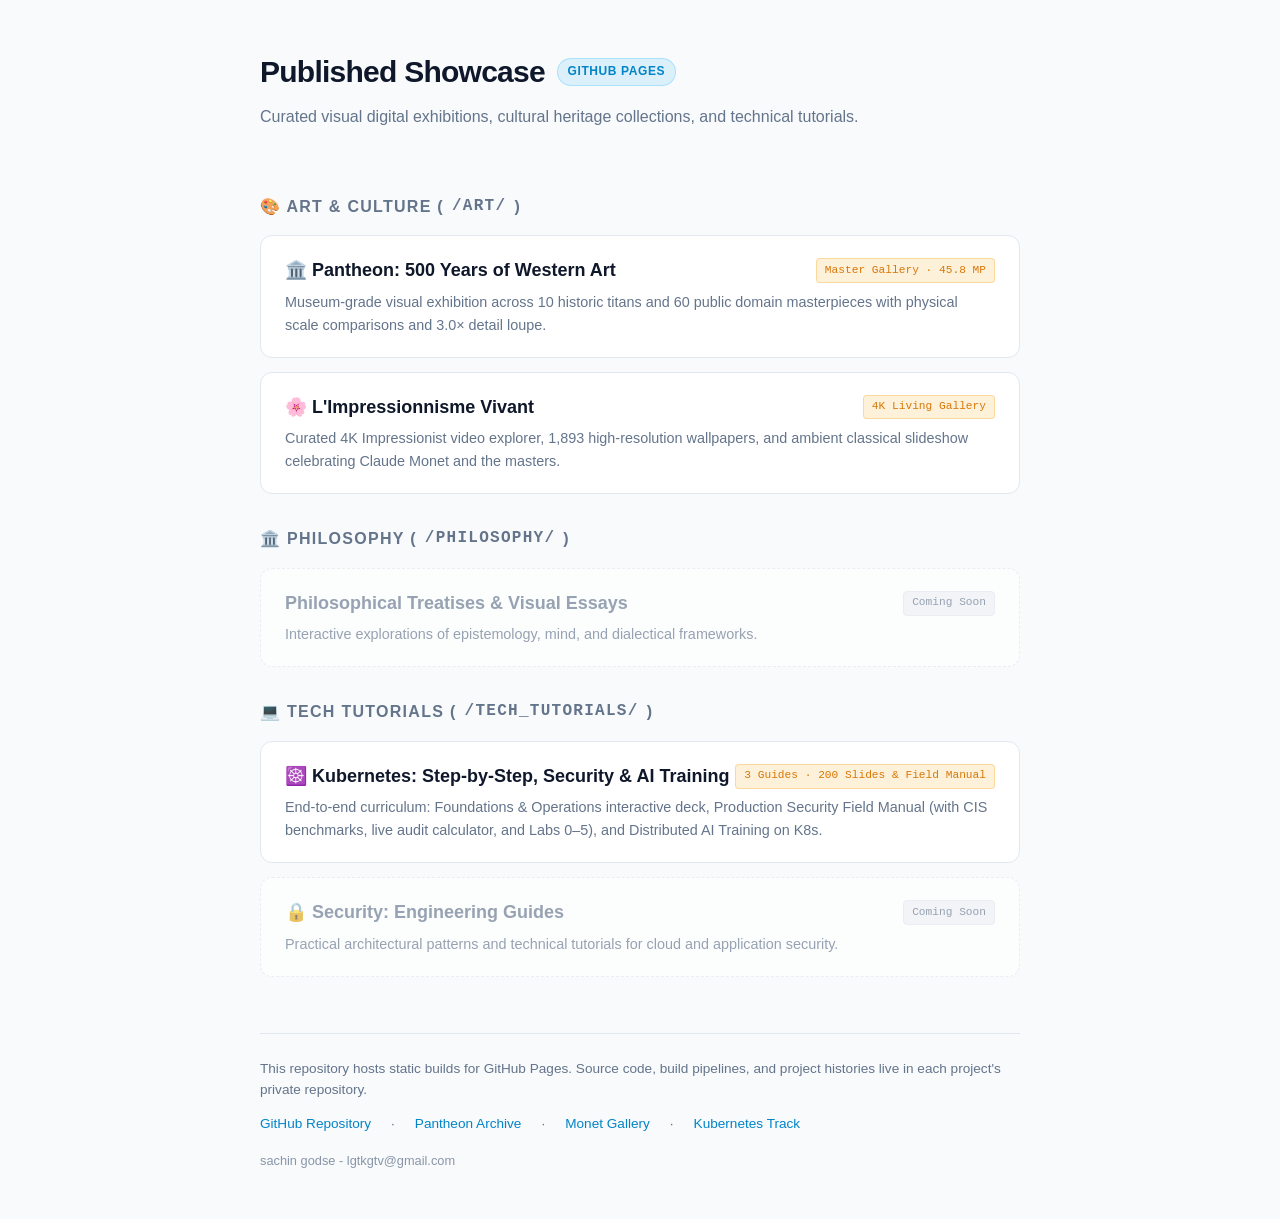
<file: index.html>
<!DOCTYPE html>
<html lang="en">
<head>
  <meta charset="UTF-8">
  <meta name="viewport" content="width=device-width, initial-scale=1.0">
  <title>lgtkgtv · Published Showcase</title>
  <meta name="description" content="Published static web exhibitions, visual essays, and technical tutorials by lgtkgtv. Hosted on GitHub Pages.">
  <style>
    :root {
      color-scheme: light dark;
      --bg: #090d16;
      --surface: #111726;
      --surface-hover: #172033;
      --border: #1e293b;
      --text: #f1f5f9;
      --text-muted: #94a3b8;
      --accent: #38bdf8;
      --accent-hover: #7dd3fc;
      --gold: #f59e0b;
    }

    @media (prefers-color-scheme: light) {
      :root {
        --bg: #f8fafc;
        --surface: #ffffff;
        --surface-hover: #f1f5f9;
        --border: #e2e8f0;
        --text: #0f172a;
        --text-muted: #64748b;
        --accent: #0284c7;
        --accent-hover: #0369a1;
        --gold: #d97706;
      }
    }

    * { box-sizing: border-box; margin: 0; padding: 0; }
    
    body {
      font-family: -apple-system, BlinkMacSystemFont, "Segoe UI", Roboto, Helvetica, Arial, sans-serif;
      background-color: var(--bg);
      color: var(--text);
      line-height: 1.6;
      padding: 3rem 1.5rem;
      min-height: 100vh;
      display: flex;
      flex-direction: column;
      align-items: center;
    }

    .container {
      width: 100%;
      max-width: 760px;
    }

    header {
      margin-bottom: 2.5rem;
      border-b: 1px solid var(--border);
      padding-bottom: 1.5rem;
    }

    .brand {
      display: flex;
      align-items: center;
      gap: 0.75rem;
      margin-bottom: 0.5rem;
    }

    .badge {
      font-size: 0.75rem;
      font-weight: 600;
      text-transform: uppercase;
      letter-spacing: 0.05em;
      padding: 0.2rem 0.6rem;
      border-radius: 9999px;
      background-color: rgba(56, 189, 248, 0.15);
      color: var(--accent);
      border: 1px solid rgba(56, 189, 248, 0.3);
    }

    h1 {
      font-size: 1.875rem;
      font-weight: 700;
      letter-spacing: -0.025em;
    }

    .lead {
      color: var(--text-muted);
      font-size: 1rem;
      margin-top: 0.5rem;
    }

    .section-title {
      font-size: 1rem;
      font-weight: 600;
      text-transform: uppercase;
      letter-spacing: 0.08em;
      color: var(--text-muted);
      margin: 2rem 0 1rem 0;
      display: flex;
      align-items: center;
      gap: 0.5rem;
    }

    .project-grid {
      display: flex;
      flex-direction: column;
      gap: 0.875rem;
    }

    .card {
      display: block;
      background-color: var(--surface);
      border: 1px solid var(--border);
      border-radius: 0.75rem;
      padding: 1.25rem 1.5rem;
      text-decoration: none;
      color: inherit;
      transition: all 0.2s ease;
    }

    .card:hover {
      background-color: var(--surface-hover);
      border-color: var(--accent);
      transform: translateY(-1px);
    }

    .card-header {
      display: flex;
      align-items: center;
      justify-content: space-between;
      margin-bottom: 0.35rem;
    }

    .card-title {
      font-size: 1.125rem;
      font-weight: 600;
      color: var(--text);
    }

    .card:hover .card-title {
      color: var(--accent);
    }

    .card-tag {
      font-size: 0.7rem;
      font-family: monospace;
      padding: 0.15rem 0.5rem;
      border-radius: 0.25rem;
      background-color: rgba(245, 158, 11, 0.15);
      color: var(--gold);
      border: 1px solid rgba(245, 158, 11, 0.3);
    }

    .card-desc {
      font-size: 0.9rem;
      color: var(--text-muted);
    }

    .card-muted {
      opacity: 0.65;
      cursor: not-allowed;
      border-style: dashed;
    }

    .card-muted:hover {
      transform: none;
      background-color: var(--surface);
      border-color: var(--border);
    }

    .card-muted .card-title {
      color: var(--text-muted);
    }

    footer {
      margin-top: 3.5rem;
      padding-top: 1.5rem;
      border-top: 1px solid var(--border);
      font-size: 0.85rem;
      color: var(--text-muted);
      display: flex;
      flex-direction: column;
      gap: 0.75rem;
      width: 100%;
      max-width: 760px;
    }

    .footer-links {
      display: flex;
      gap: 1.25rem;
      flex-wrap: wrap;
    }

    .footer-links a {
      color: var(--accent);
      text-decoration: none;
    }

    .footer-links a:hover {
      text-decoration: underline;
    }

    .attribution {
      font-size: 0.8rem;
      color: var(--text-muted);
      opacity: 0.75;
      margin-top: 0.25rem;
    }

    .attribution a {
      color: inherit;
      text-decoration: none;
    }

    .attribution a:hover {
      text-decoration: underline;
    }
  </style>
</head>
<body>

  <main class="container">
    <header>
      <div class="brand">
        <h1>Published Showcase</h1>
        <span class="badge">GitHub Pages</span>
      </div>
      <p class="lead">Curated visual digital exhibitions, cultural heritage collections, and technical tutorials.</p>
    </header>

    <!-- Art Category -->
    <section>
      <h2 class="section-title">🎨 Art &amp; Culture (<code>/art/</code>)</h2>
      <div class="project-grid">

        <a class="card" href="./art/pantheon-art/">
          <div class="card-header">
            <span class="card-title">🏛️ Pantheon: 500 Years of Western Art</span>
            <span class="card-tag">Master Gallery · 45.8 MP</span>
          </div>
          <p class="card-desc">Museum-grade visual exhibition across 10 historic titans and 60 public domain masterpieces with physical scale comparisons and 3.0× detail loupe.</p>
        </a>

        <a class="card" href="./art/monet-gallery/">
          <div class="card-header">
            <span class="card-title">🌸 L'Impressionnisme Vivant</span>
            <span class="card-tag">4K Living Gallery</span>
          </div>
          <p class="card-desc">Curated 4K Impressionist video explorer, 1,893 high-resolution wallpapers, and ambient classical slideshow celebrating Claude Monet and the masters.</p>
        </a>

      </div>
    </section>

    <!-- Philosophy Category -->
    <section>
      <h2 class="section-title">🏛️ Philosophy (<code>/philosophy/</code>)</h2>
      <div class="project-grid">
        <div class="card card-muted">
          <div class="card-header">
            <span class="card-title">Philosophical Treatises &amp; Visual Essays</span>
            <span class="card-tag" style="background-color: rgba(148, 163, 184, 0.15); color: var(--text-muted); border-color: var(--border);">Coming Soon</span>
          </div>
          <p class="card-desc">Interactive explorations of epistemology, mind, and dialectical frameworks.</p>
        </div>
      </div>
    </section>

    <!-- Tech Tutorials Category -->
    <section>
      <h2 class="section-title">💻 Tech Tutorials (<code>/tech_tutorials/</code>)</h2>
      <div class="project-grid">
        <a class="card" href="./tech_tutorials/k8/">
          <div class="card-header">
            <span class="card-title">☸️ Kubernetes: Step-by-Step, Security &amp; AI Training</span>
            <span class="card-tag">3 Guides · 200 Slides &amp; Field Manual</span>
          </div>
          <p class="card-desc">End-to-end curriculum: Foundations &amp; Operations interactive deck, Production Security Field Manual (with CIS benchmarks, live audit calculator, and Labs 0–5), and Distributed AI Training on K8s.</p>
        </a>
        <div class="card card-muted">
          <div class="card-header">
            <span class="card-title">🔒 Security: Engineering Guides</span>
            <span class="card-tag" style="background-color: rgba(148, 163, 184, 0.15); color: var(--text-muted); border-color: var(--border);">Coming Soon</span>
          </div>
          <p class="card-desc">Practical architectural patterns and technical tutorials for cloud and application security.</p>
        </div>
      </div>
    </section>
  </main>

  <footer>
    <p>This repository hosts static builds for GitHub Pages. Source code, build pipelines, and project histories live in each project's private repository.</p>
    <div class="footer-links">
      <a href="https://github.com/lgtkgtv/pub" target="_blank" rel="noopener noreferrer">GitHub Repository</a>
      <span>·</span>
      <a href="./art/pantheon-art/">Pantheon Archive</a>
      <span>·</span>
      <a href="./art/monet-gallery/">Monet Gallery</a>
      <span>·</span>
      <a href="./tech_tutorials/k8/">Kubernetes Track</a>
    </div>
    <p class="attribution">sachin godse - <a href="mailto:lgtkgtv@gmail.com">lgtkgtv@gmail.com</a></p>
  </footer>

</body>
</html>
</file>
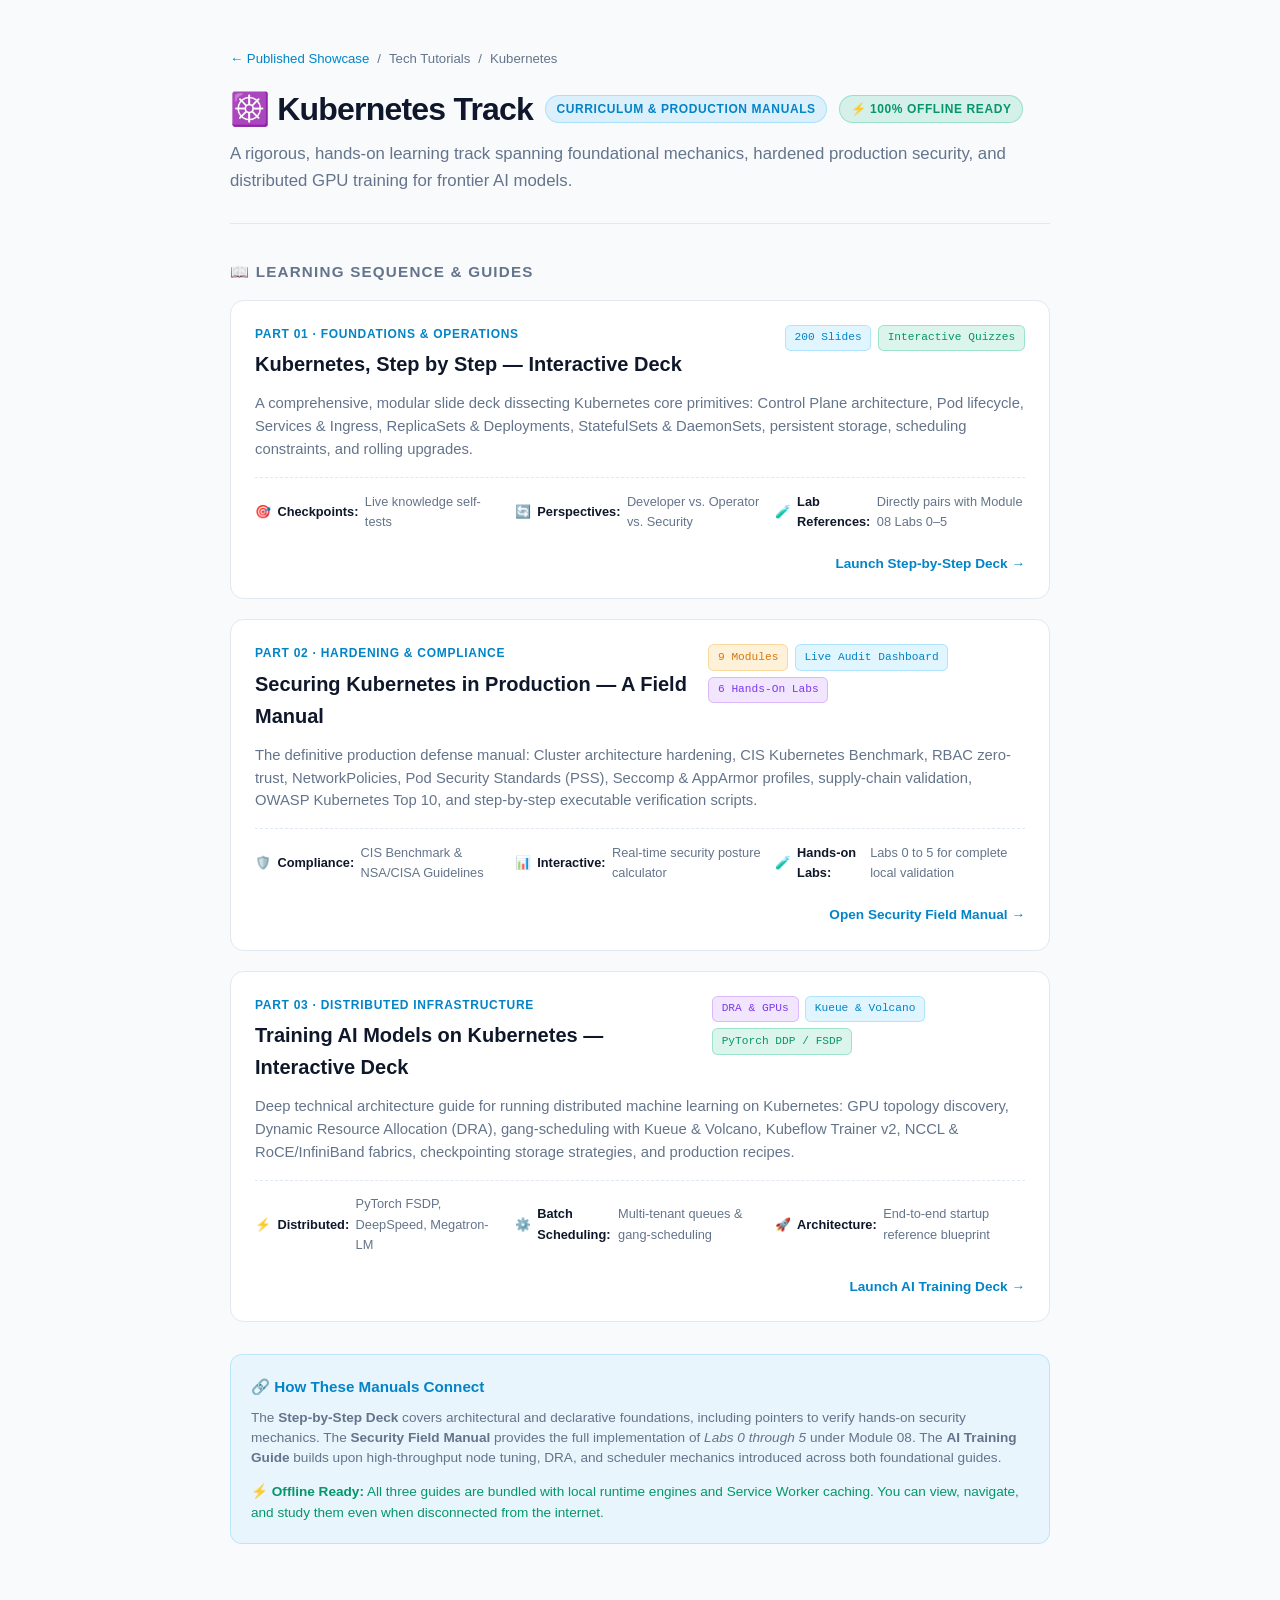
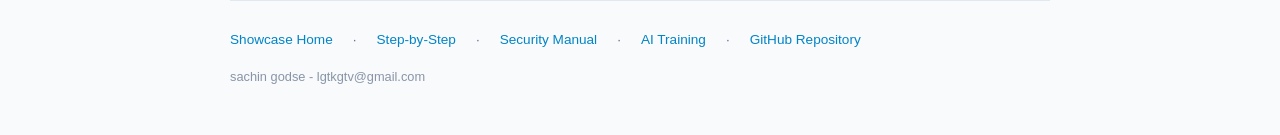
<file: tech_tutorials/k8/index.html>
<!DOCTYPE html>
<html lang="en">
<head>
  <meta charset="UTF-8">
  <meta name="viewport" content="width=device-width, initial-scale=1.0">
  <title>Kubernetes Interactive Curriculum · lgtkgtv</title>
  <meta name="description" content="Comprehensive interactive Kubernetes tutorials: Step-by-Step operational deck, Production Security Field Manual with live audit dashboard & hands-on labs, and Distributed AI Training on K8s.">
  <meta name="theme-color" content="#090d16">
  <link rel="manifest" href="./manifest.json">
  <link rel="icon" type="image/svg+xml" href="./icons/icon.svg">
  <style>
    :root {
      color-scheme: light dark;
      --bg: #090d16;
      --surface: #111726;
      --surface-hover: #172033;
      --border: #1e293b;
      --text: #f1f5f9;
      --text-muted: #94a3b8;
      --accent: #38bdf8;
      --accent-hover: #7dd3fc;
      --gold: #f59e0b;
      --green: #10b981;
      --purple: #a855f7;
    }

    @media (prefers-color-scheme: light) {
      :root {
        --bg: #f8fafc;
        --surface: #ffffff;
        --surface-hover: #f1f5f9;
        --border: #e2e8f0;
        --text: #0f172a;
        --text-muted: #64748b;
        --accent: #0284c7;
        --accent-hover: #0369a1;
        --gold: #d97706;
        --green: #059669;
        --purple: #7c3aed;
      }
    }

    * { box-sizing: border-box; margin: 0; padding: 0; }

    body {
      font-family: -apple-system, BlinkMacSystemFont, "Segoe UI", Roboto, Helvetica, Arial, sans-serif;
      background-color: var(--bg);
      color: var(--text);
      line-height: 1.6;
      padding: 3rem 1.5rem;
      min-height: 100vh;
      display: flex;
      flex-direction: column;
      align-items: center;
    }

    .container {
      width: 100%;
      max-width: 820px;
    }

    .breadcrumb {
      font-size: 0.825rem;
      margin-bottom: 1.25rem;
      display: flex;
      align-items: center;
      gap: 0.5rem;
      color: var(--text-muted);
    }

    .breadcrumb a {
      color: var(--accent);
      text-decoration: none;
    }

    .breadcrumb a:hover {
      text-decoration: underline;
    }

    header {
      margin-bottom: 2.25rem;
      border-bottom: 1px solid var(--border);
      padding-bottom: 1.75rem;
    }

    .brand {
      display: flex;
      align-items: center;
      gap: 0.75rem;
      margin-bottom: 0.5rem;
      flex-wrap: wrap;
    }

    .badge {
      font-size: 0.75rem;
      font-weight: 600;
      text-transform: uppercase;
      letter-spacing: 0.05em;
      padding: 0.2rem 0.65rem;
      border-radius: 9999px;
      background-color: rgba(56, 189, 248, 0.15);
      color: var(--accent);
      border: 1px solid rgba(56, 189, 248, 0.3);
    }

    h1 {
      font-size: 2rem;
      font-weight: 700;
      letter-spacing: -0.025em;
      line-height: 1.25;
    }

    .lead {
      color: var(--text-muted);
      font-size: 1.05rem;
      margin-top: 0.75rem;
    }

    .section-title {
      font-size: 0.95rem;
      font-weight: 600;
      text-transform: uppercase;
      letter-spacing: 0.08em;
      color: var(--text-muted);
      margin: 2.25rem 0 1rem 0;
      display: flex;
      align-items: center;
      gap: 0.5rem;
    }

    .tutorial-stack {
      display: flex;
      flex-direction: column;
      gap: 1.25rem;
    }

    .tutorial-card {
      background-color: var(--surface);
      border: 1px solid var(--border);
      border-radius: 0.85rem;
      padding: 1.5rem;
      text-decoration: none;
      color: inherit;
      transition: all 0.2s ease;
      display: flex;
      flex-direction: column;
      gap: 0.75rem;
      position: relative;
    }

    .tutorial-card:hover {
      background-color: var(--surface-hover);
      border-color: var(--accent);
      transform: translateY(-2px);
      box-shadow: 0 10px 25px -5px rgba(0, 0, 0, 0.2);
    }

    .card-top {
      display: flex;
      align-items: flex-start;
      justify-content: space-between;
      gap: 1rem;
    }

    .card-title-group {
      display: flex;
      flex-direction: column;
      gap: 0.25rem;
    }

    .card-order {
      font-size: 0.75rem;
      font-weight: 700;
      text-transform: uppercase;
      letter-spacing: 0.06em;
      color: var(--accent);
    }

    .card-title {
      font-size: 1.25rem;
      font-weight: 700;
      color: var(--text);
    }

    .tutorial-card:hover .card-title {
      color: var(--accent);
    }

    .tag-group {
      display: flex;
      gap: 0.4rem;
      flex-wrap: wrap;
    }

    .card-tag {
      font-size: 0.7rem;
      font-family: monospace;
      padding: 0.2rem 0.55rem;
      border-radius: 0.35rem;
      white-space: nowrap;
    }

    .tag-blue {
      background-color: rgba(56, 189, 248, 0.15);
      color: var(--accent);
      border: 1px solid rgba(56, 189, 248, 0.3);
    }

    .tag-gold {
      background-color: rgba(245, 158, 11, 0.15);
      color: var(--gold);
      border: 1px solid rgba(245, 158, 11, 0.3);
    }

    .tag-green {
      background-color: rgba(16, 185, 129, 0.15);
      color: var(--green);
      border: 1px solid rgba(16, 185, 129, 0.3);
    }

    .tag-purple {
      background-color: rgba(168, 85, 247, 0.15);
      color: var(--purple);
      border: 1px solid rgba(168, 85, 247, 0.3);
    }

    .card-desc {
      font-size: 0.925rem;
      color: var(--text-muted);
      line-height: 1.55;
    }

    .card-highlights {
      display: grid;
      grid-template-columns: repeat(auto-fit, minmax(200px, 1fr));
      gap: 0.6rem;
      margin-top: 0.25rem;
      padding-top: 0.85rem;
      border-top: 1px dashed var(--border);
    }

    .highlight-item {
      font-size: 0.8rem;
      color: var(--text-muted);
      display: flex;
      align-items: center;
      gap: 0.4rem;
    }

    .highlight-item strong {
      color: var(--text);
    }

    .action-row {
      display: flex;
      justify-content: flex-end;
      align-items: center;
      margin-top: 0.5rem;
    }

    .action-btn {
      font-size: 0.85rem;
      font-weight: 600;
      color: var(--accent);
      display: inline-flex;
      align-items: center;
      gap: 0.35rem;
    }

    .info-banner {
      background-color: rgba(56, 189, 248, 0.08);
      border: 1px solid rgba(56, 189, 248, 0.25);
      border-radius: 0.75rem;
      padding: 1.25rem;
      margin-top: 2rem;
      display: flex;
      flex-direction: column;
      gap: 0.5rem;
    }

    .info-banner h3 {
      font-size: 0.95rem;
      font-weight: 600;
      color: var(--accent);
      display: flex;
      align-items: center;
      gap: 0.4rem;
    }

    .info-banner p {
      font-size: 0.85rem;
      color: var(--text-muted);
      line-height: 1.5;
    }

    footer {
      margin-top: 3.5rem;
      padding-top: 1.75rem;
      border-top: 1px solid var(--border);
      font-size: 0.85rem;
      color: var(--text-muted);
      display: flex;
      flex-direction: column;
      gap: 0.75rem;
      width: 100%;
      max-width: 820px;
    }

    .footer-links {
      display: flex;
      gap: 1.25rem;
      flex-wrap: wrap;
    }

    .footer-links a {
      color: var(--accent);
      text-decoration: none;
    }

    .footer-links a:hover {
      text-decoration: underline;
    }

    .attribution {
      font-size: 0.8rem;
      color: var(--text-muted);
      opacity: 0.75;
      margin-top: 0.25rem;
    }

    .attribution a {
      color: inherit;
      text-decoration: none;
    }

    .attribution a:hover {
      text-decoration: underline;
    }
  </style>
</head>
<body>

  <main class="container">
    <nav class="breadcrumb">
      <a href="../../index.html">← Published Showcase</a>
      <span>/</span>
      <span>Tech Tutorials</span>
      <span>/</span>
      <span>Kubernetes</span>
    </nav>

    <header>
      <div class="brand">
        <h1>☸️ Kubernetes Track</h1>
        <span class="badge">Curriculum &amp; Production Manuals</span>
        <span class="badge" style="background-color: rgba(16, 185, 129, 0.15); color: var(--green); border-color: rgba(16, 185, 129, 0.3);">⚡ 100% Offline Ready</span>
      </div>
      <p class="lead">
        A rigorous, hands-on learning track spanning foundational mechanics, hardened production security, and distributed GPU training for frontier AI models.
      </p>
    </header>

    <section>
      <h2 class="section-title">📖 Learning Sequence &amp; Guides</h2>

      <div class="tutorial-stack">

        <!-- Tutorial 1: Step by Step -->
        <a class="tutorial-card" href="./step-by-step.html">
          <div class="card-top">
            <div class="card-title-group">
              <span class="card-order">Part 01 · Foundations &amp; Operations</span>
              <h3 class="card-title">Kubernetes, Step by Step — Interactive Deck</h3>
            </div>
            <div class="tag-group">
              <span class="card-tag tag-blue">200 Slides</span>
              <span class="card-tag tag-green">Interactive Quizzes</span>
            </div>
          </div>
          <p class="card-desc">
            A comprehensive, modular slide deck dissecting Kubernetes core primitives: Control Plane architecture, Pod lifecycle, Services &amp; Ingress, ReplicaSets &amp; Deployments, StatefulSets &amp; DaemonSets, persistent storage, scheduling constraints, and rolling upgrades.
          </p>
          <div class="card-highlights">
            <div class="highlight-item">🎯 <strong>Checkpoints:</strong> Live knowledge self-tests</div>
            <div class="highlight-item">🔄 <strong>Perspectives:</strong> Developer vs. Operator vs. Security</div>
            <div class="highlight-item">🧪 <strong>Lab References:</strong> Directly pairs with Module 08 Labs 0–5</div>
          </div>
          <div class="action-row">
            <span class="action-btn">Launch Step-by-Step Deck →</span>
          </div>
        </a>

        <!-- Tutorial 2: Production Security Field Manual -->
        <a class="tutorial-card" href="./security-field-manual.html">
          <div class="card-top">
            <div class="card-title-group">
              <span class="card-order">Part 02 · Hardening &amp; Compliance</span>
              <h3 class="card-title">Securing Kubernetes in Production — A Field Manual</h3>
            </div>
            <div class="tag-group">
              <span class="card-tag tag-gold">9 Modules</span>
              <span class="card-tag tag-blue">Live Audit Dashboard</span>
              <span class="card-tag tag-purple">6 Hands-On Labs</span>
            </div>
          </div>
          <p class="card-desc">
            The definitive production defense manual: Cluster architecture hardening, CIS Kubernetes Benchmark, RBAC zero-trust, NetworkPolicies, Pod Security Standards (PSS), Seccomp &amp; AppArmor profiles, supply-chain validation, OWASP Kubernetes Top 10, and step-by-step executable verification scripts.
          </p>
          <div class="card-highlights">
            <div class="highlight-item">🛡️ <strong>Compliance:</strong> CIS Benchmark &amp; NSA/CISA Guidelines</div>
            <div class="highlight-item">📊 <strong>Interactive:</strong> Real-time security posture calculator</div>
            <div class="highlight-item">🧪 <strong>Hands-on Labs:</strong> Labs 0 to 5 for complete local validation</div>
          </div>
          <div class="action-row">
            <span class="action-btn">Open Security Field Manual →</span>
          </div>
        </a>

        <!-- Tutorial 3: AI Training on K8s -->
        <a class="tutorial-card" href="./ai-training.html">
          <div class="card-top">
            <div class="card-title-group">
              <span class="card-order">Part 03 · Distributed Infrastructure</span>
              <h3 class="card-title">Training AI Models on Kubernetes — Interactive Deck</h3>
            </div>
            <div class="tag-group">
              <span class="card-tag tag-purple">DRA &amp; GPUs</span>
              <span class="card-tag tag-blue">Kueue &amp; Volcano</span>
              <span class="card-tag tag-green">PyTorch DDP / FSDP</span>
            </div>
          </div>
          <p class="card-desc">
            Deep technical architecture guide for running distributed machine learning on Kubernetes: GPU topology discovery, Dynamic Resource Allocation (DRA), gang-scheduling with Kueue &amp; Volcano, Kubeflow Trainer v2, NCCL &amp; RoCE/InfiniBand fabrics, checkpointing storage strategies, and production recipes.
          </p>
          <div class="card-highlights">
            <div class="highlight-item">⚡ <strong>Distributed:</strong> PyTorch FSDP, DeepSpeed, Megatron-LM</div>
            <div class="highlight-item">⚙️ <strong>Batch Scheduling:</strong> Multi-tenant queues &amp; gang-scheduling</div>
            <div class="highlight-item">🚀 <strong>Architecture:</strong> End-to-end startup reference blueprint</div>
          </div>
          <div class="action-row">
            <span class="action-btn">Launch AI Training Deck →</span>
          </div>
        </a>

      </div>
    </section>

    <!-- Cross-Tutorial Integration Note -->
    <section class="info-banner">
      <h3>🔗 How These Manuals Connect</h3>
      <p>
        The <strong>Step-by-Step Deck</strong> covers architectural and declarative foundations, including pointers to verify hands-on security mechanics. The <strong>Security Field Manual</strong> provides the full implementation of <em>Labs 0 through 5</em> under Module 08. The <strong>AI Training Guide</strong> builds upon high-throughput node tuning, DRA, and scheduler mechanics introduced across both foundational guides.
      </p>
      <p style="margin-top: 0.35rem; color: var(--green);">
        ⚡ <strong>Offline Ready:</strong> All three guides are bundled with local runtime engines and Service Worker caching. You can view, navigate, and study them even when disconnected from the internet.
      </p>
    </section>
  </main>

  <footer>
    <div class="footer-links">
      <a href="../../index.html">Showcase Home</a>
      <span>·</span>
      <a href="./step-by-step.html">Step-by-Step</a>
      <span>·</span>
      <a href="./security-field-manual.html">Security Manual</a>
      <span>·</span>
      <a href="./ai-training.html">AI Training</a>
      <span>·</span>
      <a href="https://github.com/lgtkgtv/pub" target="_blank" rel="noopener noreferrer">GitHub Repository</a>
    </div>
    <p class="attribution">sachin godse - <a href="mailto:lgtkgtv@gmail.com">lgtkgtv@gmail.com</a></p>
  </footer>

  <script>
    if ('serviceWorker' in navigator && location.protocol.startsWith('http')) {
      window.addEventListener('load', () => {
        navigator.serviceWorker.register('./sw.js').catch(err => {
          console.warn('Service worker registration failed:', err);
        });
      });
    }
  </script>
</body>
</html>
</file>
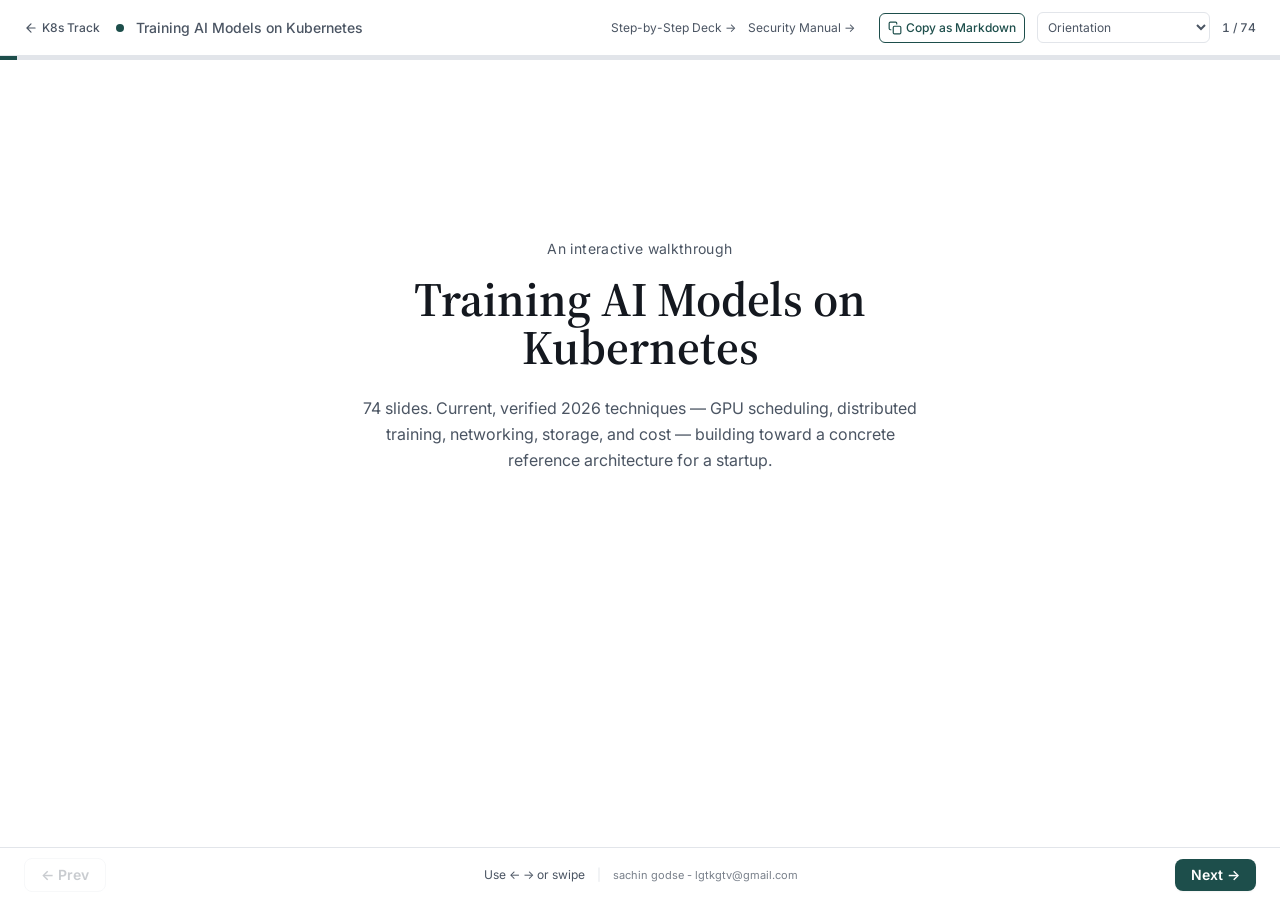
<file: tech_tutorials/k8/ai-training.html>
<!DOCTYPE html>
<html lang="en">
<head>
<meta charset="UTF-8">
<meta name="viewport" content="width=device-width, initial-scale=1.0">
<title>Training AI Models on Kubernetes — Interactive Deck</title>
<meta name="theme-color" content="#14181F">
<link rel="manifest" href="./manifest.json">
<link rel="icon" type="image/svg+xml" href="./icons/icon.svg">
<script src="./vendor/tailwindcss.js"></script>
<script src="./vendor/marked.min.js"></script>
<link rel="preconnect" href="https://fonts.googleapis.com">
<link href="https://fonts.googleapis.com/css2?family=Source+Serif+4:opsz,wght@8..60,400;8..60,600;8..60,700&family=Inter:wght@400;500;600;700&family=IBM+Plex+Mono:wght@400;500;600&display=swap" rel="stylesheet" media="print" onload="this.media='all'">
<noscript>
  <link href="https://fonts.googleapis.com/css2?family=Source+Serif+4:opsz,wght@8..60,400;8..60,600;8..60,700&family=Inter:wght@400;500;600;700&family=IBM+Plex+Mono:wght@400;500;600&display=swap" rel="stylesheet">
</noscript>
<script>
  tailwind.config = {
    theme: { extend: {
      colors: { ink:'#14181F', subink:'#4B5563', surface:'#F6F7F9', line:'#E2E5EA',
                teal:'#1D4E4B', tealsoft:'#E8F0EF', rust:'#A8412B', rustsoft:'#FBECE8',
                amber:'#8A5A12', ambersoft:'#FBF2E1' },
      fontFamily: { serif:['"Source Serif 4"','Georgia','serif'], sans:['Inter','system-ui','sans-serif'], mono:['"IBM Plex Mono"','monospace'] }
    }}
  }
</script>
<style>
  :root { --app-height: 100vh; }
  @supports (height: 100dvh) { :root { --app-height: 100dvh; } }
  html { height: 100%; }
  body {
    height: 100%;
    height: var(--app-height);
    min-height: -webkit-fill-available;
    font-family: 'Inter', system-ui, sans-serif;
  }
  h1,h2,h3,.serif{font-family:'Source Serif 4',Georgia,serif;}
  code,.mono{font-family:'IBM Plex Mono',monospace;}
  ::selection{background:#E8F0EF;color:#14181F;}
  .focus-ring:focus-visible{outline:2px solid #1D4E4B;outline-offset:2px;}
  @media (prefers-reduced-motion: reduce){*{transition:none !important;}}
  #slideStage{ animation: fadeIn .18s ease; }
  @keyframes fadeIn{ from{opacity:0; transform: translateY(4px);} to{opacity:1; transform: translateY(0);} }
  .deeper-prose h2{font-family:'Source Serif 4',Georgia,serif;font-size:1.25rem;font-weight:600;color:#14181F;margin-top:1.25rem;margin-bottom:.75rem;}
  .deeper-prose h2:first-child{margin-top:0;}
  .deeper-prose h3{font-size:1.05rem;font-weight:600;color:#14181F;margin-top:1rem;margin-bottom:.5rem;}
  .deeper-prose p{color:#14181F;line-height:1.65;margin-bottom:.75rem;}
  .deeper-prose ul,.deeper-prose ol{margin-bottom:.75rem;padding-left:1.25rem;}
  .deeper-prose li{color:#14181F;line-height:1.6;margin-bottom:.35rem;}
  .deeper-prose ul{list-style:disc;}
  .deeper-prose ol{list-style:decimal;}
  .deeper-prose strong{font-weight:600;color:#14181F;}
  .deeper-prose code{font-family:'IBM Plex Mono',monospace;background:#F6F7F9;padding:.1rem .3rem;border-radius:.25rem;font-size:.85em;}
  .deeper-prose pre{background:#14181F;color:#fff;padding:1rem;border-radius:.5rem;overflow-x:auto;margin-bottom:.75rem;}
  .deeper-prose pre code{background:none;padding:0;color:inherit;}
  .deeper-prose table{width:100%;border-collapse:collapse;margin-bottom:1rem;font-size:.875rem;}
  .deeper-prose th{background:#F6F7F9;text-align:left;padding:.5rem .75rem;border-bottom:1px solid #E2E5EA;font-weight:500;color:#4B5563;}
  .deeper-prose td{padding:.5rem .75rem;border-bottom:1px solid #E2E5EA;color:#4B5563;vertical-align:top;}
</style>
</head>
<body class="bg-white text-ink antialiased flex flex-col overflow-hidden">

  <!-- Top bar -->
  <header class="border-b border-line px-3 sm:px-6 py-2.5 sm:py-3 flex items-center justify-between gap-2 sm:gap-3 flex-shrink-0">
    <div class="flex items-center gap-2 sm:gap-3 min-w-0">
      <a href="./index.html" class="text-xs text-subink hover:text-ink flex items-center gap-1 mr-1 transition-colors" title="Kubernetes Tutorials Hub">
        <svg class="h-3.5 w-3.5" viewBox="0 0 24 24" fill="none" stroke="currentColor" stroke-width="2" stroke-linecap="round" stroke-linejoin="round"><path d="M19 12H5M12 19l-7-7 7-7"/></svg>
        <span class="hidden md:inline font-medium">K8s Track</span>
      </a>
      <span class="h-2 w-2 rounded-full bg-teal flex-shrink-0"></span>
      <span class="text-xs sm:text-sm text-subink truncate font-medium" id="chapterLabel">Training AI Models on Kubernetes</span>
    </div>
    <div class="flex items-center gap-1.5 sm:gap-3 flex-shrink-0">
      <a href="./step-by-step.html" class="hidden lg:inline text-xs text-subink hover:text-teal transition-colors">Step-by-Step Deck &rarr;</a>
      <a href="./security-field-manual.html" class="hidden lg:inline text-xs text-subink hover:text-teal transition-colors">Security Manual &rarr;</a>
      <span class="hidden sm:inline text-xs text-subink" id="quizScoreLabel"></span>
      <button id="copyMdBtn" onclick="copySlideMarkdown()" class="focus-ring flex items-center gap-1 text-xs font-medium text-teal border border-teal rounded-md px-2 py-1.5 hover:bg-tealsoft transition-colors" title="Copy as Markdown">
        <svg viewBox="0 0 24 24" class="h-3.5 w-3.5 flex-shrink-0" fill="none" stroke="currentColor" stroke-width="2" stroke-linecap="round" stroke-linejoin="round"><rect x="9" y="9" width="13" height="13" rx="2"/><path d="M5 15H4a2 2 0 0 1-2-2V4a2 2 0 0 1 2-2h9a2 2 0 0 1 2 2v1"/></svg>
        <span class="hidden md:inline" id="copyMdLabel">Copy as Markdown</span>
        <span class="hidden sm:inline md:hidden" id="copyMdLabelShort">Copy</span>
      </button>
      <select id="jumpSelect" class="text-xs border border-line rounded-md px-1.5 py-1.5 bg-white text-subink focus-ring max-w-[85px] sm:max-w-[140px] md:max-w-none"></select>
      
      <!-- Mobile Top Navigation Buttons -->
      <div class="flex items-center gap-1 sm:hidden">
        <button id="topPrevBtn" class="focus-ring p-1.5 text-subink border border-line rounded-md hover:bg-surface disabled:opacity-25 disabled:cursor-not-allowed" aria-label="Previous Slide">
          <svg class="h-3.5 w-3.5" viewBox="0 0 24 24" fill="none" stroke="currentColor" stroke-width="2.5" stroke-linecap="round" stroke-linejoin="round"><path d="M15 19l-7-7 7-7"/></svg>
        </button>
        <span class="text-[11px] font-semibold text-ink px-1 tabular-nums" id="topSlideCounter">1/1</span>
        <button id="topNextBtn" class="focus-ring px-2.5 py-1 text-xs font-semibold text-white bg-teal rounded-md hover:bg-[#163e3c] disabled:opacity-25 disabled:cursor-not-allowed flex items-center gap-0.5 shadow-sm" aria-label="Next Slide">
          <span>Next</span>
          <svg class="h-3 w-3" viewBox="0 0 24 24" fill="none" stroke="currentColor" stroke-width="2.5" stroke-linecap="round" stroke-linejoin="round"><path d="M9 5l7 7-7 7"/></svg>
        </button>
      </div>

      <!-- Desktop Slide Counter -->
      <span class="hidden sm:inline text-xs text-subink font-medium tabular-nums" id="slideCounter">1 / 1</span>
    </div>
  </header>

  <!-- Progress bar -->
  <div class="h-1 bg-line flex-shrink-0">
    <div id="progressBar" class="h-1 bg-teal transition-all duration-200" style="width:0%"></div>
  </div>

  <!-- Stage -->
  <main id="mainStage" class="flex-1 overflow-y-auto px-4 sm:px-10 py-5 sm:py-12">
    <div id="slideStage" class="max-w-4xl mx-auto"></div>
  </main>

  <!-- Bottom nav -->
  <footer class="border-t border-line px-3 sm:px-6 py-2 sm:py-2.5 flex items-center justify-between flex-shrink-0 text-xs text-subink bg-white/95 backdrop-blur z-20" style="padding-bottom: max(0.5rem, env(safe-area-inset-bottom, 0px));">
    <button id="prevBtn" class="focus-ring text-xs sm:text-sm font-semibold text-subink border border-line rounded-lg px-3.5 sm:px-4 py-2 sm:py-1.5 hover:bg-surface transition-colors disabled:opacity-30 disabled:cursor-not-allowed flex items-center gap-1">&larr; <span>Prev</span></button>
    <div class="flex items-center gap-3">
      <span class="sm:hidden text-xs font-semibold text-ink tabular-nums" id="mobileSlideCounter">1 / 1</span>
      <span class="hidden sm:inline">Use &larr; &rarr; or swipe</span>
      <span class="hidden md:inline text-line">|</span>
      <span class="hidden md:inline text-[11px] opacity-75">sachin godse - <a href="mailto:lgtkgtv@gmail.com" class="hover:underline">lgtkgtv@gmail.com</a></span>
    </div>
    <button id="nextBtn" class="focus-ring text-xs sm:text-sm font-semibold text-white bg-teal rounded-lg px-4 sm:px-4 py-2 sm:py-1.5 hover:bg-[#163e3c] transition-colors disabled:opacity-30 disabled:cursor-not-allowed shadow-sm flex items-center gap-1"><span>Next</span> &rarr;</button>
  </footer>

  <!-- Deeper insight modal -->
  <div id="deeperModal" class="hidden fixed inset-0 z-50 flex items-center justify-center p-4 sm:p-8">
    <div id="deeperBackdrop" class="absolute inset-0 bg-ink/40"></div>
    <div class="relative bg-white rounded-xl shadow-xl max-w-2xl w-full max-h-[85vh] overflow-y-auto border border-line">
      <div class="sticky top-0 bg-white border-b border-line px-6 py-4 flex items-center justify-between">
        <span class="text-sm font-medium text-teal">Deeper insight</span>
        <button id="deeperCloseBtn" class="focus-ring text-subink hover:text-ink" aria-label="Close">
          <svg viewBox="0 0 24 24" class="h-5 w-5" fill="none" stroke="currentColor" stroke-width="2" stroke-linecap="round"><path d="M18 6L6 18M6 6l12 12"/></svg>
        </button>
      </div>
      <div id="deeperContent" class="px-6 py-5 deeper-prose"></div>
    </div>
  </div>

<script>
const SLIDES = [{"type": "title"}, {"type": "divider", "part": "Orientation", "track": "meta", "title": "Kubernetes for training large AI models", "sub": "Current, established techniques \u2014 built toward one goal: a real reference architecture for a startup"}, {"type": "concept", "part": "Orientation", "track": "meta", "title": "What this deck assumes, and what it doesn't", "bullets": ["It assumes you've covered the core Kubernetes and security material already \u2014 RBAC, NetworkPolicy, admission control, and the rest aren't re-explained here.", "It does not assume access to a supercomputer. Every recommendation is framed for a startup's real constraint: a handful of GPU nodes now, a credible path to more later.", "Every tool named here was checked against current documentation and 2026 production reports while building this deck \u2014 not recalled from memory alone, because this space moves fast."], "note": null}, {"type": "divider", "part": "1 \u00b7 Why K8s", "track": "meta", "title": "The honest case, including where it's the wrong tool", "sub": "Slurm didn't lose \u2014 the ecosystem around K8s just caught up"}, {"type": "concept", "part": "1 \u00b7 Why K8s", "track": "ops", "title": "What Kubernetes was missing for HPC-style training, until recently", "bullets": ["The default scheduler bin-packs pod by pod \u2014 it has no native concept of GPU topology, NUMA boundaries, or NVLink bandwidth between GPUs on the same node.", "Distributed training needs gang scheduling: all N pods of a job must start together, or none should start at all \u2014 vanilla Kubernetes has no such guarantee.", "For years, this is exactly why HPC shops defaulted to Slurm instead."], "note": null}, {"type": "concept", "part": "1 \u00b7 Why K8s", "track": "ops", "title": "What changed: the ecosystem, not Kubernetes core alone", "bullets": ["Topology-aware placement, gang scheduling, and tight network-fabric integration \u2014 the features that used to require Slurm \u2014 are now available on Kubernetes through a mature layer of operators and schedulers.", "Dynamic Resource Allocation (DRA) reached General Availability in Kubernetes 1.34, giving the scheduler a real, structured way to reason about accelerators instead of treating them as opaque integer counts.", "The result: by 2026, Kubernetes has become the default orchestration layer for AI infrastructure across most engineering organizations \u2014 not because it's simpler than Slurm, but because of portability and one ecosystem for both training and serving."], "note": null}, {"type": "concept", "part": "1 \u00b7 Why K8s", "track": "ops", "title": "When Kubernetes is still the wrong call for a startup", "bullets": ["A single researcher on a single 8-GPU box doesn't need an orchestrator at all \u2014 `torchrun` on bare metal is faster to set up and easier to debug.", "If your whole roadmap is inference-only (serving a fine-tuned open model), the training-specific tooling in this deck is mostly irrelevant \u2014 look at KServe/vLLM-focused infrastructure instead.", "Kubernetes earns its complexity the moment you have more than one training job competing for GPUs, more than one engineer running jobs, or a real path to scaling nodes \u2014 which, for a funded AI startup, is usually week one, not year two."], "note": null}, {"type": "quiz", "part": "1 \u00b7 Why K8s", "track": "meta", "q": "What capability, once missing from vanilla Kubernetes, was historically the strongest argument for using Slurm instead for distributed training?", "options": ["Container support", "Gang scheduling \u2014 all pods of a job starting together or not at all", "YAML configuration", "Logging"], "correct": 1, "explain": "Vanilla Kubernetes has no native concept of 'start all N pods together or none' \u2014 exactly what a distributed training job requires, and exactly what tools like Volcano and Kueue now add on top."}, {"type": "divider", "part": "2 \u00b7 GPU fundamentals", "track": "meta", "title": "How a GPU becomes a schedulable resource", "sub": "The device plugin era \u2014 still the baseline most clusters run today"}, {"type": "concept", "part": "2 \u00b7 GPU fundamentals", "track": "ops", "title": "The NVIDIA device plugin, the original mechanism", "bullets": ["Runs as a DaemonSet on every GPU node, discovers the physical GPUs, and advertises them to the kubelet as an extended resource: `nvidia.com/gpu`.", "A Pod requests GPUs the same way it requests CPU or memory \u2014 `resources.limits: {nvidia.com/gpu: 1}` \u2014 and the scheduler places it on a node with enough available.", "The limitation: to Kubernetes, a GPU is just an opaque integer. It has no idea if two requested GPUs are NVLink-connected or on opposite ends of the PCIe bus."], "note": null}, {"type": "concept", "part": "2 \u00b7 GPU fundamentals", "track": "ops", "title": "The NVIDIA GPU Operator: everything a GPU node needs, automated", "bullets": ["Bundles the driver installation, the device plugin, DCGM (monitoring), and the container toolkit into one Helm-installable operator \u2014 instead of hand-configuring each GPU node.", "Integrates with Node Feature Discovery (NFD) to label nodes with their GPU model, interconnect topology, and driver version \u2014 labels your scheduler and policies can then use directly."], "note": null}, {"type": "code", "part": "2 \u00b7 GPU fundamentals", "track": "ops", "title": "What a GPU request actually looks like", "lang": "yaml", "body": "resources:\n  limits:\n    nvidia.com/gpu: 8\nnodeSelector:\n  nvidia.com/gpu.product: NVIDIA-H100-80GB-HBM3", "note": "The node selector isn't decorative \u2014 the label came from NFD, populated by the GPU Operator, not hand-written by an admin."}, {"type": "quiz", "part": "2 \u00b7 GPU fundamentals", "track": "meta", "q": "In the classic NVIDIA device plugin model, how does Kubernetes represent a GPU to the scheduler?", "options": ["As a labeled, topology-aware object", "As an opaque extended resource \u2014 just an integer count, no topology information", "As a CRD with NVLink metadata", "GPUs cannot be scheduled without DRA"], "correct": 1, "explain": "This is exactly the limitation DRA was built to fix \u2014 the device plugin model works, but the scheduler genuinely cannot see interconnect topology through it."}, {"type": "divider", "part": "3 \u00b7 Modern GPU mgmt", "track": "meta", "title": "Where the ecosystem is actually headed in 2026", "sub": "DRA, partitioning, and a GPU-aware scheduler"}, {"type": "concept", "part": "3 \u00b7 Modern GPU mgmt", "track": "ops", "title": "Dynamic Resource Allocation (DRA), precisely", "bullets": ["DRA's core APIs (`resource.k8s.io/v1`) reached General Availability in Kubernetes 1.34 \u2014 a structured way to request and share hardware devices, not just count them.", "Instead of a bare integer, a workload requests a claim against a DeviceClass; the scheduler allocates a concrete device that satisfies it \u2014 bringing real topology and capability awareness into the allocation decision itself.", "NVIDIA donated its DRA driver for GPUs to CNCF at KubeCon Europe 2026, moving it from vendor-controlled to community-governed \u2014 a strong signal this is now the direction, not a vendor experiment.", "Kubernetes 1.37 continues expanding DRA specifically for large AI, GPU, and HPC workloads spanning multiple nodes and heterogeneous hardware."], "note": null, "deeper": "## ResourceClaim vs. ResourceClaimTemplate\n\nDRA introduces two related-but-different objects, and mixing them up is a common early mistake:\n\n- **`ResourceClaim`** \u2014 a standalone request for a device, created once and referenced by one or more Pods. Useful when several Pods in a job need to share the *same* allocated device (an NVLink-connected pair, for example).\n- **`ResourceClaimTemplate`** \u2014 a template a Pod spec references directly; Kubernetes creates a fresh `ResourceClaim` per Pod automatically. This is the common case for \"each of my 8 training workers needs its own GPU,\" and is what most Deployment-style or Job-style training workloads should reach for by default.\n\n**The mental model that keeps this straight:** a `ResourceClaimTemplate` is to a `ResourceClaim` roughly what a Deployment's pod template is to an actual Pod \u2014 a stamp that produces one per Pod, not a shared instance."}, {"type": "concept", "part": "3 \u00b7 Modern GPU mgmt", "track": "ops", "title": "GPU partitioning: MIG and time-slicing/MPS", "bullets": ["Multi-Instance GPU (MIG) on A100/H100 hardware splits one physical card into up to seven fully isolated instances (the `1g.10gb` profile on an 80GB A100, for example) \u2014 separate memory and separate fault domains, not just a software quota.", "Time-slicing and MPS are the software-only alternative: multiple workloads share a GPU without hardware isolation \u2014 cheaper hardware utilization, weaker isolation.", "As of now, DRA does not yet natively support time-slicing or MPS \u2014 that upstream work (KEP-5075, KEP-5691) is still pending, so today MIG is the more DRA-aligned path if you need to partition GPUs."], "note": null}, {"type": "concept", "part": "3 \u00b7 Modern GPU mgmt", "track": "ops", "title": "KAI Scheduler: a GPU-native secondary scheduler", "bullets": ["Open-sourced by NVIDIA in 2025, now a CNCF Sandbox project \u2014 runs alongside kube-scheduler specifically for GPU-aware bin-packing, preemption, and native GPU sharing.", "Where Kueue answers 'who gets to run and how much quota do they have,' KAI Scheduler and Volcano answer 'given that admission, how do we actually place these pods on the hardware efficiently.'"], "note": null}, {"type": "diagram", "part": "3 \u00b7 Modern GPU mgmt", "track": "ops", "title": "Where each piece sits in the stack", "svg": "<svg viewBox=\"0 0 700 220\" class=\"w-full\"><g font-family=\"Inter\" font-size=\"12\"><rect x=\"20\" y=\"20\" width=\"660\" height=\"50\" rx=\"8\" fill=\"#E8F0EF\" stroke=\"#1D4E4B\"/><text x=\"350\" y=\"50\" text-anchor=\"middle\" fill=\"#14181F\">Kueue \u2014 quota, queueing, which job is admitted at all</text><rect x=\"20\" y=\"85\" width=\"320\" height=\"50\" rx=\"8\" fill=\"#FBF2E1\" stroke=\"#8A5A12\"/><text x=\"180\" y=\"115\" text-anchor=\"middle\" fill=\"#14181F\">Volcano \u2014 gang scheduling (PodGroup)</text><rect x=\"360\" y=\"85\" width=\"320\" height=\"50\" rx=\"8\" fill=\"#FBF2E1\" stroke=\"#8A5A12\"/><text x=\"520\" y=\"115\" text-anchor=\"middle\" fill=\"#14181F\">KAI Scheduler \u2014 GPU bin-packing</text><rect x=\"20\" y=\"150\" width=\"660\" height=\"50\" rx=\"8\" fill=\"#FBECE8\" stroke=\"#A8412B\"/><text x=\"350\" y=\"180\" text-anchor=\"middle\" fill=\"#14181F\">DRA \u2014 the actual device allocation substrate (resource.k8s.io/v1)</text></g></svg>", "note": "These are complementary layers, not competing choices \u2014 most real clusters run several of these together."}, {"type": "quiz", "part": "3 \u00b7 Modern GPU mgmt", "track": "meta", "q": "What did DRA reaching GA in Kubernetes 1.34 fundamentally change?", "options": ["GPUs became free to schedule", "Device allocation moved from opaque integer counts to structured claims against device classes, enabling real topology and capability awareness", "MIG became mandatory", "Kueue was deprecated"], "correct": 1, "explain": "DRA changes where device knowledge lives \u2014 from an invisible integer to a claim the scheduler can actually reason about."}, {"type": "divider", "part": "4 \u00b7 Distributed patterns", "track": "meta", "title": "Why a training job isn't just 'more replicas'", "sub": "The parallelism strategies that decide your networking and scheduling requirements"}, {"type": "concept", "part": "4 \u00b7 Distributed patterns", "track": "ops", "title": "Data parallelism: the simplest, most common starting point", "bullets": ["Every GPU holds a full copy of the model; each processes a different slice of the batch, then gradients are synchronized (typically via all-reduce) before the next step.", "Scales well until the model itself no longer fits on one GPU \u2014 the point where data parallelism alone stops being enough."], "note": null}, {"type": "concept", "part": "4 \u00b7 Distributed patterns", "track": "ops", "title": "Tensor and pipeline parallelism: when the model doesn't fit", "bullets": ["Tensor parallelism splits individual layers' computations across GPUs \u2014 needs very high-bandwidth, low-latency interconnect (NVLink within a node) because it communicates on almost every operation.", "Pipeline parallelism splits the model by layer across GPUs or nodes, passing activations forward \u2014 more network-tolerant than tensor parallelism, but introduces pipeline bubbles (idle time) if not tuned carefully.", "Real large-model training combines all three \u2014 this is exactly what frameworks like DeepSpeed and Megatron-LM automate, rather than something you hand-roll."], "note": null, "deeper": "## The full picture: 3D parallelism and ZeRO\n\nReal large-model training rarely picks just one strategy \u2014 frameworks like DeepSpeed and Megatron-LM combine all three into what's commonly called **3D parallelism**:\n\n| Dimension | Splits | Typical scope |\n|---|---|---|\n| Data parallel | The batch | Across the whole cluster |\n| Tensor parallel | Individual layer computations | Within one node (NVLink domain) |\n| Pipeline parallel | The model's layers | Across nodes |\n\n**ZeRO (Zero Redundancy Optimizer)**, DeepSpeed's other major contribution, attacks a different problem: even *within* data parallelism, every GPU normally holds a full copy of the optimizer state, gradients, and parameters \u2014 hugely redundant. ZeRO stages progressively shard these across GPUs instead of replicating them:\n\n- **ZeRO-1**: shards optimizer state only\n- **ZeRO-2**: adds sharded gradients\n- **ZeRO-3**: adds sharded parameters themselves \u2014 enabling training models far larger than any single GPU's memory, without needing full tensor parallelism's tight interconnect requirement\n\n**Why this matters for your infrastructure decision:** ZeRO-3 is often what actually lets a startup train a bigger model on ordinary (non-InfiniBand) networking, because it trades some communication overhead for dramatically lower memory pressure \u2014 worth evaluating before assuming you need exotic networking (Part 7) just because the model is large."}, {"type": "concept", "part": "4 \u00b7 Distributed patterns", "track": "ops", "title": "Why this determines your infrastructure, not just your code", "bullets": ["Data parallelism can tolerate a slower network between nodes; tensor parallelism generally cannot \u2014 this single fact decides whether you need InfiniBand/RDMA or can get away with standard Ethernet.", "Every parallelism strategy above requires gang scheduling: a half-started job with only 5 of 8 workers running is not just slow, it's typically broken."], "note": null}, {"type": "quiz", "part": "4 \u00b7 Distributed patterns", "track": "meta", "q": "Which parallelism strategy places the tightest requirement on network bandwidth and latency between GPUs?", "options": ["Data parallelism", "Tensor parallelism", "Pipeline parallelism", "None \u2014 networking doesn't matter for training"], "correct": 1, "explain": "Tensor parallelism communicates on nearly every operation, which is why it's normally kept within a single node's NVLink domain rather than spread across nodes over ordinary networking."}, {"type": "divider", "part": "5 \u00b7 Orchestration", "track": "meta", "title": "Turning a training script into a Kubernetes-native job", "sub": "From per-framework operators to one unified API"}, {"type": "concept", "part": "5 \u00b7 Orchestration", "track": "ops", "title": "The legacy path: framework-specific operators", "bullets": ["PyTorchJob, TFJob, and MPIJob (from the original Kubeflow Training Operator) each defined a CRD tailored to one framework's distributed launch pattern.", "PyTorchJob, for instance, sets up the environment variables `torchrun` needs and lets PyTorch's own distributed APIs (including FSDP) handle the actual training strategy.", "This still works and is still deployed widely \u2014 but as of 2025/2026 it's the legacy path, being superseded by a unified successor."], "note": null}, {"type": "concept", "part": "5 \u00b7 Orchestration", "track": "ops", "title": "The current path: Kubeflow Trainer v2 and the TrainJob API", "bullets": ["A single CRD, `TrainJob`, replaces the separate per-framework operators \u2014 one API surface for PyTorch, TensorFlow, JAX, XGBoost, HuggingFace, DeepSpeed, and MPI workloads.", "It's built natively on top of JobSet (gang-scheduled, multi-group Kubernetes jobs) and LeaderWorkerSet \u2014 not a bespoke controller reimplementing that logic.", "It ships a Distributed Data Cache using Apache Arrow and DataFusion for zero-copy data streaming straight to GPU nodes, and framework-agnostic `PodFailurePolicy` and `SuccessPolicy` APIs \u2014 the latter lets a job stop early once its target objective is hit, saving GPU-hours."], "note": null, "deeper": "## Migration isn't usually a rewrite\n\nIf you already have PyTorchJob v1 manifests running in production, moving to TrainJob v2 is a real but bounded migration, not a from-scratch rewrite:\n\n- Your actual training code (the Python script `torchrun` launches) typically doesn't change at all \u2014 TrainJob still sets up the same environment variables PyTorch's distributed APIs expect.\n- What changes is the *manifest*: `pytorchReplicaSpecs.Master/Worker` collapses into `trainer.numNodes` plus a `ClusterTrainingRuntime` reference, which your platform team defines once and every team's TrainJob reuses.\n- Both APIs can coexist during a transition \u2014 there's no requirement to migrate every job on the same day, which matters if you have long-running or hard-to-reproduce training jobs already in flight.\n\n**The practical trigger for migrating a given team:** do it when they next need a capability v1 doesn't have (JAX/XGBoost support, the `SuccessPolicy` early-stop API, the built-in Distributed Data Cache) \u2014 not as a standalone infrastructure project with no immediate payoff."}, {"type": "code", "part": "5 \u00b7 Orchestration", "track": "ops", "title": "The API simplification, concretely", "lang": "yaml", "body": "# legacy PyTorchJob v1\napiVersion: kubeflow.org/v1\nkind: PyTorchJob\nspec:\n  pytorchReplicaSpecs:\n    Master: {replicas: 1, ...}\n    Worker: {replicas: 3, ...}\n\n# current TrainJob v2 \u2014 same shape, different API\napiVersion: trainer.kubeflow.org/v1alpha1\nkind: TrainJob\nspec:\n  runtimeRef: {kind: ClusterTrainingRuntime, name: torch-distributed}\n  trainer:\n    numNodes: 4\n    resourcesPerNode: {limits: {nvidia.com/gpu: \"4\"}}", "note": "Same underlying job, fewer framework-specific fields to remember \u2014 the ClusterTrainingRuntime absorbs that complexity."}, {"type": "concept", "part": "5 \u00b7 Orchestration", "track": "ops", "title": "Volcano: gang scheduling as its own layer", "bullets": ["Introduces the PodGroup abstraction: pods are scheduled as an atomic unit, so a distributed job's 8 workers either all start together or none do \u2014 no partial starts leaving GPUs idle waiting on the rest.", "As of 2026, described as the dominant choice specifically for enforcing gang scheduling across PyTorch, TensorFlow, and MPI jobs, with queue-based fairness so no single team monopolizes a shared node pool."], "note": null}, {"type": "quiz", "part": "5 \u00b7 Orchestration", "track": "meta", "q": "What does Kubeflow Trainer v2's TrainJob API replace, and what is it built on top of?", "options": ["Replaces Kubernetes itself; built on Docker", "Replaces the separate per-framework operators (PyTorchJob, TFJob, MPIJob); built on JobSet and LeaderWorkerSet", "Replaces Kueue; built on Volcano", "It's an entirely new scheduler, unrelated to prior tools"], "correct": 1, "explain": "TrainJob unifies what used to be separate framework-specific CRDs into one API, while relying on JobSet and LeaderWorkerSet to actually handle gang-scheduled pod groups underneath."}, {"type": "divider", "part": "6 \u00b7 Scheduling & tenancy", "track": "meta", "title": "Sharing scarce, expensive GPUs fairly", "sub": "Because GPUs are the resource every team is fighting over"}, {"type": "concept", "part": "6 \u00b7 Scheduling & tenancy", "track": "ops", "title": "Kueue: quota, queueing, and fairness", "bullets": ["Sits above the scheduler: decides whether a submitted job is admitted at all, based on ClusterQueue quotas, before the scheduler ever tries to place its pods.", "Supports topology-aware scheduling specifically for AI/ML workloads, where pod-to-pod bandwidth (which rack, which block) materially affects both runtime and cost.", "DRA-aware quota accounting exists in Kueue today, though it's still an early-stage integration \u2014 treat it as directionally correct, not yet as battle-hardened as CPU/memory quotas."], "note": null, "deeper": "## Cohorts: sharing quota without giving it away\n\nA detail worth knowing before you design your ClusterQueue layout: Kueue supports grouping multiple ClusterQueues into a **cohort**, which allows quota **borrowing** \u2014 a team with unused quota can lend idle capacity to another team's queue temporarily, without permanently reassigning it.\n\n**Why this matters for a startup specifically:** rigid per-team quotas (Team A gets 8 GPUs, Team B gets 8 GPUs, always) tend to leave capacity idle whenever one team isn't actively running jobs \u2014 exactly the utilization problem from Part 10, just caused by policy instead of scheduling. A cohort with borrowing lets you set those same nominal quotas as *fair-share targets* rather than hard walls, so idle capacity gets used by whoever currently needs it, while still reverting to the fair split the moment both teams are actually competing for GPUs."}, {"type": "concept", "part": "6 \u00b7 Scheduling & tenancy", "track": "ops", "title": "Priority, preemption, and what actually needs an SLA", "bullets": ["PriorityClass plus preemption lets an SLA-backed workload (a production fine-tuning job with a deadline) bump a best-effort exploratory job that can tolerate being requeued.", "The real design question for a startup: which jobs genuinely need guaranteed capacity, and which can run opportunistically? Most exploratory training does not need a hard SLA \u2014 treat capacity accordingly instead of over-provisioning for worst case."], "note": null}, {"type": "compare", "part": "6 \u00b7 Scheduling & tenancy", "track": "ops", "title": "The scheduling stack, who does what", "cols": ["Layer", "Answers", "Example tools"], "rows": [["Quota / admission", "Should this job be allowed to start at all, given current quota?", "Kueue"], ["Gang scheduling", "Do all of this job's pods start together, or none?", "Volcano, JobSet"], ["GPU-aware placement", "Given admission, which specific GPUs and nodes?", "KAI Scheduler, DRA"]], "note": null}, {"type": "quiz", "part": "6 \u00b7 Scheduling & tenancy", "track": "meta", "q": "What problem does Kueue solve that Volcano and KAI Scheduler don't?", "options": ["GPU topology awareness", "Whether a job is admitted at all, based on namespace/team quota, before scheduling even begins", "Gang scheduling of pod groups", "Container image scanning"], "correct": 1, "explain": "Kueue operates one layer up \u2014 admission and fairness across teams/queues \u2014 while Volcano and KAI Scheduler handle what happens once a job is admitted and needs to actually be placed."}, {"type": "divider", "part": "7 \u00b7 Networking", "track": "meta", "title": "The interconnect is usually the real bottleneck", "sub": "Not compute, not storage \u2014 the fabric between GPUs"}, {"type": "concept", "part": "7 \u00b7 Networking", "track": "ops", "title": "Why ordinary Ethernet often isn't enough", "bullets": ["Multi-node GPU training needs high-bandwidth, low-latency east-west traffic between nodes for gradient synchronization \u2014 without specialized networking, NCCL (NVIDIA's collective communication library) falls back to standard Ethernet and training times increase significantly.", "For multi-node LLM training specifically, the interconnect fabric is frequently the actual bottleneck \u2014 ahead of compute, memory, or storage."], "note": null}, {"type": "concept", "part": "7 \u00b7 Networking", "track": "ops", "title": "InfiniBand vs. RoCEv2, and GPUDirect RDMA", "bullets": ["InfiniBand is the traditional HPC fabric, purpose-built for this; RoCEv2 (RDMA over Converged Ethernet) gets similar benefits over Ethernet hardware, but in practice requires both PFC and ECN configured correctly on the switches to avoid packet loss under burst load.", "GPUDirect RDMA lets a network card read from and write to GPU memory directly, bypassing the CPU and system memory entirely \u2014 this is the actual mechanism that makes multi-node training fast, not just 'a fast network.'", "Cloud equivalents: AWS Elastic Fabric Adapter (EFA), Azure's RDMA-over-InfiniBand HPC VM sizes, and GCP's equivalents \u2014 all exist specifically so you don't have to rack your own InfiniBand switches to get this."], "note": null, "deeper": "## The cloud-specific names for the same idea\n\nEach major cloud brands its RDMA-capable networking differently \u2014 worth knowing so you're not searching for the wrong term in a given provider's docs:\n\n| Cloud | Their term | Underlying tech |\n|---|---|---|\n| AWS | Elastic Fabric Adapter (EFA) | Custom OS-bypass networking, works with NCCL via the AWS OFI NCCL plugin |\n| GCP | GPUDirect-TCPX / TCPXO | TCP-based GPUDirect variant tuned for GCP's network fabric |\n| Azure | InfiniBand-backed HPC VM sizes (e.g., `ND` series) | Traditional InfiniBand, closest to on-prem HPC networking |\n\n**The catch that trips people up on managed clouds:** even with the right instance type selected, these features are frequently opt-in \u2014 a specific placement group, a specific VPC/subnet configuration, or a specific machine image is often required to actually activate the fast path. Selecting an EFA-capable instance type does not automatically mean your training job is using EFA; verify with `nvidia-smi topo -m` and `nccl-tests`, exactly as the main slide recommends, on every new cluster configuration before trusting the instance type name alone."}, {"type": "code", "part": "7 \u00b7 Networking", "track": "ops", "title": "Verify it's actually working, don't assume", "lang": "bash", "body": "# See the real GPU-to-GPU and GPU-to-NIC topology\nnvidia-smi topo -m\n\n# Benchmark actual achieved bandwidth\ngit clone https://github.com/NVIDIA/nccl-tests && cd nccl-tests && make\nmpirun -np 8 -host node1:4,node2:4 ./build/all_reduce_perf -b 512M", "note": "If all_reduce_perf shows Ethernet-level bandwidth instead of the InfiniBand/EFA number you're paying for, GPUDirect RDMA usually isn't actually active \u2014 check this before blaming the model or the framework."}, {"type": "concept", "part": "7 \u00b7 Networking", "track": "ops", "title": "Topology-aware placement, tied back to scheduling", "bullets": ["The GPU Operator's NFD integration labels nodes with their interconnect topology; Kueue's topology-aware scheduling and KAI Scheduler both use these labels to keep a training job's pods physically close together on the fabric \u2014 not scattered.", "Scattering a tightly-coupled job across distant racks is one of the most common, and most expensive, unforced errors in early GPU cluster setups."], "note": null}, {"type": "quiz", "part": "7 \u00b7 Networking", "track": "meta", "q": "What does GPUDirect RDMA specifically enable?", "options": ["Faster CPU processing", "A network card reading from and writing to GPU memory directly, bypassing the CPU and system memory", "Automatic model parallelism", "Cheaper GPU pricing"], "correct": 1, "explain": "That direct GPU-to-NIC memory path, skipping the CPU entirely, is what actually makes multi-node training fast \u2014 the fabric type (InfiniBand/RoCE/EFA) is the carrier, GPUDirect RDMA is the mechanism."}, {"type": "divider", "part": "8 \u00b7 Storage", "track": "meta", "title": "Three different jobs, three different storage shapes", "sub": "Dataset reads, checkpoint bursts, and inference caches don't share one answer"}, {"type": "concept", "part": "8 \u00b7 Storage", "track": "ops", "title": "The three storage patterns training actually produces", "bullets": ["Dataset ingestion: large sequential reads of multi-GB training files \u2014 the bottleneck is aggregate read throughput to GPU nodes, well suited to object storage (S3, GCS) for raw data or a parallel filesystem for repeated hot access.", "Checkpoint storage: bursty, high-bandwidth writes at regular intervals \u2014 large model checkpoints can be 100GB to multiple terabytes, and if the write stalls, GPUs sit idle waiting for it to finish.", "Both compete for the same storage fabric simultaneously in a real cluster, alongside any inference or preprocessing also running there."], "note": null}, {"type": "concept", "part": "8 \u00b7 Storage", "track": "ops", "title": "Parallel filesystems: the answer when object storage isn't fast enough", "bullets": ["Lustre-based options \u2014 self-managed, AWS FSx for Lustre, or GCP's Managed Lustre \u2014 deliver sub-millisecond latency and hundreds of GB/s throughput, which is what keeps expensive GPUs from idling on I/O.", "The recommended pattern: object storage as the durable source of truth for raw datasets, a parallel filesystem as a fast cache layer in front of it for actual training and checkpoint I/O.", "One production report: adding a Lustre-based cache layer for checkpoints delivered a 15x increase in checkpoint retrieval speed and cut job startup time by more than half."], "note": null, "deeper": "## The three-tier pattern in practice\n\nA concrete architecture worth using as a default, rather than reinventing per project:\n\n1. **Object storage (S3/GCS)** \u2014 the durable source of truth for raw datasets and long-term checkpoint archives. Cheap, durable, not fast enough for direct training I/O at scale.\n2. **Parallel filesystem (FSx for Lustre / GKE Managed Lustre)** \u2014 a fast cache layer in front of it, populated from object storage at job start, serving actual training reads and checkpoint writes during the run.\n3. **Local NVMe scratch** \u2014 node-local, for the hottest data (the current shard a specific worker is actively reading) where even the parallel filesystem's network hop is worth avoiding.\n\n**Why not skip straight to local NVMe everywhere:** it doesn't survive a node replacement or Pod rescheduling \u2014 anything that needs to persist past a single Pod's lifetime has to live in tier 1 or 2. Local NVMe is a performance layer, not a durability layer.\n\n**The tiering decision in one sentence:** durability lives in object storage, performance lives in the parallel filesystem, and local NVMe is an optimization you add only after profiling shows the parallel filesystem itself is the bottleneck \u2014 not a default starting point."}, {"type": "concept", "part": "8 \u00b7 Storage", "track": "ops", "title": "The metric that actually matters: checkpoint overlap", "bullets": ["Checkpoint overlap is the fraction of total training time spent waiting on checkpoint I/O \u2014 industry practice targets under 10%.", "Every percentage point above that is GPU-hours spent waiting, not training \u2014 at real GPU pricing, this is usually a bigger cost lever than the storage tier's sticker price."], "note": null}, {"type": "compare", "part": "8 \u00b7 Storage", "track": "ops", "title": "Picking a storage tier by scale", "cols": ["Cluster size", "Reasonable default", "Why"], "rows": [["Under ~64 GPUs", "Managed parallel filesystem via CSI driver (FSx for Lustre / GKE Managed Lustre)", "Kubernetes' orchestration overhead is negligible at this scale, and setup is fast"], ["Much larger, latency-critical training", "Bare-metal storage access, bypassing K8s CSI overhead", "At extreme scale, even small per-I/O overhead compounds \u2014 most startups won't hit this tier for a while"]], "note": null}, {"type": "quiz", "part": "8 \u00b7 Storage", "track": "meta", "q": "What's the industry rule-of-thumb target for checkpoint overlap during training?", "options": ["Under 50%", "Under 10% of total training time", "Exactly 0%, always", "There's no meaningful target"], "correct": 1, "explain": "Under 10% is the practical target \u2014 pushing it to literally zero usually costs more in storage infrastructure than the GPU-hours it would save."}, {"type": "divider", "part": "9 \u00b7 Fault tolerance", "track": "meta", "title": "Multi-day training runs will hit failures \u2014 plan for it, don't discover it", "sub": "Checkpointing, spot capacity, and graceful restarts"}, {"type": "concept", "part": "9 \u00b7 Fault tolerance", "track": "ops", "title": "Checkpointing is your actual insurance policy", "bullets": ["Periodic checkpointing lets a run resume from an intermediate state after preemption or hardware failure, instead of restarting from step zero.", "This is exactly why storage's checkpoint-write bandwidth (Part 8) is a training-speed concern, not just a storage-team concern \u2014 a slow checkpoint either wastes GPU time waiting, or gets skipped, which is worse."], "note": null, "deeper": "## Full checkpoints vs. sharded checkpoints\n\nA \"checkpoint\" isn't one strategy \u2014 the two common approaches trade off differently:\n\n- **Full checkpoint**: one process gathers the complete model state and writes a single file. Simple to reason about and restore from, but the gather step itself can stall training, and the single file becomes a write bottleneck at large model sizes.\n- **Sharded checkpoint**: each rank (worker) writes only its own portion of the state in parallel. Much faster to write at scale \u2014 this is what makes the \"under 10% checkpoint overlap\" target in Part 8 achievable for very large models \u2014 but restoring requires the same sharding topology (or a reshard step) rather than being a simple single-file load.\n\n**The practical implication for a growing startup:** full checkpoints are the right default while your models are small enough that writing them doesn't meaningfully stall training. The moment checkpoint overlap starts creeping toward or past that 10% target, sharded checkpointing (built into DeepSpeed and PyTorch's distributed checkpoint APIs) is the fix \u2014 not a bigger or faster single storage volume."}, {"type": "concept", "part": "9 \u00b7 Fault tolerance", "track": "ops", "title": "Spot and preemptible capacity: real savings, real risk", "bullets": ["Spot/preemptible GPU instances can meaningfully cut training cost \u2014 but a preemption is a hard interrupt with little warning, so it only works well combined with frequent checkpointing.", "Kubeflow Trainer's `PodFailurePolicy` API lets you distinguish 'this pod failed because of a transient issue, restart it' from 'this pod failed for a real reason, stop the whole job' \u2014 without that, a single flaky node can either kill an otherwise-healthy job or trigger a pointless full restart."], "note": null}, {"type": "concept", "part": "9 \u00b7 Fault tolerance", "track": "ops", "title": "Elastic training and early stopping", "bullets": ["Elastic training frameworks (PyTorch Elastic among them) can grow or shrink the worker count for a job mid-run \u2014 useful when spot capacity fluctuates, though it adds real operational complexity most startups should defer until they've outgrown simpler checkpoint/restart.", "`SuccessPolicy` in Kubeflow Trainer v2 stops a job early once its target objective is met \u2014 a small feature with an outsized cost impact for hyperparameter sweeps, where most runs don't need to finish their full budget."], "note": null}, {"type": "quiz", "part": "9 \u00b7 Fault tolerance", "track": "meta", "q": "Why does spot/preemptible GPU capacity only make sense combined with frequent checkpointing?", "options": ["It doesn't \u2014 checkpointing is unrelated", "Preemption is a hard interrupt with little warning; without a recent checkpoint, that progress is simply lost", "Spot instances checkpoint automatically", "Checkpointing prevents preemption from happening"], "correct": 1, "explain": "Spot savings only pay off if a preemption costs you at most a few minutes of lost progress \u2014 that's a direct function of how recent your last checkpoint is."}, {"type": "divider", "part": "10 \u00b7 Observability", "track": "meta", "title": "You cannot tune what you cannot see", "sub": "GPU utilization is the single most consequential metric on this whole stack"}, {"type": "concept", "part": "10 \u00b7 Observability", "track": "ops", "title": "The monitoring stack that actually gets used", "bullets": ["`nvidia-smi` and DCGM (Data Center GPU Manager) are the primary GPU-level data sources \u2014 DCGM ships as part of the GPU Operator, exporting Prometheus-compatible metrics.", "Kubernetes' own `metrics-server` covers CPU/memory for autoscaling decisions, but GPU utilization, memory, and thermal data comes from DCGM specifically, not from core Kubernetes metrics."], "note": null}, {"type": "concept", "part": "10 \u00b7 Observability", "track": "ops", "title": "The utilization problem, with real numbers", "bullets": ["A widely cited 2026 case study found a cluster running 20 inference jobs across 10 A100 GPUs averaging just 5% utilization \u2014 the majority of very expensive capacity sitting idle.", "A separate 2026 benchmark found clusters lacking topology-aware, dynamic resource allocation saw up to a 40% reduction in effective GPU utilization purely from scheduling mismatches.", "For a startup, this is the single highest-leverage thing to monitor \u2014 a GPU cluster that looks 'full' by pod count can still be running at a fraction of its real capacity."], "note": null, "deeper": "## \"5% utilization\" is rarely one single cause\n\nThat headline number in the case study usually decomposes into several distinct, separately-fixable problems:\n\n| Contributor | What it looks like | The fix |\n|---|---|---|\n| Idle time between jobs | GPUs allocated to a job that finished, not yet released | Tighter job scheduling / shorter queue turnaround |\n| Fractional GPU need | A job using 20% of a GPU's compute, holding 100% of it | MIG partitioning or time-slicing (Part 3) |\n| Memory-bound, not compute-bound | High memory usage, low SM (streaming multiprocessor) occupancy | Batch size tuning \u2014 often not a hardware problem at all |\n| I/O-starved | GPU waiting on data that hasn't arrived yet | Storage or networking fix (Parts 7, 8), not more GPUs |\n\n**Why this matters before you spend money:** \"utilization is low\" is a symptom, not a diagnosis \u2014 DCGM's per-metric breakdown (SM occupancy specifically, not just the headline utilization percentage) is what tells you which of these four you're actually looking at, and each has a completely different fix."}, {"type": "concept", "part": "10 \u00b7 Observability", "track": "ops", "title": "What to actually alert on", "bullets": ["Node failures, container restarts, and GPU errors \u2014 routed through Prometheus + Grafana or an equivalent log pipeline, not just checked manually.", "Falling GPU utilization on a job that should be compute-bound is usually an I/O or networking symptom (Parts 7 and 8), not a training-code problem \u2014 check the fabric and storage path before assuming the model is the issue."], "note": null}, {"type": "quiz", "part": "10 \u00b7 Observability", "track": "meta", "q": "In the cited 2026 case study, what was the actual average GPU utilization for a cluster running 20 inference jobs on 10 A100s?", "options": ["95%", "60%", "5%", "There was no measurable idle time"], "correct": 2, "explain": "Just 5% \u2014 a stark illustration of why utilization monitoring matters more than raw GPU count for cost efficiency."}, {"type": "divider", "part": "11 \u00b7 Cost optimization", "track": "meta", "title": "GPUs are the single largest line item \u2014 treat them that way", "sub": "Utilization, partitioning, and right-sizing, in that order"}, {"type": "concept", "part": "11 \u00b7 Cost optimization", "track": "ops", "title": "The three levers, ranked by typical impact", "bullets": ["Utilization first: fixing scheduling and topology issues (Parts 3, 6, 7) to close the gap between 'GPUs allocated' and 'GPUs doing useful work' is almost always the biggest lever, and it's free \u2014 no new hardware required.", "Partitioning second: MIG for genuinely small workloads (inference, small fine-tunes) means one expensive card serves multiple jobs instead of sitting mostly idle under one.", "Spot/preemptible last, and only once checkpointing (Part 9) is solid \u2014 savings on interruptible capacity are real, but only if interruption doesn't cost you meaningful re-work."], "note": null}, {"type": "concept", "part": "11 \u00b7 Cost optimization", "track": "ops", "title": "Right-sizing for a startup specifically", "bullets": ["Don't provision for your eventual scale on day one \u2014 the tooling in this deck (DRA, KAI Scheduler, multi-cluster federation) has real operational overhead that isn't worth paying before you need it.", "A managed Kubernetes service (GKE, EKS) with the GPU Operator and Kueue is a defensible starting point for most early-stage AI startups \u2014 add Volcano or KAI Scheduler when gang scheduling or bin-packing actually becomes your bottleneck, not preemptively."], "note": null}, {"type": "quiz", "part": "11 \u00b7 Cost optimization", "track": "meta", "q": "For a startup managing GPU spend, which lever typically has the biggest impact for the least new investment?", "options": ["Buying more GPUs", "Fixing utilization \u2014 closing the gap between allocated and actually-used GPU capacity", "Switching cloud providers", "Disabling monitoring to save overhead"], "correct": 1, "explain": "Utilization fixes are usually free (better scheduling and topology awareness) and address the same 5-40% waste figures cited earlier \u2014 cheaper and faster than adding hardware."}, {"type": "divider", "part": "12 \u00b7 Security", "track": "meta", "title": "The same principles from the security deck, applied to this specific stack", "sub": "Datasets and model weights are the crown jewels here"}, {"type": "concept", "part": "12 \u00b7 Security", "track": "sec", "title": "What's actually valuable to protect in this stack", "bullets": ["Training datasets \u2014 often containing sensitive, licensed, or customer data \u2014 and model weights themselves, which can represent months of compute spend condensed into a single directory.", "GPU capacity itself is a target: a compromised or misconfigured job can silently consume budget-breaking amounts of expensive compute."], "note": null}, {"type": "concept", "part": "12 \u00b7 Security", "track": "sec", "title": "Applying prior principles to this stack specifically", "bullets": ["Mount training datasets ReadOnlyMany when a job doesn't need to write to them, and encrypt at rest \u2014 the same storage-hardening pattern from earlier, applied to your most valuable data.", "Sandbox any inference or agentic workload that executes model-generated actions with gVisor or Kata Containers \u2014 training jobs are generally trusted code you wrote, but serving layers increasingly aren't.", "ResourceQuotas scoped specifically to `nvidia.com/gpu` (or the relevant DRA DeviceClass) per namespace or team prevent one misconfigured or malicious job from starving every other team's capacity \u2014 the accelerator-specific version of a lesson that applies to every shared resource."], "note": null, "deeper": "## A concrete egress control for model weights\n\nIf your platform trains or fine-tunes models on behalf of customers, the specific asset most worth protecting with an explicit control is **egress** \u2014 stopping a job (or a compromised job) from exfiltrating trained weights to an unexpected destination:\n\n```yaml\napiVersion: networking.k8s.io/v1\nkind: NetworkPolicy\nmetadata:\n  name: training-egress-allowlist\nspec:\n  podSelector:\n    matchLabels: {workload: training}\n  policyTypes: [\"Egress\"]\n  egress:\n  - to:\n    - namespaceSelector:\n        matchLabels: {name: model-registry}\n  - ports:\n    - port: 53\n      protocol: UDP    # DNS \u2014 see Part 6's egress gotcha\n```\n\nThis allows a training Pod to reach only your internal model registry namespace (plus DNS) \u2014 nothing else outbound. A job attempting to push weights to an arbitrary external endpoint, whether through a compromised dependency or a misconfigured job, simply cannot reach it.\n\n**The tradeoff to acknowledge:** this doesn't stop someone with legitimate access to the registry from exporting the weights through an approved path \u2014 the same limitation Part 8's \"Secret myth\" slide makes about encryption at rest. Egress control stops unauthorized exfiltration paths; it isn't a substitute for access control on the registry itself."}, {"type": "quiz", "part": "12 \u00b7 Security", "track": "meta", "q": "Why might a training startup need stronger isolation than namespaces plus NetworkPolicy provide?", "options": ["Namespaces are always sufficient for any use case", "If different paying customers' workloads share the same physical GPU hardware, soft isolation may not meet the trust boundary they expect", "NetworkPolicy doesn't work with GPUs", "Security doesn't apply to training workloads"], "correct": 1, "explain": "Once you have mutually distrusting tenants \u2014 not just internal teams \u2014 the same 'soft vs. hard multi-tenancy' question from the core security material applies, now with much more expensive hardware on the line."}, {"type": "divider", "part": "13 \u00b7 Capstone", "track": "meta", "title": "Putting it together \u2014 what to build now, and what to defer", "sub": "A phased, honest recommendation, not a hyperscale wishlist"}, {"type": "concept", "part": "13 \u00b7 Capstone", "track": "ops", "title": "Phase 1 \u2014 first GPU cluster (a handful to ~16 nodes)", "bullets": ["Managed Kubernetes (GKE or EKS) rather than self-hosted \u2014 you have neither the headcount nor the need to run your own control plane at this stage.", "NVIDIA GPU Operator for driver/toolkit/DCGM management, Kueue for basic quota and fairness across your (probably small) set of researchers, and Kubeflow Trainer v2 for launching distributed jobs through one consistent API.", "Object storage (S3/GCS) for datasets is enough at this scale; add a managed parallel filesystem (FSx for Lustre / GKE Managed Lustre) only once I/O-bound waiting becomes visible in your GPU utilization metrics, not before."], "note": null}, {"type": "concept", "part": "13 \u00b7 Capstone", "track": "ops", "title": "Phase 2 \u2014 growth (tens of nodes, multiple concurrent teams/jobs)", "bullets": ["Add Volcano or KAI Scheduler once gang-scheduling contention or bin-packing inefficiency actually shows up in your utilization dashboards \u2014 don't add scheduling complexity speculatively.", "This is the point to seriously evaluate InfiniBand/EFA-class networking if you're training models large enough to need multi-node tensor or pipeline parallelism \u2014 verify with `nccl-tests`, don't assume.", "Introduce PriorityClasses distinguishing SLA-backed work from exploratory research, and tighten ResourceQuotas per team now that more than one team is actually competing for the same hardware."], "note": null}, {"type": "concept", "part": "13 \u00b7 Capstone", "track": "ops", "title": "Phase 3 \u2014 scale (the DRA / multi-cluster tier)", "bullets": ["Adopt DRA-based scheduling in earnest once heterogeneous hardware (mixed GPU generations, multiple DeviceClasses) makes the old opaque-integer model genuinely inadequate.", "Multi-cluster federation (evaluated carefully \u2014 production adoption for distributed training specifically is still limited as of 2026) only once a single cluster's blast radius or capacity is itself the constraint.", "By this phase you likely have a dedicated platform team \u2014 this is deliberately the last thing on this list, not the first, because it's the tier with the highest operational cost per unit of benefit for anyone earlier than this."], "note": null}, {"type": "compare", "part": "13 \u00b7 Capstone", "track": "ops", "title": "The build order, at a glance", "cols": ["Phase", "Add this", "Skip this for now"], "rows": [["1 \u2014 First cluster", "GPU Operator, Kueue, Kubeflow Trainer v2, object storage", "Volcano/KAI, parallel filesystem, DRA, multi-cluster"], ["2 \u2014 Growth", "Volcano/KAI Scheduler, InfiniBand/EFA (if needed), PriorityClasses", "Multi-cluster federation, exotic elastic training"], ["3 \u2014 Scale", "DRA-based scheduling, evaluated multi-cluster", "Nothing \u2014 by now you have a platform team to make this call"]], "note": null, "deeper": "## What a Phase 1 bill of materials actually looks like\n\nConcretely, not just as a list of tool names \u2014 a representative (not prescriptive) Phase 1 setup for an early-stage startup:\n\n| Component | A reasonable Phase 1 choice |\n|---|---|\n| Cluster | Managed Kubernetes (GKE or EKS), single region |\n| GPU nodes | A handful of nodes with 4\u20138 GPUs each, on-demand initially |\n| GPU management | NVIDIA GPU Operator |\n| Scheduling | Kueue with one or two ClusterQueues (research vs. production) |\n| Training API | Kubeflow Trainer v2 (TrainJob) |\n| Dataset storage | Object storage (S3/GCS) directly \u2014 no parallel filesystem yet |\n| Monitoring | DCGM exporter + Prometheus + Grafana, watching utilization from day one |\n\n**What's deliberately absent:** InfiniBand/EFA, a parallel filesystem, Volcano/KAI Scheduler, DRA-based scheduling, and any multi-cluster setup. None of these are wrong choices in general \u2014 they're simply premature at this scale, per the phased build order, and each has real operational cost that a small team pays before getting proportional benefit from it."}, {"type": "concept", "part": "13 \u00b7 Capstone", "track": "ops", "title": "The one habit that pays off at every phase", "bullets": ["Watch GPU utilization from day one, not idle-vs-allocated pod counts \u2014 the 5% and 40% utilization figures cited earlier happened to teams that were monitoring the wrong number.", "Every tool in this deck exists to close the gap between 'GPUs we're paying for' and 'GPUs doing useful training work.' Measure that gap before deciding which tool closes it fastest for you."], "note": null}, {"type": "quiz", "part": "13 \u00b7 Capstone", "track": "meta", "q": "What's the recommended trigger for adding Volcano or KAI Scheduler to a growing GPU cluster?", "options": ["Add them on day one, always", "Add them once gang-scheduling contention or bin-packing inefficiency actually shows up in utilization data \u2014 not speculatively", "Never add them, they're deprecated", "Only after multi-cluster federation is in place"], "correct": 1, "explain": "The theme throughout this reference architecture: add operational complexity in response to a measured bottleneck, not in anticipation of scale you don't have yet."}, {"type": "divider", "part": "Where to go next", "track": "meta", "title": "You now have the map and the order to build it in", "sub": "Pair this with the security deck before anything here reaches a paying customer"}, {"type": "closing"}];

const TRACK_STYLE = {
  ops:  { label: 'Operational', cls: 'bg-tealsoft text-teal' },
  sec:  { label: 'Security',    cls: 'bg-rustsoft text-rust' },
  both: { label: 'Both',        cls: 'bg-ambersoft text-amber' },
  meta: { label: 'Checkpoint',  cls: 'bg-surface text-subink' }
};

let current = 0;
let quizScore = 0;
let quizAnswered = 0;

function trackBadge(track){
  const t = TRACK_STYLE[track] || TRACK_STYLE.meta;
  return `<span class="inline-block text-xs font-medium px-2 py-1 rounded ${t.cls} mb-4">${t.label}</span>`;
}

function esc(s){ return (s||'').replace(/&/g,'&amp;').replace(/</g,'&lt;').replace(/>/g,'&gt;'); }

function escMdCell(s){ return String(s||'').replace(/\|/g,'\\|').replace(/\n/g,' '); }

function trackLabelFor(track){
  const t = TRACK_STYLE[track] || TRACK_STYLE.meta;
  return t.label;
}

function slideToMarkdown(s, idx){
  const ctx = s.part ? `<!-- ${s.part} — slide ${idx+1} of ${SLIDES.length} -->\n\n` : `<!-- slide ${idx+1} of ${SLIDES.length} -->\n\n`;
  let body = '';
  switch(s.type){
    case 'title':
      body = `# ${document.title.replace(' — Interactive Deck','')}\n\nAn interactive walkthrough — ${SLIDES.length} slides.\n`;
      break;
    case 'divider':
      body = `## ${s.part}\n\n### ${s.title}\n\n${s.sub}\n`;
      break;
    case 'bridge':
      body = `> **${s.title}**\n>\n> ${s.body}\n`;
      break;
    case 'concept':
      body = `### ${s.title}\n\n*${trackLabelFor(s.track)}*\n\n`
           + s.bullets.map(b => `- ${b}`).join('\n')
           + (s.note ? `\n\n> ${s.note}` : '') + '\n';
      break;
    case 'code':
      body = `### ${s.title}\n\n*${trackLabelFor(s.track)}*\n\n\`\`\`${s.lang || ''}\n${s.body}\n\`\`\`\n`
           + (s.note ? `\n> ${s.note}\n` : '');
      break;
    case 'diagram':
      body = `### ${s.title}\n\n*${trackLabelFor(s.track)}*\n\n_(Diagram — see the interactive deck for the visual)_\n`
           + (s.note ? `\n> ${s.note}\n` : '');
      break;
    case 'compare': {
      const head = `| ${s.cols.join(' | ')} |`;
      const sep = `| ${s.cols.map(() => '---').join(' | ')} |`;
      const rows = s.rows.map(r => `| ${r.map(escMdCell).join(' | ')} |`).join('\n');
      body = `### ${s.title}\n\n${head}\n${sep}\n${rows}\n` + (s.note ? `\n> ${s.note}\n` : '');
      break;
    }
    case 'lab':
      body = `### Try it — Lab ${s.labnum}: ${s.labname}\n\n${s.note}\n\n_Full steps and verification commands are in the field manual's hands-on labs module._\n`;
      break;
    case 'quiz': {
      const opts = s.options.map((o,i) => `- [${i === s.correct ? 'x' : ' '}] ${o}`).join('\n');
      body = `### Checkpoint quiz\n\n**${s.q}**\n\n${opts}\n\n**Explanation:** ${s.explain}\n`;
      break;
    }
    case 'closing':
      body = `## Done\n\nCheckpoint quiz score this session: ${quizScore}/${quizAnswered}\n`;
      break;
    default:
      body = '';
  }
  return ctx + body;
}

function fallbackCopy(text){
  const ta = document.createElement('textarea');
  ta.value = text;
  ta.style.position = 'fixed';
  ta.style.left = '-9999px';
  document.body.appendChild(ta);
  ta.select();
  try { document.execCommand('copy'); } catch(e){ /* no-op */ }
  document.body.removeChild(ta);
}

function showCopyFeedback(success){
  const full = document.getElementById('copyMdLabel');
  const short = document.getElementById('copyMdLabelShort');
  const fullOriginal = 'Copy as Markdown';
  const shortOriginal = 'Copy';
  full.textContent = success ? 'Copied ✓' : 'Copy failed';
  short.textContent = success ? 'Copied ✓' : 'Failed';
  setTimeout(() => { full.textContent = fullOriginal; short.textContent = shortOriginal; }, 1500);
}

function copySlideMarkdown(){
  const md = slideToMarkdown(SLIDES[current], current);
  if (navigator.clipboard && navigator.clipboard.writeText){
    navigator.clipboard.writeText(md).then(
      () => showCopyFeedback(true),
      () => { fallbackCopy(md); showCopyFeedback(true); }
    );
  } else {
    fallbackCopy(md);
    showCopyFeedback(true);
  }
}

function renderBullets(bullets){
  return `<ul class="space-y-3">${bullets.map(b=>`<li class="flex gap-3 text-ink leading-relaxed"><span class="text-teal mt-1.5 flex-shrink-0">&#9679;</span><span>${b}</span></li>`).join('')}</ul>`;
}

function renderSlide(s){
  if (s.type === 'title'){
    return `<div class="flex flex-col items-center justify-center text-center min-h-[55vh]">
      <p class="text-sm text-subink mb-4 tracking-wide">An interactive walkthrough</p>
      <h1 class="text-4xl sm:text-5xl font-semibold serif text-ink mb-6 max-w-2xl">Training AI Models on Kubernetes</h1>
      <p class="text-subink max-w-xl leading-relaxed">${SLIDES.length} slides. Current, verified 2026 techniques — GPU scheduling, distributed training, networking, storage, and cost — building toward a concrete reference architecture for a startup.</p>
    </div>`;
  }
  if (s.type === 'closing'){
    return `<div class="flex flex-col items-center justify-center text-center min-h-[55vh]">
      <h1 class="text-3xl sm:text-4xl font-semibold serif text-ink mb-6 max-w-xl">That's the full picture.</h1>
      <p class="text-subink max-w-xl leading-relaxed mb-2">Your score this session: <span class="font-medium text-ink" id="finalScore"></span></p>
      <p class="text-subink max-w-xl leading-relaxed mb-6">The phased reference architecture in the final chapter is the part worth revisiting as you actually build — pair it with the <a href="./security-field-manual.html" class="text-teal font-medium underline">security field manual</a> and the <a href="./step-by-step.html" class="text-teal font-medium underline">step-by-step deck</a> before any of this touches a paying customer.</p>
      <div class="flex flex-wrap items-center justify-center gap-3">
        <a href="./index.html" class="focus-ring text-xs font-medium text-teal border border-teal rounded-md px-3.5 py-2 hover:bg-tealsoft transition-colors">&larr; K8s Hub</a>
        <a href="./step-by-step.html" class="focus-ring text-xs font-medium text-subink border border-line rounded-md px-3.5 py-2 hover:bg-surface transition-colors">Step by Step Deck &rarr;</a>
        <a href="./security-field-manual.html" class="focus-ring text-xs font-medium text-white bg-teal rounded-md px-3.5 py-2 hover:bg-[#163e3c] transition-colors">Security Field Manual &rarr;</a>
      </div>
    </div>`;
  }
  if (s.type === 'divider'){
    return `<div class="flex flex-col justify-center min-h-[50vh]">
      <p class="text-sm font-medium text-teal mb-3">${esc(s.part)}</p>
      <h2 class="text-3xl sm:text-4xl font-semibold serif text-ink mb-4 max-w-2xl">${esc(s.title)}</h2>
      <p class="text-lg text-subink max-w-xl">${esc(s.sub)}</p>
    </div>`;
  }
  if (s.type === 'bridge'){
    return `<div class="flex flex-col justify-center min-h-[45vh] border-l-4 border-amber pl-6">
      <p class="text-xs font-medium text-amber mb-3">Switching lens</p>
      <h2 class="text-2xl sm:text-3xl font-semibold serif text-ink mb-4">${esc(s.title)}</h2>
      <p class="text-subink max-w-xl leading-relaxed">${esc(s.body)}</p>
    </div>`;
  }
  if (s.type === 'concept'){
    return `${trackBadge(s.track)}<h2 class="text-2xl sm:text-3xl font-semibold text-ink mb-6">${esc(s.title)}</h2>${renderBullets(s.bullets)}${s.note?`<p class="text-sm text-subink mt-6 pt-4 border-t border-line">${esc(s.note)}</p>`:''}`;
  }
  if (s.type === 'code'){
    return `${trackBadge(s.track)}<h2 class="text-2xl sm:text-3xl font-semibold text-ink mb-6">${esc(s.title)}</h2>
      <pre class="bg-ink text-white text-xs sm:text-sm mono p-5 rounded-lg overflow-x-auto leading-relaxed">${esc(s.body)}</pre>
      ${s.note?`<p class="text-sm text-subink mt-4">${esc(s.note)}</p>`:''}`;
  }
  if (s.type === 'diagram'){
    return `${trackBadge(s.track)}<h2 class="text-2xl sm:text-3xl font-semibold text-ink mb-6">${esc(s.title)}</h2>
      <div class="border border-line rounded-lg p-6 overflow-x-auto">${s.svg}</div>
      ${s.note?`<p class="text-sm text-subink mt-4">${esc(s.note)}</p>`:''}`;
  }
  if (s.type === 'compare'){
    const head = s.cols.map(c=>`<th class="p-3 font-medium border-b border-line text-left">${esc(c)}</th>`).join('');
    const rows = s.rows.map(r=>`<tr>${r.map(c=>`<td class="p-3 text-subink align-top">${esc(c)}</td>`).join('')}</tr>`).join('');
    return `${trackBadge(s.track)}<h2 class="text-2xl sm:text-3xl font-semibold text-ink mb-6">${esc(s.title)}</h2>
      <div class="overflow-x-auto border border-line rounded-lg"><table class="w-full text-sm border-collapse"><thead><tr class="bg-surface">${head}</tr></thead><tbody class="divide-y divide-line">${rows}</tbody></table></div>
      ${s.note?`<p class="text-sm text-subink mt-4">${esc(s.note)}</p>`:''}`;
  }
  if (s.type === 'lab'){
    return `<div class="border-2 border-teal rounded-xl p-8 bg-tealsoft">
      <p class="text-xs font-medium text-teal mb-2 uppercase tracking-wide">Try it — Lab ${esc(s.labnum)}</p>
      <h2 class="text-2xl font-semibold text-ink mb-3">${esc(s.labname)}</h2>
      <p class="text-ink leading-relaxed">${esc(s.note)}</p>
      <p class="text-sm text-subink mt-4">Full steps and verification commands are in the <a href="./security-field-manual.html#module-08" class="text-teal underline font-medium">field manual's hands-on labs module</a>.</p>
    </div>`;
  }
  if (s.type === 'quiz'){
    const opts = s.options.map((o,i)=>`
      <label class="flex items-center gap-3 p-3 rounded-md border border-line hover:bg-surface cursor-pointer text-sm text-ink">
        <input type="radio" name="quizOpt" value="${i}" style="accent-color:#1D4E4B">${esc(o)}
      </label>`).join('');
    return `<div class="border-2 border-ink/10 rounded-xl p-6 sm:p-8">
      <p class="text-xs font-medium text-subink mb-3 uppercase tracking-wide">Checkpoint quiz</p>
      <h2 class="text-xl sm:text-2xl font-semibold text-ink mb-6">${esc(s.q)}</h2>
      <div class="space-y-2 mb-5" id="quizOptions">${opts}</div>
      <button id="quizCheckBtn" class="focus-ring text-sm font-medium text-white bg-teal rounded-md px-4 py-2 hover:bg-[#163e3c] transition-colors">Check answer</button>
      <p id="quizFeedback" class="text-sm mt-4 hidden"></p>
    </div>`;
  }
  return '';
}

function partIndexMap(){
  const map = [];
  let lastPart = null;
  SLIDES.forEach((s,i)=>{
    if (s.type === 'divider' && s.part !== lastPart){
      map.push({part: s.part, title: s.title, index: i});
      lastPart = s.part;
    }
  });
  return map;
}

function buildJumpMenu(){
  const sel = document.getElementById('jumpSelect');
  const map = partIndexMap();
  sel.innerHTML = map.map(m => `<option value="${m.index}">${esc(m.part)}</option>`).join('');
  sel.addEventListener('change', () => { goTo(parseInt(sel.value,10)); });
}

function currentChapterLabel(i){
  let label = 'Training AI Models on Kubernetes';
  for (const s of SLIDES.slice(0, i+1)){
    if (s.part) label = s.part;
  }
  return label;
}

function updateJumpSelectValue(i){
  const sel = document.getElementById('jumpSelect');
  const map = partIndexMap();
  let best = map[0];
  for (const m of map){ if (m.index <= i) best = m; else break; }
  if (best) sel.value = String(best.index);
}

function render(){
  const s = SLIDES[current];
  document.getElementById('slideStage').innerHTML = renderSlide(s);
  document.getElementById('slideCounter').textContent = `${current+1} / ${SLIDES.length}`;
  const topCounter = document.getElementById('topSlideCounter');
  if (topCounter) topCounter.textContent = `${current+1}/${SLIDES.length}`;
  const mobCounter = document.getElementById('mobileSlideCounter');
  if (mobCounter) mobCounter.textContent = `${current+1} / ${SLIDES.length}`;
  document.getElementById('progressBar').style.width = `${((current+1)/SLIDES.length)*100}%`;
  document.getElementById('chapterLabel').textContent = currentChapterLabel(current);
  document.getElementById('prevBtn').disabled = current === 0;
  document.getElementById('nextBtn').disabled = current === SLIDES.length - 1;
  const topPrev = document.getElementById('topPrevBtn');
  const topNext = document.getElementById('topNextBtn');
  if (topPrev) topPrev.disabled = current === 0;
  if (topNext) topNext.disabled = current === SLIDES.length - 1;
  updateJumpSelectValue(current);
  updateScoreLabel();

  if (s.deeper){
    const btn = document.createElement('button');
    btn.className = 'focus-ring mt-6 flex items-center gap-2 text-sm font-medium text-amber border border-amber/40 rounded-md px-3 py-2 hover:bg-ambersoft transition-colors';
    btn.innerHTML = `<svg viewBox="0 0 24 24" class="h-4 w-4 flex-shrink-0" fill="none" stroke="currentColor" stroke-width="2" stroke-linecap="round" stroke-linejoin="round"><circle cx="12" cy="12" r="10"/><path d="M9.5 9a2.5 2.5 0 0 1 5 0c0 1.5-2.5 2-2.5 3.5"/><circle cx="12" cy="17" r=".5" fill="currentColor"/></svg> Deeper insight`;
    btn.addEventListener('click', openDeeperModal);
    document.getElementById('slideStage').appendChild(btn);
  }

  if (s.type === 'quiz'){
    document.getElementById('quizCheckBtn').addEventListener('click', () => checkQuiz(s));
  }
  if (s.type === 'closing'){
    const el = document.getElementById('finalScore');
    if (el) el.textContent = `${quizScore} / ${quizAnswered} checkpoint questions`;
  }
}

function checkQuiz(s){
  const sel = document.querySelector('input[name="quizOpt"]:checked');
  const feedback = document.getElementById('quizFeedback');
  if (!sel){
    feedback.textContent = 'Pick an answer first.';
    feedback.className = 'text-sm mt-4 text-amber';
    feedback.classList.remove('hidden');
    return;
  }
  const isCorrect = parseInt(sel.value,10) === s.correct;
  feedback.textContent = (isCorrect ? 'Correct. ' : 'Not quite. ') + s.explain;
  feedback.className = 'text-sm mt-4 ' + (isCorrect ? 'text-teal' : 'text-rust');
  feedback.classList.remove('hidden');
  document.querySelectorAll('input[name="quizOpt"]').forEach(i=>i.disabled=true);
  const btn = document.getElementById('quizCheckBtn');
  btn.disabled = true;
  btn.classList.add('opacity-50','cursor-not-allowed');
  quizAnswered += 1;
  if (isCorrect) quizScore += 1;
  updateScoreLabel();
}

function updateScoreLabel(){
  const el = document.getElementById('quizScoreLabel');
  el.textContent = quizAnswered ? `Score: ${quizScore}/${quizAnswered}` : '';
}

function goTo(i){
  current = Math.max(0, Math.min(SLIDES.length - 1, i));
  render();
  const mainEl = document.getElementById('mainStage') || document.querySelector('main');
  if (mainEl) mainEl.scrollTop = 0;
  window.scrollTo(0, 0);
}

function openDeeperModal(){
  const s = SLIDES[current];
  if (!s.deeper) return;
  const html = (typeof marked !== 'undefined') ? marked.parse(s.deeper) : `<pre>${esc(s.deeper)}</pre>`;
  document.getElementById('deeperContent').innerHTML = html;
  document.getElementById('deeperModal').classList.remove('hidden');
}

function closeDeeperModal(){
  document.getElementById('deeperModal').classList.add('hidden');
}

document.getElementById('deeperCloseBtn').addEventListener('click', closeDeeperModal);
document.getElementById('deeperBackdrop').addEventListener('click', closeDeeperModal);
document.addEventListener('keydown', (e) => {
  if (e.key === 'Escape') closeDeeperModal();
});
document.getElementById('prevBtn').addEventListener('click', () => goTo(current - 1));
document.getElementById('nextBtn').addEventListener('click', () => goTo(current + 1));
const topPrev = document.getElementById('topPrevBtn');
const topNext = document.getElementById('topNextBtn');
if (topPrev) topPrev.addEventListener('click', () => goTo(current - 1));
if (topNext) topNext.addEventListener('click', () => goTo(current + 1));

document.addEventListener('keydown', (e) => {
  if (e.key === 'ArrowRight') goTo(current + 1);
  if (e.key === 'ArrowLeft') goTo(current - 1);
});

// Dynamic viewport height for mobile browsers (especially Safari 100vh toolbar offset)
function setAppHeight() {
  document.documentElement.style.setProperty('--app-height', `${window.innerHeight}px`);
}
window.addEventListener('resize', setAppHeight);
window.addEventListener('orientationchange', setAppHeight);
setAppHeight();

// Mobile touch swipe gestures (Swipe left -> Next, Swipe right -> Prev)
let touchStartX = 0;
let touchStartY = 0;
document.addEventListener('touchstart', (e) => {
  touchStartX = e.changedTouches[0].screenX;
  touchStartY = e.changedTouches[0].screenY;
}, { passive: true });

document.addEventListener('touchend', (e) => {
  const diffX = e.changedTouches[0].screenX - touchStartX;
  const diffY = e.changedTouches[0].screenY - touchStartY;
  if (Math.abs(diffX) > 45 && Math.abs(diffX) > Math.abs(diffY) * 1.3) {
    if (diffX < 0) {
      goTo(current + 1);
    } else {
      goTo(current - 1);
    }
  }
}, { passive: true });

buildJumpMenu();
render();

if ('serviceWorker' in navigator && location.protocol.startsWith('http')) {
  window.addEventListener('load', () => {
    navigator.serviceWorker.register('./sw.js').catch(err => {
      console.warn('Service worker registration failed:', err);
    });
  });
}
</script>
</body>
</html>
</file>
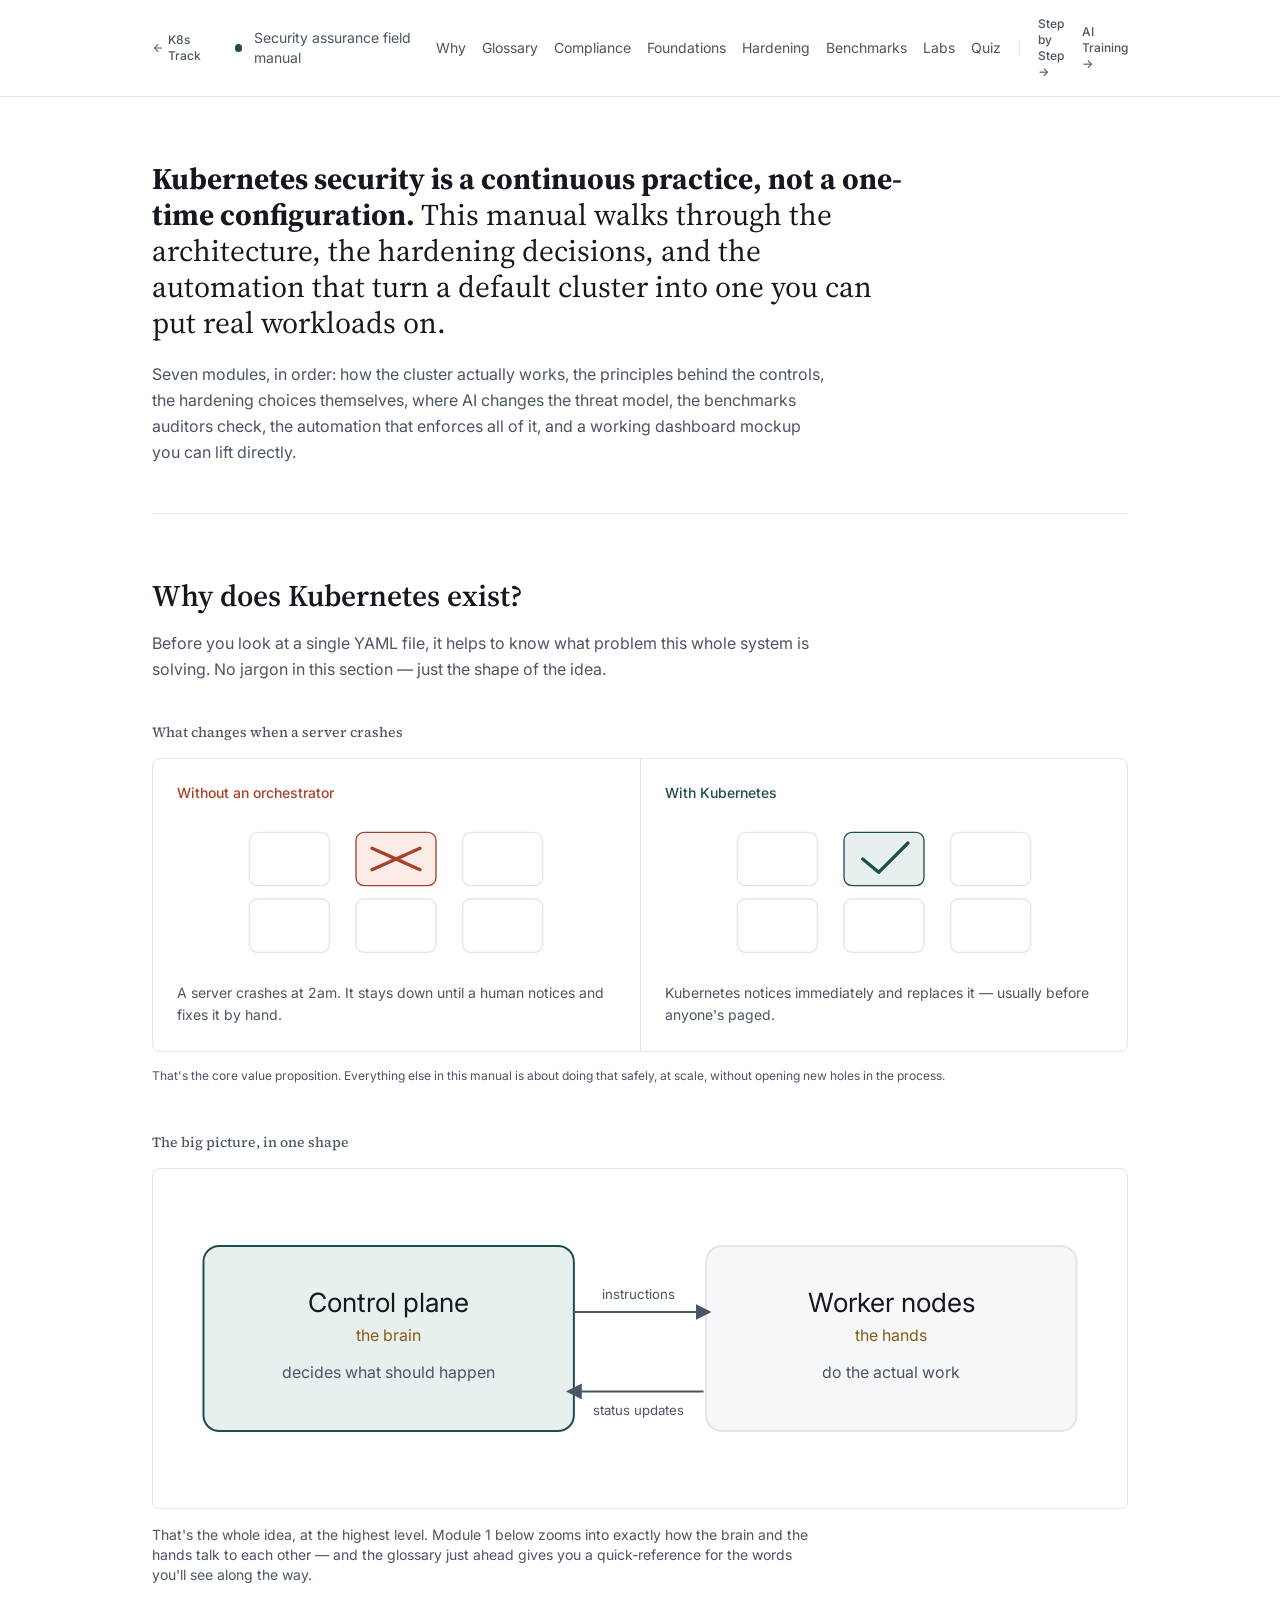
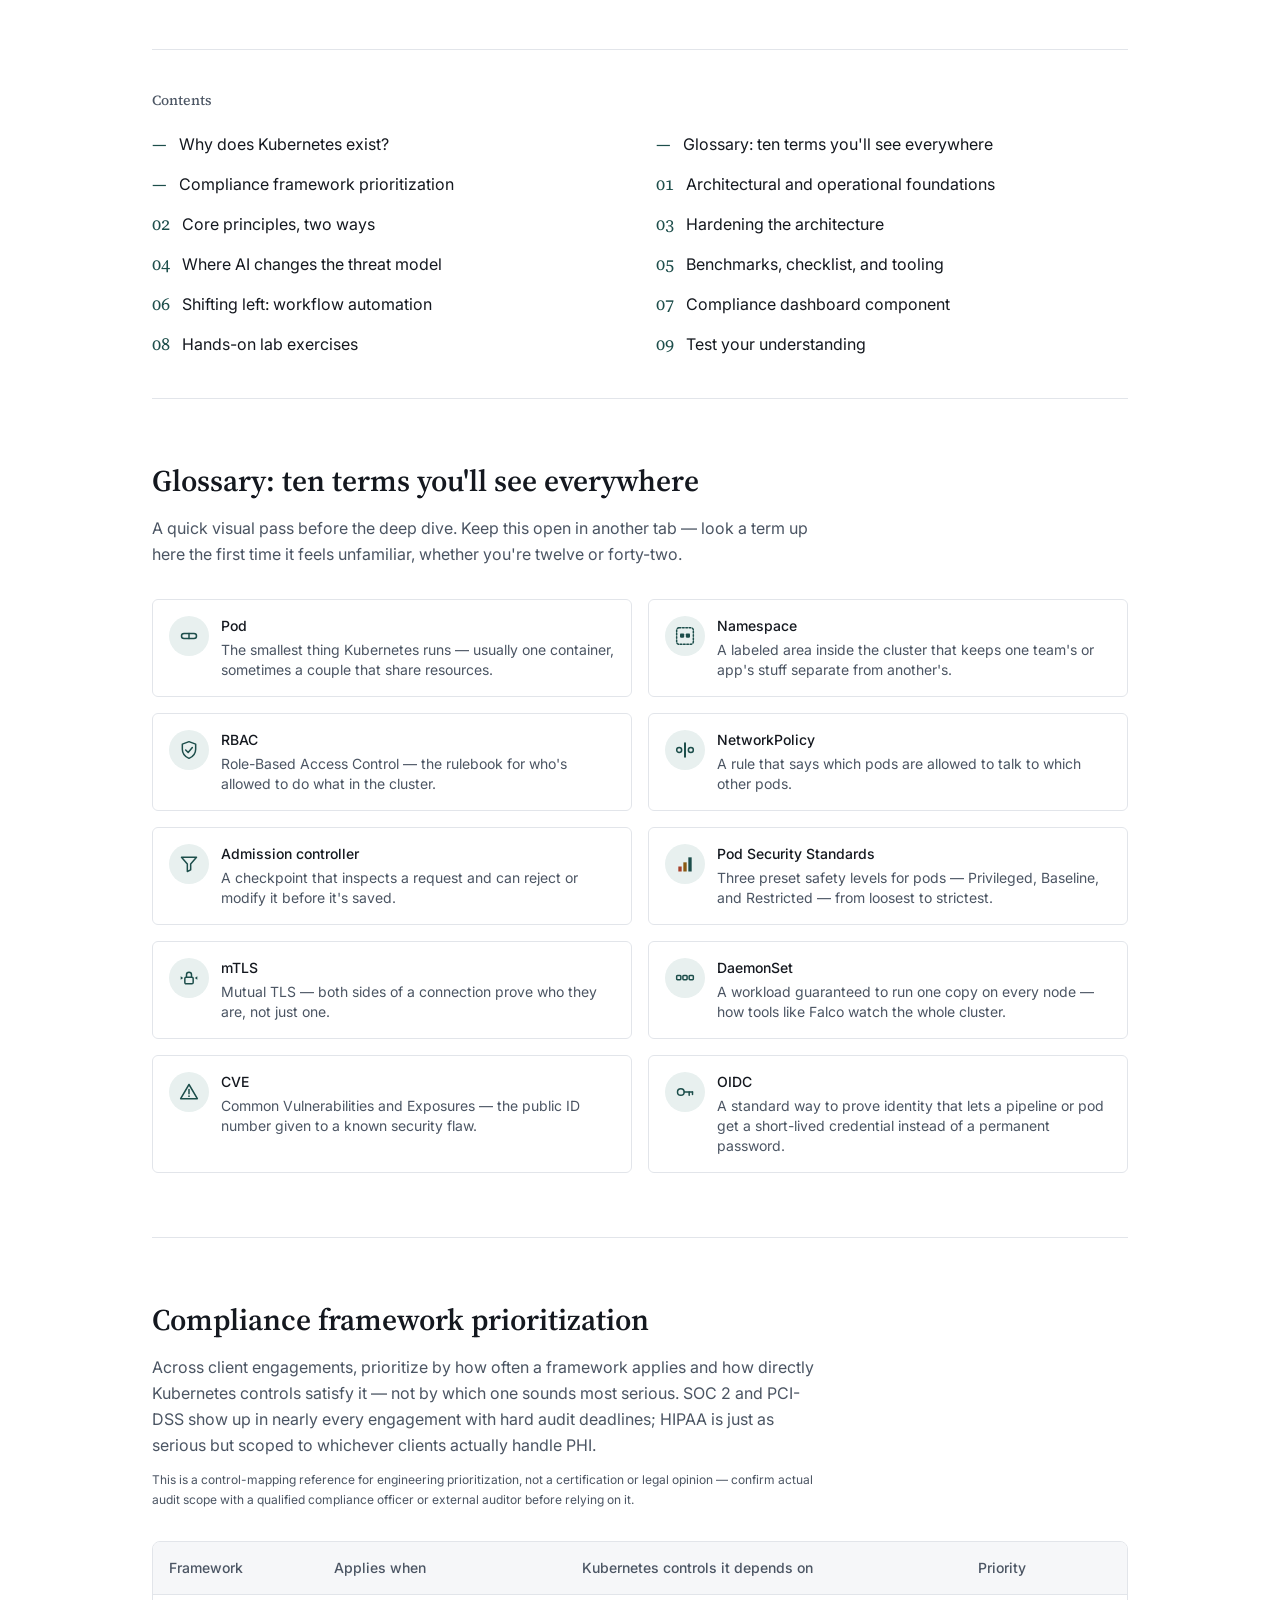
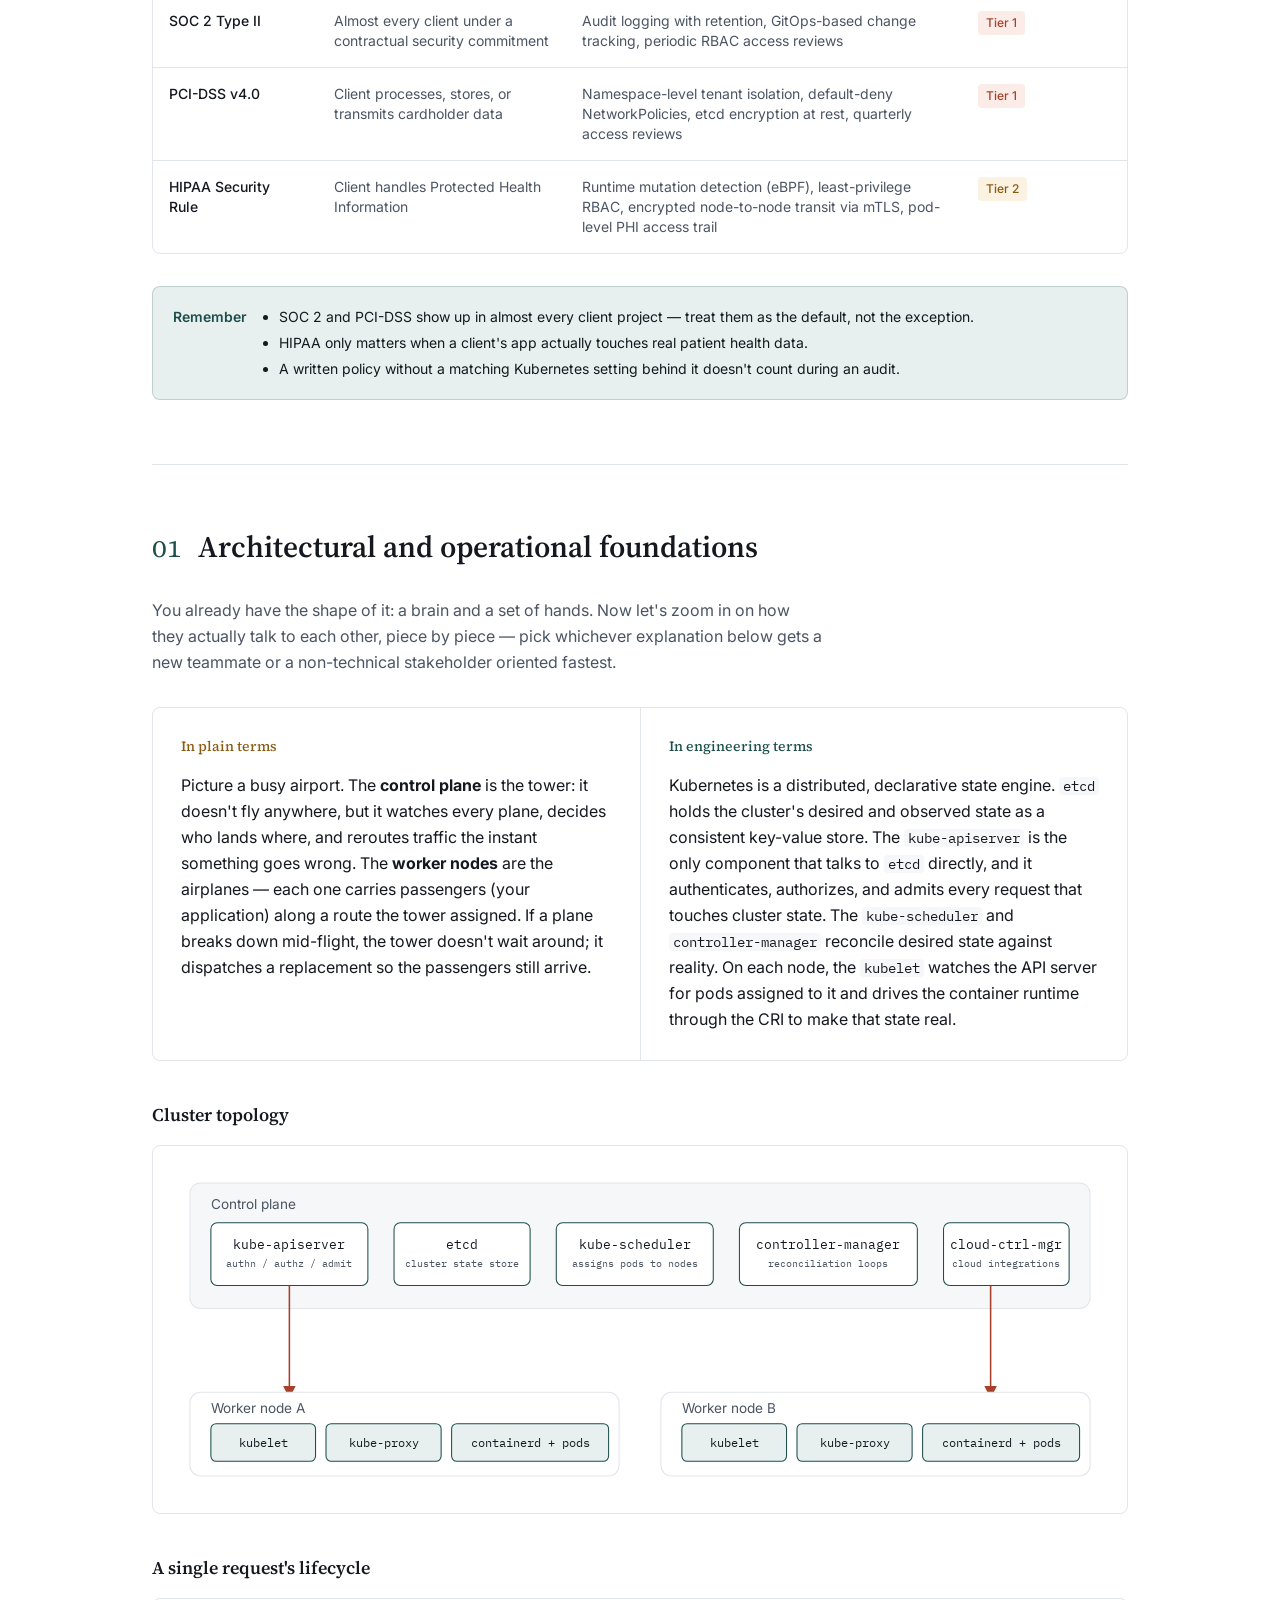
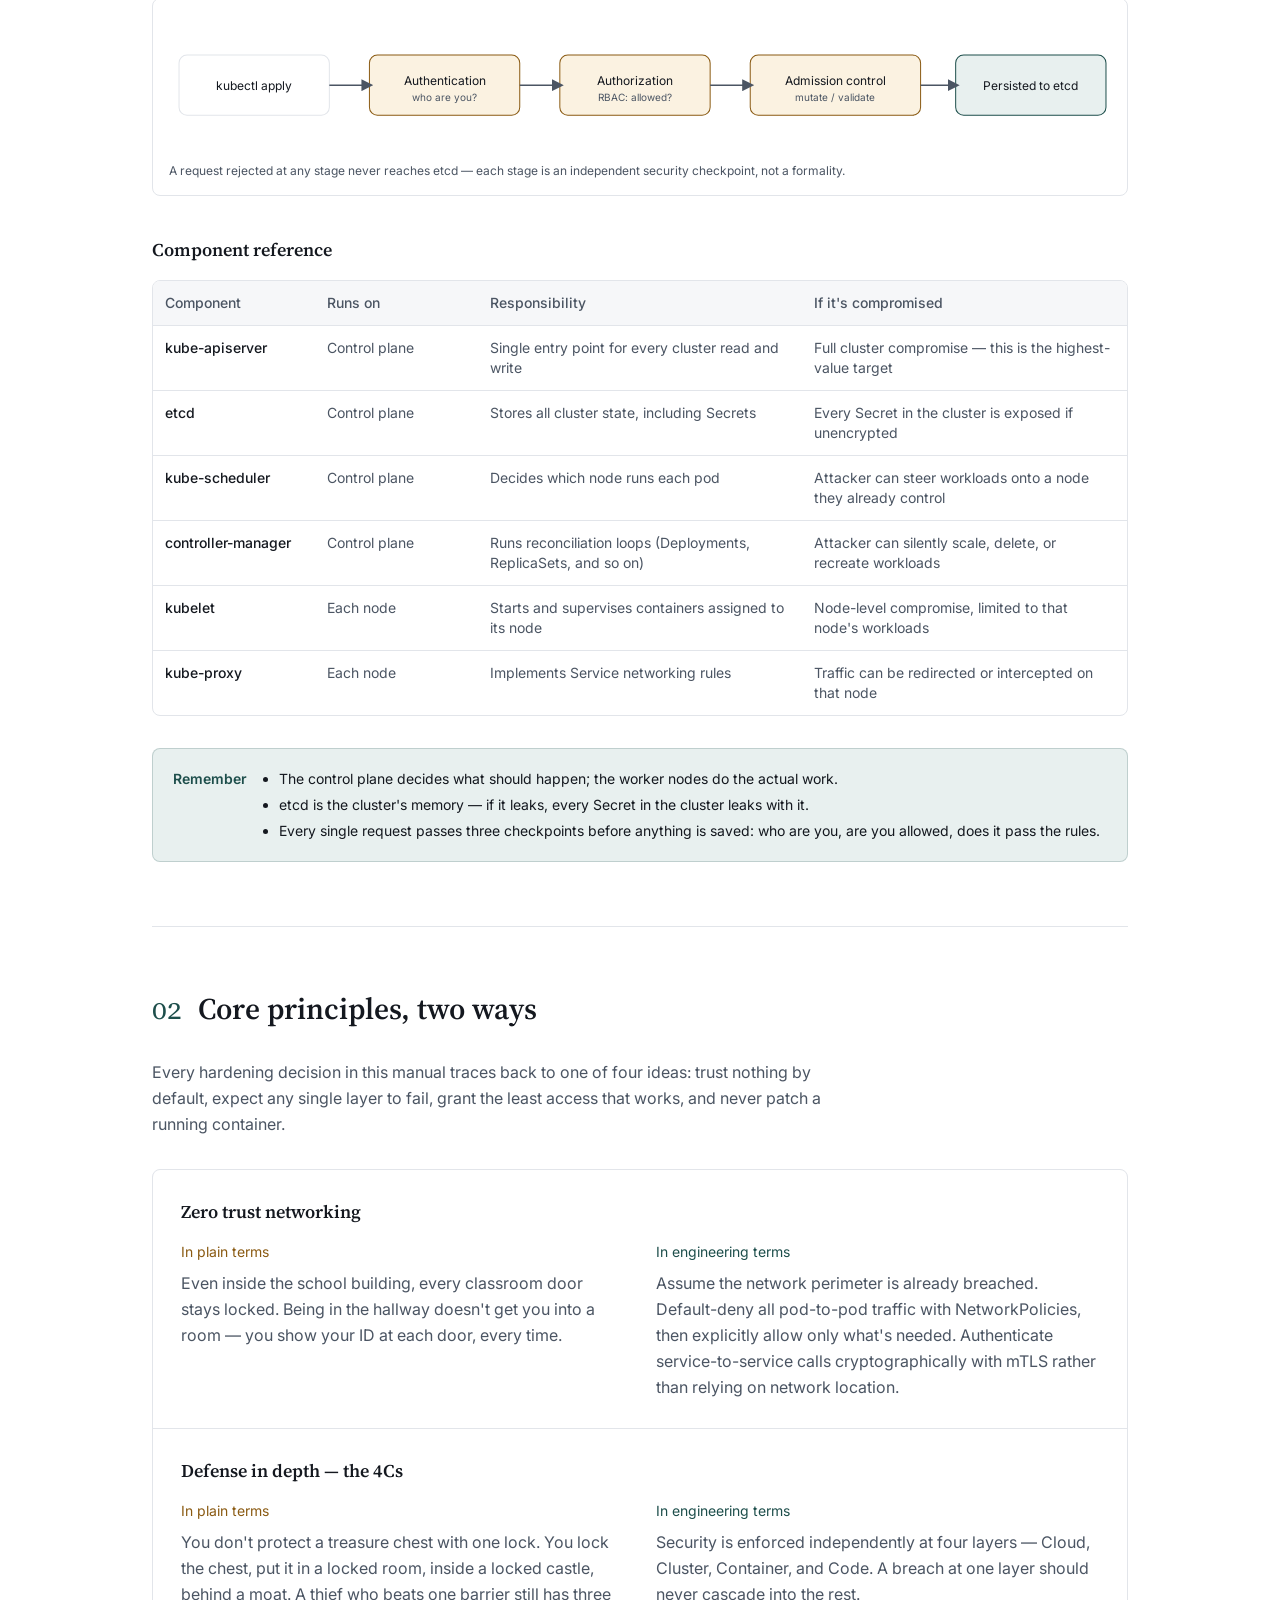
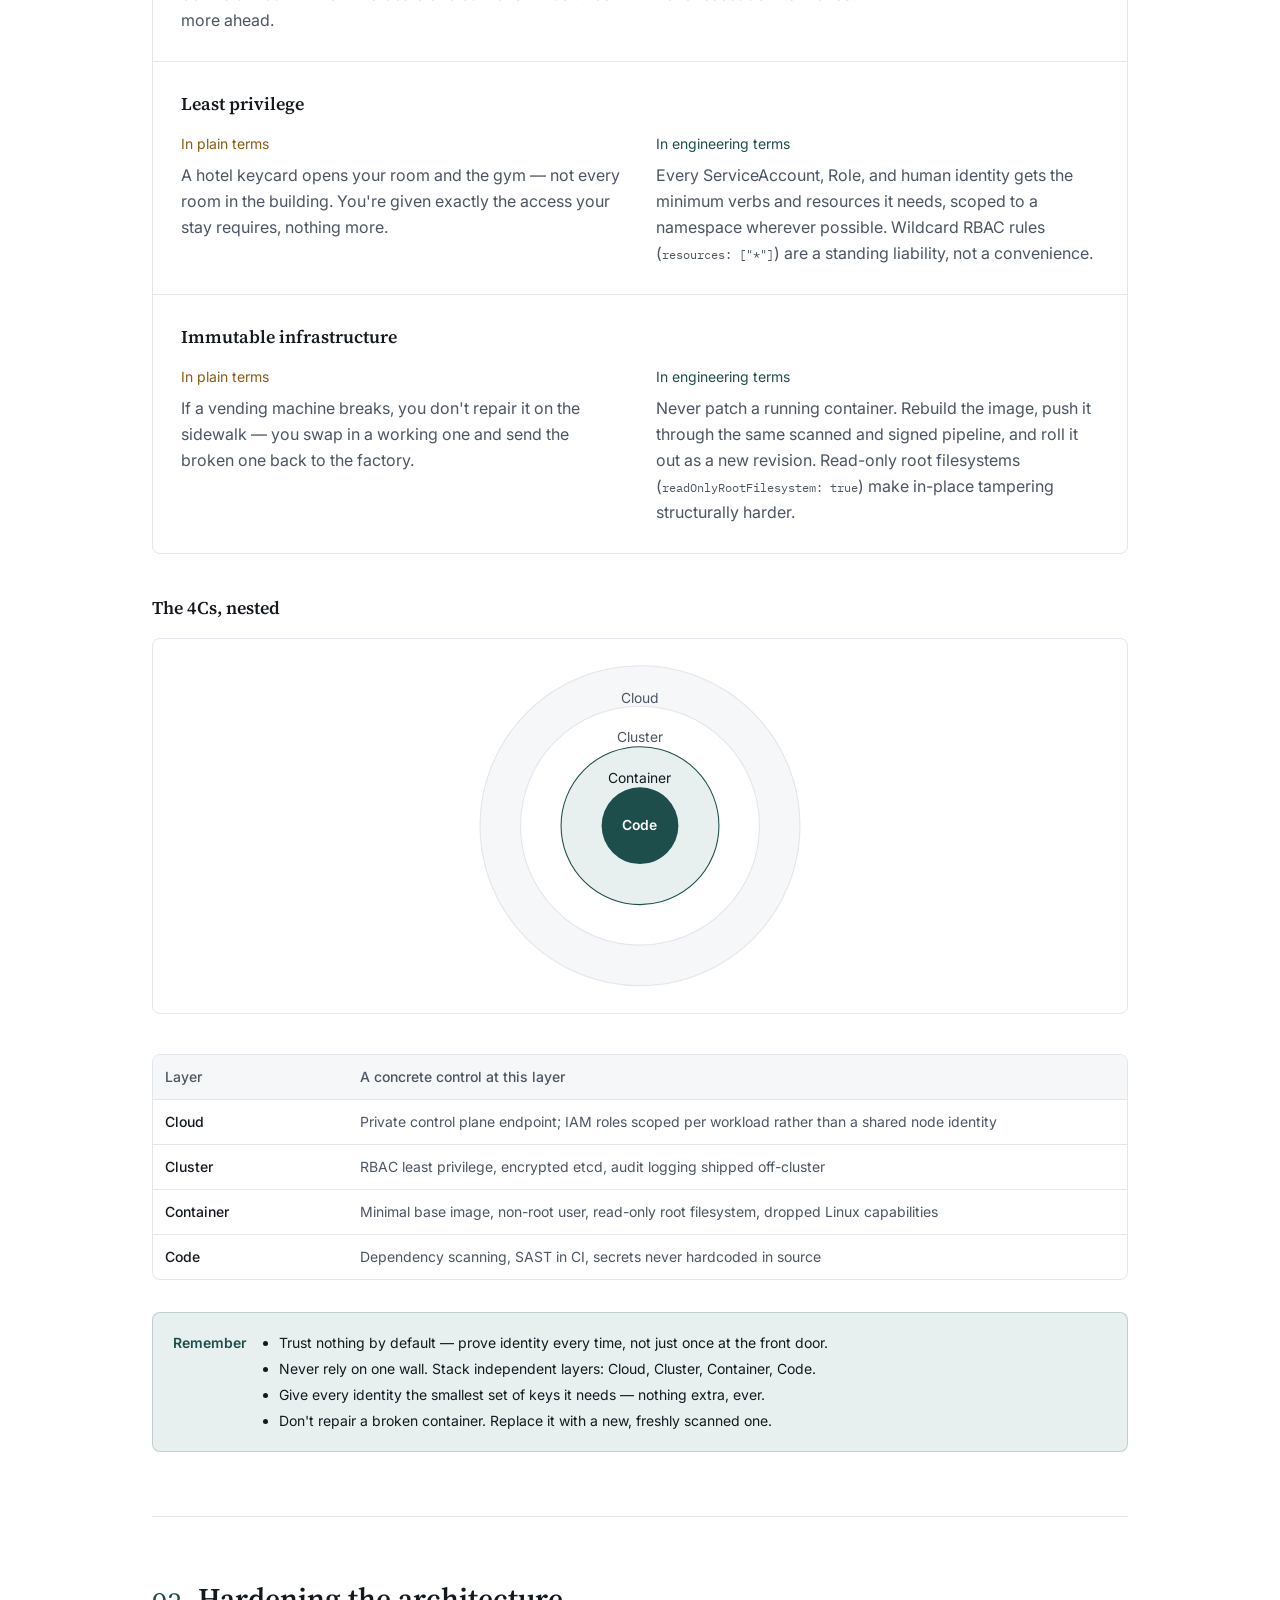
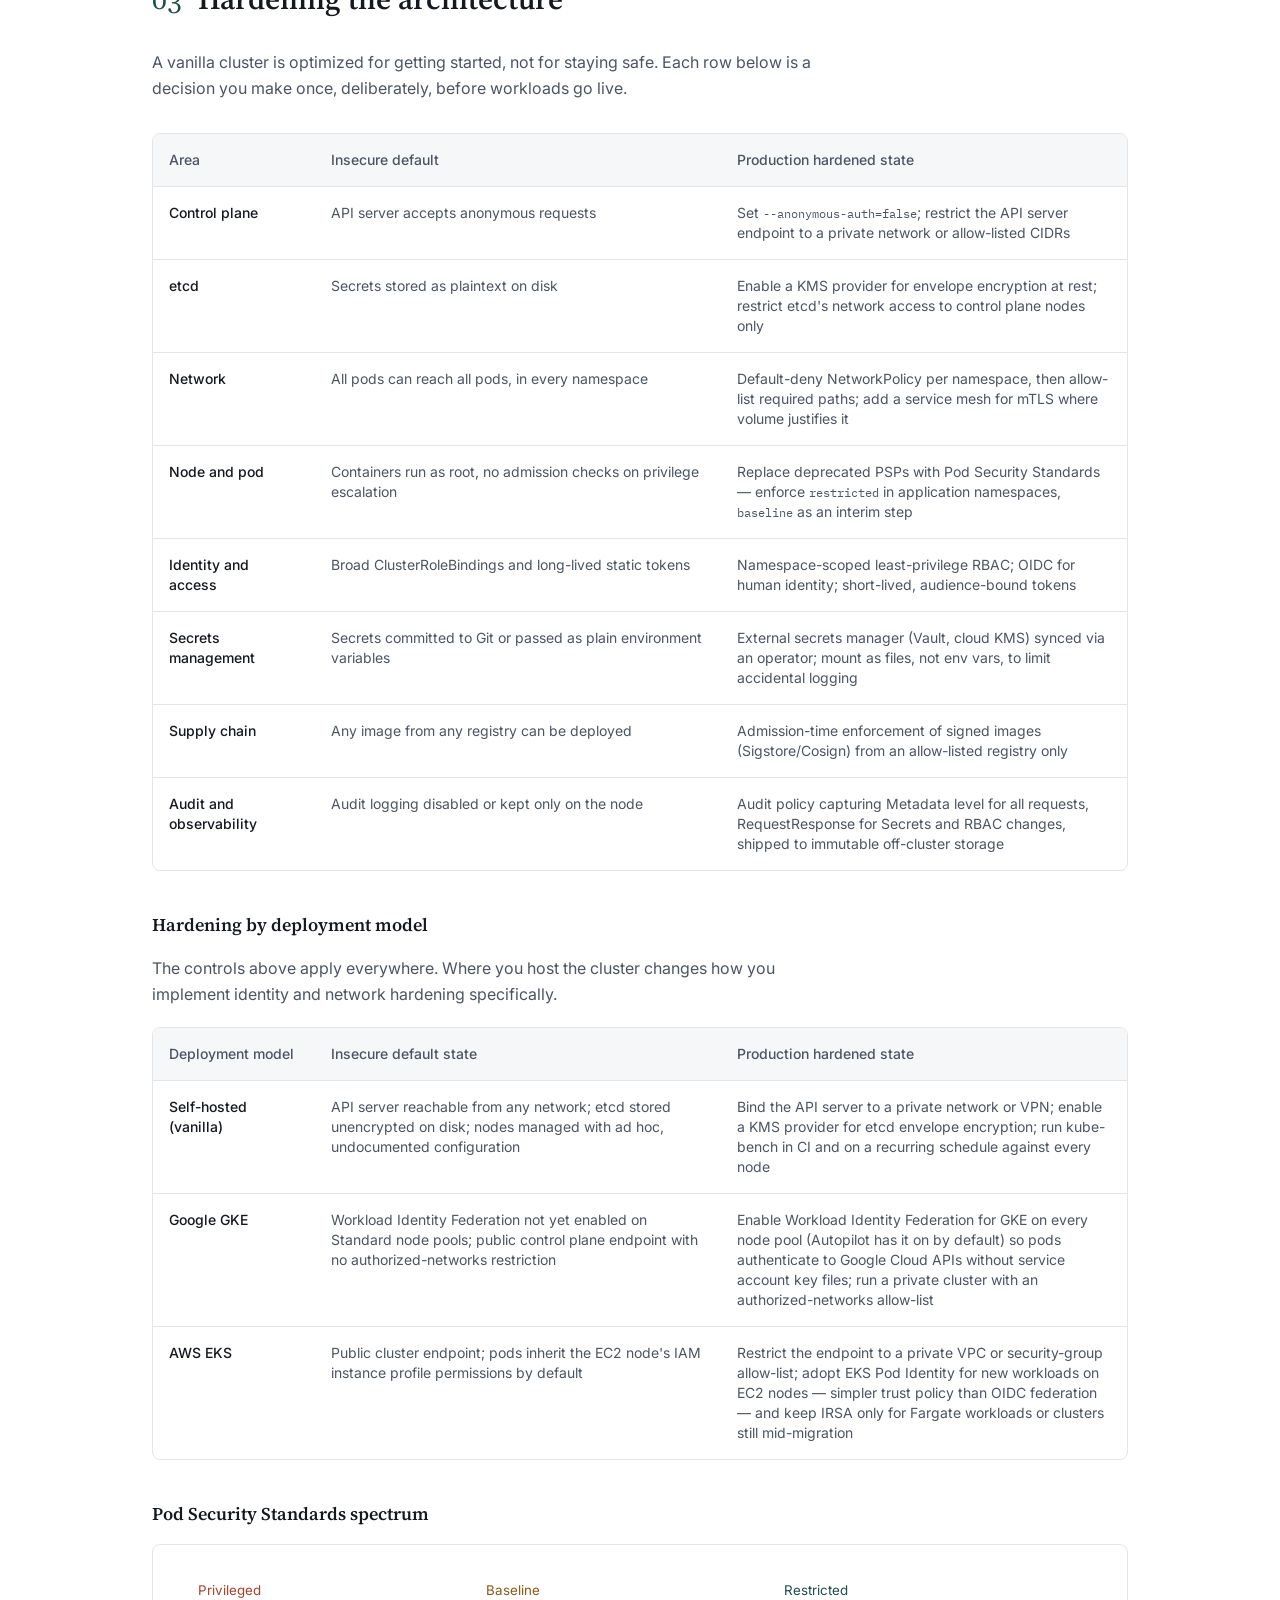
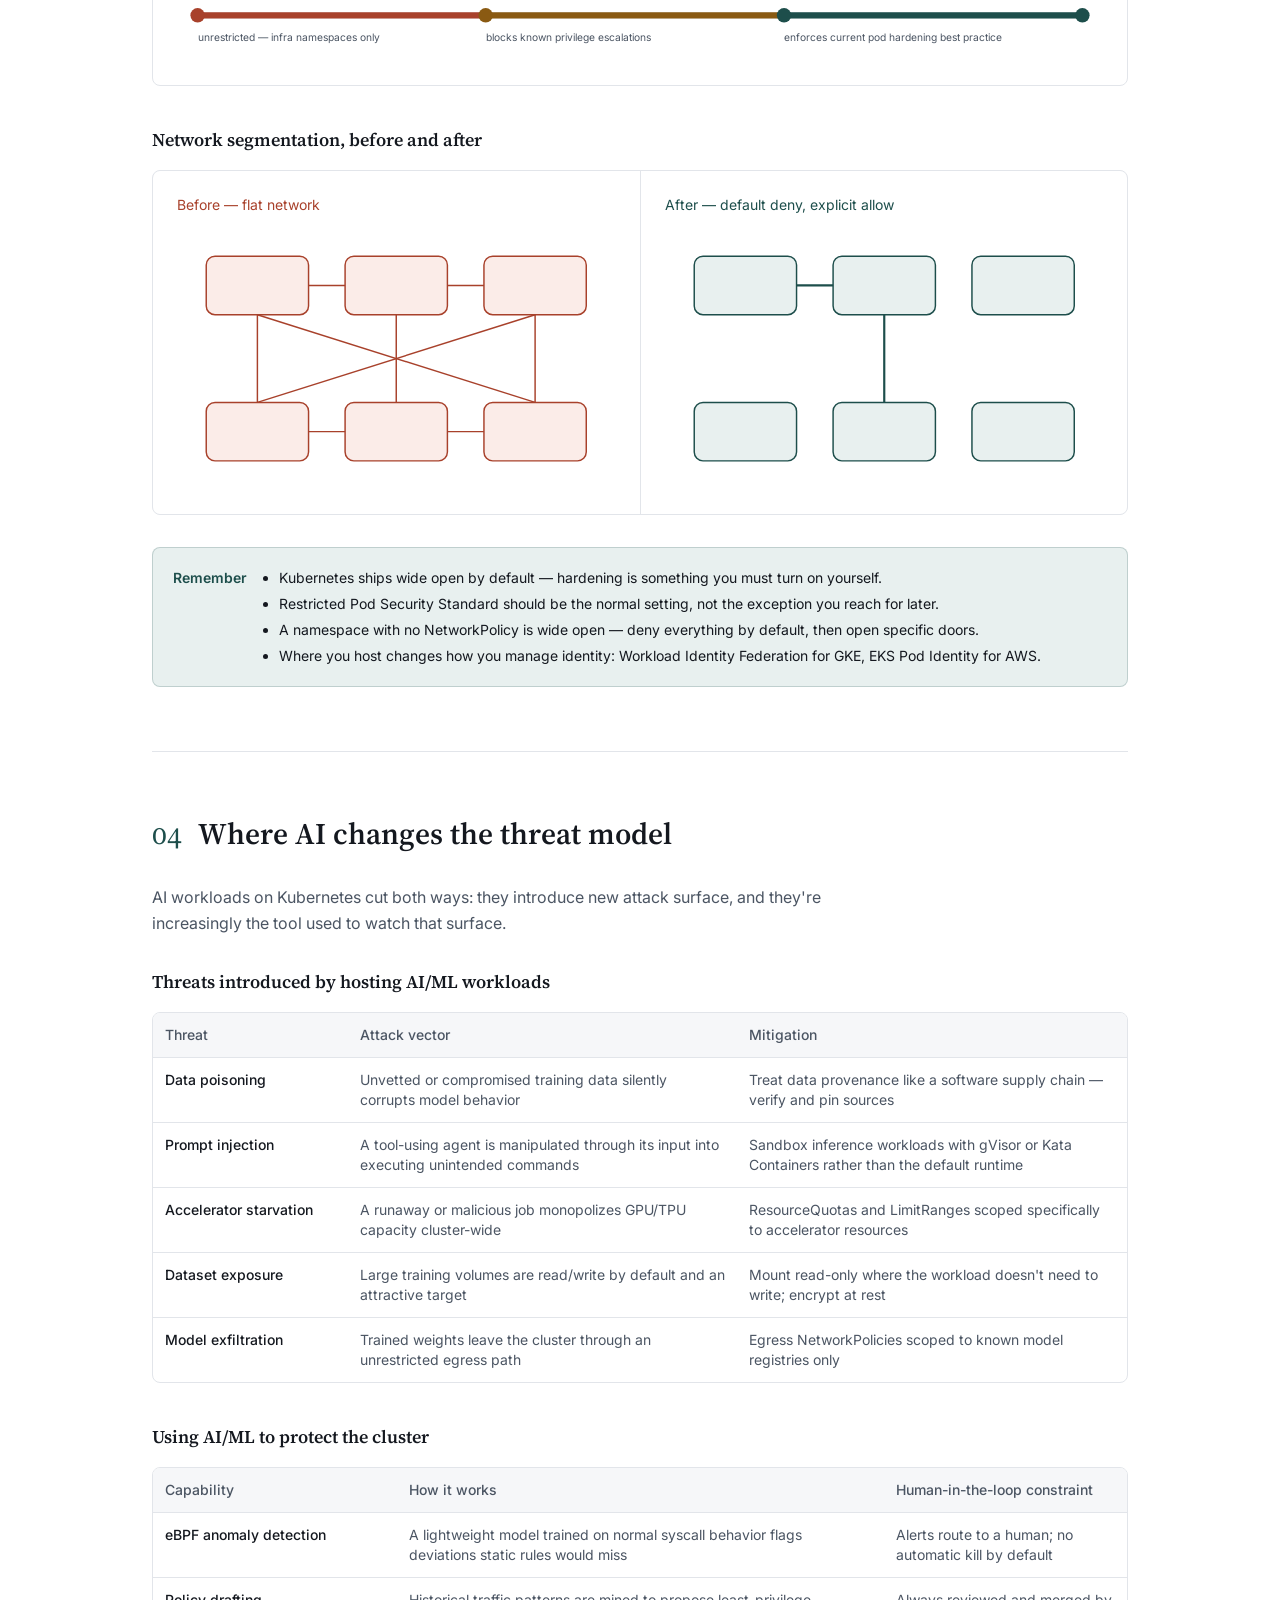
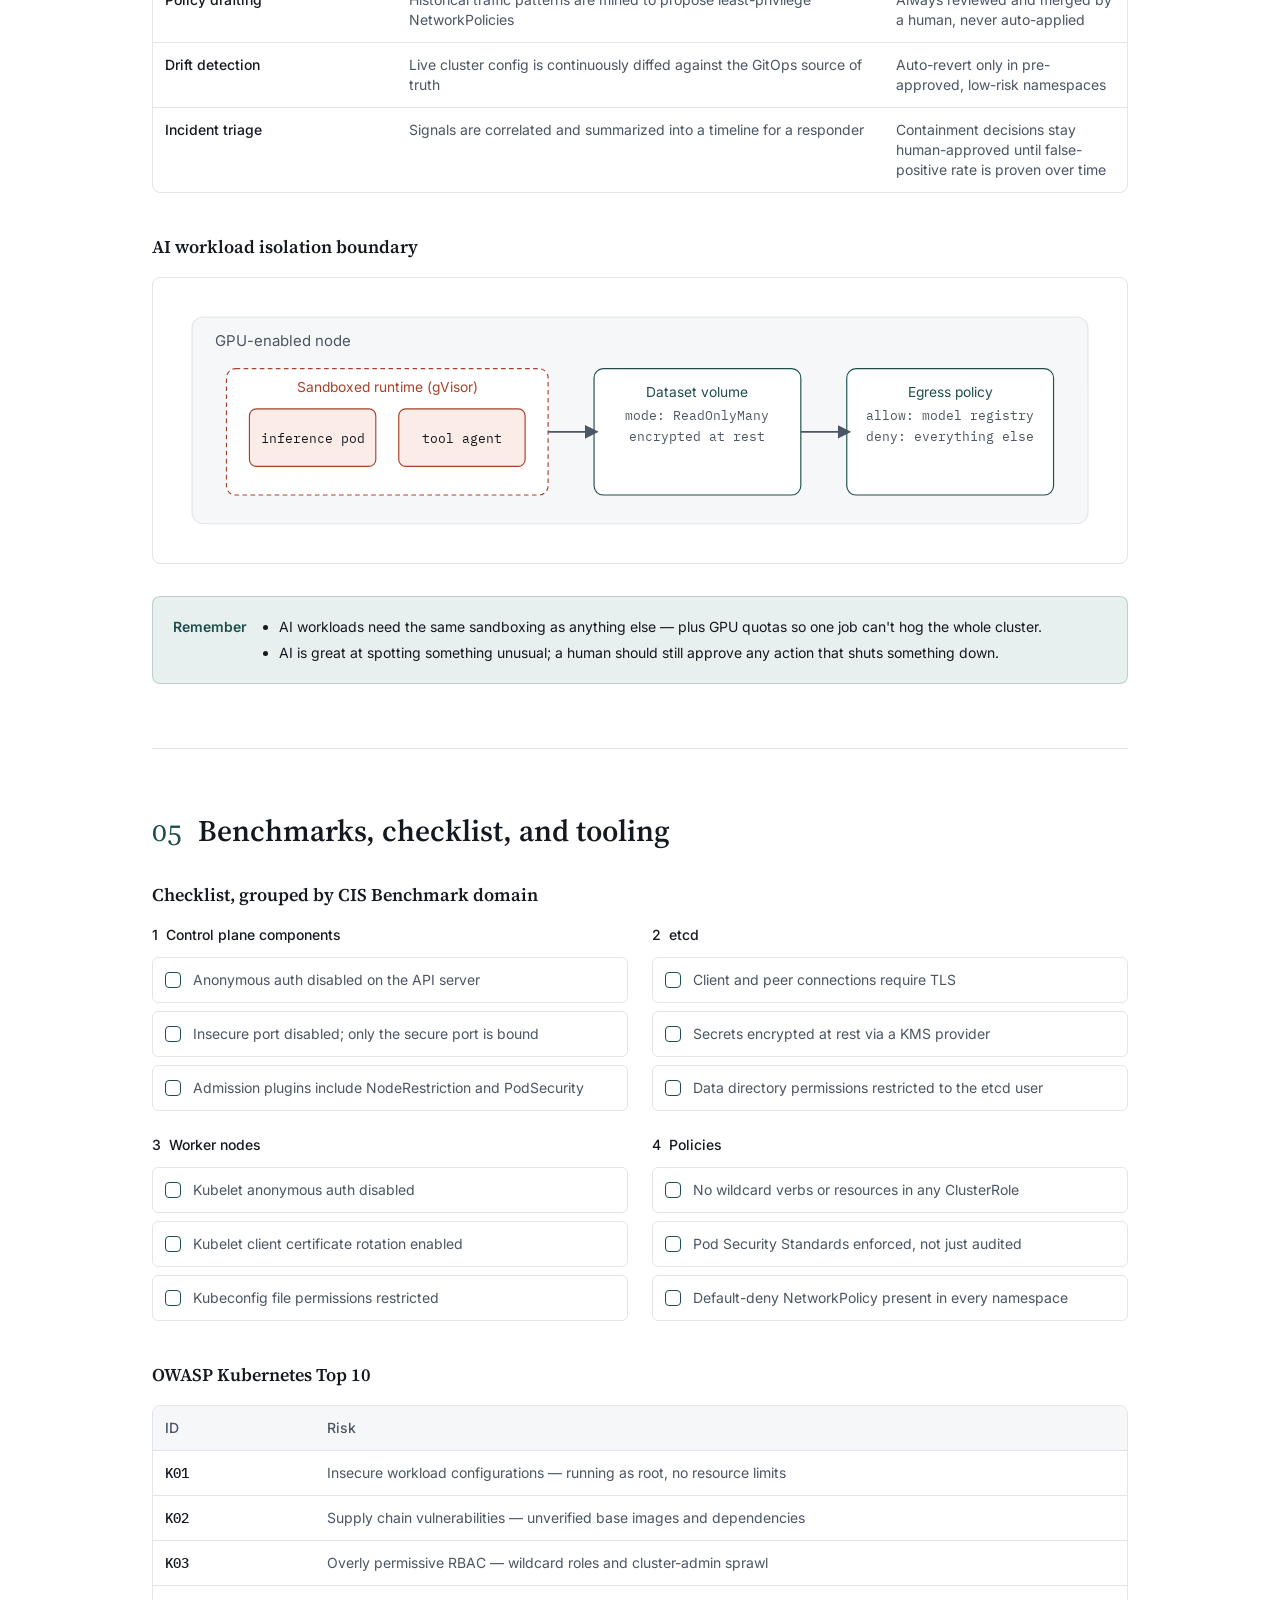
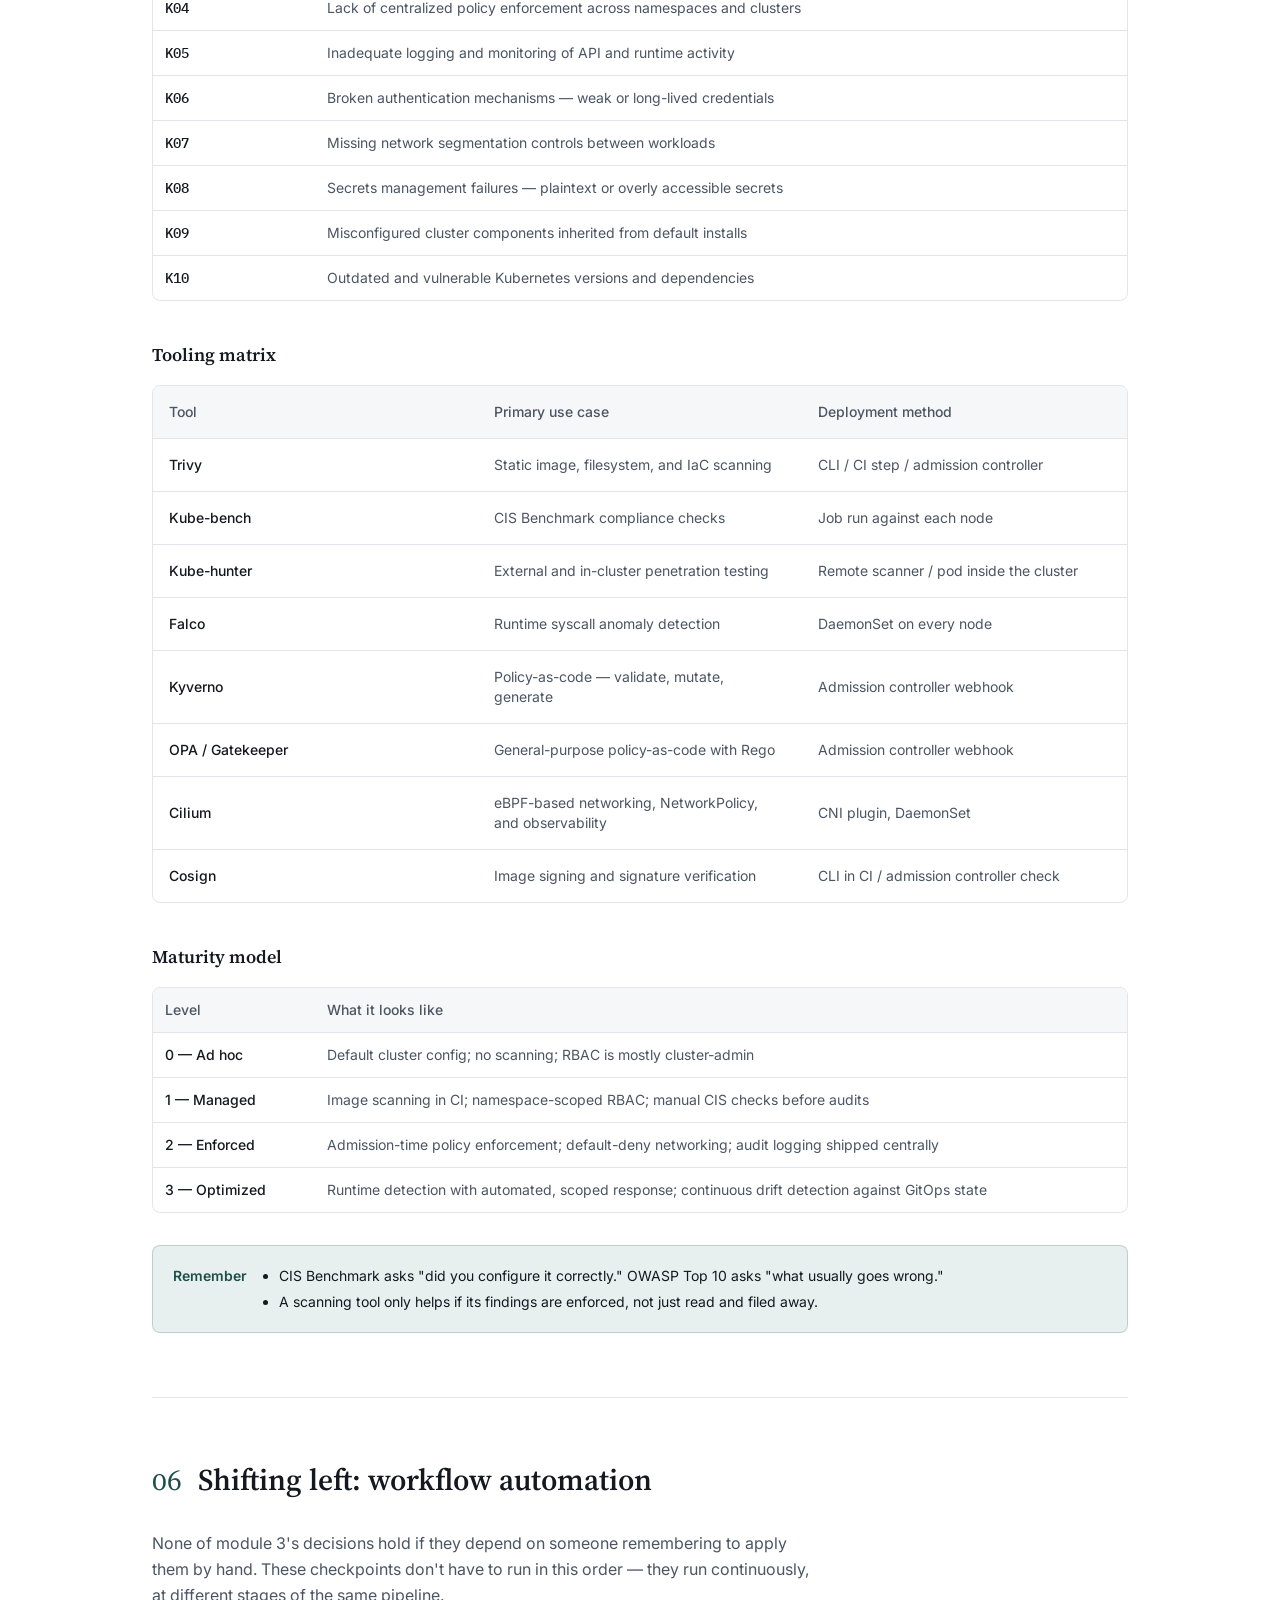
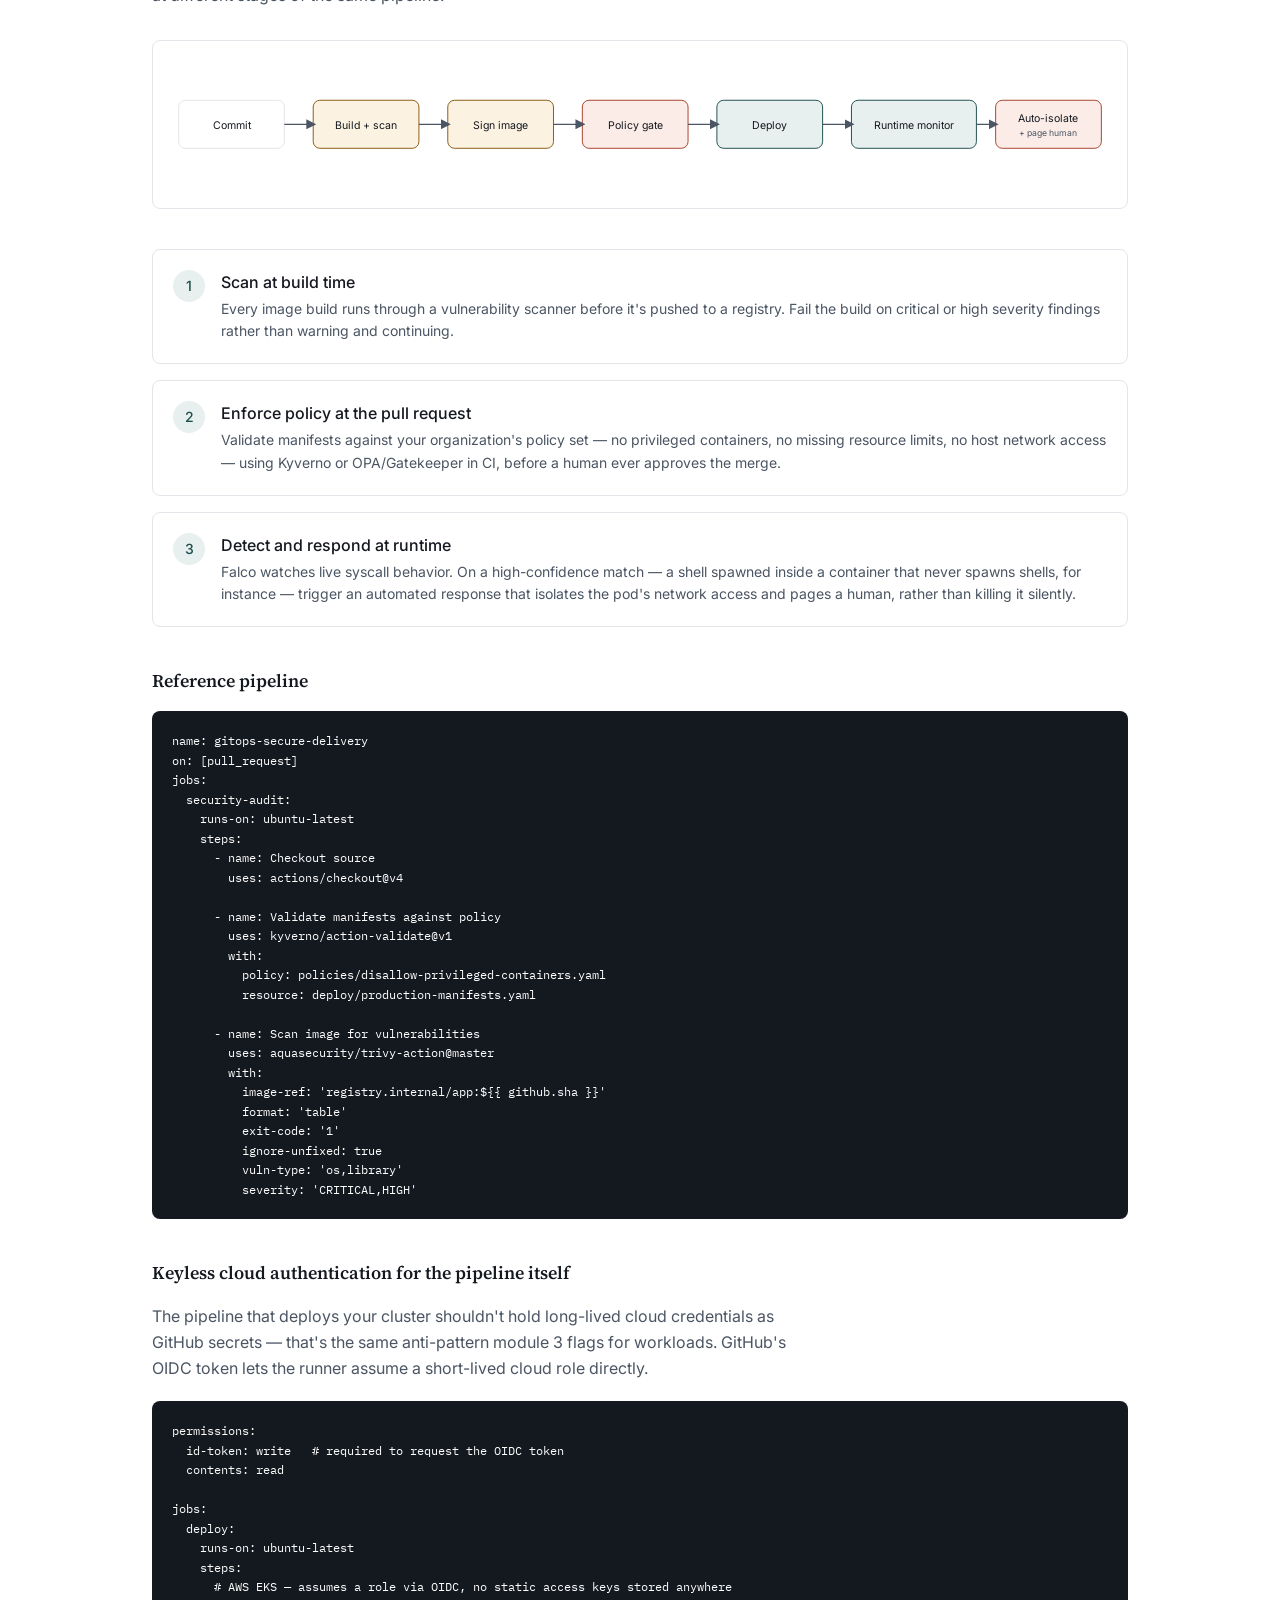
<file: tech_tutorials/k8/security-field-manual.html>
<!DOCTYPE html>
<html lang="en">
<head>
<meta charset="UTF-8">
<meta name="viewport" content="width=device-width, initial-scale=1.0">
<title>Securing Kubernetes in Production — A Field Manual</title>
<meta name="theme-color" content="#14181F">
<link rel="manifest" href="./manifest.json">
<link rel="icon" type="image/svg+xml" href="./icons/icon.svg">
<script src="./vendor/tailwindcss.js"></script>
<link rel="preconnect" href="https://fonts.googleapis.com">
<link href="https://fonts.googleapis.com/css2?family=Source+Serif+4:opsz,wght@8..60,400;8..60,600;8..60,700&family=Inter:wght@400;500;600;700&family=IBM+Plex+Mono:wght@400;500;600&display=swap" rel="stylesheet" media="print" onload="this.media='all'">
<noscript>
  <link href="https://fonts.googleapis.com/css2?family=Source+Serif+4:opsz,wght@8..60,400;8..60,600;8..60,700&family=Inter:wght@400;500;600;700&family=IBM+Plex+Mono:wght@400;500;600&display=swap" rel="stylesheet">
</noscript>
<script>
  tailwind.config = {
    theme: {
      extend: {
        colors: {
          ink: '#14181F', subink: '#4B5563', surface: '#F6F7F9', line: '#E2E5EA',
          teal: '#1D4E4B', tealsoft: '#E8F0EF', rust: '#A8412B', rustsoft: '#FBECE8',
          amber: '#8A5A12', ambersoft: '#FBF2E1'
        },
        fontFamily: {
          serif: ['"Source Serif 4"', 'Georgia', 'serif'],
          sans: ['Inter', 'system-ui', 'sans-serif'],
          mono: ['"IBM Plex Mono"', 'monospace']
        }
      }
    }
  }
</script>
<style>
  html { scroll-behavior: smooth; }
  body { font-family: 'Inter', system-ui, sans-serif; }
  h1, h2, h3, .serif { font-family: 'Source Serif 4', Georgia, serif; }
  code, .mono { font-family: 'IBM Plex Mono', monospace; }
  .module-index { font-family: 'Source Serif 4', Georgia, serif; font-variant-numeric: oldstyle-nums; }
  ::selection { background: #E8F0EF; color: #14181F; }
  @media (prefers-reduced-motion: reduce) { * { transition: none !important; animation: none !important; } }
  .focus-ring:focus-visible { outline: 2px solid #1D4E4B; outline-offset: 2px; }
  table { table-layout: fixed; }
</style>
</head>
<body class="bg-white text-ink antialiased">

  <header class="border-b border-line sticky top-0 z-40 bg-white/90 backdrop-blur">
    <div class="max-w-5xl mx-auto px-6 py-4 flex items-center justify-between">
      <div class="flex items-center gap-3">
        <a href="./index.html" class="text-subink hover:text-ink flex items-center gap-1 text-xs mr-1 transition-colors" title="Kubernetes Tutorials Hub">
          <svg class="h-3.5 w-3.5" viewBox="0 0 24 24" fill="none" stroke="currentColor" stroke-width="2" stroke-linecap="round" stroke-linejoin="round"><path d="M19 12H5M12 19l-7-7 7-7"/></svg>
          <span class="font-medium">K8s Track</span>
        </a>
        <span class="h-2 w-2 rounded-full bg-teal"></span>
        <span class="text-sm text-subink">Security assurance field manual</span>
      </div>
      <nav class="hidden lg:flex items-center gap-4 text-sm text-subink">
        <a href="#why" class="hover:text-ink focus-ring">Why</a>
        <a href="#glossary" class="hover:text-ink focus-ring">Glossary</a>
        <a href="#compliance" class="hover:text-ink focus-ring">Compliance</a>
        <a href="#module-01" class="hover:text-ink focus-ring">Foundations</a>
        <a href="#module-03" class="hover:text-ink focus-ring">Hardening</a>
        <a href="#module-05" class="hover:text-ink focus-ring">Benchmarks</a>
        <a href="#module-08" class="hover:text-ink focus-ring">Labs</a>
        <a href="#module-09" class="hover:text-ink focus-ring">Quiz</a>
        <span class="text-line">|</span>
        <a href="./step-by-step.html" class="hover:text-teal font-medium text-xs">Step by Step &rarr;</a>
        <a href="./ai-training.html" class="hover:text-teal font-medium text-xs">AI Training &rarr;</a>
      </nav>
    </div>
  </header>

  <main class="max-w-5xl mx-auto px-6">

    <!-- Executive summary -->
    <section class="pt-16 pb-12 border-b border-line">
      <p class="text-2xl md:text-3xl leading-snug serif text-ink max-w-3xl">
        <strong>Kubernetes security is a continuous practice, not a one-time configuration.</strong> This manual walks through the architecture, the hardening decisions, and the automation that turn a default cluster into one you can put real workloads on.
      </p>
      <p class="mt-5 text-subink max-w-2xl leading-relaxed">
        Seven modules, in order: how the cluster actually works, the principles behind the controls, the hardening choices themselves, where AI changes the threat model, the benchmarks auditors check, the automation that enforces all of it, and a working dashboard mockup you can lift directly.
      </p>
    </section>

    <!-- WHY -->
    <section id="why" class="py-16 border-b border-line scroll-mt-20">
      <h2 class="text-2xl md:text-3xl font-semibold text-ink mb-4">Why does Kubernetes exist?</h2>
      <p class="text-subink max-w-2xl mb-10 leading-relaxed">
        Before you look at a single YAML file, it helps to know what problem this whole system is solving. No jargon in this section — just the shape of the idea.
      </p>

      <h3 class="text-sm font-medium text-subink mb-4">What changes when a server crashes</h3>
      <div class="grid md:grid-cols-2 gap-px bg-line border border-line rounded-lg overflow-hidden mb-4">
        <div class="bg-white p-6">
          <p class="text-sm text-rust mb-4 font-medium">Without an orchestrator</p>
          <svg viewBox="0 0 240 110" class="w-full max-w-xs mx-auto mb-4" role="img" aria-label="A grid of servers with one shown as down and staying down">
            <rect x="10" y="10" width="60" height="40" rx="6" fill="#FFFFFF" stroke="#E2E5EA"/>
            <rect x="90" y="10" width="60" height="40" rx="6" fill="#FBECE8" stroke="#A8412B"/>
            <line x1="102" y1="22" x2="138" y2="38" stroke="#A8412B" stroke-width="2.5" stroke-linecap="round"/>
            <line x1="138" y1="22" x2="102" y2="38" stroke="#A8412B" stroke-width="2.5" stroke-linecap="round"/>
            <rect x="170" y="10" width="60" height="40" rx="6" fill="#FFFFFF" stroke="#E2E5EA"/>
            <rect x="10" y="60" width="60" height="40" rx="6" fill="#FFFFFF" stroke="#E2E5EA"/>
            <rect x="90" y="60" width="60" height="40" rx="6" fill="#FFFFFF" stroke="#E2E5EA"/>
            <rect x="170" y="60" width="60" height="40" rx="6" fill="#FFFFFF" stroke="#E2E5EA"/>
          </svg>
          <p class="text-sm text-subink leading-relaxed">A server crashes at 2am. It stays down until a human notices and fixes it by hand.</p>
        </div>
        <div class="bg-white p-6">
          <p class="text-sm text-teal mb-4 font-medium">With Kubernetes</p>
          <svg viewBox="0 0 240 110" class="w-full max-w-xs mx-auto mb-4" role="img" aria-label="The same grid of servers, with the down one automatically fixed">
            <rect x="10" y="10" width="60" height="40" rx="6" fill="#FFFFFF" stroke="#E2E5EA"/>
            <rect x="90" y="10" width="60" height="40" rx="6" fill="#E8F0EF" stroke="#1D4E4B"/>
            <polyline points="104,30 116,40 138,18" fill="none" stroke="#1D4E4B" stroke-width="2.5" stroke-linecap="round" stroke-linejoin="round"/>
            <rect x="170" y="10" width="60" height="40" rx="6" fill="#FFFFFF" stroke="#E2E5EA"/>
            <rect x="10" y="60" width="60" height="40" rx="6" fill="#FFFFFF" stroke="#E2E5EA"/>
            <rect x="90" y="60" width="60" height="40" rx="6" fill="#FFFFFF" stroke="#E2E5EA"/>
            <rect x="170" y="60" width="60" height="40" rx="6" fill="#FFFFFF" stroke="#E2E5EA"/>
          </svg>
          <p class="text-sm text-subink leading-relaxed">Kubernetes notices immediately and replaces it — usually before anyone's paged.</p>
        </div>
      </div>
      <p class="text-xs text-subink mb-12">That's the core value proposition. Everything else in this manual is about doing that safely, at scale, without opening new holes in the process.</p>

      <h3 class="text-sm font-medium text-subink mb-4">The big picture, in one shape</h3>
      <div class="border border-line rounded-lg p-6 mb-4 overflow-x-auto">
        <svg viewBox="0 0 700 220" class="w-full min-w-[560px]" role="img" aria-label="Control plane, the brain, sends instructions to worker nodes, the hands, which report status back">
          <rect x="20" y="40" width="280" height="140" rx="12" fill="#E8F0EF" stroke="#1D4E4B" stroke-width="1.5"/>
          <text x="160" y="90" text-anchor="middle" font-family="Source Serif 4, serif" font-size="20" fill="#14181F">Control plane</text>
          <text x="160" y="112" text-anchor="middle" font-family="Inter" font-size="12" fill="#8A5A12">the brain</text>
          <text x="160" y="140" text-anchor="middle" font-family="Inter" font-size="12" fill="#4B5563">decides what should happen</text>

          <rect x="400" y="40" width="280" height="140" rx="12" fill="#F6F7F9" stroke="#E2E5EA" stroke-width="1.5"/>
          <text x="540" y="90" text-anchor="middle" font-family="Source Serif 4, serif" font-size="20" fill="#14181F">Worker nodes</text>
          <text x="540" y="112" text-anchor="middle" font-family="Inter" font-size="12" fill="#8A5A12">the hands</text>
          <text x="540" y="140" text-anchor="middle" font-family="Inter" font-size="12" fill="#4B5563">do the actual work</text>

          <line x1="300" y1="90" x2="398" y2="90" stroke="#4B5563" stroke-width="1.5" marker-end="url(#arrowWhy1)"/>
          <text x="349" y="80" text-anchor="middle" font-family="Inter" font-size="10" fill="#4B5563">instructions</text>

          <line x1="398" y1="150" x2="300" y2="150" stroke="#4B5563" stroke-width="1.5" marker-end="url(#arrowWhy2)"/>
          <text x="349" y="168" text-anchor="middle" font-family="Inter" font-size="10" fill="#4B5563">status updates</text>

          <defs>
            <marker id="arrowWhy1" markerWidth="8" markerHeight="8" refX="4" refY="4" orient="auto"><path d="M0,0 L8,4 L0,8 Z" fill="#4B5563"/></marker>
            <marker id="arrowWhy2" markerWidth="8" markerHeight="8" refX="4" refY="4" orient="auto"><path d="M0,0 L8,4 L0,8 Z" fill="#4B5563"/></marker>
          </defs>
        </svg>
      </div>
      <p class="text-sm text-subink max-w-2xl">That's the whole idea, at the highest level. Module 1 below zooms into exactly how the brain and the hands talk to each other — and the glossary just ahead gives you a quick-reference for the words you'll see along the way.</p>
    </section>

    <!-- Table of contents -->
    <section class="py-10 border-b border-line">
      <h2 class="text-sm font-medium text-subink mb-5">Contents</h2>
      <div class="grid sm:grid-cols-2 gap-x-8 gap-y-3">
        <a href="#why" class="flex items-baseline gap-3 group focus-ring rounded"><span class="module-index text-lg text-teal">—</span><span class="text-ink group-hover:text-teal">Why does Kubernetes exist?</span></a>
        <a href="#glossary" class="flex items-baseline gap-3 group focus-ring rounded"><span class="module-index text-lg text-teal">—</span><span class="text-ink group-hover:text-teal">Glossary: ten terms you'll see everywhere</span></a>
        <a href="#compliance" class="flex items-baseline gap-3 group focus-ring rounded"><span class="module-index text-lg text-teal">—</span><span class="text-ink group-hover:text-teal">Compliance framework prioritization</span></a>
        <a href="#module-01" class="flex items-baseline gap-3 group focus-ring rounded"><span class="module-index text-lg text-teal">01</span><span class="text-ink group-hover:text-teal">Architectural and operational foundations</span></a>
        <a href="#module-02" class="flex items-baseline gap-3 group focus-ring rounded"><span class="module-index text-lg text-teal">02</span><span class="text-ink group-hover:text-teal">Core principles, two ways</span></a>
        <a href="#module-03" class="flex items-baseline gap-3 group focus-ring rounded"><span class="module-index text-lg text-teal">03</span><span class="text-ink group-hover:text-teal">Hardening the architecture</span></a>
        <a href="#module-04" class="flex items-baseline gap-3 group focus-ring rounded"><span class="module-index text-lg text-teal">04</span><span class="text-ink group-hover:text-teal">Where AI changes the threat model</span></a>
        <a href="#module-05" class="flex items-baseline gap-3 group focus-ring rounded"><span class="module-index text-lg text-teal">05</span><span class="text-ink group-hover:text-teal">Benchmarks, checklist, and tooling</span></a>
        <a href="#module-06" class="flex items-baseline gap-3 group focus-ring rounded"><span class="module-index text-lg text-teal">06</span><span class="text-ink group-hover:text-teal">Shifting left: workflow automation</span></a>
        <a href="#module-07" class="flex items-baseline gap-3 group focus-ring rounded"><span class="module-index text-lg text-teal">07</span><span class="text-ink group-hover:text-teal">Compliance dashboard component</span></a>
        <a href="#module-08" class="flex items-baseline gap-3 group focus-ring rounded"><span class="module-index text-lg text-teal">08</span><span class="text-ink group-hover:text-teal">Hands-on lab exercises</span></a>
        <a href="#module-09" class="flex items-baseline gap-3 group focus-ring rounded"><span class="module-index text-lg text-teal">09</span><span class="text-ink group-hover:text-teal">Test your understanding</span></a>
      </div>
    </section>

    <!-- GLOSSARY -->
    <section id="glossary" class="py-16 border-b border-line scroll-mt-20">
      <h2 class="text-2xl md:text-3xl font-semibold text-ink mb-4">Glossary: ten terms you'll see everywhere</h2>
      <p class="text-subink max-w-2xl mb-8 leading-relaxed">
        A quick visual pass before the deep dive. Keep this open in another tab — look a term up here the first time it feels unfamiliar, whether you're twelve or forty-two.
      </p>
      <div class="grid sm:grid-cols-2 gap-4">

        <div class="p-4 border border-line rounded-md flex items-start gap-3">
          <div class="h-10 w-10 rounded-full bg-tealsoft flex items-center justify-center flex-shrink-0">
            <svg viewBox="0 0 24 24" class="h-5 w-5" fill="none" stroke="#1D4E4B" stroke-width="1.8" stroke-linecap="round" stroke-linejoin="round"><rect x="3" y="9" width="18" height="6" rx="3"/><line x1="12" y1="9" x2="12" y2="15"/></svg>
          </div>
          <div><p class="font-medium text-ink text-sm mb-1">Pod</p><p class="text-subink text-sm">The smallest thing Kubernetes runs — usually one container, sometimes a couple that share resources.</p></div>
        </div>

        <div class="p-4 border border-line rounded-md flex items-start gap-3">
          <div class="h-10 w-10 rounded-full bg-tealsoft flex items-center justify-center flex-shrink-0">
            <svg viewBox="0 0 24 24" class="h-5 w-5" fill="none" stroke="#1D4E4B" stroke-width="1.8" stroke-linecap="round" stroke-linejoin="round"><rect x="2" y="2" width="20" height="20" rx="3" stroke-dasharray="2 2"/><rect x="6" y="9" width="5" height="5" rx="1" fill="#1D4E4B" stroke="none"/><rect x="13" y="9" width="5" height="5" rx="1" fill="#1D4E4B" stroke="none"/></svg>
          </div>
          <div><p class="font-medium text-ink text-sm mb-1">Namespace</p><p class="text-subink text-sm">A labeled area inside the cluster that keeps one team's or app's stuff separate from another's.</p></div>
        </div>

        <div class="p-4 border border-line rounded-md flex items-start gap-3">
          <div class="h-10 w-10 rounded-full bg-tealsoft flex items-center justify-center flex-shrink-0">
            <svg viewBox="0 0 24 24" class="h-5 w-5" fill="none" stroke="#1D4E4B" stroke-width="1.8" stroke-linecap="round" stroke-linejoin="round"><path d="M12 2 L20 5 V11 C20 16 16.5 20 12 22 C7.5 20 4 16 4 11 V5 Z"/><polyline points="8,12 11,15 16,9"/></svg>
          </div>
          <div><p class="font-medium text-ink text-sm mb-1">RBAC</p><p class="text-subink text-sm">Role-Based Access Control — the rulebook for who's allowed to do what in the cluster.</p></div>
        </div>

        <div class="p-4 border border-line rounded-md flex items-start gap-3">
          <div class="h-10 w-10 rounded-full bg-tealsoft flex items-center justify-center flex-shrink-0">
            <svg viewBox="0 0 24 24" class="h-5 w-5" fill="none" stroke="#1D4E4B" stroke-width="1.8" stroke-linecap="round" stroke-linejoin="round"><circle cx="5" cy="12" r="3"/><circle cx="19" cy="12" r="3"/><line x1="12" y1="4" x2="12" y2="20" stroke-width="2.4"/></svg>
          </div>
          <div><p class="font-medium text-ink text-sm mb-1">NetworkPolicy</p><p class="text-subink text-sm">A rule that says which pods are allowed to talk to which other pods.</p></div>
        </div>

        <div class="p-4 border border-line rounded-md flex items-start gap-3">
          <div class="h-10 w-10 rounded-full bg-tealsoft flex items-center justify-center flex-shrink-0">
            <svg viewBox="0 0 24 24" class="h-5 w-5" fill="none" stroke="#1D4E4B" stroke-width="1.8" stroke-linecap="round" stroke-linejoin="round"><path d="M3 4 H21 L14 12 V19 L10 21 V12 Z"/></svg>
          </div>
          <div><p class="font-medium text-ink text-sm mb-1">Admission controller</p><p class="text-subink text-sm">A checkpoint that inspects a request and can reject or modify it before it's saved.</p></div>
        </div>

        <div class="p-4 border border-line rounded-md flex items-start gap-3">
          <div class="h-10 w-10 rounded-full bg-tealsoft flex items-center justify-center flex-shrink-0">
            <svg viewBox="0 0 24 24" class="h-5 w-5"><rect x="4" y="15" width="4" height="6" fill="#A8412B"/><rect x="10" y="10" width="4" height="11" fill="#8A5A12"/><rect x="16" y="4" width="4" height="17" fill="#1D4E4B"/></svg>
          </div>
          <div><p class="font-medium text-ink text-sm mb-1">Pod Security Standards</p><p class="text-subink text-sm">Three preset safety levels for pods — Privileged, Baseline, and Restricted — from loosest to strictest.</p></div>
        </div>

        <div class="p-4 border border-line rounded-md flex items-start gap-3">
          <div class="h-10 w-10 rounded-full bg-tealsoft flex items-center justify-center flex-shrink-0">
            <svg viewBox="0 0 24 24" class="h-5 w-5" fill="none" stroke="#1D4E4B" stroke-width="1.8" stroke-linecap="round" stroke-linejoin="round"><rect x="7" y="11" width="10" height="8" rx="1.5"/><path d="M9 11 V8 a3 3 0 0 1 6 0 v3"/><polygon points="2,10 5,12 2,14" fill="#1D4E4B" stroke="none"/><polygon points="22,10 19,12 22,14" fill="#1D4E4B" stroke="none"/></svg>
          </div>
          <div><p class="font-medium text-ink text-sm mb-1">mTLS</p><p class="text-subink text-sm">Mutual TLS — both sides of a connection prove who they are, not just one.</p></div>
        </div>

        <div class="p-4 border border-line rounded-md flex items-start gap-3">
          <div class="h-10 w-10 rounded-full bg-tealsoft flex items-center justify-center flex-shrink-0">
            <svg viewBox="0 0 24 24" class="h-5 w-5" fill="none" stroke="#1D4E4B" stroke-width="1.8" stroke-linecap="round" stroke-linejoin="round"><rect x="2" y="9" width="5" height="5" rx="1"/><rect x="9.5" y="9" width="5" height="5" rx="1"/><rect x="17" y="9" width="5" height="5" rx="1"/></svg>
          </div>
          <div><p class="font-medium text-ink text-sm mb-1">DaemonSet</p><p class="text-subink text-sm">A workload guaranteed to run one copy on every node — how tools like Falco watch the whole cluster.</p></div>
        </div>

        <div class="p-4 border border-line rounded-md flex items-start gap-3">
          <div class="h-10 w-10 rounded-full bg-tealsoft flex items-center justify-center flex-shrink-0">
            <svg viewBox="0 0 24 24" class="h-5 w-5" fill="none" stroke="#1D4E4B" stroke-width="1.8" stroke-linecap="round" stroke-linejoin="round"><path d="M12 3 L22 20 H2 Z"/><line x1="12" y1="9" x2="12" y2="14"/><circle cx="12" cy="17" r="1" fill="#1D4E4B" stroke="none"/></svg>
          </div>
          <div><p class="font-medium text-ink text-sm mb-1">CVE</p><p class="text-subink text-sm">Common Vulnerabilities and Exposures — the public ID number given to a known security flaw.</p></div>
        </div>

        <div class="p-4 border border-line rounded-md flex items-start gap-3">
          <div class="h-10 w-10 rounded-full bg-tealsoft flex items-center justify-center flex-shrink-0">
            <svg viewBox="0 0 24 24" class="h-5 w-5" fill="none" stroke="#1D4E4B" stroke-width="1.8" stroke-linecap="round" stroke-linejoin="round"><circle cx="7" cy="12" r="4"/><line x1="11" y1="12" x2="21" y2="12"/><line x1="17" y1="12" x2="17" y2="16"/><line x1="21" y1="12" x2="21" y2="15"/></svg>
          </div>
          <div><p class="font-medium text-ink text-sm mb-1">OIDC</p><p class="text-subink text-sm">A standard way to prove identity that lets a pipeline or pod get a short-lived credential instead of a permanent password.</p></div>
        </div>

      </div>
    </section>

    <!-- COMPLIANCE -->
    <section id="compliance" class="py-16 border-b border-line scroll-mt-20">
      <h2 class="text-2xl md:text-3xl font-semibold text-ink mb-4">Compliance framework prioritization</h2>
      <p class="text-subink max-w-2xl mb-3 leading-relaxed">
        Across client engagements, prioritize by how often a framework applies and how directly Kubernetes controls satisfy it — not by which one sounds most serious. SOC 2 and PCI-DSS show up in nearly every engagement with hard audit deadlines; HIPAA is just as serious but scoped to whichever clients actually handle PHI.
      </p>
      <p class="text-xs text-subink max-w-2xl mb-8 leading-relaxed">
        This is a control-mapping reference for engineering prioritization, not a certification or legal opinion — confirm actual audit scope with a qualified compliance officer or external auditor before relying on it.
      </p>
      <div class="overflow-x-auto border border-line rounded-lg">
        <table class="w-full text-sm text-left border-collapse">
          <thead>
            <tr class="bg-surface text-subink">
              <th class="p-4 font-medium border-b border-line w-1/6">Framework</th>
              <th class="p-4 font-medium border-b border-line w-1/4">Applies when</th>
              <th class="p-4 font-medium border-b border-line w-2/5">Kubernetes controls it depends on</th>
              <th class="p-4 font-medium border-b border-line w-1/6">Priority</th>
            </tr>
          </thead>
          <tbody class="divide-y divide-line">
            <tr>
              <td class="p-4 font-medium text-ink align-top">SOC 2 Type II</td>
              <td class="p-4 text-subink align-top">Almost every client under a contractual security commitment</td>
              <td class="p-4 text-subink align-top">Audit logging with retention, GitOps-based change tracking, periodic RBAC access reviews</td>
              <td class="p-4 align-top"><span class="inline-block text-xs font-medium px-2 py-1 rounded bg-rustsoft text-rust">Tier 1</span></td>
            </tr>
            <tr>
              <td class="p-4 font-medium text-ink align-top">PCI-DSS v4.0</td>
              <td class="p-4 text-subink align-top">Client processes, stores, or transmits cardholder data</td>
              <td class="p-4 text-subink align-top">Namespace-level tenant isolation, default-deny NetworkPolicies, etcd encryption at rest, quarterly access reviews</td>
              <td class="p-4 align-top"><span class="inline-block text-xs font-medium px-2 py-1 rounded bg-rustsoft text-rust">Tier 1</span></td>
            </tr>
            <tr>
              <td class="p-4 font-medium text-ink align-top">HIPAA Security Rule</td>
              <td class="p-4 text-subink align-top">Client handles Protected Health Information</td>
              <td class="p-4 text-subink align-top">Runtime mutation detection (eBPF), least-privilege RBAC, encrypted node-to-node transit via mTLS, pod-level PHI access trail</td>
              <td class="p-4 align-top"><span class="inline-block text-xs font-medium px-2 py-1 rounded bg-ambersoft text-amber">Tier 2</span></td>
            </tr>
          </tbody>
        </table>
      </div>
      <div class="mt-8 flex gap-4 p-5 bg-tealsoft border border-teal/20 rounded-lg">
        <span class="flex-shrink-0 text-teal font-semibold text-sm">Remember</span>
        <ul class="text-sm text-ink space-y-1.5 list-disc pl-4">
          <li>SOC 2 and PCI-DSS show up in almost every client project — treat them as the default, not the exception.</li>
          <li>HIPAA only matters when a client's app actually touches real patient health data.</li>
          <li>A written policy without a matching Kubernetes setting behind it doesn't count during an audit.</li>
        </ul>
      </div>
    </section>

    <!-- MODULE 1 -->
    <section id="module-01" class="py-16 border-b border-line scroll-mt-20">
      <div class="flex items-baseline gap-4 mb-8">
        <span class="module-index text-3xl text-teal">01</span>
        <h2 class="text-2xl md:text-3xl font-semibold text-ink">Architectural and operational foundations</h2>
      </div>
      <p class="text-subink max-w-2xl mb-8 leading-relaxed">
        You already have the shape of it: a brain and a set of hands. Now let's zoom in on how they actually talk to each other, piece by piece — pick whichever explanation below gets a new teammate or a non-technical stakeholder oriented fastest.
      </p>

      <div class="grid md:grid-cols-2 gap-px bg-line border border-line rounded-lg overflow-hidden mb-10">
        <div class="bg-white p-7">
          <h3 class="text-sm font-medium text-amber mb-4">In plain terms</h3>
          <p class="text-ink leading-relaxed">
            Picture a busy airport. The <strong>control plane</strong> is the tower: it doesn't fly anywhere, but it watches every plane, decides who lands where, and reroutes traffic the instant something goes wrong. The <strong>worker nodes</strong> are the airplanes — each one carries passengers (your application) along a route the tower assigned. If a plane breaks down mid-flight, the tower doesn't wait around; it dispatches a replacement so the passengers still arrive.
          </p>
        </div>
        <div class="bg-white p-7">
          <h3 class="text-sm font-medium text-teal mb-4">In engineering terms</h3>
          <p class="text-ink leading-relaxed">
            Kubernetes is a distributed, declarative state engine. <code class="mono text-sm bg-surface px-1 rounded">etcd</code> holds the cluster's desired and observed state as a consistent key-value store. The <code class="mono text-sm bg-surface px-1 rounded">kube-apiserver</code> is the only component that talks to <code class="mono text-sm bg-surface px-1 rounded">etcd</code> directly, and it authenticates, authorizes, and admits every request that touches cluster state. The <code class="mono text-sm bg-surface px-1 rounded">kube-scheduler</code> and <code class="mono text-sm bg-surface px-1 rounded">controller-manager</code> reconcile desired state against reality. On each node, the <code class="mono text-sm bg-surface px-1 rounded">kubelet</code> watches the API server for pods assigned to it and drives the container runtime through the CRI to make that state real.
          </p>
        </div>
      </div>

      <!-- Cluster topology diagram -->
      <h3 class="text-lg font-semibold text-ink mb-4">Cluster topology</h3>
      <div class="border border-line rounded-lg p-4 mb-10 overflow-x-auto">
        <svg viewBox="0 0 900 320" class="w-full min-w-[700px]" role="img" aria-label="Diagram of Kubernetes control plane connected to two worker nodes">
          <rect x="20" y="20" width="860" height="120" rx="10" fill="#F6F7F9" stroke="#E2E5EA"/>
          <text x="40" y="45" fill="#4B5563" font-size="13" font-family="Inter">Control plane</text>
          <g font-family="IBM Plex Mono" font-size="12">
            <rect x="40" y="58" width="150" height="60" rx="6" fill="#FFFFFF" stroke="#1D4E4B"/>
            <text x="115" y="83" fill="#14181F" text-anchor="middle">kube-apiserver</text>
            <text x="115" y="100" fill="#4B5563" text-anchor="middle" font-size="10">authn / authz / admit</text>

            <rect x="215" y="58" width="130" height="60" rx="6" fill="#FFFFFF" stroke="#1D4E4B"/>
            <text x="280" y="83" fill="#14181F" text-anchor="middle">etcd</text>
            <text x="280" y="100" fill="#4B5563" text-anchor="middle" font-size="10">cluster state store</text>

            <rect x="370" y="58" width="150" height="60" rx="6" fill="#FFFFFF" stroke="#1D4E4B"/>
            <text x="445" y="83" fill="#14181F" text-anchor="middle">kube-scheduler</text>
            <text x="445" y="100" fill="#4B5563" text-anchor="middle" font-size="10">assigns pods to nodes</text>

            <rect x="545" y="58" width="170" height="60" rx="6" fill="#FFFFFF" stroke="#1D4E4B"/>
            <text x="630" y="83" fill="#14181F" text-anchor="middle">controller-manager</text>
            <text x="630" y="100" fill="#4B5563" text-anchor="middle" font-size="10">reconciliation loops</text>

            <rect x="740" y="58" width="120" height="60" rx="6" fill="#FFFFFF" stroke="#1D4E4B"/>
            <text x="800" y="83" fill="#14181F" text-anchor="middle">cloud-ctrl-mgr</text>
            <text x="800" y="100" fill="#4B5563" text-anchor="middle" font-size="10">cloud integrations</text>
          </g>

          <line x1="115" y1="118" x2="115" y2="220" stroke="#A8412B" stroke-width="1.5" marker-end="url(#arrow)"/>
          <line x1="785" y1="118" x2="785" y2="220" stroke="#A8412B" stroke-width="1.5" marker-end="url(#arrow)"/>

          <rect x="20" y="220" width="410" height="80" rx="10" fill="#FFFFFF" stroke="#E2E5EA"/>
          <text x="40" y="240" fill="#4B5563" font-size="13">Worker node A</text>
          <g font-family="IBM Plex Mono" font-size="11">
            <rect x="40" y="250" width="100" height="36" rx="5" fill="#E8F0EF" stroke="#1D4E4B"/>
            <text x="90" y="272" fill="#14181F" text-anchor="middle">kubelet</text>
            <rect x="150" y="250" width="110" height="36" rx="5" fill="#E8F0EF" stroke="#1D4E4B"/>
            <text x="205" y="272" fill="#14181F" text-anchor="middle">kube-proxy</text>
            <rect x="270" y="250" width="150" height="36" rx="5" fill="#E8F0EF" stroke="#1D4E4B"/>
            <text x="345" y="272" fill="#14181F" text-anchor="middle">containerd + pods</text>
          </g>

          <rect x="470" y="220" width="410" height="80" rx="10" fill="#FFFFFF" stroke="#E2E5EA"/>
          <text x="490" y="240" fill="#4B5563" font-size="13">Worker node B</text>
          <g font-family="IBM Plex Mono" font-size="11">
            <rect x="490" y="250" width="100" height="36" rx="5" fill="#E8F0EF" stroke="#1D4E4B"/>
            <text x="540" y="272" fill="#14181F" text-anchor="middle">kubelet</text>
            <rect x="600" y="250" width="110" height="36" rx="5" fill="#E8F0EF" stroke="#1D4E4B"/>
            <text x="655" y="272" fill="#14181F" text-anchor="middle">kube-proxy</text>
            <rect x="720" y="250" width="150" height="36" rx="5" fill="#E8F0EF" stroke="#1D4E4B"/>
            <text x="795" y="272" fill="#14181F" text-anchor="middle">containerd + pods</text>
          </g>
          <defs>
            <marker id="arrow" markerWidth="8" markerHeight="8" refX="4" refY="4" orient="auto">
              <path d="M0,0 L8,4 L0,8 Z" fill="#A8412B"/>
            </marker>
          </defs>
        </svg>
      </div>

      <!-- Request lifecycle diagram -->
      <h3 class="text-lg font-semibold text-ink mb-4">A single request's lifecycle</h3>
      <div class="border border-line rounded-lg p-4 mb-10 overflow-x-auto">
        <svg viewBox="0 0 940 140" class="w-full min-w-[760px]" role="img" aria-label="Diagram showing a request passing through authentication, authorization, admission control, then etcd">
          <g font-family="Inter" font-size="12">
            <rect x="10" y="40" width="150" height="60" rx="8" fill="#FFFFFF" stroke="#E2E5EA"/>
            <text x="85" y="75" fill="#14181F" text-anchor="middle">kubectl apply</text>

            <rect x="200" y="40" width="150" height="60" rx="8" fill="#FBF2E1" stroke="#8A5A12"/>
            <text x="275" y="70" fill="#14181F" text-anchor="middle">Authentication</text>
            <text x="275" y="86" fill="#4B5563" font-size="10" text-anchor="middle">who are you?</text>

            <rect x="390" y="40" width="150" height="60" rx="8" fill="#FBF2E1" stroke="#8A5A12"/>
            <text x="465" y="70" fill="#14181F" text-anchor="middle">Authorization</text>
            <text x="465" y="86" fill="#4B5563" font-size="10" text-anchor="middle">RBAC: allowed?</text>

            <rect x="580" y="40" width="170" height="60" rx="8" fill="#FBF2E1" stroke="#8A5A12"/>
            <text x="665" y="70" fill="#14181F" text-anchor="middle">Admission control</text>
            <text x="665" y="86" fill="#4B5563" font-size="10" text-anchor="middle">mutate / validate</text>

            <rect x="785" y="40" width="150" height="60" rx="8" fill="#E8F0EF" stroke="#1D4E4B"/>
            <text x="860" y="75" fill="#14181F" text-anchor="middle">Persisted to etcd</text>
          </g>
          <g stroke="#4B5563" stroke-width="1.5" marker-end="url(#arrow2)">
            <line x1="160" y1="70" x2="198" y2="70"/>
            <line x1="350" y1="70" x2="388" y2="70"/>
            <line x1="540" y1="70" x2="578" y2="70"/>
            <line x1="750" y1="70" x2="783" y2="70"/>
          </g>
          <defs>
            <marker id="arrow2" markerWidth="8" markerHeight="8" refX="4" refY="4" orient="auto">
              <path d="M0,0 L8,4 L0,8 Z" fill="#4B5563"/>
            </marker>
          </defs>
        </svg>
        <p class="text-xs text-subink mt-2">A request rejected at any stage never reaches etcd — each stage is an independent security checkpoint, not a formality.</p>
      </div>

      <h3 class="text-lg font-semibold text-ink mb-4">Component reference</h3>
      <div class="overflow-x-auto border border-line rounded-lg">
        <table class="w-full text-sm text-left border-collapse">
          <thead>
            <tr class="bg-surface text-subink">
              <th class="p-3 font-medium border-b border-line w-1/6">Component</th>
              <th class="p-3 font-medium border-b border-line w-1/6">Runs on</th>
              <th class="p-3 font-medium border-b border-line w-2/6">Responsibility</th>
              <th class="p-3 font-medium border-b border-line w-2/6">If it's compromised</th>
            </tr>
          </thead>
          <tbody class="divide-y divide-line">
            <tr><td class="p-3 font-medium text-ink align-top">kube-apiserver</td><td class="p-3 text-subink align-top">Control plane</td><td class="p-3 text-subink align-top">Single entry point for every cluster read and write</td><td class="p-3 text-subink align-top">Full cluster compromise — this is the highest-value target</td></tr>
            <tr><td class="p-3 font-medium text-ink align-top">etcd</td><td class="p-3 text-subink align-top">Control plane</td><td class="p-3 text-subink align-top">Stores all cluster state, including Secrets</td><td class="p-3 text-subink align-top">Every Secret in the cluster is exposed if unencrypted</td></tr>
            <tr><td class="p-3 font-medium text-ink align-top">kube-scheduler</td><td class="p-3 text-subink align-top">Control plane</td><td class="p-3 text-subink align-top">Decides which node runs each pod</td><td class="p-3 text-subink align-top">Attacker can steer workloads onto a node they already control</td></tr>
            <tr><td class="p-3 font-medium text-ink align-top">controller-manager</td><td class="p-3 text-subink align-top">Control plane</td><td class="p-3 text-subink align-top">Runs reconciliation loops (Deployments, ReplicaSets, and so on)</td><td class="p-3 text-subink align-top">Attacker can silently scale, delete, or recreate workloads</td></tr>
            <tr><td class="p-3 font-medium text-ink align-top">kubelet</td><td class="p-3 text-subink align-top">Each node</td><td class="p-3 text-subink align-top">Starts and supervises containers assigned to its node</td><td class="p-3 text-subink align-top">Node-level compromise, limited to that node's workloads</td></tr>
            <tr><td class="p-3 font-medium text-ink align-top">kube-proxy</td><td class="p-3 text-subink align-top">Each node</td><td class="p-3 text-subink align-top">Implements Service networking rules</td><td class="p-3 text-subink align-top">Traffic can be redirected or intercepted on that node</td></tr>
          </tbody>
        </table>
      </div>
      <div class="mt-8 flex gap-4 p-5 bg-tealsoft border border-teal/20 rounded-lg">
        <span class="flex-shrink-0 text-teal font-semibold text-sm">Remember</span>
        <ul class="text-sm text-ink space-y-1.5 list-disc pl-4">
          <li>The control plane decides what should happen; the worker nodes do the actual work.</li>
          <li>etcd is the cluster's memory — if it leaks, every Secret in the cluster leaks with it.</li>
          <li>Every single request passes three checkpoints before anything is saved: who are you, are you allowed, does it pass the rules.</li>
        </ul>
      </div>
    </section>

    <!-- MODULE 2 -->
    <section id="module-02" class="py-16 border-b border-line scroll-mt-20">
      <div class="flex items-baseline gap-4 mb-8">
        <span class="module-index text-3xl text-teal">02</span>
        <h2 class="text-2xl md:text-3xl font-semibold text-ink">Core principles, two ways</h2>
      </div>
      <p class="text-subink max-w-2xl mb-8 leading-relaxed">
        Every hardening decision in this manual traces back to one of four ideas: trust nothing by default, expect any single layer to fail, grant the least access that works, and never patch a running container.
      </p>

      <div class="space-y-px bg-line border border-line rounded-lg overflow-hidden mb-10">
        <div class="bg-white p-7">
          <h3 class="text-lg font-semibold text-ink mb-4">Zero trust networking</h3>
          <div class="grid md:grid-cols-2 gap-8">
            <div><p class="text-sm text-amber mb-2">In plain terms</p><p class="text-subink leading-relaxed">Even inside the school building, every classroom door stays locked. Being in the hallway doesn't get you into a room — you show your ID at each door, every time.</p></div>
            <div><p class="text-sm text-teal mb-2">In engineering terms</p><p class="text-subink leading-relaxed">Assume the network perimeter is already breached. Default-deny all pod-to-pod traffic with NetworkPolicies, then explicitly allow only what's needed. Authenticate service-to-service calls cryptographically with mTLS rather than relying on network location.</p></div>
          </div>
        </div>
        <div class="bg-white p-7">
          <h3 class="text-lg font-semibold text-ink mb-4">Defense in depth — the 4Cs</h3>
          <div class="grid md:grid-cols-2 gap-8">
            <div><p class="text-sm text-amber mb-2">In plain terms</p><p class="text-subink leading-relaxed">You don't protect a treasure chest with one lock. You lock the chest, put it in a locked room, inside a locked castle, behind a moat. A thief who beats one barrier still has three more ahead.</p></div>
            <div><p class="text-sm text-teal mb-2">In engineering terms</p><p class="text-subink leading-relaxed">Security is enforced independently at four layers — Cloud, Cluster, Container, and Code. A breach at one layer should never cascade into the rest.</p></div>
          </div>
        </div>
        <div class="bg-white p-7">
          <h3 class="text-lg font-semibold text-ink mb-4">Least privilege</h3>
          <div class="grid md:grid-cols-2 gap-8">
            <div><p class="text-sm text-amber mb-2">In plain terms</p><p class="text-subink leading-relaxed">A hotel keycard opens your room and the gym — not every room in the building. You're given exactly the access your stay requires, nothing more.</p></div>
            <div><p class="text-sm text-teal mb-2">In engineering terms</p><p class="text-subink leading-relaxed">Every ServiceAccount, Role, and human identity gets the minimum verbs and resources it needs, scoped to a namespace wherever possible. Wildcard RBAC rules (<code class="mono text-xs">resources: ["*"]</code>) are a standing liability, not a convenience.</p></div>
          </div>
        </div>
        <div class="bg-white p-7">
          <h3 class="text-lg font-semibold text-ink mb-4">Immutable infrastructure</h3>
          <div class="grid md:grid-cols-2 gap-8">
            <div><p class="text-sm text-amber mb-2">In plain terms</p><p class="text-subink leading-relaxed">If a vending machine breaks, you don't repair it on the sidewalk — you swap in a working one and send the broken one back to the factory.</p></div>
            <div><p class="text-sm text-teal mb-2">In engineering terms</p><p class="text-subink leading-relaxed">Never patch a running container. Rebuild the image, push it through the same scanned and signed pipeline, and roll it out as a new revision. Read-only root filesystems (<code class="mono text-xs">readOnlyRootFilesystem: true</code>) make in-place tampering structurally harder.</p></div>
          </div>
        </div>
      </div>

      <h3 class="text-lg font-semibold text-ink mb-4">The 4Cs, nested</h3>
      <div class="border border-line rounded-lg p-4 mb-10 flex justify-center">
        <svg viewBox="0 0 420 320" class="w-full max-w-md" role="img" aria-label="Concentric diagram showing Cloud, Cluster, Container, and Code as nested layers">
          <circle cx="210" cy="160" r="150" fill="#F6F7F9" stroke="#E2E5EA"/>
          <circle cx="210" cy="160" r="112" fill="#FFFFFF" stroke="#E2E5EA"/>
          <circle cx="210" cy="160" r="74" fill="#E8F0EF" stroke="#1D4E4B"/>
          <circle cx="210" cy="160" r="36" fill="#1D4E4B"/>
          <text x="210" y="45" text-anchor="middle" font-family="Inter" font-size="13" fill="#4B5563">Cloud</text>
          <text x="210" y="82" text-anchor="middle" font-family="Inter" font-size="13" fill="#4B5563">Cluster</text>
          <text x="210" y="120" text-anchor="middle" font-family="Inter" font-size="13" fill="#14181F">Container</text>
          <text x="210" y="164" text-anchor="middle" font-family="Inter" font-size="13" fill="#FFFFFF" font-weight="600">Code</text>
        </svg>
      </div>

      <div class="overflow-x-auto border border-line rounded-lg">
        <table class="w-full text-sm text-left border-collapse">
          <thead><tr class="bg-surface text-subink"><th class="p-3 font-medium border-b border-line w-1/5">Layer</th><th class="p-3 font-medium border-b border-line w-4/5">A concrete control at this layer</th></tr></thead>
          <tbody class="divide-y divide-line">
            <tr><td class="p-3 font-medium text-ink align-top">Cloud</td><td class="p-3 text-subink align-top">Private control plane endpoint; IAM roles scoped per workload rather than a shared node identity</td></tr>
            <tr><td class="p-3 font-medium text-ink align-top">Cluster</td><td class="p-3 text-subink align-top">RBAC least privilege, encrypted etcd, audit logging shipped off-cluster</td></tr>
            <tr><td class="p-3 font-medium text-ink align-top">Container</td><td class="p-3 text-subink align-top">Minimal base image, non-root user, read-only root filesystem, dropped Linux capabilities</td></tr>
            <tr><td class="p-3 font-medium text-ink align-top">Code</td><td class="p-3 text-subink align-top">Dependency scanning, SAST in CI, secrets never hardcoded in source</td></tr>
          </tbody>
        </table>
      </div>
      <div class="mt-8 flex gap-4 p-5 bg-tealsoft border border-teal/20 rounded-lg">
        <span class="flex-shrink-0 text-teal font-semibold text-sm">Remember</span>
        <ul class="text-sm text-ink space-y-1.5 list-disc pl-4">
          <li>Trust nothing by default — prove identity every time, not just once at the front door.</li>
          <li>Never rely on one wall. Stack independent layers: Cloud, Cluster, Container, Code.</li>
          <li>Give every identity the smallest set of keys it needs — nothing extra, ever.</li>
          <li>Don't repair a broken container. Replace it with a new, freshly scanned one.</li>
        </ul>
      </div>
    </section>

    <!-- MODULE 3 -->
    <section id="module-03" class="py-16 border-b border-line scroll-mt-20">
      <div class="flex items-baseline gap-4 mb-8">
        <span class="module-index text-3xl text-teal">03</span>
        <h2 class="text-2xl md:text-3xl font-semibold text-ink">Hardening the architecture</h2>
      </div>
      <p class="text-subink max-w-2xl mb-8 leading-relaxed">
        A vanilla cluster is optimized for getting started, not for staying safe. Each row below is a decision you make once, deliberately, before workloads go live.
      </p>

      <div class="overflow-x-auto border border-line rounded-lg mb-10">
        <table class="w-full text-sm text-left border-collapse">
          <thead>
            <tr class="bg-surface text-subink">
              <th class="p-4 font-medium border-b border-line w-1/6">Area</th>
              <th class="p-4 font-medium border-b border-line w-5/12">Insecure default</th>
              <th class="p-4 font-medium border-b border-line w-5/12">Production hardened state</th>
            </tr>
          </thead>
          <tbody class="divide-y divide-line">
            <tr><td class="p-4 font-medium text-ink align-top">Control plane</td><td class="p-4 text-subink align-top">API server accepts anonymous requests</td><td class="p-4 text-subink align-top">Set <code class="mono text-xs">--anonymous-auth=false</code>; restrict the API server endpoint to a private network or allow-listed CIDRs</td></tr>
            <tr><td class="p-4 font-medium text-ink align-top">etcd</td><td class="p-4 text-subink align-top">Secrets stored as plaintext on disk</td><td class="p-4 text-subink align-top">Enable a KMS provider for envelope encryption at rest; restrict etcd's network access to control plane nodes only</td></tr>
            <tr><td class="p-4 font-medium text-ink align-top">Network</td><td class="p-4 text-subink align-top">All pods can reach all pods, in every namespace</td><td class="p-4 text-subink align-top">Default-deny NetworkPolicy per namespace, then allow-list required paths; add a service mesh for mTLS where volume justifies it</td></tr>
            <tr><td class="p-4 font-medium text-ink align-top">Node and pod</td><td class="p-4 text-subink align-top">Containers run as root, no admission checks on privilege escalation</td><td class="p-4 text-subink align-top">Replace deprecated PSPs with Pod Security Standards — enforce <code class="mono text-xs">restricted</code> in application namespaces, <code class="mono text-xs">baseline</code> as an interim step</td></tr>
            <tr><td class="p-4 font-medium text-ink align-top">Identity and access</td><td class="p-4 text-subink align-top">Broad ClusterRoleBindings and long-lived static tokens</td><td class="p-4 text-subink align-top">Namespace-scoped least-privilege RBAC; OIDC for human identity; short-lived, audience-bound tokens</td></tr>
            <tr><td class="p-4 font-medium text-ink align-top">Secrets management</td><td class="p-4 text-subink align-top">Secrets committed to Git or passed as plain environment variables</td><td class="p-4 text-subink align-top">External secrets manager (Vault, cloud KMS) synced via an operator; mount as files, not env vars, to limit accidental logging</td></tr>
            <tr><td class="p-4 font-medium text-ink align-top">Supply chain</td><td class="p-4 text-subink align-top">Any image from any registry can be deployed</td><td class="p-4 text-subink align-top">Admission-time enforcement of signed images (Sigstore/Cosign) from an allow-listed registry only</td></tr>
            <tr><td class="p-4 font-medium text-ink align-top">Audit and observability</td><td class="p-4 text-subink align-top">Audit logging disabled or kept only on the node</td><td class="p-4 text-subink align-top">Audit policy capturing Metadata level for all requests, RequestResponse for Secrets and RBAC changes, shipped to immutable off-cluster storage</td></tr>
          </tbody>
        </table>
      </div>

      <h3 class="text-lg font-semibold text-ink mb-4">Hardening by deployment model</h3>
      <p class="text-subink max-w-2xl mb-5 leading-relaxed">The controls above apply everywhere. Where you host the cluster changes how you implement identity and network hardening specifically.</p>
      <div class="overflow-x-auto border border-line rounded-lg mb-10">
        <table class="w-full text-sm text-left border-collapse">
          <thead>
            <tr class="bg-surface text-subink">
              <th class="p-4 font-medium border-b border-line w-1/6">Deployment model</th>
              <th class="p-4 font-medium border-b border-line w-5/12">Insecure default state</th>
              <th class="p-4 font-medium border-b border-line w-5/12">Production hardened state</th>
            </tr>
          </thead>
          <tbody class="divide-y divide-line">
            <tr>
              <td class="p-4 font-medium text-ink align-top">Self-hosted (vanilla)</td>
              <td class="p-4 text-subink align-top">API server reachable from any network; etcd stored unencrypted on disk; nodes managed with ad hoc, undocumented configuration</td>
              <td class="p-4 text-subink align-top">Bind the API server to a private network or VPN; enable a KMS provider for etcd envelope encryption; run kube-bench in CI and on a recurring schedule against every node</td>
            </tr>
            <tr>
              <td class="p-4 font-medium text-ink align-top">Google GKE</td>
              <td class="p-4 text-subink align-top">Workload Identity Federation not yet enabled on Standard node pools; public control plane endpoint with no authorized-networks restriction</td>
              <td class="p-4 text-subink align-top">Enable Workload Identity Federation for GKE on every node pool (Autopilot has it on by default) so pods authenticate to Google Cloud APIs without service account key files; run a private cluster with an authorized-networks allow-list</td>
            </tr>
            <tr>
              <td class="p-4 font-medium text-ink align-top">AWS EKS</td>
              <td class="p-4 text-subink align-top">Public cluster endpoint; pods inherit the EC2 node's IAM instance profile permissions by default</td>
              <td class="p-4 text-subink align-top">Restrict the endpoint to a private VPC or security-group allow-list; adopt EKS Pod Identity for new workloads on EC2 nodes — simpler trust policy than OIDC federation — and keep IRSA only for Fargate workloads or clusters still mid-migration</td>
            </tr>
          </tbody>
        </table>
      </div>

      <h3 class="text-lg font-semibold text-ink mb-4">Pod Security Standards spectrum</h3>
      <div class="border border-line rounded-lg p-6 mb-10">
        <svg viewBox="0 0 900 90" class="w-full" role="img" aria-label="Spectrum from Privileged to Baseline to Restricted">
          <line x1="20" y1="45" x2="880" y2="45" stroke="#E2E5EA" stroke-width="6"/>
          <line x1="20" y1="45" x2="300" y2="45" stroke="#A8412B" stroke-width="6"/>
          <line x1="300" y1="45" x2="590" y2="45" stroke="#8A5A12" stroke-width="6"/>
          <line x1="590" y1="45" x2="880" y2="45" stroke="#1D4E4B" stroke-width="6"/>
          <circle cx="20" cy="45" r="7" fill="#A8412B"/><circle cx="300" cy="45" r="7" fill="#8A5A12"/><circle cx="590" cy="45" r="7" fill="#1D4E4B"/><circle cx="880" cy="45" r="7" fill="#1D4E4B"/>
          <text x="20" y="25" font-family="Inter" font-size="13" fill="#A8412B">Privileged</text>
          <text x="20" y="70" font-family="Inter" font-size="10" fill="#4B5563">unrestricted — infra namespaces only</text>
          <text x="300" y="25" font-family="Inter" font-size="13" fill="#8A5A12">Baseline</text>
          <text x="300" y="70" font-family="Inter" font-size="10" fill="#4B5563">blocks known privilege escalations</text>
          <text x="590" y="25" font-family="Inter" font-size="13" fill="#1D4E4B">Restricted</text>
          <text x="590" y="70" font-family="Inter" font-size="10" fill="#4B5563">enforces current pod hardening best practice</text>
        </svg>
      </div>

      <h3 class="text-lg font-semibold text-ink mb-4">Network segmentation, before and after</h3>
      <div class="grid md:grid-cols-2 gap-px bg-line border border-line rounded-lg overflow-hidden">
        <div class="bg-white p-6">
          <p class="text-sm text-rust mb-3">Before — flat network</p>
          <svg viewBox="0 0 300 180" class="w-full" role="img" aria-label="Flat network with every pod able to reach every other pod">
            <g fill="#FBECE8" stroke="#A8412B">
              <rect x="20" y="20" width="70" height="40" rx="6"/><rect x="115" y="20" width="70" height="40" rx="6"/><rect x="210" y="20" width="70" height="40" rx="6"/>
              <rect x="20" y="120" width="70" height="40" rx="6"/><rect x="115" y="120" width="70" height="40" rx="6"/><rect x="210" y="120" width="70" height="40" rx="6"/>
            </g>
            <g stroke="#A8412B" stroke-width="1">
              <line x1="90" y1="40" x2="115" y2="40"/><line x1="185" y1="40" x2="210" y2="40"/><line x1="55" y1="60" x2="55" y2="120"/><line x1="150" y1="60" x2="150" y2="120"/><line x1="245" y1="60" x2="245" y2="120"/>
              <line x1="90" y1="140" x2="115" y2="140"/><line x1="185" y1="140" x2="210" y2="140"/><line x1="55" y1="60" x2="245" y2="120"/><line x1="245" y1="60" x2="55" y2="120"/>
            </g>
          </svg>
        </div>
        <div class="bg-white p-6">
          <p class="text-sm text-teal mb-3">After — default deny, explicit allow</p>
          <svg viewBox="0 0 300 180" class="w-full" role="img" aria-label="Segmented network where only explicitly allowed connections exist">
            <g fill="#E8F0EF" stroke="#1D4E4B">
              <rect x="20" y="20" width="70" height="40" rx="6"/><rect x="115" y="20" width="70" height="40" rx="6"/><rect x="210" y="20" width="70" height="40" rx="6"/>
              <rect x="20" y="120" width="70" height="40" rx="6"/><rect x="115" y="120" width="70" height="40" rx="6"/><rect x="210" y="120" width="70" height="40" rx="6"/>
            </g>
            <g stroke="#1D4E4B" stroke-width="1.5">
              <line x1="90" y1="40" x2="115" y2="40"/><line x1="150" y1="60" x2="150" y2="120"/>
            </g>
          </svg>
        </div>
      </div>
      <div class="mt-8 flex gap-4 p-5 bg-tealsoft border border-teal/20 rounded-lg">
        <span class="flex-shrink-0 text-teal font-semibold text-sm">Remember</span>
        <ul class="text-sm text-ink space-y-1.5 list-disc pl-4">
          <li>Kubernetes ships wide open by default — hardening is something you must turn on yourself.</li>
          <li>Restricted Pod Security Standard should be the normal setting, not the exception you reach for later.</li>
          <li>A namespace with no NetworkPolicy is wide open — deny everything by default, then open specific doors.</li>
          <li>Where you host changes how you manage identity: Workload Identity Federation for GKE, EKS Pod Identity for AWS.</li>
        </ul>
      </div>
    </section>

    <!-- MODULE 4 -->
    <section id="module-04" class="py-16 border-b border-line scroll-mt-20">
      <div class="flex items-baseline gap-4 mb-8">
        <span class="module-index text-3xl text-teal">04</span>
        <h2 class="text-2xl md:text-3xl font-semibold text-ink">Where AI changes the threat model</h2>
      </div>
      <p class="text-subink max-w-2xl mb-8 leading-relaxed">
        AI workloads on Kubernetes cut both ways: they introduce new attack surface, and they're increasingly the tool used to watch that surface.
      </p>

      <h3 class="text-lg font-semibold text-ink mb-4">Threats introduced by hosting AI/ML workloads</h3>
      <div class="overflow-x-auto border border-line rounded-lg mb-10">
        <table class="w-full text-sm text-left border-collapse">
          <thead><tr class="bg-surface text-subink"><th class="p-3 font-medium border-b border-line w-1/5">Threat</th><th class="p-3 font-medium border-b border-line w-2/5">Attack vector</th><th class="p-3 font-medium border-b border-line w-2/5">Mitigation</th></tr></thead>
          <tbody class="divide-y divide-line">
            <tr><td class="p-3 font-medium text-ink align-top">Data poisoning</td><td class="p-3 text-subink align-top">Unvetted or compromised training data silently corrupts model behavior</td><td class="p-3 text-subink align-top">Treat data provenance like a software supply chain — verify and pin sources</td></tr>
            <tr><td class="p-3 font-medium text-ink align-top">Prompt injection</td><td class="p-3 text-subink align-top">A tool-using agent is manipulated through its input into executing unintended commands</td><td class="p-3 text-subink align-top">Sandbox inference workloads with gVisor or Kata Containers rather than the default runtime</td></tr>
            <tr><td class="p-3 font-medium text-ink align-top">Accelerator starvation</td><td class="p-3 text-subink align-top">A runaway or malicious job monopolizes GPU/TPU capacity cluster-wide</td><td class="p-3 text-subink align-top">ResourceQuotas and LimitRanges scoped specifically to accelerator resources</td></tr>
            <tr><td class="p-3 font-medium text-ink align-top">Dataset exposure</td><td class="p-3 text-subink align-top">Large training volumes are read/write by default and an attractive target</td><td class="p-3 text-subink align-top">Mount read-only where the workload doesn't need to write; encrypt at rest</td></tr>
            <tr><td class="p-3 font-medium text-ink align-top">Model exfiltration</td><td class="p-3 text-subink align-top">Trained weights leave the cluster through an unrestricted egress path</td><td class="p-3 text-subink align-top">Egress NetworkPolicies scoped to known model registries only</td></tr>
          </tbody>
        </table>
      </div>

      <h3 class="text-lg font-semibold text-ink mb-4">Using AI/ML to protect the cluster</h3>
      <div class="overflow-x-auto border border-line rounded-lg mb-10">
        <table class="w-full text-sm text-left border-collapse">
          <thead><tr class="bg-surface text-subink"><th class="p-3 font-medium border-b border-line w-1/4">Capability</th><th class="p-3 font-medium border-b border-line w-2/4">How it works</th><th class="p-3 font-medium border-b border-line w-1/4">Human-in-the-loop constraint</th></tr></thead>
          <tbody class="divide-y divide-line">
            <tr><td class="p-3 font-medium text-ink align-top">eBPF anomaly detection</td><td class="p-3 text-subink align-top">A lightweight model trained on normal syscall behavior flags deviations static rules would miss</td><td class="p-3 text-subink align-top">Alerts route to a human; no automatic kill by default</td></tr>
            <tr><td class="p-3 font-medium text-ink align-top">Policy drafting</td><td class="p-3 text-subink align-top">Historical traffic patterns are mined to propose least-privilege NetworkPolicies</td><td class="p-3 text-subink align-top">Always reviewed and merged by a human, never auto-applied</td></tr>
            <tr><td class="p-3 font-medium text-ink align-top">Drift detection</td><td class="p-3 text-subink align-top">Live cluster config is continuously diffed against the GitOps source of truth</td><td class="p-3 text-subink align-top">Auto-revert only in pre-approved, low-risk namespaces</td></tr>
            <tr><td class="p-3 font-medium text-ink align-top">Incident triage</td><td class="p-3 text-subink align-top">Signals are correlated and summarized into a timeline for a responder</td><td class="p-3 text-subink align-top">Containment decisions stay human-approved until false-positive rate is proven over time</td></tr>
          </tbody>
        </table>
      </div>

      <h3 class="text-lg font-semibold text-ink mb-4">AI workload isolation boundary</h3>
      <div class="border border-line rounded-lg p-4 overflow-x-auto">
        <svg viewBox="0 0 820 220" class="w-full min-w-[640px]" role="img" aria-label="Diagram of an isolated AI workload with sandboxed runtime, read-only dataset, and restricted egress">
          <rect x="20" y="20" width="780" height="180" rx="10" fill="#F6F7F9" stroke="#E2E5EA"/>
          <text x="40" y="45" font-family="Inter" font-size="13" fill="#4B5563">GPU-enabled node</text>
          <rect x="50" y="65" width="280" height="110" rx="8" fill="#FFFFFF" stroke="#A8412B" stroke-dasharray="4 3"/>
          <text x="190" y="85" font-family="Inter" font-size="12" fill="#A8412B" text-anchor="middle">Sandboxed runtime (gVisor)</text>
          <rect x="70" y="100" width="110" height="50" rx="6" fill="#FBECE8" stroke="#A8412B"/>
          <text x="125" y="130" font-family="IBM Plex Mono" font-size="11" fill="#14181F" text-anchor="middle">inference pod</text>
          <rect x="200" y="100" width="110" height="50" rx="6" fill="#FBECE8" stroke="#A8412B"/>
          <text x="255" y="130" font-family="IBM Plex Mono" font-size="11" fill="#14181F" text-anchor="middle">tool agent</text>

          <rect x="370" y="65" width="180" height="110" rx="8" fill="#FFFFFF" stroke="#1D4E4B"/>
          <text x="460" y="90" font-family="Inter" font-size="12" fill="#1D4E4B" text-anchor="middle">Dataset volume</text>
          <text x="460" y="110" font-family="IBM Plex Mono" font-size="11" fill="#4B5563" text-anchor="middle">mode: ReadOnlyMany</text>
          <text x="460" y="128" font-family="IBM Plex Mono" font-size="11" fill="#4B5563" text-anchor="middle">encrypted at rest</text>

          <rect x="590" y="65" width="180" height="110" rx="8" fill="#FFFFFF" stroke="#1D4E4B"/>
          <text x="680" y="90" font-family="Inter" font-size="12" fill="#1D4E4B" text-anchor="middle">Egress policy</text>
          <text x="680" y="110" font-family="IBM Plex Mono" font-size="11" fill="#4B5563" text-anchor="middle">allow: model registry</text>
          <text x="680" y="128" font-family="IBM Plex Mono" font-size="11" fill="#4B5563" text-anchor="middle">deny: everything else</text>

          <line x1="330" y1="120" x2="368" y2="120" stroke="#4B5563" stroke-width="1.5" marker-end="url(#arrow3)"/>
          <line x1="550" y1="120" x2="588" y2="120" stroke="#4B5563" stroke-width="1.5" marker-end="url(#arrow3)"/>
          <defs><marker id="arrow3" markerWidth="8" markerHeight="8" refX="4" refY="4" orient="auto"><path d="M0,0 L8,4 L0,8 Z" fill="#4B5563"/></marker></defs>
        </svg>
      </div>
      <div class="mt-8 flex gap-4 p-5 bg-tealsoft border border-teal/20 rounded-lg">
        <span class="flex-shrink-0 text-teal font-semibold text-sm">Remember</span>
        <ul class="text-sm text-ink space-y-1.5 list-disc pl-4">
          <li>AI workloads need the same sandboxing as anything else — plus GPU quotas so one job can't hog the whole cluster.</li>
          <li>AI is great at spotting something unusual; a human should still approve any action that shuts something down.</li>
        </ul>
      </div>
    </section>

    <!-- MODULE 5 -->
    <section id="module-05" class="py-16 border-b border-line scroll-mt-20">
      <div class="flex items-baseline gap-4 mb-8">
        <span class="module-index text-3xl text-teal">05</span>
        <h2 class="text-2xl md:text-3xl font-semibold text-ink">Benchmarks, checklist, and tooling</h2>
      </div>

      <h3 class="text-lg font-semibold text-ink mb-4">Checklist, grouped by CIS Benchmark domain</h3>
      <div class="grid sm:grid-cols-2 gap-6 mb-10">
        <div>
          <p class="text-sm font-medium text-ink mb-3">1 &nbsp;Control plane components</p>
          <ul class="space-y-2">
            <li class="flex gap-3 p-3 border border-line rounded-md text-sm text-subink"><span class="h-4 w-4 flex-shrink-0 rounded border border-teal mt-0.5"></span>Anonymous auth disabled on the API server</li>
            <li class="flex gap-3 p-3 border border-line rounded-md text-sm text-subink"><span class="h-4 w-4 flex-shrink-0 rounded border border-teal mt-0.5"></span>Insecure port disabled; only the secure port is bound</li>
            <li class="flex gap-3 p-3 border border-line rounded-md text-sm text-subink"><span class="h-4 w-4 flex-shrink-0 rounded border border-teal mt-0.5"></span>Admission plugins include NodeRestriction and PodSecurity</li>
          </ul>
        </div>
        <div>
          <p class="text-sm font-medium text-ink mb-3">2 &nbsp;etcd</p>
          <ul class="space-y-2">
            <li class="flex gap-3 p-3 border border-line rounded-md text-sm text-subink"><span class="h-4 w-4 flex-shrink-0 rounded border border-teal mt-0.5"></span>Client and peer connections require TLS</li>
            <li class="flex gap-3 p-3 border border-line rounded-md text-sm text-subink"><span class="h-4 w-4 flex-shrink-0 rounded border border-teal mt-0.5"></span>Secrets encrypted at rest via a KMS provider</li>
            <li class="flex gap-3 p-3 border border-line rounded-md text-sm text-subink"><span class="h-4 w-4 flex-shrink-0 rounded border border-teal mt-0.5"></span>Data directory permissions restricted to the etcd user</li>
          </ul>
        </div>
        <div>
          <p class="text-sm font-medium text-ink mb-3">3 &nbsp;Worker nodes</p>
          <ul class="space-y-2">
            <li class="flex gap-3 p-3 border border-line rounded-md text-sm text-subink"><span class="h-4 w-4 flex-shrink-0 rounded border border-teal mt-0.5"></span>Kubelet anonymous auth disabled</li>
            <li class="flex gap-3 p-3 border border-line rounded-md text-sm text-subink"><span class="h-4 w-4 flex-shrink-0 rounded border border-teal mt-0.5"></span>Kubelet client certificate rotation enabled</li>
            <li class="flex gap-3 p-3 border border-line rounded-md text-sm text-subink"><span class="h-4 w-4 flex-shrink-0 rounded border border-teal mt-0.5"></span>Kubeconfig file permissions restricted</li>
          </ul>
        </div>
        <div>
          <p class="text-sm font-medium text-ink mb-3">4 &nbsp;Policies</p>
          <ul class="space-y-2">
            <li class="flex gap-3 p-3 border border-line rounded-md text-sm text-subink"><span class="h-4 w-4 flex-shrink-0 rounded border border-teal mt-0.5"></span>No wildcard verbs or resources in any ClusterRole</li>
            <li class="flex gap-3 p-3 border border-line rounded-md text-sm text-subink"><span class="h-4 w-4 flex-shrink-0 rounded border border-teal mt-0.5"></span>Pod Security Standards enforced, not just audited</li>
            <li class="flex gap-3 p-3 border border-line rounded-md text-sm text-subink"><span class="h-4 w-4 flex-shrink-0 rounded border border-teal mt-0.5"></span>Default-deny NetworkPolicy present in every namespace</li>
          </ul>
        </div>
      </div>

      <h3 class="text-lg font-semibold text-ink mb-4">OWASP Kubernetes Top 10</h3>
      <div class="overflow-x-auto border border-line rounded-lg mb-10">
        <table class="w-full text-sm text-left border-collapse">
          <thead><tr class="bg-surface text-subink"><th class="p-3 font-medium border-b border-line w-1/6">ID</th><th class="p-3 font-medium border-b border-line w-5/6">Risk</th></tr></thead>
          <tbody class="divide-y divide-line">
            <tr><td class="p-3 font-medium text-ink mono">K01</td><td class="p-3 text-subink">Insecure workload configurations — running as root, no resource limits</td></tr>
            <tr><td class="p-3 font-medium text-ink mono">K02</td><td class="p-3 text-subink">Supply chain vulnerabilities — unverified base images and dependencies</td></tr>
            <tr><td class="p-3 font-medium text-ink mono">K03</td><td class="p-3 text-subink">Overly permissive RBAC — wildcard roles and cluster-admin sprawl</td></tr>
            <tr><td class="p-3 font-medium text-ink mono">K04</td><td class="p-3 text-subink">Lack of centralized policy enforcement across namespaces and clusters</td></tr>
            <tr><td class="p-3 font-medium text-ink mono">K05</td><td class="p-3 text-subink">Inadequate logging and monitoring of API and runtime activity</td></tr>
            <tr><td class="p-3 font-medium text-ink mono">K06</td><td class="p-3 text-subink">Broken authentication mechanisms — weak or long-lived credentials</td></tr>
            <tr><td class="p-3 font-medium text-ink mono">K07</td><td class="p-3 text-subink">Missing network segmentation controls between workloads</td></tr>
            <tr><td class="p-3 font-medium text-ink mono">K08</td><td class="p-3 text-subink">Secrets management failures — plaintext or overly accessible secrets</td></tr>
            <tr><td class="p-3 font-medium text-ink mono">K09</td><td class="p-3 text-subink">Misconfigured cluster components inherited from default installs</td></tr>
            <tr><td class="p-3 font-medium text-ink mono">K10</td><td class="p-3 text-subink">Outdated and vulnerable Kubernetes versions and dependencies</td></tr>
          </tbody>
        </table>
      </div>

      <h3 class="text-lg font-semibold text-ink mb-4">Tooling matrix</h3>
      <div class="overflow-x-auto border border-line rounded-lg mb-10">
        <table class="w-full text-sm text-left border-collapse">
          <thead><tr class="bg-surface text-subink"><th class="p-4 font-medium border-b border-line">Tool</th><th class="p-4 font-medium border-b border-line">Primary use case</th><th class="p-4 font-medium border-b border-line">Deployment method</th></tr></thead>
          <tbody class="divide-y divide-line">
            <tr><td class="p-4 font-medium text-ink">Trivy</td><td class="p-4 text-subink">Static image, filesystem, and IaC scanning</td><td class="p-4 text-subink">CLI / CI step / admission controller</td></tr>
            <tr><td class="p-4 font-medium text-ink">Kube-bench</td><td class="p-4 text-subink">CIS Benchmark compliance checks</td><td class="p-4 text-subink">Job run against each node</td></tr>
            <tr><td class="p-4 font-medium text-ink">Kube-hunter</td><td class="p-4 text-subink">External and in-cluster penetration testing</td><td class="p-4 text-subink">Remote scanner / pod inside the cluster</td></tr>
            <tr><td class="p-4 font-medium text-ink">Falco</td><td class="p-4 text-subink">Runtime syscall anomaly detection</td><td class="p-4 text-subink">DaemonSet on every node</td></tr>
            <tr><td class="p-4 font-medium text-ink">Kyverno</td><td class="p-4 text-subink">Policy-as-code — validate, mutate, generate</td><td class="p-4 text-subink">Admission controller webhook</td></tr>
            <tr><td class="p-4 font-medium text-ink">OPA / Gatekeeper</td><td class="p-4 text-subink">General-purpose policy-as-code with Rego</td><td class="p-4 text-subink">Admission controller webhook</td></tr>
            <tr><td class="p-4 font-medium text-ink">Cilium</td><td class="p-4 text-subink">eBPF-based networking, NetworkPolicy, and observability</td><td class="p-4 text-subink">CNI plugin, DaemonSet</td></tr>
            <tr><td class="p-4 font-medium text-ink">Cosign</td><td class="p-4 text-subink">Image signing and signature verification</td><td class="p-4 text-subink">CLI in CI / admission controller check</td></tr>
          </tbody>
        </table>
      </div>

      <h3 class="text-lg font-semibold text-ink mb-4">Maturity model</h3>
      <div class="overflow-x-auto border border-line rounded-lg">
        <table class="w-full text-sm text-left border-collapse">
          <thead><tr class="bg-surface text-subink"><th class="p-3 font-medium border-b border-line w-1/6">Level</th><th class="p-3 font-medium border-b border-line w-5/6">What it looks like</th></tr></thead>
          <tbody class="divide-y divide-line">
            <tr><td class="p-3 font-medium text-ink align-top">0 — Ad hoc</td><td class="p-3 text-subink align-top">Default cluster config; no scanning; RBAC is mostly cluster-admin</td></tr>
            <tr><td class="p-3 font-medium text-ink align-top">1 — Managed</td><td class="p-3 text-subink align-top">Image scanning in CI; namespace-scoped RBAC; manual CIS checks before audits</td></tr>
            <tr><td class="p-3 font-medium text-ink align-top">2 — Enforced</td><td class="p-3 text-subink align-top">Admission-time policy enforcement; default-deny networking; audit logging shipped centrally</td></tr>
            <tr><td class="p-3 font-medium text-ink align-top">3 — Optimized</td><td class="p-3 text-subink align-top">Runtime detection with automated, scoped response; continuous drift detection against GitOps state</td></tr>
          </tbody>
        </table>
      </div>
      <div class="mt-8 flex gap-4 p-5 bg-tealsoft border border-teal/20 rounded-lg">
        <span class="flex-shrink-0 text-teal font-semibold text-sm">Remember</span>
        <ul class="text-sm text-ink space-y-1.5 list-disc pl-4">
          <li>CIS Benchmark asks "did you configure it correctly." OWASP Top 10 asks "what usually goes wrong."</li>
          <li>A scanning tool only helps if its findings are enforced, not just read and filed away.</li>
        </ul>
      </div>
    </section>

    <!-- MODULE 6 -->
    <section id="module-06" class="py-16 border-b border-line scroll-mt-20">
      <div class="flex items-baseline gap-4 mb-8">
        <span class="module-index text-3xl text-teal">06</span>
        <h2 class="text-2xl md:text-3xl font-semibold text-ink">Shifting left: workflow automation</h2>
      </div>
      <p class="text-subink max-w-2xl mb-8 leading-relaxed">
        None of module 3's decisions hold if they depend on someone remembering to apply them by hand. These checkpoints don't have to run in this order — they run continuously, at different stages of the same pipeline.
      </p>

      <div class="border border-line rounded-lg p-4 mb-10 overflow-x-auto">
        <svg viewBox="0 0 980 140" class="w-full min-w-[820px]" role="img" aria-label="Pipeline diagram from code commit through build, scan, sign, policy gate, deploy, and runtime monitoring">
          <g font-family="Inter" font-size="11">
            <rect x="10" y="45" width="110" height="50" rx="7" fill="#FFFFFF" stroke="#E2E5EA"/><text x="65" y="75" text-anchor="middle" fill="#14181F">Commit</text>
            <rect x="150" y="45" width="110" height="50" rx="7" fill="#FBF2E1" stroke="#8A5A12"/><text x="205" y="75" text-anchor="middle" fill="#14181F">Build + scan</text>
            <rect x="290" y="45" width="110" height="50" rx="7" fill="#FBF2E1" stroke="#8A5A12"/><text x="345" y="75" text-anchor="middle" fill="#14181F">Sign image</text>
            <rect x="430" y="45" width="110" height="50" rx="7" fill="#FBECE8" stroke="#A8412B"/><text x="485" y="75" text-anchor="middle" fill="#14181F">Policy gate</text>
            <rect x="570" y="45" width="110" height="50" rx="7" fill="#E8F0EF" stroke="#1D4E4B"/><text x="625" y="75" text-anchor="middle" fill="#14181F">Deploy</text>
            <rect x="710" y="45" width="130" height="50" rx="7" fill="#E8F0EF" stroke="#1D4E4B"/><text x="775" y="75" text-anchor="middle" fill="#14181F">Runtime monitor</text>
            <rect x="860" y="45" width="110" height="50" rx="7" fill="#FBECE8" stroke="#A8412B"/><text x="915" y="68" text-anchor="middle" fill="#14181F">Auto-isolate</text><text x="915" y="82" text-anchor="middle" fill="#4B5563" font-size="9">+ page human</text>
          </g>
          <g stroke="#4B5563" stroke-width="1.3" marker-end="url(#arrow4)">
            <line x1="120" y1="70" x2="148" y2="70"/><line x1="260" y1="70" x2="288" y2="70"/><line x1="400" y1="70" x2="428" y2="70"/><line x1="540" y1="70" x2="568" y2="70"/><line x1="680" y1="70" x2="708" y2="70"/><line x1="840" y1="70" x2="858" y2="70"/>
          </g>
          <defs><marker id="arrow4" markerWidth="8" markerHeight="8" refX="4" refY="4" orient="auto"><path d="M0,0 L8,4 L0,8 Z" fill="#4B5563"/></marker></defs>
        </svg>
      </div>

      <div class="space-y-4 mb-10">
        <div class="flex gap-4 p-5 border border-line rounded-lg">
          <div class="h-8 w-8 flex-shrink-0 rounded-full bg-tealsoft text-teal flex items-center justify-center text-sm font-medium">1</div>
          <div><h4 class="font-medium text-ink mb-1">Scan at build time</h4><p class="text-subink text-sm leading-relaxed">Every image build runs through a vulnerability scanner before it's pushed to a registry. Fail the build on critical or high severity findings rather than warning and continuing.</p></div>
        </div>
        <div class="flex gap-4 p-5 border border-line rounded-lg">
          <div class="h-8 w-8 flex-shrink-0 rounded-full bg-tealsoft text-teal flex items-center justify-center text-sm font-medium">2</div>
          <div><h4 class="font-medium text-ink mb-1">Enforce policy at the pull request</h4><p class="text-subink text-sm leading-relaxed">Validate manifests against your organization's policy set — no privileged containers, no missing resource limits, no host network access — using Kyverno or OPA/Gatekeeper in CI, before a human ever approves the merge.</p></div>
        </div>
        <div class="flex gap-4 p-5 border border-line rounded-lg">
          <div class="h-8 w-8 flex-shrink-0 rounded-full bg-tealsoft text-teal flex items-center justify-center text-sm font-medium">3</div>
          <div><h4 class="font-medium text-ink mb-1">Detect and respond at runtime</h4><p class="text-subink text-sm leading-relaxed">Falco watches live syscall behavior. On a high-confidence match — a shell spawned inside a container that never spawns shells, for instance — trigger an automated response that isolates the pod's network access and pages a human, rather than killing it silently.</p></div>
        </div>
      </div>

      <h3 class="text-lg font-semibold text-ink mb-4">Reference pipeline</h3>
      <pre class="bg-ink text-white text-xs mono p-5 rounded-lg overflow-x-auto leading-relaxed mb-10">name: gitops-secure-delivery
on: [pull_request]
jobs:
  security-audit:
    runs-on: ubuntu-latest
    steps:
      - name: Checkout source
        uses: actions/checkout@v4

      - name: Validate manifests against policy
        uses: kyverno/action-validate@v1
        with:
          policy: policies/disallow-privileged-containers.yaml
          resource: deploy/production-manifests.yaml

      - name: Scan image for vulnerabilities
        uses: aquasecurity/trivy-action@master
        with:
          image-ref: 'registry.internal/app:${{ github.sha }}'
          format: 'table'
          exit-code: '1'
          ignore-unfixed: true
          vuln-type: 'os,library'
          severity: 'CRITICAL,HIGH'</pre>

      <h3 class="text-lg font-semibold text-ink mb-4">Keyless cloud authentication for the pipeline itself</h3>
      <p class="text-subink max-w-2xl mb-5 leading-relaxed">
        The pipeline that deploys your cluster shouldn't hold long-lived cloud credentials as GitHub secrets — that's the same anti-pattern module 3 flags for workloads. GitHub's OIDC token lets the runner assume a short-lived cloud role directly.
      </p>
      <pre class="bg-ink text-white text-xs mono p-5 rounded-lg overflow-x-auto leading-relaxed mb-10">permissions:
  id-token: write   # required to request the OIDC token
  contents: read

jobs:
  deploy:
    runs-on: ubuntu-latest
    steps:
      # AWS EKS — assumes a role via OIDC, no static access keys stored anywhere
      - name: Authenticate to AWS
        uses: aws-actions/configure-aws-credentials@v4
        with:
          role-to-assume: arn:aws:iam::123456789012:role/github-actions-deploy
          aws-region: us-east-1

      - name: Update kubeconfig
        run: aws eks update-kubeconfig --name prod-cluster --region us-east-1

      # Google GKE — same pattern via Workload Identity Federation
      - name: Authenticate to Google Cloud
        uses: google-github-actions/auth@v2
        with:
          workload_identity_provider: projects/123456789/locations/global/workloadIdentityPools/github-pool/providers/github-provider
          service_account: gke-deployer@my-project.iam.gserviceaccount.com

      - name: Get GKE credentials
        uses: google-github-actions/get-gke-credentials@v2
        with:
          cluster_name: prod-cluster
          location: us-central1

      - name: Apply manifests
        run: kubectl apply -f deploy/production-manifests.yaml</pre>

      <h3 class="text-lg font-semibold text-ink mb-4">Incident response runbook</h3>
      <div class="overflow-x-auto border border-line rounded-lg">
        <table class="w-full text-sm text-left border-collapse">
          <thead><tr class="bg-surface text-subink"><th class="p-3 font-medium border-b border-line w-1/6">Severity</th><th class="p-3 font-medium border-b border-line w-2/6">Trigger example</th><th class="p-3 font-medium border-b border-line w-2/6">Automated action</th><th class="p-3 font-medium border-b border-line w-1/6">Human action</th></tr></thead>
          <tbody class="divide-y divide-line">
            <tr><td class="p-3 font-medium text-rust align-top">Critical</td><td class="p-3 text-subink align-top">Shell spawned inside a pod that never spawns shells</td><td class="p-3 text-subink align-top">Isolate pod network access immediately</td><td class="p-3 text-subink align-top">Page on-call now</td></tr>
            <tr><td class="p-3 font-medium text-amber align-top">High</td><td class="p-3 text-subink align-top">Unexpected outbound connection to an unknown IP</td><td class="p-3 text-subink align-top">Flag and rate-limit egress</td><td class="p-3 text-subink align-top">Review within the hour</td></tr>
            <tr><td class="p-3 font-medium text-ink align-top">Medium</td><td class="p-3 text-subink align-top">Config drift from GitOps source of truth</td><td class="p-3 text-subink align-top">Open a ticket, no auto-revert</td><td class="p-3 text-subink align-top">Reconcile by next business day</td></tr>
          </tbody>
        </table>
      </div>
      <div class="mt-8 flex gap-4 p-5 bg-tealsoft border border-teal/20 rounded-lg">
        <span class="flex-shrink-0 text-teal font-semibold text-sm">Remember</span>
        <ul class="text-sm text-ink space-y-1.5 list-disc pl-4">
          <li>Scan the image, gate the pull request, watch the runtime — that's the order they happen in, not the order of importance.</li>
          <li>Never put a long-lived cloud key in a CI pipeline. Use a short-lived, OIDC-based token instead.</li>
        </ul>
      </div>
    </section>

    <!-- MODULE 7 -->
    <section id="module-07" class="py-16 scroll-mt-20">
      <div class="flex items-baseline gap-4 mb-8">
        <span class="module-index text-3xl text-teal">07</span>
        <h2 class="text-2xl md:text-3xl font-semibold text-ink">Compliance dashboard component</h2>
      </div>
      <p class="text-subink max-w-2xl mb-8 leading-relaxed">
        A working mockup you can drop into an internal tool. The audit button and both accordions are functional — no framework required.
      </p>

      <div class="border border-line rounded-xl overflow-hidden mb-10">
        <div class="flex items-center justify-between p-5 border-b border-line bg-surface">
          <div><p class="text-sm text-subink">Assurance node</p><p class="font-medium text-ink mono text-sm">sec-labs-k8s-01</p></div>
          <button id="auditBtn" onclick="runAudit()" class="focus-ring bg-teal text-white text-sm font-medium px-4 py-2 rounded-md hover:bg-[#163e3c] transition-colors">Run automated audit</button>
        </div>

        <div class="grid sm:grid-cols-4 divide-y sm:divide-y-0 sm:divide-x divide-line">
          <div class="p-6"><p class="text-sm text-subink mb-2">CIS pass rate</p><p id="cisMetric" class="text-3xl font-semibold text-teal">94.2%</p></div>
          <div class="p-6"><p class="text-sm text-subink mb-2">Runtime events blocked</p><p id="runtimeMetric" class="text-3xl font-semibold text-ink">0</p></div>
          <div class="p-6"><p class="text-sm text-subink mb-2">Open policy violations</p><p id="violationMetric" class="text-3xl font-semibold text-ink">4</p></div>
          <div class="p-6"><p class="text-sm text-subink mb-2">Overall grade</p><p id="gradeMetric" class="text-3xl font-semibold text-ink">B+</p></div>
        </div>

        <div class="border-t border-line">
          <button onclick="toggleAccordion('logContent','logArrow')" class="focus-ring w-full flex items-center justify-between p-5 text-left hover:bg-surface transition-colors">
            <span class="text-sm font-medium text-ink">Vulnerability log</span>
            <svg id="logArrow" class="h-4 w-4 text-subink transition-transform" fill="none" viewBox="0 0 24 24" stroke="currentColor" stroke-width="2"><path stroke-linecap="round" stroke-linejoin="round" d="M19 9l-7 7-7-7" /></svg>
          </button>
          <div id="logContent" class="hidden px-5 pb-5">
            <pre class="bg-ink text-white text-xs mono p-4 rounded-md leading-relaxed overflow-x-auto">[info] audit engine started
[pass] API server TLS cipher suite validated
[pass] seccomp profile inherited by default runtime
[warn] pod running in default namespace with no network policy
[info] audit cycle complete</pre>
          </div>
        </div>

        <div class="border-t border-line">
          <button onclick="toggleAccordion('nsContent','nsArrow')" class="focus-ring w-full flex items-center justify-between p-5 text-left hover:bg-surface transition-colors">
            <span class="text-sm font-medium text-ink">Namespace compliance</span>
            <svg id="nsArrow" class="h-4 w-4 text-subink transition-transform" fill="none" viewBox="0 0 24 24" stroke="currentColor" stroke-width="2"><path stroke-linecap="round" stroke-linejoin="round" d="M19 9l-7 7-7-7" /></svg>
          </button>
          <div id="nsContent" class="hidden px-5 pb-5">
            <table class="w-full text-sm text-left border-collapse border border-line rounded-md overflow-hidden">
              <thead><tr class="bg-surface text-subink"><th class="p-2 font-medium">Namespace</th><th class="p-2 font-medium">Pod Security Standard</th><th class="p-2 font-medium">Default-deny policy</th></tr></thead>
              <tbody class="divide-y divide-line">
                <tr><td class="p-2 text-ink">payments</td><td class="p-2 text-subink">restricted</td><td class="p-2 text-teal">present</td></tr>
                <tr><td class="p-2 text-ink">ml-inference</td><td class="p-2 text-subink">restricted</td><td class="p-2 text-teal">present</td></tr>
                <tr><td class="p-2 text-ink">legacy-batch</td><td class="p-2 text-subink">baseline</td><td class="p-2 text-rust">missing</td></tr>
              </tbody>
            </table>
          </div>
        </div>
      </div>
      <p class="text-xs text-subink mb-8">Figures shown are illustrative sample data for the mockup, not a live scan result.</p>
      <div class="flex gap-4 p-5 bg-tealsoft border border-teal/20 rounded-lg">
        <span class="flex-shrink-0 text-teal font-semibold text-sm">Remember</span>
        <ul class="text-sm text-ink space-y-1.5 list-disc pl-4">
          <li>A dashboard is only trustworthy if its numbers come from a real scan, not a demo button.</li>
          <li>"Zero blocked events" doesn't always mean safe — it can also mean nothing is watching.</li>
        </ul>
      </div>
    </section>

    <!-- MODULE 8 -->
    <section id="module-08" class="py-16 border-b border-line scroll-mt-20">
      <div class="flex items-baseline gap-4 mb-8">
        <span class="module-index text-3xl text-teal">08</span>
        <h2 class="text-2xl md:text-3xl font-semibold text-ink">Hands-on lab exercises</h2>
      </div>
      <p class="text-subink max-w-2xl mb-10 leading-relaxed">
        Reading about a tool and running it are different skills. Each lab below is self-contained, uses a free local cluster (<a href="https://kind.sigs.k8s.io" class="text-teal underline">kind</a>), and has a concrete way to verify you actually did it — not just that you followed the steps. If you don't already have a local cluster running, start with Lab 0.
      </p>

      <div class="space-y-6">
        <!-- Lab 0 -->
        <div class="border border-line rounded-lg p-6 bg-surface">
          <p class="text-xs font-medium text-amber mb-1">Lab 0 — do this first</p>
          <h3 class="text-lg font-semibold text-ink mb-3">Set up a local cluster</h3>
          <p class="text-sm text-subink mb-4"><strong class="text-ink">Objective:</strong> get the four tools every later lab depends on installed and working, once, before touching any security tool.</p>
          <p class="text-sm text-subink mb-2"><strong class="text-ink">What you're installing and why:</strong></p>
          <ul class="text-sm text-subink list-disc pl-5 mb-4 space-y-1">
            <li><strong class="text-ink">Docker</strong> — runs the containers that make up your local cluster</li>
            <li><strong class="text-ink"><code class="mono text-xs bg-white px-1 rounded">kind</code></strong> — "Kubernetes in Docker," a real cluster that boots in under a minute</li>
            <li><strong class="text-ink"><code class="mono text-xs bg-white px-1 rounded">kubectl</code></strong> — the command-line tool you use to talk to any Kubernetes cluster</li>
            <li><strong class="text-ink">Helm</strong> — installs pre-packaged tools like Kyverno and Falco with one command instead of dozens of manifests</li>
          </ul>
          <p class="text-sm text-subink mb-2"><strong class="text-ink">Install (macOS, via Homebrew):</strong></p>
          <pre class="bg-ink text-white text-xs mono p-4 rounded-md overflow-x-auto leading-relaxed mb-3">brew install --cask docker
brew install kind kubectl helm</pre>
          <p class="text-sm text-subink mb-2"><strong class="text-ink">Install (Ubuntu/Debian Linux):</strong></p>
          <pre class="bg-ink text-white text-xs mono p-4 rounded-md overflow-x-auto leading-relaxed mb-3">sudo apt-get update && sudo apt-get install -y docker.io
curl -Lo kind https://kind.sigs.k8s.io/dl/latest/kind-linux-amd64 && chmod +x kind && sudo mv kind /usr/local/bin
curl -LO "https://dl.k8s.io/release/$(curl -L -s https://dl.k8s.io/release/stable.txt)/bin/linux/amd64/kubectl" && chmod +x kubectl && sudo mv kubectl /usr/local/bin
curl https://raw.githubusercontent.com/helm/helm/main/scripts/get-helm-3 | bash</pre>
          <p class="text-sm text-subink mb-2"><strong class="text-ink">Install (Windows, via winget):</strong></p>
          <pre class="bg-ink text-white text-xs mono p-4 rounded-md overflow-x-auto leading-relaxed mb-3">winget install Docker.DockerDesktop
winget install Kubernetes.kind Kubernetes.kubectl Helm.Helm</pre>
          <p class="text-sm text-subink mb-2"><strong class="text-ink">Now create the cluster every later lab uses:</strong></p>
          <p class="text-sm text-subink mb-2">Kind's default networking (<code class="mono text-xs bg-white px-1 rounded">kindnet</code>) creates NetworkPolicy objects but never actually enforces them — Lab 4 would silently "pass" without proving anything. Disable it and install Calico instead, which does enforce policies:</p>
          <pre class="bg-ink text-white text-xs mono p-4 rounded-md overflow-x-auto leading-relaxed mb-3">cat <<EOF | kind create cluster --name secure-lab --config=-
kind: Cluster
apiVersion: kind.x-k8s.io/v1alpha4
networking:
  disableDefaultCNI: true
  podSubnet: "192.168.0.0/16"
EOF

kubectl apply -f https://raw.githubusercontent.com/projectcalico/calico/v3.28.0/manifests/calico.yaml
# if that URL 404s, get the current manifest link from docs.tigera.io/calico/latest/getting-started/kubernetes/kind

kubectl cluster-info --context kind-secure-lab</pre>
          <p class="text-sm text-subink mb-4"><strong class="text-ink">Verify:</strong> run <code class="mono text-xs bg-white px-1 rounded">kubectl get nodes</code> right after cluster creation — it will show <code class="mono text-xs bg-white px-1 rounded">NotReady</code>, which is expected with no CNI yet. Then run <code class="mono text-xs bg-white px-1 rounded">kubectl get pods -n kube-system -l k8s-app=calico-node -w</code> until it reaches <code class="mono text-xs bg-white px-1 rounded">Running</code>, and re-check <code class="mono text-xs bg-white px-1 rounded">kubectl get nodes</code> — it should now say <code class="mono text-xs bg-white px-1 rounded">Ready</code>. If it never flips, stop here and fix it before Lab 1 — every later lab assumes this works.</p>
          <div class="p-4 bg-ambersoft border border-amber/30 rounded-md">
            <p class="text-sm text-ink"><strong>Running this on Ubuntu via WSL2?</strong> Install Docker Desktop for Windows, enable "Use the WSL 2 based engine" in Settings, then turn on WSL Integration for your Ubuntu distro (Settings → Resources → WSL Integration). Skip the <code class="mono text-xs bg-white px-1 rounded">docker.io</code> line in the Linux install block above — Docker Desktop provides the daemon, and your Ubuntu terminal just needs <code class="mono text-xs bg-white px-1 rounded">kind</code>, <code class="mono text-xs bg-white px-1 rounded">kubectl</code>, and <code class="mono text-xs bg-white px-1 rounded">helm</code>. Running Docker natively inside WSL2 without Docker Desktop is possible but needs systemd enabled in <code class="mono text-xs bg-white px-1 rounded">/etc/wsl.conf</code> first, and is more prone to breaking on Windows updates.</p>
          </div>
        </div>

        <!-- Lab 1 -->
        <div class="border border-line rounded-lg p-6">
          <p class="text-xs font-medium text-teal mb-1">Lab 1</p>
          <h3 class="text-lg font-semibold text-ink mb-3">Benchmark your cluster with kube-bench</h3>
          <p class="text-sm text-subink mb-4"><strong class="text-ink">Objective:</strong> run a real CIS Benchmark scan and read the results.</p>
          <p class="text-sm text-subink mb-2"><strong class="text-ink">Prerequisites:</strong> the cluster from Lab 0, running.</p>
          <pre class="bg-ink text-white text-xs mono p-4 rounded-md overflow-x-auto leading-relaxed mb-3">kubectl apply -f https://raw.githubusercontent.com/aquasecurity/kube-bench/main/job.yaml
kubectl wait --for=condition=complete job/kube-bench --timeout=90s
kubectl logs -l app=kube-bench</pre>
          <p class="text-sm text-subink"><strong class="text-ink">Verify:</strong> run <code class="mono text-xs bg-surface px-1 rounded">kubectl logs -l app=kube-bench | grep -c "\[FAIL\]"</code>. You've completed the lab when you can produce and explain that number — not when it reads zero.</p>
        </div>

        <!-- Lab 2 -->
        <div class="border border-line rounded-lg p-6">
          <p class="text-xs font-medium text-teal mb-1">Lab 2</p>
          <h3 class="text-lg font-semibold text-ink mb-3">Gate a build with Trivy</h3>
          <p class="text-sm text-subink mb-4"><strong class="text-ink">Objective:</strong> see a vulnerability scanner actually fail a build.</p>
          <p class="text-sm text-subink mb-2"><strong class="text-ink">Prerequisites:</strong> Docker, and <a href="https://trivy.dev" class="text-teal underline">Trivy</a> installed.</p>
          <pre class="bg-ink text-white text-xs mono p-4 rounded-md overflow-x-auto leading-relaxed mb-3">docker pull nginx:1.16
trivy image --severity CRITICAL,HIGH --exit-code 1 nginx:1.16 ; echo "exit code: $?"

docker pull nginx:1.27
trivy image --severity CRITICAL,HIGH --exit-code 1 nginx:1.27 ; echo "exit code: $?"</pre>
          <p class="text-sm text-subink"><strong class="text-ink">Verify:</strong> the older image should print <code class="mono text-xs bg-surface px-1 rounded">exit code: 1</code> — this is the same check that would fail a CI pipeline. The current image should print <code class="mono text-xs bg-surface px-1 rounded">exit code: 0</code>.</p>
        </div>

        <!-- Lab 3 -->
        <div class="border border-line rounded-lg p-6">
          <p class="text-xs font-medium text-teal mb-1">Lab 3</p>
          <h3 class="text-lg font-semibold text-ink mb-3">Block privileged containers with Kyverno</h3>
          <p class="text-sm text-subink mb-4"><strong class="text-ink">Objective:</strong> watch policy-as-code actually reject a bad deployment.</p>
          <p class="text-sm text-subink mb-2"><strong class="text-ink">Prerequisites:</strong> Kyverno installed on your <code class="mono text-xs bg-surface px-1 rounded">kind</code> cluster.</p>
          <pre class="bg-ink text-white text-xs mono p-4 rounded-md overflow-x-auto leading-relaxed mb-3">helm repo add kyverno https://kyverno.github.io/kyverno/
helm install kyverno kyverno/kyverno -n kyverno --create-namespace

kubectl apply -f https://raw.githubusercontent.com/kyverno/policies/main/pod-security/restricted/disallow-privileged-containers/disallow-privileged-containers.yaml

kubectl run bad-pod --image=nginx --overrides='{"spec":{"containers":[{"name":"bad-pod","image":"nginx","securityContext":{"privileged":true}}]}}'</pre>
          <p class="text-sm text-subink"><strong class="text-ink">Verify:</strong> the last command should be rejected with an admission error mentioning the policy name — not a running pod. If <code class="mono text-xs bg-surface px-1 rounded">bad-pod</code> starts successfully, the policy isn't enforcing yet.</p>
        </div>

        <!-- Lab 4 -->
        <div class="border border-line rounded-lg p-6">
          <p class="text-xs font-medium text-teal mb-1">Lab 4</p>
          <h3 class="text-lg font-semibold text-ink mb-3">Prove a default-deny NetworkPolicy actually works</h3>
          <p class="text-sm text-subink mb-4"><strong class="text-ink">Objective:</strong> a real before/after test of network segmentation, not a reading exercise.</p>
          <pre class="bg-ink text-white text-xs mono p-4 rounded-md overflow-x-auto leading-relaxed mb-3">kubectl create namespace netlab
kubectl run web --image=nginx -n netlab
kubectl run client --image=busybox -n netlab -- sleep 3600
kubectl exec -n netlab client -- wget -qO- --timeout=2 web
# expect: the nginx welcome page HTML

kubectl apply -n netlab -f - <<'EOF'
apiVersion: networking.k8s.io/v1
kind: NetworkPolicy
metadata:
  name: default-deny
spec:
  podSelector: {}
  policyTypes: ["Ingress"]
EOF

kubectl exec -n netlab client -- wget -qO- --timeout=2 web
# expect: this now times out</pre>
          <p class="text-sm text-subink"><strong class="text-ink">Verify:</strong> the second <code class="mono text-xs bg-surface px-1 rounded">wget</code> must fail. If it still succeeds, double-check the cluster was created with Calico as in Lab 0 — kind's default CNI would let this pass silently without enforcing anything.</p>
        </div>

        <!-- Lab 5 -->
        <div class="border border-line rounded-lg p-6">
          <p class="text-xs font-medium text-teal mb-1">Lab 5</p>
          <h3 class="text-lg font-semibold text-ink mb-3">Trigger and observe a Falco alert</h3>
          <p class="text-sm text-subink mb-4"><strong class="text-ink">Objective:</strong> see runtime detection catch a live, real event.</p>
          <p class="text-sm text-subink mb-2"><strong class="text-ink">Prerequisites:</strong> Falco installed via Helm.</p>
          <pre class="bg-ink text-white text-xs mono p-4 rounded-md overflow-x-auto leading-relaxed mb-3">helm repo add falcosecurity https://falcosecurity.github.io/charts
helm install falco falcosecurity/falco -n falco --create-namespace --set driver.kind=modern_ebpf

# in one terminal, tail Falco's logs
kubectl logs -n falco -l app.kubernetes.io/name=falco -f

# in a second terminal, do the thing Falco watches for
kubectl exec -it -n netlab web -- /bin/sh</pre>
          <p class="text-sm text-subink mb-4"><strong class="text-ink">Verify:</strong> the log-tailing terminal should print an alert referencing a shell being spawned inside a container, naming the pod. That line is the entire point of module 6's runtime detection step made real.</p>
          <div class="p-4 bg-ambersoft border border-amber/30 rounded-md">
            <p class="text-sm text-ink"><strong>This is the lab most likely to need troubleshooting on WSL2.</strong> Falco reads raw kernel events, and WSL2 runs a custom, Microsoft-maintained kernel — the older kernel-module driver won't build there at all. The <code class="mono text-xs bg-white px-1 rounded">modern_ebpf</code> driver used above is Falco's current default and works via CO-RE on most kernels 5.8+, which gives it a real chance on WSL2, but it isn't guaranteed. If the Falco pod crash-loops or logs eBPF verifier errors, this one lab is worth running on a real Linux box, a cloud VM, or a managed cluster (GKE/EKS) instead — everything else in this guide stays the same either way.</p>
          </div>
        </div>
      </div>
    </section>

    <!-- MODULE 9 -->
    <section id="module-09" class="py-16 scroll-mt-20">
      <div class="flex items-baseline gap-4 mb-8">
        <span class="module-index text-3xl text-teal">09</span>
        <h2 class="text-2xl md:text-3xl font-semibold text-ink">Test your understanding</h2>
      </div>
      <p class="text-subink max-w-2xl mb-2 leading-relaxed">
        Ten questions across everything above. Pick an answer, check it, and read the explanation either way — that's where the retention actually happens.
      </p>
      <p class="text-sm font-medium text-ink mb-8">Score: <span id="quizScore">0</span> / <span id="quizTotal">0</span></p>
      <div id="quizContainer" class="space-y-5"></div>
    </section>

    <footer class="py-12 border-t border-line text-sm text-subink flex flex-col sm:flex-row items-center justify-between gap-4">
      <div>Field manual — internal reference for cluster hardening reviews.</div>
      <div class="text-xs opacity-75">
        sachin godse - <a href="mailto:lgtkgtv@gmail.com" class="hover:underline">lgtkgtv@gmail.com</a>
      </div>
    </footer>
  </main>

  <script>
    function runAudit() {
      const btn = document.getElementById('auditBtn');
      const cis = document.getElementById('cisMetric');
      const runtime = document.getElementById('runtimeMetric');
      const violation = document.getElementById('violationMetric');
      const grade = document.getElementById('gradeMetric');
      btn.disabled = true;
      btn.textContent = 'Running audit…';
      btn.classList.add('opacity-60', 'cursor-not-allowed');
      setTimeout(() => {
        cis.textContent = '98.7%';
        runtime.textContent = '3';
        violation.textContent = '1';
        grade.textContent = 'A';
        btn.disabled = false;
        btn.textContent = 'Run automated audit';
        btn.classList.remove('opacity-60', 'cursor-not-allowed');
      }, 1100);
    }
    function toggleAccordion(contentId, arrowId) {
      const content = document.getElementById(contentId);
      const arrow = document.getElementById(arrowId);
      const isHidden = content.classList.contains('hidden');
      content.classList.toggle('hidden');
      arrow.style.transform = isHidden ? 'rotate(180deg)' : 'rotate(0deg)';
    }

    const quizData = [
      { q: "What is etcd's main job in a Kubernetes cluster?", options: ["Runs containers on the node", "Stores cluster state, including Secrets", "Schedules pods onto nodes", "Watches syscalls for anomalies"], correct: 1, explain: "etcd is the cluster's state store — everything the API server persists, including Secrets, lives there." },
      { q: "In a request's lifecycle, which checkpoint runs first?", options: ["Admission control", "Authorization (RBAC)", "Authentication", "Persisting to etcd"], correct: 2, explain: "You must prove who you are before the system can check what you're allowed to do." },
      { q: "Which of the 4Cs sits closest to what a developer actually writes?", options: ["Cloud", "Cluster", "Container", "Code"], correct: 3, explain: "Code is the innermost layer — your application logic and its dependencies." },
      { q: "What does a default-deny NetworkPolicy do?", options: ["Blocks all traffic until you explicitly allow specific paths", "Encrypts all pod traffic automatically", "Deletes any pod that receives unexpected traffic", "Only applies to traffic leaving the cluster"], correct: 0, explain: "Default-deny flips the starting assumption: nothing talks to anything until you write a rule that allows it." },
      { q: "Which Pod Security Standard should be the default for most application namespaces?", options: ["Privileged", "Baseline", "Restricted", "Unrestricted"], correct: 2, explain: "Restricted enforces current pod hardening best practice and should be the norm, not the exception." },
      { q: "Why sandbox an AI inference workload with gVisor or Kata Containers?", options: ["It makes the model more accurate", "It reduces GPU cost", "It contains what a compromised or manipulated agent can reach", "It's required for every container regardless of workload"], correct: 2, explain: "Sandboxing limits the blast radius if a tool-using agent is tricked via prompt injection into executing unintended commands." },
      { q: "What's the main difference between the CIS Benchmark and the OWASP Kubernetes Top 10?", options: ["They cover the same things, worded differently", "CIS checks configuration correctness; OWASP lists common real-world risk categories", "CIS is AWS-only, OWASP is GKE-only", "OWASP replaced CIS in 2024"], correct: 1, explain: "CIS is a configuration checklist. OWASP's Top 10 is a risk taxonomy — the categories of things that tend to go wrong." },
      { q: "In the reference GitHub Actions pipeline, what does permissions: id-token: write enable?", options: ["Faster builds", "The runner can request a short-lived OIDC token to authenticate to a cloud provider", "Admin access to the whole repository", "It's required for every workflow regardless of purpose"], correct: 1, explain: "It lets the runner exchange a GitHub-issued OIDC token for a short-lived cloud credential — no static keys stored as secrets." },
      { q: "On AWS EKS, what's currently recommended for new workloads on EC2 nodes?", options: ["Long-lived IAM access keys as Secrets", "IRSA only", "EKS Pod Identity", "The shared EC2 instance profile"], correct: 2, explain: "EKS Pod Identity is the current recommendation for new EC2-node workloads; IRSA remains relevant for Fargate or mid-migration clusters." },
      { q: "When does HIPAA become relevant to a given client engagement, per this manual's tiering?", options: ["Always, for every client", "Only when the client's workload handles Protected Health Information", "Only for clients based in the EU", "Never — it's out of scope for Kubernetes"], correct: 1, explain: "HIPAA is Tier 2 because it's scoped per-engagement — it only applies once PHI is actually in play, unlike SOC 2 and PCI-DSS." }
    ];

    function renderQuiz() {
      const container = document.getElementById('quizContainer');
      document.getElementById('quizTotal').textContent = quizData.length;
      quizData.forEach((item, i) => {
        const card = document.createElement('fieldset');
        card.className = 'border border-line rounded-lg p-5';
        const optionsHtml = item.options.map((opt, j) =>
          `<label class="flex items-center gap-3 p-2 rounded hover:bg-surface cursor-pointer text-sm text-ink">
             <input type="radio" name="q${i}" value="${j}" class="accent-current" style="accent-color:#1D4E4B">
             ${opt}
           </label>`
        ).join('');
        card.innerHTML = `
          <legend class="text-sm font-medium text-ink mb-3 px-0">${i + 1}. ${item.q}</legend>
          <div class="space-y-1 mb-3">${optionsHtml}</div>
          <button type="button" class="focus-ring text-sm font-medium text-teal border border-teal rounded-md px-3 py-1.5 hover:bg-tealsoft transition-colors" onclick="checkQuizAnswer(${i}, this)">Check answer</button>
          <p id="feedback${i}" class="text-sm mt-3 hidden"></p>
        `;
        container.appendChild(card);
      });
    }

    let quizScoreCount = 0;
    function checkQuizAnswer(index, btn) {
      const card = btn.closest('fieldset');
      const selected = card.querySelector(`input[name="q${index}"]:checked`);
      const feedback = document.getElementById(`feedback${index}`);
      if (!selected) {
        feedback.textContent = 'Pick an answer first.';
        feedback.className = 'text-sm mt-3 text-amber';
        return;
      }
      const isCorrect = parseInt(selected.value, 10) === quizData[index].correct;
      feedback.textContent = (isCorrect ? 'Correct. ' : 'Not quite. ') + quizData[index].explain;
      feedback.className = 'text-sm mt-3 ' + (isCorrect ? 'text-teal' : 'text-rust');
      card.querySelectorAll('input').forEach(inp => inp.disabled = true);
      btn.disabled = true;
      btn.classList.add('opacity-50', 'cursor-not-allowed');
      quizScoreCount += isCorrect ? 1 : 0;
      document.getElementById('quizScore').textContent = quizScoreCount;
    }

    renderQuiz();

    if ('serviceWorker' in navigator && location.protocol.startsWith('http')) {
      window.addEventListener('load', () => {
        navigator.serviceWorker.register('./sw.js').catch(err => {
          console.warn('Service worker registration failed:', err);
        });
      });
    }
  </script>

</body>
</html>
</file>
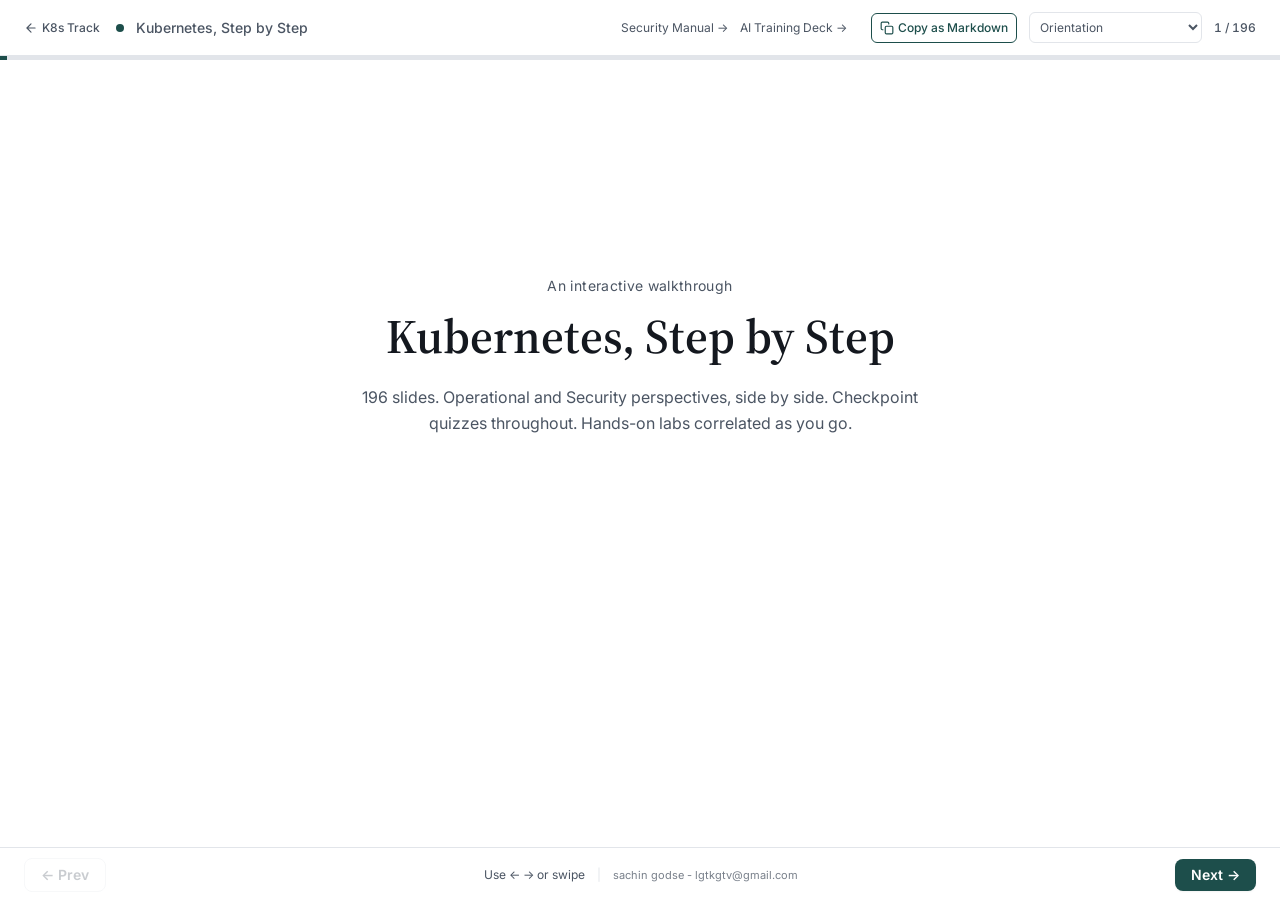
<file: tech_tutorials/k8/step-by-step.html>
<!DOCTYPE html>
<html lang="en">
<head>
<meta charset="UTF-8">
<meta name="viewport" content="width=device-width, initial-scale=1.0">
<title>Kubernetes, Step by Step — Interactive Deck</title>
<meta name="theme-color" content="#14181F">
<link rel="manifest" href="./manifest.json">
<link rel="icon" type="image/svg+xml" href="./icons/icon.svg">
<script src="./vendor/tailwindcss.js"></script>
<script src="./vendor/marked.min.js"></script>
<link rel="preconnect" href="https://fonts.googleapis.com">
<link href="https://fonts.googleapis.com/css2?family=Source+Serif+4:opsz,wght@8..60,400;8..60,600;8..60,700&family=Inter:wght@400;500;600;700&family=IBM+Plex+Mono:wght@400;500;600&display=swap" rel="stylesheet" media="print" onload="this.media='all'">
<noscript>
  <link href="https://fonts.googleapis.com/css2?family=Source+Serif+4:opsz,wght@8..60,400;8..60,600;8..60,700&family=Inter:wght@400;500;600;700&family=IBM+Plex+Mono:wght@400;500;600&display=swap" rel="stylesheet">
</noscript>
<script>
  tailwind.config = {
    theme: { extend: {
      colors: { ink:'#14181F', subink:'#4B5563', surface:'#F6F7F9', line:'#E2E5EA',
                teal:'#1D4E4B', tealsoft:'#E8F0EF', rust:'#A8412B', rustsoft:'#FBECE8',
                amber:'#8A5A12', ambersoft:'#FBF2E1' },
      fontFamily: { serif:['"Source Serif 4"','Georgia','serif'], sans:['Inter','system-ui','sans-serif'], mono:['"IBM Plex Mono"','monospace'] }
    }}
  }
</script>
<style>
  :root { --app-height: 100vh; }
  @supports (height: 100dvh) { :root { --app-height: 100dvh; } }
  html { height: 100%; }
  body {
    height: 100%;
    height: var(--app-height);
    min-height: -webkit-fill-available;
    font-family: 'Inter', system-ui, sans-serif;
  }
  h1,h2,h3,.serif{font-family:'Source Serif 4',Georgia,serif;}
  code,.mono{font-family:'IBM Plex Mono',monospace;}
  ::selection{background:#E8F0EF;color:#14181F;}
  .focus-ring:focus-visible{outline:2px solid #1D4E4B;outline-offset:2px;}
  @media (prefers-reduced-motion: reduce){*{transition:none !important;}}
  #slideStage{ animation: fadeIn .18s ease; }
  @keyframes fadeIn{ from{opacity:0; transform: translateY(4px);} to{opacity:1; transform: translateY(0);} }
  .deeper-prose h2{font-family:'Source Serif 4',Georgia,serif;font-size:1.25rem;font-weight:600;color:#14181F;margin-top:1.25rem;margin-bottom:.75rem;}
  .deeper-prose h2:first-child{margin-top:0;}
  .deeper-prose h3{font-size:1.05rem;font-weight:600;color:#14181F;margin-top:1rem;margin-bottom:.5rem;}
  .deeper-prose p{color:#14181F;line-height:1.65;margin-bottom:.75rem;}
  .deeper-prose ul,.deeper-prose ol{margin-bottom:.75rem;padding-left:1.25rem;}
  .deeper-prose li{color:#14181F;line-height:1.6;margin-bottom:.35rem;}
  .deeper-prose ul{list-style:disc;}
  .deeper-prose ol{list-style:decimal;}
  .deeper-prose strong{font-weight:600;color:#14181F;}
  .deeper-prose code{font-family:'IBM Plex Mono',monospace;background:#F6F7F9;padding:.1rem .3rem;border-radius:.25rem;font-size:.85em;}
  .deeper-prose pre{background:#14181F;color:#fff;padding:1rem;border-radius:.5rem;overflow-x:auto;margin-bottom:.75rem;}
  .deeper-prose pre code{background:none;padding:0;color:inherit;}
  .deeper-prose table{width:100%;border-collapse:collapse;margin-bottom:1rem;font-size:.875rem;}
  .deeper-prose th{background:#F6F7F9;text-align:left;padding:.5rem .75rem;border-bottom:1px solid #E2E5EA;font-weight:500;color:#4B5563;}
  .deeper-prose td{padding:.5rem .75rem;border-bottom:1px solid #E2E5EA;color:#4B5563;vertical-align:top;}
</style>
</head>
<body class="bg-white text-ink antialiased flex flex-col overflow-hidden">

  <!-- Top bar -->
  <header class="border-b border-line px-3 sm:px-6 py-2.5 sm:py-3 flex items-center justify-between gap-2 sm:gap-3 flex-shrink-0">
    <div class="flex items-center gap-2 sm:gap-3 min-w-0">
      <a href="./index.html" class="text-xs text-subink hover:text-ink flex items-center gap-1 mr-1 transition-colors" title="Kubernetes Tutorials Hub">
        <svg class="h-3.5 w-3.5" viewBox="0 0 24 24" fill="none" stroke="currentColor" stroke-width="2" stroke-linecap="round" stroke-linejoin="round"><path d="M19 12H5M12 19l-7-7 7-7"/></svg>
        <span class="hidden md:inline font-medium">K8s Track</span>
      </a>
      <span class="h-2 w-2 rounded-full bg-teal flex-shrink-0"></span>
      <span class="text-xs sm:text-sm text-subink truncate font-medium" id="chapterLabel">Kubernetes, Step by Step</span>
    </div>
    <div class="flex items-center gap-1.5 sm:gap-3 flex-shrink-0">
      <a href="./security-field-manual.html" class="hidden lg:inline text-xs text-subink hover:text-teal transition-colors">Security Manual &rarr;</a>
      <a href="./ai-training.html" class="hidden lg:inline text-xs text-subink hover:text-teal transition-colors">AI Training Deck &rarr;</a>
      <span class="hidden sm:inline text-xs text-subink" id="quizScoreLabel"></span>
      <button id="copyMdBtn" onclick="copySlideMarkdown()" class="focus-ring flex items-center gap-1 text-xs font-medium text-teal border border-teal rounded-md px-2 py-1.5 hover:bg-tealsoft transition-colors" title="Copy as Markdown">
        <svg viewBox="0 0 24 24" class="h-3.5 w-3.5 flex-shrink-0" fill="none" stroke="currentColor" stroke-width="2" stroke-linecap="round" stroke-linejoin="round"><rect x="9" y="9" width="13" height="13" rx="2"/><path d="M5 15H4a2 2 0 0 1-2-2V4a2 2 0 0 1 2-2h9a2 2 0 0 1 2 2v1"/></svg>
        <span class="hidden md:inline" id="copyMdLabel">Copy as Markdown</span>
        <span class="hidden sm:inline md:hidden" id="copyMdLabelShort">Copy</span>
      </button>
      <select id="jumpSelect" class="text-xs border border-line rounded-md px-1.5 py-1.5 bg-white text-subink focus-ring max-w-[85px] sm:max-w-[140px] md:max-w-none"></select>
      
      <!-- Mobile Top Navigation Buttons -->
      <div class="flex items-center gap-1 sm:hidden">
        <button id="topPrevBtn" class="focus-ring p-1.5 text-subink border border-line rounded-md hover:bg-surface disabled:opacity-25 disabled:cursor-not-allowed" aria-label="Previous Slide">
          <svg class="h-3.5 w-3.5" viewBox="0 0 24 24" fill="none" stroke="currentColor" stroke-width="2.5" stroke-linecap="round" stroke-linejoin="round"><path d="M15 19l-7-7 7-7"/></svg>
        </button>
        <span class="text-[11px] font-semibold text-ink px-1 tabular-nums" id="topSlideCounter">1/200</span>
        <button id="topNextBtn" class="focus-ring px-2.5 py-1 text-xs font-semibold text-white bg-teal rounded-md hover:bg-[#163e3c] disabled:opacity-25 disabled:cursor-not-allowed flex items-center gap-0.5 shadow-sm" aria-label="Next Slide">
          <span>Next</span>
          <svg class="h-3 w-3" viewBox="0 0 24 24" fill="none" stroke="currentColor" stroke-width="2.5" stroke-linecap="round" stroke-linejoin="round"><path d="M9 5l7 7-7 7"/></svg>
        </button>
      </div>

      <!-- Desktop Slide Counter -->
      <span class="hidden sm:inline text-xs text-subink font-medium tabular-nums" id="slideCounter">1 / 1</span>
    </div>
  </header>

  <!-- Progress bar -->
  <div class="h-1 bg-line flex-shrink-0">
    <div id="progressBar" class="h-1 bg-teal transition-all duration-200" style="width:0%"></div>
  </div>

  <!-- Stage -->
  <main id="mainStage" class="flex-1 overflow-y-auto px-4 sm:px-10 py-5 sm:py-12">
    <div id="slideStage" class="max-w-4xl mx-auto"></div>
  </main>

  <!-- Bottom nav -->
  <footer class="border-t border-line px-3 sm:px-6 py-2 sm:py-2.5 flex items-center justify-between flex-shrink-0 text-xs text-subink bg-white/95 backdrop-blur z-20" style="padding-bottom: max(0.5rem, env(safe-area-inset-bottom, 0px));">
    <button id="prevBtn" class="focus-ring text-xs sm:text-sm font-semibold text-subink border border-line rounded-lg px-3.5 sm:px-4 py-2 sm:py-1.5 hover:bg-surface transition-colors disabled:opacity-30 disabled:cursor-not-allowed flex items-center gap-1">&larr; <span>Prev</span></button>
    <div class="flex items-center gap-3">
      <span class="sm:hidden text-xs font-semibold text-ink tabular-nums" id="mobileSlideCounter">1 / 200</span>
      <span class="hidden sm:inline">Use &larr; &rarr; or swipe</span>
      <span class="hidden md:inline text-line">|</span>
      <span class="hidden md:inline text-[11px] opacity-75">sachin godse - <a href="mailto:lgtkgtv@gmail.com" class="hover:underline">lgtkgtv@gmail.com</a></span>
    </div>
    <button id="nextBtn" class="focus-ring text-xs sm:text-sm font-semibold text-white bg-teal rounded-lg px-4 sm:px-4 py-2 sm:py-1.5 hover:bg-[#163e3c] transition-colors disabled:opacity-30 disabled:cursor-not-allowed shadow-sm flex items-center gap-1"><span>Next</span> &rarr;</button>
  </footer>

  <!-- Deeper insight modal -->
  <div id="deeperModal" class="hidden fixed inset-0 z-50 flex items-center justify-center p-4 sm:p-8">
    <div id="deeperBackdrop" class="absolute inset-0 bg-ink/40"></div>
    <div class="relative bg-white rounded-xl shadow-xl max-w-2xl w-full max-h-[85vh] overflow-y-auto border border-line">
      <div class="sticky top-0 bg-white border-b border-line px-6 py-4 flex items-center justify-between">
        <span class="text-sm font-medium text-teal">Deeper insight</span>
        <button id="deeperCloseBtn" class="focus-ring text-subink hover:text-ink" aria-label="Close">
          <svg viewBox="0 0 24 24" class="h-5 w-5" fill="none" stroke="currentColor" stroke-width="2" stroke-linecap="round"><path d="M18 6L6 18M6 6l12 12"/></svg>
        </button>
      </div>
      <div id="deeperContent" class="px-6 py-5 deeper-prose"></div>
    </div>
  </div>

<script>
const SLIDES = [{"type": "title"}, {"type": "divider", "part": "Orientation", "track": "meta", "title": "How this deck works", "sub": "Navigation, tracks, and how the labs connect"}, {"type": "concept", "part": "Orientation", "track": "meta", "title": "Two tracks, one cluster", "bullets": ["Every slide is tagged Operational (teal), Security (rust), or Both (amber) \u2014 the same cluster, viewed from two jobs.", "Operational asks: does it run, scale, and recover?", "Security asks: what can go wrong, and what stops it?", "By the end you'll hold both views of the same object at once."], "note": null}, {"type": "concept", "part": "Orientation", "track": "meta", "title": "Navigating 200 slides", "bullets": ["Arrow keys or the buttons move forward and back \u2014 nothing auto-advances.", "The dropdown at the top jumps straight to any chapter.", "Quiz slides don't block progress \u2014 answer, read the explanation, keep going.", "\u201cTry it\u201d slides point back to a numbered lab in the field manual \u2014 same cluster, same tools."], "note": null}, {"type": "quiz", "part": "Orientation", "track": "meta", "q": "What do the three track colors on each slide represent?", "options": ["Difficulty level", "Which chapter you're in", "Whether the slide is Operational, Security, or Both", "Estimated read time"], "correct": 2, "explain": "Teal, rust, and amber tag whether a slide is about running the system, defending it, or both at once."}, {"type": "divider", "part": "1 \u00b7 Container foundations", "track": "meta", "title": "What Kubernetes is actually orchestrating", "sub": "Before the orchestra, meet the instruments"}, {"type": "concept", "part": "1 \u00b7 Container foundations", "track": "both", "title": "A container is not a tiny VM", "bullets": ["A container is one or more processes on the host, made to feel isolated using Linux namespaces (what it can see) and cgroups (what it can use).", "There is no separate kernel per container \u2014 every container on a node shares that node's one kernel.", "That shared kernel is exactly why container escapes matter: break the isolation and you're touching the host directly."], "note": null, "deeper": "## The security divide: VMs vs. containers\n\n| Feature | Virtual machine | Standard container |\n|---|---|---|\n| Isolation level | Hardware virtualization \u2014 the hypervisor cuts it off completely | OS-level \u2014 processes wrapped in software namespaces |\n| Kernel | Independent guest kernel per VM | Shared \u2014 every container uses the one host kernel |\n| Attack surface | Small \u2014 an attacker must break the hypervisor itself | Large \u2014 any host kernel vulnerability is in scope |\n| Blast radius | Contained to that one VM | A kernel panic from one container can crash the whole node |\n\n**Why the shared kernel matters.** If an attacker compromises an app inside a standard container, they're one kernel exploit away from the host. Find a local privilege-escalation bug, and there's no second kernel standing between them and root on the machine \u2014 and every other container on that node.\n\nBreaking out of a VM is a fundamentally harder problem: you have to compromise the hypervisor itself (KVM, ESXi, Hyper-V), which is a far more locked-down target than an arbitrary kernel syscall path.\n\n**The middle ground: sandboxed containers.** Because VMs are safer but containers are faster and lighter, the industry built a third option:\n\n- **Kata Containers / Firecracker** \u2014 spin up a stripped-down microVM per container, giving each one its own dedicated kernel at close-to-container speed.\n- **gVisor** \u2014 intercepts syscalls in a userspace sandbox between the container and the host kernel, without a full microVM.\n\n**The practical rule:** if you're running untrusted code \u2014 a multi-tenant platform where users upload arbitrary scripts, or an AI agent executing model-generated commands \u2014 standard containers aren't enough; reach for Kata or gVisor. If you're running your own trusted microservices, standard containers are fine, provided you still harden them (non-root, dropped capabilities, read-only filesystem)."}, {"type": "concept", "part": "1 \u00b7 Container foundations", "track": "ops", "title": "Image vs. container, precisely", "bullets": ["An image is a read-only, layered filesystem snapshot plus metadata (entrypoint, env, exposed ports).", "A container is a running instance of an image, with a writable layer on top.", "Layers are content-addressed and cached \u2014 this is why rebuilding with one changed line is fast, not a full rebuild."], "note": null}, {"type": "code", "part": "1 \u00b7 Container foundations", "track": "ops", "title": "See the layers yourself", "lang": "bash", "body": "docker history nginx:1.27\ndocker inspect nginx:1.27 --format='{{.RootFS.Layers}}'", "note": "Each layer corresponds to one instruction in the Dockerfile that changed the filesystem."}, {"type": "concept", "part": "1 \u00b7 Container foundations", "track": "sec", "title": "The isolation boundary, honestly", "bullets": ["Namespaces hide things (other processes, other mounts, other network interfaces) \u2014 they don't add a security wall by themselves.", "cgroups limit resource use \u2014 they don't prevent syscalls.", "Real hardening layers on top: seccomp (blocks syscalls), AppArmor/SELinux (restricts file/network access), and for the highest-risk workloads, a sandboxed runtime like gVisor."], "note": null}, {"type": "concept", "part": "1 \u00b7 Container foundations", "track": "ops", "title": "The Container Runtime Interface (CRI)", "bullets": ["Kubernetes doesn't run containers itself \u2014 it talks to a runtime through the CRI, a gRPC contract.", "containerd and CRI-O are the two runtimes you'll meet in production; Docker Engine itself was removed as a direct option in Kubernetes 1.24.", "This abstraction is why swapping the runtime under a cluster doesn't require rewriting your workloads."], "note": null}, {"type": "code", "part": "1 \u00b7 Container foundations", "track": "sec", "title": "Peek at the isolation yourself", "lang": "bash", "body": "lsns -t net,pid,mnt              # list active namespaces on the host\ncat /sys/fs/cgroup/cpu.max       # a container's actual CPU ceiling, if using cgroup v2", "note": "These aren't Kubernetes commands \u2014 they're the raw Linux primitives Kubernetes builds on top of."}, {"type": "quiz", "part": "1 \u00b7 Container foundations", "track": "meta", "q": "What actually provides the resource limiting for a container \u2014 CPU, memory caps?", "options": ["Namespaces", "cgroups", "The container image", "seccomp"], "correct": 1, "explain": "cgroups control what a process can use (CPU, memory, I/O); namespaces control what it can see."}, {"type": "divider", "part": "2 \u00b7 Control plane", "track": "meta", "title": "The brain, opened up", "sub": "Four processes, one job: keep desired state true"}, {"type": "concept", "part": "2 \u00b7 Control plane", "track": "both", "title": "The control loop, as a pattern", "bullets": ["Every control plane component runs the same loop: observe current state, compare to desired state, take one action to close the gap, repeat.", "This is why Kubernetes recovers from almost anything eventually \u2014 the loop just keeps running.", "It also means there's no single 'deploy' moment \u2014 a Deployment update is just a new desired state the loop reconciles toward."], "note": null}, {"type": "diagram", "part": "2 \u00b7 Control plane", "track": "both", "title": "The control loop, drawn", "svg": "<svg viewBox=\"0 0 480 220\" class=\"w-full max-w-md mx-auto\"><circle cx=\"240\" cy=\"110\" r=\"90\" fill=\"none\" stroke=\"#E2E5EA\" stroke-width=\"2\" stroke-dasharray=\"4 4\"/><rect x=\"180\" y=\"10\" width=\"120\" height=\"44\" rx=\"8\" fill=\"#E8F0EF\" stroke=\"#1D4E4B\"/><text x=\"240\" y=\"37\" text-anchor=\"middle\" font-family=\"Inter\" font-size=\"13\" fill=\"#14181F\">Observe state</text><rect x=\"330\" y=\"90\" width=\"130\" height=\"44\" rx=\"8\" fill=\"#FBF2E1\" stroke=\"#8A5A12\"/><text x=\"395\" y=\"117\" text-anchor=\"middle\" font-family=\"Inter\" font-size=\"13\" fill=\"#14181F\">Compare to desired</text><rect x=\"180\" y=\"166\" width=\"120\" height=\"44\" rx=\"8\" fill=\"#FBECE8\" stroke=\"#A8412B\"/><text x=\"240\" y=\"193\" text-anchor=\"middle\" font-family=\"Inter\" font-size=\"13\" fill=\"#14181F\">Take one action</text><rect x=\"10\" y=\"90\" width=\"130\" height=\"44\" rx=\"8\" fill=\"#F6F7F9\" stroke=\"#E2E5EA\"/><text x=\"75\" y=\"117\" text-anchor=\"middle\" font-family=\"Inter\" font-size=\"13\" fill=\"#14181F\">Repeat</text><path d=\"M290,54 L340,90\" stroke=\"#4B5563\" stroke-width=\"1.5\" marker-end=\"url(#dArrow)\"/><path d=\"M395,134 L300,166\" stroke=\"#4B5563\" stroke-width=\"1.5\" marker-end=\"url(#dArrow)\"/><path d=\"M180,188 L140,134\" stroke=\"#4B5563\" stroke-width=\"1.5\" marker-end=\"url(#dArrow)\"/><path d=\"M75,90 L180,40\" stroke=\"#4B5563\" stroke-width=\"1.5\" marker-end=\"url(#dArrow)\"/><defs><marker id=\"dArrow\" markerWidth=\"8\" markerHeight=\"8\" refX=\"4\" refY=\"4\" orient=\"auto\"><path d=\"M0,0 L8,4 L0,8 Z\" fill=\"#4B5563\"/></marker></defs></svg>", "note": "Every controller you'll meet \u2014 Deployment, ReplicaSet, Node \u2014 is this same four-step loop, watching one resource type."}, {"type": "concept", "part": "2 \u00b7 Control plane", "track": "both", "title": "kube-apiserver: the only door in", "bullets": ["Every read and write to cluster state \u2014 kubectl, controllers, kubelets \u2014 goes through the API server. Nothing talks to etcd directly except the API server.", "It's stateless by design, so you can run several replicas behind a load balancer for high availability.", "It's also the single highest-value target in the whole cluster \u2014 everything downstream trusts what it approves."], "note": null, "deeper": "## The API server isn't a monolith either\n\nEverything you send through it eventually resolves to a **REST resource under an API group** (`apps/v1`, `rbac.authorization.k8s.io/v1`, and so on) \u2014 this is what makes the API extensible.\n\n**The aggregation layer** lets you register an entirely separate API server that handles requests for specific paths, while still appearing as part of the same Kubernetes API to `kubectl`. The Metrics API (`metrics.k8s.io`) is a real example \u2014 `kubectl top` talks to the aggregated metrics-server API server, not the core one.\n\nThis is a different extension mechanism from a **CRD** (Part 21): a CRD adds a new resource type handled by the *same* API server and stored in the *same* etcd; an aggregated API server is a genuinely separate process, useful when you need custom storage or logic the built-in API machinery can't express.\n\n**Why this matters operationally:** an aggregated API server going down can take down a specific capability (like `kubectl top`) without affecting core cluster operations \u2014 a useful fact when triaging \"is this a real outage or a narrower failure.\""}, {"type": "code", "part": "2 \u00b7 Control plane", "track": "sec", "title": "See exactly what the API server enforces", "lang": "bash", "body": "kubectl get --raw /metrics | grep apiserver_admission\nkubectl api-resources --verbs=list --namespaced -o wide", "note": "Every admission plugin the API server runs shows up in these metrics \u2014 a live view of your checkpoints."}, {"type": "concept", "part": "2 \u00b7 Control plane", "track": "both", "title": "etcd: the cluster's only memory", "bullets": ["A distributed, strongly-consistent key-value store using the Raft consensus algorithm.", "Every object you've ever created \u2014 Pods, Secrets, ConfigMaps, RBAC rules \u2014 is a key in etcd.", "Raft needs a majority (quorum) to agree, which is why production etcd runs in odd numbers: 3 or 5 nodes, never 2 or 4."], "note": null, "deeper": "## What Raft actually guarantees, and what it doesn't\n\nRaft gives etcd **linearizable consistency** \u2014 every read reflects the most recent acknowledged write, cluster-wide. This is stronger (and more expensive) than the eventual consistency you'd get from something like DynamoDB, and it's exactly why etcd isn't meant to be used as a general-purpose application database.\n\n**The watch mechanism** is arguably more important operationally than the storage itself. Every controller in Part 2's control loop doesn't poll etcd \u2014 it opens a long-lived **watch** on the API server, which itself watches etcd, and gets pushed a stream of changes. This is why Kubernetes reacts to changes in milliseconds instead of on a polling interval, and also why a controller crash-looping on startup is often a sign it can't establish its watches, not that it can't read data once.\n\n**A practical warning:** etcd performs badly with large objects (a very large ConfigMap or a CRD instance with a huge spec) and with high write rates against a single key \u2014 both show up as generic-looking \"slow API server\" symptoms that actually trace back to etcd contention."}, {"type": "concept", "part": "2 \u00b7 Control plane", "track": "sec", "title": "If etcd leaks, everything leaks", "bullets": ["Secrets in etcd are base64-encoded, not encrypted, unless you explicitly enable encryption at rest.", "Anyone with etcd's data directory or a network path to its client port can read every Secret in the cluster.", "The fix: a KMS provider for envelope encryption, TLS on both client and peer connections, and network isolation to control-plane nodes only."], "note": null, "deeper": "## Envelope encryption, one layer deeper\n\n\"Enable a KMS provider\" compresses a few real moving parts:\n\n1. Kubernetes generates a **Data Encryption Key (DEK)** and uses it to encrypt the Secret's actual content.\n2. The DEK itself is encrypted by a **Key Encryption Key (KEK)** held in your cloud KMS (AWS KMS, GCP Cloud KMS, Azure Key Vault) or Vault.\n3. What's actually stored in etcd is the encrypted Secret content *plus* the encrypted DEK \u2014 never the KEK, and never a plaintext key.\n\n**Why the indirection matters:** the KEK never leaves the KMS. If someone steals your etcd data directory wholesale, they get ciphertext they can't decrypt without also compromising the KMS itself \u2014 a meaningfully harder bar than \"read the disk.\"\n\n**The gap people miss:** enabling encryption at rest going forward does **not** retroactively encrypt Secrets already stored in etcd. You have to explicitly rewrite them (`kubectl get secrets --all-namespaces -o json | kubectl replace -f -` is the common pattern) after turning encryption on, or they stay in whatever state they were created in."}, {"type": "diagram", "part": "2 \u00b7 Control plane", "track": "both", "title": "A request's four checkpoints", "svg": "<svg viewBox=\"0 0 900 130\" class=\"w-full\"><g font-family=\"Inter\" font-size=\"12\"><rect x=\"10\" y=\"40\" width=\"140\" height=\"55\" rx=\"8\" fill=\"#FFFFFF\" stroke=\"#E2E5EA\"/><text x=\"80\" y=\"72\" text-anchor=\"middle\" fill=\"#14181F\">kubectl apply</text><rect x=\"190\" y=\"40\" width=\"150\" height=\"55\" rx=\"8\" fill=\"#FBF2E1\" stroke=\"#8A5A12\"/><text x=\"265\" y=\"65\" text-anchor=\"middle\" fill=\"#14181F\">Authentication</text><text x=\"265\" y=\"82\" text-anchor=\"middle\" font-size=\"10\" fill=\"#4B5563\">who are you?</text><rect x=\"380\" y=\"40\" width=\"150\" height=\"55\" rx=\"8\" fill=\"#FBF2E1\" stroke=\"#8A5A12\"/><text x=\"455\" y=\"65\" text-anchor=\"middle\" fill=\"#14181F\">Authorization</text><text x=\"455\" y=\"82\" text-anchor=\"middle\" font-size=\"10\" fill=\"#4B5563\">RBAC allowed?</text><rect x=\"570\" y=\"40\" width=\"160\" height=\"55\" rx=\"8\" fill=\"#FBECE8\" stroke=\"#A8412B\"/><text x=\"650\" y=\"65\" text-anchor=\"middle\" fill=\"#14181F\">Admission</text><text x=\"650\" y=\"82\" text-anchor=\"middle\" font-size=\"10\" fill=\"#4B5563\">mutate / validate</text><rect x=\"770\" y=\"40\" width=\"120\" height=\"55\" rx=\"8\" fill=\"#E8F0EF\" stroke=\"#1D4E4B\"/><text x=\"830\" y=\"72\" text-anchor=\"middle\" fill=\"#14181F\">etcd</text></g><g stroke=\"#4B5563\" stroke-width=\"1.5\" marker-end=\"url(#lArrow)\"><line x1=\"150\" y1=\"67\" x2=\"188\" y2=\"67\"/><line x1=\"340\" y1=\"67\" x2=\"378\" y2=\"67\"/><line x1=\"530\" y1=\"67\" x2=\"568\" y2=\"67\"/><line x1=\"730\" y1=\"67\" x2=\"768\" y2=\"67\"/></g><defs><marker id=\"lArrow\" markerWidth=\"8\" markerHeight=\"8\" refX=\"4\" refY=\"4\" orient=\"auto\"><path d=\"M0,0 L8,4 L0,8 Z\" fill=\"#4B5563\"/></marker></defs></svg>", "note": "A rejection at any one of these four stages means the request never touches etcd at all."}, {"type": "concept", "part": "2 \u00b7 Control plane", "track": "ops", "title": "kube-scheduler: matchmaking, not magic", "bullets": ["For each unscheduled Pod, the scheduler filters nodes that can't fit it (predicates), then scores the rest (priorities) to pick a winner.", "Common scoring factors: resource availability, affinity/anti-affinity rules, and spreading pods across failure domains.", "You can run a custom scheduler alongside the default one for specialized workloads like batch or GPU jobs."], "note": null}, {"type": "concept", "part": "2 \u00b7 Control plane", "track": "ops", "title": "kube-controller-manager: dozens of loops in one binary", "bullets": ["Bundles many independent controllers: the Deployment controller, ReplicaSet controller, Node controller, Job controller, and more.", "Each watches one resource type and reconciles it \u2014 the Deployment controller doesn't know or care how the Node controller works.", "This modularity is why adding a new workload type (a CRD) doesn't require touching existing controllers."], "note": null}, {"type": "concept", "part": "2 \u00b7 Control plane", "track": "ops", "title": "cloud-controller-manager: where cloud-specific code lives", "bullets": ["Talks to the cloud provider's API for things Kubernetes core doesn't know about: provisioning LoadBalancers, attaching disks, labeling nodes with cloud metadata.", "Keeping this separate from the core controller-manager is why the same Kubernetes works on AWS, GCP, on-prem, or your laptop."], "note": null}, {"type": "compare", "part": "2 \u00b7 Control plane", "track": "ops", "title": "Control plane HA, at a glance", "cols": ["Setup", "Single control-plane node", "3+ control-plane nodes (HA)"], "rows": [["API server", "Single point of failure", "Load-balanced replicas, any can serve"], ["etcd", "One copy, one bad disk away from data loss", "3 or 5 members, tolerates one node loss"], ["Scheduler / controller-manager", "Runs once", "Runs on all, but only one is 'leader' via leader election at a time"]], "note": null}, {"type": "quiz", "part": "2 \u00b7 Control plane", "track": "meta", "q": "Why does production etcd run with an odd number of members, like 3 or 5?", "options": ["Odd numbers use less disk", "Raft consensus needs a majority to agree, and odd counts avoid tie votes", "It's a Kubernetes API requirement", "Even numbers aren't supported by the software"], "correct": 1, "explain": "Raft needs (n/2)+1 nodes to agree. With an even number, a network split can leave two equal-sized groups with no majority."}, {"type": "bridge", "part": "2 \u00b7 Control plane", "title": "Now flip to the security lens", "body": "Everything above described how the control plane works. Here's the same four components, but asking: what happens if an attacker reaches them?"}, {"type": "concept", "part": "2 \u00b7 Control plane", "track": "sec", "title": "The control-plane attack surface, component by component", "bullets": ["API server compromised \u2192 full cluster compromise. This is why anonymous auth, TLS, and network restriction to it are non-negotiable.", "etcd compromised \u2192 every Secret exposed, unless encrypted at rest.", "Scheduler compromised \u2192 an attacker can steer their workload onto a node they already control, or onto a node holding sensitive data.", "controller-manager compromised \u2192 silent, cluster-wide creation, deletion, or scaling of workloads."], "note": null}, {"type": "lab", "part": "2 \u00b7 Control plane", "track": "meta", "labnum": "0", "labname": "Set up a local cluster", "note": "Before going further, stand up the cluster you'll use for every hands-on slide from here on \u2014 Lab 0 in the field manual."}, {"type": "divider", "part": "3 \u00b7 Node components", "track": "meta", "title": "The hands, opened up", "sub": "What actually runs your containers"}, {"type": "concept", "part": "3 \u00b7 Node components", "track": "ops", "title": "kubelet: the node's local agent", "bullets": ["Watches the API server for Pods assigned to its node, then drives the container runtime through the CRI to make them real.", "Continuously reports node and Pod status back to the API server \u2014 this is where 'Ready' and 'NotReady' come from.", "Runs probes (liveness, readiness, startup) locally and restarts containers that fail them, without waiting on the control plane."], "note": null}, {"type": "concept", "part": "3 \u00b7 Node components", "track": "sec", "title": "The kubelet's own API is a target", "bullets": ["The kubelet exposes its own HTTPS API on port 10250 \u2014 by default, some older/misconfigured setups leave it with anonymous read/write access.", "An exposed, unauthenticated kubelet API lets an attacker list every Secret-mounting Pod on the node and execute commands inside them.", "Fix: disable anonymous auth on the kubelet, and restrict its port with firewall rules or a NetworkPolicy-aware CNI."], "note": null}, {"type": "concept", "part": "3 \u00b7 Node components", "track": "ops", "title": "kube-proxy and Service networking", "bullets": ["Implements the virtual IP behavior of a Service by writing rules into the node's networking stack.", "Two common modes: iptables (older, simpler, scales worse with thousands of Services) and IPVS (faster, built for large clusters).", "kube-proxy doesn't touch NetworkPolicy \u2014 that enforcement is entirely the CNI plugin's job."], "note": null}, {"type": "concept", "part": "3 \u00b7 Node components", "track": "ops", "title": "Node lifecycle you'll actually use", "bullets": ["cordon marks a node unschedulable without touching what's already running there.", "drain evicts existing Pods gracefully (respecting PodDisruptionBudgets) before you take a node down for maintenance.", "taints repel Pods from a node unless the Pod has a matching toleration \u2014 the opposite direction from node affinity."], "note": null}, {"type": "code", "part": "3 \u00b7 Node components", "track": "ops", "title": "Safely take a node out of rotation", "lang": "bash", "body": "kubectl cordon node-3\nkubectl drain node-3 --ignore-daemonsets --delete-emptydir-data\n# ... do maintenance ...\nkubectl uncordon node-3", "note": null}, {"type": "concept", "part": "3 \u00b7 Node components", "track": "ops", "title": "Capacity vs. allocatable", "bullets": ["A node's Capacity is its full physical resources; Allocatable is what's actually available to Pods after reserving headroom for the OS and kubelet itself.", "The scheduler only ever schedules against Allocatable \u2014 a node that looks 'full' in Capacity terms may have simply hit its reserved headroom."], "note": null}, {"type": "concept", "part": "3 \u00b7 Node components", "track": "ops", "title": "Eviction under pressure", "bullets": ["When a node runs low on memory or disk, the kubelet proactively evicts Pods before the kernel's OOM killer would step in blindly.", "Eviction order follows QoS class: BestEffort first, then Burstable, Guaranteed last \u2014 the same classes from Part 11's resource model."], "note": null}, {"type": "quiz", "part": "3 \u00b7 Node components", "track": "meta", "q": "Which component is responsible for enforcing NetworkPolicy objects?", "options": ["kubelet", "kube-proxy", "The CNI plugin", "kube-scheduler"], "correct": 2, "explain": "kube-proxy handles Service virtual IPs; NetworkPolicy enforcement is entirely up to the CNI (Calico, Cilium, etc.) \u2014 some CNIs, like kind's default kindnet, don't enforce it at all."}, {"type": "divider", "part": "4 \u00b7 API & objects", "track": "meta", "title": "How 'kubectl apply' actually becomes reality", "sub": "Declarative state, not a script of commands"}, {"type": "concept", "part": "4 \u00b7 API & objects", "track": "both", "title": "Declarative beats imperative", "bullets": ["You declare desired state (\"3 replicas of this image\") \u2014 you never tell Kubernetes the steps to get there.", "This is what makes the system self-healing: the gap between desired and actual state is continuously re-closed, not just once at deploy time.", "It's also what makes GitOps possible later: Git holds the desired state, and a controller just keeps reconciling toward it."], "note": null}, {"type": "concept", "part": "4 \u00b7 API & objects", "track": "ops", "title": "Anatomy of every object", "bullets": ["apiVersion and kind identify the schema.", "metadata carries the name, namespace, labels, and annotations \u2014 labels are for selection, annotations are for information.", "spec is what you want; status is what the system observed \u2014 you write spec, the system writes status."], "note": null}, {"type": "concept", "part": "4 \u00b7 API & objects", "track": "ops", "title": "Labels and selectors are how everything connects", "bullets": ["A Service finds its Pods by label selector, not by name or IP.", "A Deployment's ReplicaSet finds its Pods the same way.", "This indirection is why you can swap which Pods a Service targets just by changing labels \u2014 no restart required."], "note": null}, {"type": "concept", "part": "4 \u00b7 API & objects", "track": "ops", "title": "Owner references and garbage collection", "bullets": ["A Deployment owns its ReplicaSets; a ReplicaSet owns its Pods \u2014 tracked via ownerReferences, not naming convention.", "Delete the owner, and dependents are garbage-collected automatically, cascading down the chain.", "This is why kubectl delete deployment also cleans up its ReplicaSets and Pods without you deleting them one by one."], "note": null}, {"type": "concept", "part": "4 \u00b7 API & objects", "track": "ops", "title": "API versioning is a deprecation contract", "bullets": ["Alpha (v1alpha1): may change or disappear anytime, disabled by default in production clusters.", "Beta (v1beta1): enabled by default, more stable, but still subject to change before General Availability.", "Stable (v1): backward-compatible for the life of the API \u2014 this is the version you build production automation against."], "note": null}, {"type": "quiz", "part": "4 \u00b7 API & objects", "track": "meta", "q": "A Service routes traffic to a set of Pods using...", "options": ["The Pods' IP addresses, hardcoded", "A label selector matched against Pod labels", "The Deployment name", "Pod creation timestamps"], "correct": 1, "explain": "Services never reference Pods by identity \u2014 only by matching labels, which is what lets the underlying Pods change freely."}, {"type": "divider", "part": "5 \u00b7 Workloads", "track": "meta", "title": "Choosing the right shape for the job", "sub": "Pods rarely stand alone"}, {"type": "concept", "part": "5 \u00b7 Workloads", "track": "ops", "title": "The Pod is the atomic unit, but rarely runs alone", "bullets": ["A Pod is one or more containers that share a network namespace and can share storage \u2014 think 'one logical instance of your app.'", "Sidecar pattern: a helper container (log shipper, proxy) running alongside the main one, sharing its lifecycle.", "Init containers: run to completion before the main containers start \u2014 for setup work that must finish first."], "note": null}, {"type": "diagram", "part": "5 \u00b7 Workloads", "track": "ops", "title": "One Pod, three container roles", "svg": "<svg viewBox=\"0 0 500 160\" class=\"w-full max-w-lg mx-auto\"><rect x=\"10\" y=\"10\" width=\"480\" height=\"140\" rx=\"10\" fill=\"#F6F7F9\" stroke=\"#E2E5EA\"/><text x=\"30\" y=\"32\" font-family=\"Inter\" font-size=\"11\" fill=\"#4B5563\">Pod (shares network + optionally storage)</text><rect x=\"30\" y=\"45\" width=\"130\" height=\"80\" rx=\"6\" fill=\"#FBF2E1\" stroke=\"#8A5A12\"/><text x=\"95\" y=\"75\" text-anchor=\"middle\" font-family=\"Inter\" font-size=\"11\" fill=\"#14181F\">Init container</text><text x=\"95\" y=\"92\" text-anchor=\"middle\" font-family=\"Inter\" font-size=\"9\" fill=\"#4B5563\">runs first, then exits</text><rect x=\"185\" y=\"45\" width=\"130\" height=\"80\" rx=\"6\" fill=\"#E8F0EF\" stroke=\"#1D4E4B\"/><text x=\"250\" y=\"75\" text-anchor=\"middle\" font-family=\"Inter\" font-size=\"11\" fill=\"#14181F\">Main container</text><text x=\"250\" y=\"92\" text-anchor=\"middle\" font-family=\"Inter\" font-size=\"9\" fill=\"#4B5563\">your application</text><rect x=\"340\" y=\"45\" width=\"130\" height=\"80\" rx=\"6\" fill=\"#FBECE8\" stroke=\"#A8412B\"/><text x=\"405\" y=\"75\" text-anchor=\"middle\" font-family=\"Inter\" font-size=\"11\" fill=\"#14181F\">Sidecar</text><text x=\"405\" y=\"92\" text-anchor=\"middle\" font-family=\"Inter\" font-size=\"9\" fill=\"#4B5563\">runs alongside, shares lifecycle</text></svg>", "note": null}, {"type": "concept", "part": "5 \u00b7 Workloads", "track": "ops", "title": "Deployment: the workhorse for stateless apps", "bullets": ["Manages a ReplicaSet, which manages Pods \u2014 you almost never create ReplicaSets directly.", "Rolling updates are controlled by maxSurge (how many extra Pods during rollout) and maxUnavailable (how many can be down).", "kubectl rollout undo reverts to the previous ReplicaSet instantly \u2014 the old one isn't deleted, just scaled to zero."], "note": null}, {"type": "concept", "part": "5 \u00b7 Workloads", "track": "ops", "title": "StatefulSet: when identity matters", "bullets": ["Pods get stable, predictable names (web-0, web-1, web-2) and stable storage that follows them across rescheduling.", "Scale-up and scale-down happen in strict order \u2014 web-1 won't start until web-0 is Ready.", "Use it for databases, queues, or anything where 'which instance am I' matters to the app itself."], "note": null, "deeper": "## OrderedReady isn't the only mode\n\nThe strict, one-at-a-time startup described in the main slide is StatefulSet's **default** pod management policy, called `OrderedReady`. There's a second option:\n\n- **`Parallel`** \u2014 all pods are created and terminated simultaneously, with no ordering guarantee at all.\n\n`Parallel` trades away the ordering guarantee for much faster scale-up and scale-down \u2014 appropriate when your application doesn't actually depend on startup order (many distributed databases handle out-of-order joins fine once they have stable network identity and storage, even if they don't need strict sequencing).\n\n**The identity that matters more than the order, in practice:** most of the real value of a StatefulSet is the stable network identity (`web-0.web.default.svc.cluster.local` always refers to the same logical replica) and the stable PersistentVolumeClaim per replica \u2014 not necessarily the ordering itself. If your workload only needs the former, `Parallel` is worth considering before assuming you need the slower default."}, {"type": "concept", "part": "5 \u00b7 Workloads", "track": "ops", "title": "DaemonSet: exactly one per node", "bullets": ["Guarantees one Pod copy on every node (or a matching subset) \u2014 automatically added to new nodes as they join.", "This is the mechanism behind node-level tools: log collectors, CNI plugins, and \u2014 as you'll see later \u2014 Falco."], "note": null}, {"type": "concept", "part": "5 \u00b7 Workloads", "track": "ops", "title": "Job and CronJob: run-to-completion work", "bullets": ["A Job runs a Pod until it succeeds a specified number of times, then stops \u2014 unlike a Deployment, it doesn't restart a Pod that finished successfully.", "CronJob wraps a Job with a schedule, same syntax as Unix cron.", "Both are exactly what kube-bench used in your first lab: run once, produce output, exit."], "note": null}, {"type": "concept", "part": "5 \u00b7 Workloads", "track": "ops", "title": "PodDisruptionBudget: protecting availability during voluntary disruption", "bullets": ["Sets a floor \u2014 minAvailable or maxUnavailable \u2014 that voluntary actions like kubectl drain must respect.", "It has no effect on involuntary disruption (a node crashing) \u2014 only on deliberate, coordinated operations.", "This is exactly what made your Part 3 drain example safe to run against a live Deployment."], "note": null}, {"type": "quiz", "part": "5 \u00b7 Workloads", "track": "meta", "q": "You need a database where each replica needs its own stable storage and a predictable name. Which workload type?", "options": ["Deployment", "DaemonSet", "StatefulSet", "Job"], "correct": 2, "explain": "StatefulSet is built for exactly this: stable identity and storage per replica, in a defined order."}, {"type": "divider", "part": "6 \u00b7 Networking", "track": "meta", "title": "Every Pod gets an IP \u2014 now what?", "sub": "The flat network model, then how to actually control it"}, {"type": "concept", "part": "6 \u00b7 Networking", "track": "both", "title": "The Kubernetes networking model, in three rules", "bullets": ["Every Pod gets its own IP address \u2014 no NAT between Pods, cluster-wide.", "Any Pod can reach any other Pod's IP directly, by default, regardless of which node they're on.", "Rule three is the security problem: 'by default' means wide open until you say otherwise."], "note": null}, {"type": "concept", "part": "6 \u00b7 Networking", "track": "ops", "title": "The CNI plugin makes the flat network real", "bullets": ["Kubernetes defines the networking model; the CNI plugin (Calico, Cilium, kindnet, AWS VPC CNI...) implements it.", "Some CNIs are minimal \u2014 connectivity only, no policy enforcement (kindnet).", "Others, like Calico and Cilium, add NetworkPolicy enforcement and much more (encryption, observability, L7 rules)."], "note": null}, {"type": "concept", "part": "6 \u00b7 Networking", "track": "ops", "title": "Services: four flavors, four use cases", "bullets": ["ClusterIP (default): a stable virtual IP reachable only inside the cluster.", "NodePort: exposes the Service on a static port on every node's IP \u2014 simple, rarely production-grade on its own.", "LoadBalancer: asks the cloud provider to provision a real external load balancer, targeting the Service.", "Headless (clusterIP: None): skips the virtual IP entirely, returning individual Pod IPs via DNS \u2014 what StatefulSets use."], "note": null}, {"type": "concept", "part": "6 \u00b7 Networking", "track": "ops", "title": "DNS: how Pods find each other by name", "bullets": ["CoreDNS runs as a cluster add-on and answers queries like my-service.my-namespace.svc.cluster.local.", "This is why hardcoded IPs are an anti-pattern \u2014 Pod IPs change constantly, but Service DNS names don't."], "note": null}, {"type": "concept", "part": "6 \u00b7 Networking", "track": "ops", "title": "Ingress and the newer Gateway API", "bullets": ["Ingress routes external HTTP(S) traffic to Services based on hostname and path \u2014 but the spec itself is thin, so behavior varies a lot by controller (NGINX, Traefik, cloud-native).", "Gateway API is the newer, more expressive, more portable replacement, splitting the role into Gateway (infrastructure) and protocol-specific Route resources like HTTPRoute (routing rules)."], "note": null}, {"type": "quiz", "part": "6 \u00b7 Networking", "track": "meta", "q": "Which Service type gives you individual Pod IPs via DNS instead of one shared virtual IP?", "options": ["ClusterIP", "NodePort", "LoadBalancer", "Headless"], "correct": 3, "explain": "Headless Services (clusterIP: None) skip the virtual IP and let DNS return each Pod's IP directly \u2014 exactly what StatefulSets rely on for stable per-replica addressing."}, {"type": "bridge", "part": "6 \u00b7 Networking", "title": "Now lock it down", "body": "A flat network was the operational default. Here's how you turn 'any pod can reach any pod' into 'only what I explicitly allowed.'"}, {"type": "concept", "part": "6 \u00b7 Networking", "track": "sec", "title": "NetworkPolicy, precisely", "bullets": ["A NetworkPolicy selects Pods (via podSelector) and then defines allowed ingress and/or egress \u2014 everything not explicitly allowed to a policy-selected Pod is denied.", "An empty podSelector ({}) means 'every Pod in this namespace.'", "policyTypes: [Ingress] with no rules underneath it is the default-deny pattern: select everyone, allow nothing."], "note": null, "deeper": "## The CNI you pick changes what \"NetworkPolicy\" actually means\n\nNetworkPolicy is a Kubernetes **API** \u2014 the enforcement is entirely up to the CNI plugin, and CNIs differ meaningfully in how they implement it:\n\n| CNI | Enforcement mechanism | Notable capability |\n|---|---|---|\n| Calico | iptables or eBPF (configurable) | Can enforce policy at the host firewall level, not just per-pod |\n| Cilium | eBPF natively | Supports L7-aware policy (HTTP method/path), not just L3/L4 |\n| kindnet (kind's default) | None | Creates the objects, enforces nothing |\n| AWS VPC CNI | Requires a separate add-on for policy enforcement | Not on by default |\n\n**The practical consequence:** \"I applied a NetworkPolicy\" and \"traffic is actually being blocked\" are two different claims. Always verify enforcement empirically (exactly what Lab 4 does) rather than trusting that the object being accepted means it's doing anything \u2014 this is the single most common false sense of security in Kubernetes network hardening."}, {"type": "concept", "part": "6 \u00b7 Networking", "track": "sec", "title": "Egress rules, and the DNS gotcha", "bullets": ["A NetworkPolicy with policyTypes: [Egress] and no rules blocks all outbound traffic too \u2014 including DNS lookups, which use UDP port 53.", "The most common Lab 4-style mistake: applying default-deny egress and then wondering why every Pod suddenly cannot resolve any hostname. Always explicitly allow egress to your DNS Service first."], "note": null}, {"type": "code", "part": "6 \u00b7 Networking", "track": "sec", "title": "The default-deny pattern, exactly", "lang": "yaml", "body": "apiVersion: networking.k8s.io/v1\nkind: NetworkPolicy\nmetadata:\n  name: default-deny\nspec:\n  podSelector: {}\n  policyTypes: [\"Ingress\"]", "note": "This alone blocks all inbound traffic to every Pod in the namespace. You then add specific allow policies on top."}, {"type": "diagram", "part": "6 \u00b7 Networking", "track": "sec", "title": "Before and after, visually", "svg": "<svg viewBox=\"0 0 500 160\" class=\"w-full max-w-lg mx-auto\"><g font-family=\"Inter\" font-size=\"11\" fill=\"#4B5563\"><text x=\"90\" y=\"20\" text-anchor=\"middle\" fill=\"#A8412B\">Flat network</text><text x=\"410\" y=\"20\" text-anchor=\"middle\" fill=\"#1D4E4B\">Default-deny + allow</text></g><g fill=\"#FBECE8\" stroke=\"#A8412B\"><circle cx=\"40\" cy=\"70\" r=\"18\"/><circle cx=\"90\" cy=\"110\" r=\"18\"/><circle cx=\"140\" cy=\"70\" r=\"18\"/></g><g stroke=\"#A8412B\" stroke-width=\"1.3\"><line x1=\"55\" y1=\"80\" x2=\"78\" y2=\"102\"/><line x1=\"102\" y1=\"102\" x2=\"125\" y2=\"80\"/><line x1=\"55\" y1=\"65\" x2=\"125\" y2=\"65\"/></g><g fill=\"#E8F0EF\" stroke=\"#1D4E4B\"><circle cx=\"360\" cy=\"70\" r=\"18\"/><circle cx=\"410\" cy=\"110\" r=\"18\"/><circle cx=\"460\" cy=\"70\" r=\"18\"/></g><line x1=\"375\" y1=\"80\" x2=\"398\" y2=\"102\" stroke=\"#1D4E4B\" stroke-width=\"1.3\"/></svg>", "note": "Left: every pod reaches every other pod. Right: only the one explicitly allowed connection survives after default-deny plus a scoped allow rule."}, {"type": "concept", "part": "6 \u00b7 Networking", "track": "sec", "title": "Service mesh and mTLS: the next layer up", "bullets": ["A service mesh (Istio, Linkerd) adds a sidecar proxy to every Pod, giving you mutual TLS between services without changing application code.", "mTLS means both sides prove identity \u2014 not just the client trusting the server, which is what ordinary TLS does.", "Meshes also give you fine-grained L7 policy (this service can call that endpoint) beyond what NetworkPolicy's L3/L4 rules allow."], "note": null}, {"type": "quiz", "part": "6 \u00b7 Networking", "track": "meta", "q": "What does a NetworkPolicy with podSelector: {} and no ingress rules under policyTypes: [Ingress] do?", "options": ["Allows all ingress traffic", "Denies all ingress traffic to every pod in the namespace", "Only affects egress", "Does nothing until a selector is added"], "correct": 1, "explain": "An empty selector matches every Pod; declaring the Ingress policy type with zero allow rules means nothing is allowed in."}, {"type": "lab", "part": "6 \u00b7 Networking", "track": "meta", "labnum": "4", "labname": "Prove a default-deny NetworkPolicy actually works", "note": "Go run it for real: create two Pods, confirm they can talk, apply default-deny, confirm they can't, then add a scoped allow rule back."}, {"type": "divider", "part": "7 \u00b7 Storage", "track": "meta", "title": "Making state survive a Pod's death", "sub": "Volumes, claims, and who provisions what"}, {"type": "concept", "part": "7 \u00b7 Storage", "track": "ops", "title": "Volumes vs. PersistentVolumes \u2014 a real distinction", "bullets": ["A plain Volume's lifecycle is tied to its Pod \u2014 delete the Pod, the volume (usually) goes with it.", "A PersistentVolume (PV) exists independently of any Pod \u2014 it's provisioned once and can outlive many Pods that use it.", "A PersistentVolumeClaim (PVC) is a Pod's request for storage \u2014 Kubernetes binds it to a matching PV."], "note": null}, {"type": "concept", "part": "7 \u00b7 Storage", "track": "ops", "title": "Dynamic provisioning removes the manual step", "bullets": ["A StorageClass defines how to provision storage on demand (which cloud disk type, replication, etc.).", "When a PVC references a StorageClass, a PV is created automatically to match it \u2014 no admin has to pre-create volumes.", "The CSI (Container Storage Interface) is the plugin contract that makes this portable across storage backends, the same way CRI works for runtimes."], "note": null}, {"type": "concept", "part": "7 \u00b7 Storage", "track": "sec", "title": "Storage is an attack surface too", "bullets": ["hostPath volumes mount a path from the node's filesystem directly into a Pod \u2014 powerful, and a common privilege-escalation route if allowed unrestricted.", "readOnlyRootFilesystem: true on a container means even a compromised process can't write new files or overwrite binaries on disk.", "For AI/ML workloads specifically: mount training datasets ReadOnlyMany when the workload doesn't need to write, to block tampering."], "note": null}, {"type": "concept", "part": "7 \u00b7 Storage", "track": "ops", "title": "CSI drivers, briefly, with a real one", "bullets": ["Every major storage backend \u2014 EBS, Persistent Disk, Azure Disk, Ceph \u2014 ships a CSI driver implementing the same create/attach/mount contract.", "This is why a StorageClass provisioner name like ebs.csi.aws.com is the only cloud-specific string in an otherwise fully portable PVC manifest."], "note": null}, {"type": "quiz", "part": "7 \u00b7 Storage", "track": "meta", "q": "What's the risk of allowing unrestricted hostPath volumes?", "options": ["Slower disk I/O", "A compromised container can read or write directly to the node's filesystem, aiding escape or persistence", "It uses more etcd storage", "It only affects logging"], "correct": 1, "explain": "hostPath breaks the container boundary intentionally \u2014 it's one of the most common privilege-escalation and node-compromise vectors when left unrestricted."}, {"type": "divider", "part": "8 \u00b7 Config & secrets", "track": "meta", "title": "Where your app's settings actually live", "sub": "And the one thing people assume Secrets do that they don't"}, {"type": "concept", "part": "8 \u00b7 Config & secrets", "track": "ops", "title": "ConfigMaps: configuration, not secrets", "bullets": ["Store non-sensitive config as key-value pairs, mountable as environment variables or files.", "Changing a ConfigMap doesn't automatically restart Pods using it \u2014 you need a rollout trigger or a tool that watches for changes."], "note": null}, {"type": "concept", "part": "8 \u00b7 Config & secrets", "track": "sec", "title": "The Secret myth, corrected", "bullets": ["A Kubernetes Secret is base64-encoded, not encrypted. Anyone who can read the Secret object (or etcd directly) can trivially decode it.", "base64 is an encoding for safely storing binary-ish data as text \u2014 it is not, and was never meant to be, a security control.", "Real protection requires encryption at rest (a KMS provider for etcd) plus RBAC restricting who can even read Secret objects."], "note": null, "deeper": "## Encryption at rest fixes one problem, not the whole problem\n\nEven with KMS-backed encryption at rest enabled, these paths still expose Secret contents in plaintext:\n\n- **`kubectl get secret -o yaml`** \u2014 decrypts and returns it to anyone with RBAC read access. Encryption at rest protects the etcd disk; it does nothing against a legitimately authorized `get`.\n- **etcd snapshots/backups** (Part 15.6) \u2014 unless the backup pipeline itself preserves and requires the KMS key, a stolen backup can be as exposed as an unencrypted one, depending on how it's stored.\n- **Logs and crash dumps** \u2014 an application that logs its own environment variables on startup, or a crash handler that dumps process memory, can leak a Secret regardless of how it was stored.\n\n**The honest layered picture:** encryption at rest stops \"someone stole the raw etcd disk.\" RBAC stops \"someone without permission tried to read it via the API.\" Neither stops \"someone with legitimate `get secrets` permission did something careless with what they read\" \u2014 that gap is what audit logging (Part 17) and external secrets managers with short-lived, scoped credentials are actually for."}, {"type": "concept", "part": "8 \u00b7 Config & secrets", "track": "sec", "title": "Mount as files, not environment variables", "bullets": ["Environment variables are easy to leak: they show up in crash dumps, get logged by mistake, and are visible to any process that can read /proc/<pid>/environ.", "Mounting a Secret as a file limits exposure and lets you control filesystem permissions on it directly."], "note": null}, {"type": "concept", "part": "8 \u00b7 Config & secrets", "track": "sec", "title": "External secrets managers close the remaining gap", "bullets": ["Vault, AWS Secrets Manager, and GCP Secret Manager keep the actual secret material outside etcd entirely.", "An operator (like External Secrets Operator) syncs them into Kubernetes Secrets just-in-time, with rotation handled centrally."], "note": null}, {"type": "concept", "part": "8 \u00b7 Config & secrets", "track": "ops", "title": "Secret types are not all the same shape", "bullets": ["Opaque is the generic default \u2014 arbitrary key-value data.", "kubernetes.io/tls expects exactly tls.crt and tls.key \u2014 used directly by Ingress controllers for TLS termination.", "kubernetes.io/dockerconfigjson holds registry credentials, referenced from a Pod's imagePullSecrets to pull from a private registry."], "note": null}, {"type": "quiz", "part": "8 \u00b7 Config & secrets", "track": "meta", "q": "What encoding does a standard Kubernetes Secret use by default?", "options": ["AES-256 encryption", "base64 \u2014 an encoding, not encryption", "RSA public-key encryption", "No encoding, plain text"], "correct": 1, "explain": "base64 just makes binary-safe text \u2014 it provides zero confidentiality on its own. Encryption at rest requires explicitly enabling a KMS provider."}, {"type": "divider", "part": "9 \u00b7 Identity & RBAC", "track": "meta", "title": "Proving who you are, then what you're allowed to do", "sub": "Authentication, then authorization \u2014 never the other order"}, {"type": "concept", "part": "9 \u00b7 Identity & RBAC", "track": "sec", "title": "Authentication: three common mechanisms", "bullets": ["Client certificates: issued to users or components, verified against a trusted CA \u2014 common for cluster admins and kubelet-to-API-server trust.", "Bearer tokens: including ServiceAccount tokens, now short-lived and audience-bound by default rather than permanent.", "OIDC: federates identity to an external provider (Okta, Google, Azure AD) \u2014 the standard for human users at scale."], "note": null}, {"type": "concept", "part": "9 \u00b7 Identity & RBAC", "track": "sec", "title": "ServiceAccounts: identity for workloads, not humans", "bullets": ["Every Pod runs as a ServiceAccount \u2014 if you don't specify one, it gets the namespace's default, which typically has no permissions but does exist.", "Modern Kubernetes issues short-lived, audience-scoped tokens for ServiceAccounts automatically \u2014 the old permanent-token Secrets are a legacy pattern to avoid."], "note": null}, {"type": "concept", "part": "9 \u00b7 Identity & RBAC", "track": "sec", "title": "RBAC's four objects", "bullets": ["Role: a set of permissions (verbs on resources), scoped to one namespace.", "ClusterRole: the same idea, but cluster-scoped \u2014 usable cluster-wide or bound within a single namespace.", "RoleBinding: grants a Role (or ClusterRole) to a subject, within one namespace.", "ClusterRoleBinding: grants a ClusterRole cluster-wide."], "note": null}, {"type": "diagram", "part": "9 \u00b7 Identity & RBAC", "track": "sec", "title": "How the four pieces connect", "svg": "<svg viewBox=\"0 0 640 100\" class=\"w-full\"><g font-family=\"Inter\" font-size=\"11\"><rect x=\"10\" y=\"25\" width=\"140\" height=\"50\" rx=\"7\" fill=\"#E8F0EF\" stroke=\"#1D4E4B\"/><text x=\"80\" y=\"55\" text-anchor=\"middle\" fill=\"#14181F\">Role / ClusterRole</text><rect x=\"250\" y=\"25\" width=\"140\" height=\"50\" rx=\"7\" fill=\"#FBF2E1\" stroke=\"#8A5A12\"/><text x=\"320\" y=\"45\" text-anchor=\"middle\" fill=\"#14181F\">(Cluster)RoleBinding</text><text x=\"320\" y=\"60\" text-anchor=\"middle\" font-size=\"9\" fill=\"#4B5563\">connects the two</text><rect x=\"490\" y=\"25\" width=\"140\" height=\"50\" rx=\"7\" fill=\"#FBECE8\" stroke=\"#A8412B\"/><text x=\"560\" y=\"55\" text-anchor=\"middle\" fill=\"#14181F\">Subject</text></g><g stroke=\"#4B5563\" stroke-width=\"1.5\" marker-end=\"url(#rArrow)\"><line x1=\"150\" y1=\"50\" x2=\"248\" y2=\"50\"/><line x1=\"390\" y1=\"50\" x2=\"488\" y2=\"50\"/></g><defs><marker id=\"rArrow\" markerWidth=\"8\" markerHeight=\"8\" refX=\"4\" refY=\"4\" orient=\"auto\"><path d=\"M0,0 L8,4 L0,8 Z\" fill=\"#4B5563\"/></marker></defs></svg>", "note": "A Role by itself grants nothing \u2014 permissions only take effect once a Binding connects it to a user, group, or ServiceAccount."}, {"type": "code", "part": "9 \u00b7 Identity & RBAC", "track": "sec", "title": "A least-privilege Role, concretely", "lang": "yaml", "body": "apiVersion: rbac.authorization.k8s.io/v1\nkind: Role\nmetadata:\n  namespace: payments\n  name: pod-reader\nrules:\n- apiGroups: [\"\"]\n  resources: [\"pods\"]\n  verbs: [\"get\", \"list\", \"watch\"]", "note": "No wildcards. Scoped to one namespace, one resource type, read-only verbs \u2014 this is what least privilege looks like in YAML."}, {"type": "concept", "part": "9 \u00b7 Identity & RBAC", "track": "sec", "title": "The wildcard trap", "bullets": ["resources: [\"*\"] or verbs: [\"*\"] in a ClusterRole is functionally close to cluster-admin \u2014 audit for these specifically.", "It's easy to accumulate wildcard roles over time as a 'just make it work' shortcut during development that never gets tightened before production."], "note": null, "deeper": "## Why wildcard RBAC keeps happening anyway\n\nThe most common real-world path to a wildcard ClusterRole isn't a lazy engineer \u2014 it's a **CI/CD service account** that legitimately needs broad permissions during initial setup (installing CRDs, creating namespaces, provisioning cross-namespace resources), which then never gets scoped down once the cluster is stable.\n\n**A concrete audit query worth running periodically:**\n\n```bash\nkubectl get clusterroles -o json | jq -r '\n  .items[] | select(\n    .rules[]? | (.resources[]? == \"*\" or .verbs[]? == \"*\")\n  ) | .metadata.name'\n```\n\nThis surfaces every ClusterRole with a wildcard resource or verb \u2014 not proof of a problem by itself (some legitimately need broad scope, like a monitoring agent reading everything read-only), but every result is worth a specific, named justification rather than being left unexamined.\n\n**The blast-radius question to ask for each hit:** if this ServiceAccount's token leaked today, what's the actual damage \u2014 and is that damage proportional to what the workload needs to do its job?"}, {"type": "concept", "part": "9 \u00b7 Identity & RBAC", "track": "sec", "title": "Two RBAC features worth knowing exist", "bullets": ["Aggregated ClusterRoles combine multiple ClusterRoles by label selector \u2014 useful for building composable permission sets that plugins can extend without editing a central role.", "Impersonation (the impersonate verb) lets one identity act as another for testing or automation \u2014 powerful, and exactly the kind of permission that deserves its own tight scope and audit trail."], "note": null}, {"type": "quiz", "part": "9 \u00b7 Identity & RBAC", "track": "meta", "q": "Which RBAC object grants permissions across the entire cluster, not just one namespace?", "options": ["Role", "RoleBinding", "ClusterRoleBinding bound to a ClusterRole", "A Role bound via RoleBinding"], "correct": 2, "explain": "A ClusterRole plus a ClusterRoleBinding is what grants cluster-wide scope. A Role, even bound cluster-wide via RoleBinding tricks, stays namespace-scoped by design."}, {"type": "divider", "part": "10 \u00b7 Admission & policy", "track": "meta", "title": "The last checkpoint before anything is saved", "sub": "Where 'it's technically allowed by RBAC' still gets rejected"}, {"type": "concept", "part": "10 \u00b7 Admission & policy", "track": "sec", "title": "The admission chain, in order", "bullets": ["After authentication and authorization succeed, every write request passes through mutating admission webhooks first, then validating ones.", "Mutating webhooks can change the request (inject a sidecar, add a label); validating webhooks can only accept or reject it.", "This is the checkpoint that runs even for a request RBAC already approved \u2014 'allowed' and 'wise' are different questions."], "note": null}, {"type": "concept", "part": "10 \u00b7 Admission & policy", "track": "sec", "title": "Built-in admission controllers you rely on daily", "bullets": ["NodeRestriction limits what a kubelet can modify \u2014 without it, a compromised kubelet could edit any Node or Pod object.", "ResourceQuota enforces namespace-level caps on CPU, memory, and object counts.", "PodSecurity is what enforces the Pod Security Standards you saw earlier \u2014 Privileged, Baseline, Restricted."], "note": null}, {"type": "concept", "part": "10 \u00b7 Admission & policy", "track": "sec", "title": "Policy-as-code: two dominant approaches", "bullets": ["OPA/Gatekeeper: general-purpose, policies written in Rego, flexible but with a steeper learning curve.", "Kyverno: Kubernetes-native, policies are plain YAML, faster to write for common cases like 'block privileged containers.'", "Both work the same way structurally: a validating (and optionally mutating) admission webhook backed by your policy engine."], "note": null}, {"type": "quiz", "part": "10 \u00b7 Admission & policy", "track": "meta", "q": "What's the difference between mutating and validating admission webhooks?", "options": ["No difference, they run the same checks", "Mutating can change the request; validating can only accept or reject it", "Validating runs first, then mutating", "Mutating only applies to Secrets"], "correct": 1, "explain": "Mutating webhooks run first and may modify the incoming object; validating webhooks run after and make a pure accept/reject decision."}, {"type": "lab", "part": "10 \u00b7 Admission & policy", "track": "meta", "labnum": "3", "labname": "Block privileged containers with Kyverno", "note": "Apply a real Kyverno ClusterPolicy, then try to deploy a privileged pod and watch the admission webhook reject it."}, {"type": "divider", "part": "11 \u00b7 Scheduling", "track": "meta", "title": "Getting the right pod onto the right node", "sub": "And keeping one workload from starving the rest"}, {"type": "concept", "part": "11 \u00b7 Scheduling", "track": "ops", "title": "Requests vs. limits, and why both matter", "bullets": ["A request is what the scheduler reserves for a container \u2014 it's the basis for 'does this Pod fit on this node.'", "A limit is the hard ceiling \u2014 exceed a memory limit and the container is OOMKilled; exceed a CPU limit and it's throttled, not killed.", "No requests/limits set at all means the Pod can consume unbounded resources and starve its neighbors."], "note": null}, {"type": "concept", "part": "11 \u00b7 Scheduling", "track": "ops", "title": "QoS classes fall out of requests and limits automatically", "bullets": ["Guaranteed: requests equal limits for every container \u2014 evicted last under node pressure.", "Burstable: requests set but lower than limits \u2014 evicted before Guaranteed.", "BestEffort: no requests or limits at all \u2014 evicted first."], "note": null}, {"type": "concept", "part": "11 \u00b7 Scheduling", "track": "ops", "title": "Steering pods: affinity, anti-affinity, taints, tolerations", "bullets": ["Node affinity: 'schedule me on nodes with this label' \u2014 a pull.", "Pod anti-affinity: 'don't schedule me next to another pod like me' \u2014 spreads replicas across failure domains.", "Taints and tolerations: the opposite direction \u2014 a node repels pods unless they explicitly tolerate the taint."], "note": null}, {"type": "concept", "part": "11 \u00b7 Scheduling", "track": "ops", "title": "Autoscaling, three layers", "bullets": ["Horizontal Pod Autoscaler (HPA): adds or removes Pod replicas based on observed metrics like CPU.", "Vertical Pod Autoscaler (VPA): adjusts a Pod's requests/limits over time based on observed usage.", "Cluster Autoscaler: adds or removes nodes themselves when Pods can't be scheduled or nodes sit empty."], "note": null}, {"type": "concept", "part": "11 \u00b7 Scheduling", "track": "ops", "title": "PriorityClass and preemption", "bullets": ["A PriorityClass gives Pods a relative importance value the scheduler uses when resources are tight.", "If a high-priority Pod cannot be scheduled otherwise, the scheduler can preempt (evict) lower-priority Pods to make room \u2014 a deliberate, visible tradeoff, not a silent one."], "note": null}, {"type": "quiz", "part": "11 \u00b7 Scheduling", "track": "meta", "q": "A Pod has no resource requests or limits set. What QoS class does it get?", "options": ["Guaranteed", "Burstable", "BestEffort", "It won't be scheduled"], "correct": 2, "explain": "No requests or limits at all means BestEffort \u2014 the first class evicted under node resource pressure."}, {"type": "bridge", "part": "11 \u00b7 Scheduling", "title": "The security angle on resources", "body": "Everything above assumes cooperative workloads. Here's what happens when one isn't."}, {"type": "concept", "part": "11 \u00b7 Scheduling", "track": "sec", "title": "Resource exhaustion as an attack, and the AI/ML wrinkle", "bullets": ["A workload with no limits \u2014 malicious or just buggy \u2014 can consume enough CPU/memory to degrade or crash everything else on a node.", "GPU and TPU resources need the same discipline: without ResourceQuotas scoped specifically to accelerators, one runaway ML job can starve every other workload needing that hardware.", "This is exactly the accelerator-starvation threat covered in the AI/ML security chapter of the field manual."], "note": null}, {"type": "divider", "part": "12 \u00b7 Observability", "track": "meta", "title": "You can't secure or operate what you can't see", "sub": "Logs, metrics, and the checks that catch failures early"}, {"type": "concept", "part": "12 \u00b7 Observability", "track": "ops", "title": "Where logs actually come from", "bullets": ["Container stdout/stderr is captured by the container runtime and written to the node's disk.", "A node-level agent (often a DaemonSet like Fluent Bit) tails those files and ships them to a central store.", "This is exactly why DaemonSets matter operationally, not just for security tools like Falco."], "note": null}, {"type": "concept", "part": "12 \u00b7 Observability", "track": "ops", "title": "Metrics: two different jobs", "bullets": ["metrics-server provides just enough data (CPU/memory) for the HPA and kubectl top to work \u2014 lightweight, not for dashboards.", "Prometheus scrapes detailed, custom metrics from your applications and infrastructure \u2014 the actual observability backbone for dashboards and alerting."], "note": null}, {"type": "concept", "part": "12 \u00b7 Observability", "track": "ops", "title": "Probes: how Kubernetes knows a Pod is actually working", "bullets": ["Liveness probe: 'is this container still alive' \u2014 fail it enough times and Kubernetes restarts the container.", "Readiness probe: 'is this container ready to receive traffic' \u2014 fail it and the Pod is pulled from Service endpoints, but not restarted.", "Startup probe: gives slow-starting containers extra time before liveness checks even begin, avoiding a restart loop on legitimately slow boots."], "note": null}, {"type": "quiz", "part": "12 \u00b7 Observability", "track": "meta", "q": "A container is running but not yet ready to serve traffic during a slow startup. Which probe result pulls it from load-balancing without restarting it?", "options": ["Failing liveness", "Failing readiness", "Failing startup", "No probe does this"], "correct": 1, "explain": "Readiness controls Service membership; failing it removes the Pod from traffic without touching its lifecycle \u2014 that's exactly its job."}, {"type": "concept", "part": "12 \u00b7 Observability", "track": "ops", "title": "The third pillar: distributed tracing", "bullets": ["Logs tell you what happened in one place; metrics tell you the aggregate trend; traces tell you the path a single request took across many services.", "In a microservices architecture, a slow user request might touch a dozen Pods \u2014 tracing is what lets you find which one actually caused the delay."], "note": null}, {"type": "code", "part": "12 \u00b7 Observability", "track": "ops", "title": "The debugging toolbox you'll actually reach for", "lang": "bash", "body": "kubectl describe pod <name>        # events: why is it Pending/CrashLooping\nkubectl logs <name> -c <container> --previous  # logs from before the last restart\nkubectl exec -it <name> -- sh      # a shell inside a running container\nkubectl debug <name> -it --image=busybox --target=<container>  # ephemeral debug container, no image rebuild", "note": "kubectl debug is the modern answer to 'this minimal image has no shell to exec into.'"}, {"type": "divider", "part": "13 \u00b7 Runtime security", "track": "meta", "title": "Watching what actually happens, not just what's configured", "sub": "Because a perfectly hardened manifest can still be exploited at runtime"}, {"type": "concept", "part": "13 \u00b7 Runtime security", "track": "sec", "title": "Why runtime detection is a different job than scanning", "bullets": ["Image scanning catches known vulnerabilities before deployment \u2014 it says nothing about what happens after a container starts running.", "Runtime security watches live behavior: syscalls, file access, network connections \u2014 catching zero-days and misuse that no scanner could have flagged in advance."], "note": null}, {"type": "concept", "part": "13 \u00b7 Runtime security", "track": "sec", "title": "eBPF, in plain terms", "bullets": ["Extended Berkeley Packet Filter: a way to run small, sandboxed programs inside the Linux kernel itself, safely, without writing a kernel module.", "It can observe every syscall a process makes with very low overhead \u2014 the foundation for modern runtime security tooling.", "'Compile Once, Run Everywhere' (CO-RE) is what lets a single eBPF program work across many kernel versions without recompiling per-host."], "note": null}, {"type": "concept", "part": "13 \u00b7 Runtime security", "track": "sec", "title": "Falco's architecture", "bullets": ["A driver (kernel module, classic eBPF, or the modern eBPF probe) captures raw syscall events from the kernel.", "Falco's userspace engine matches those events against rules \u2014 human-readable conditions like 'a shell was spawned inside a container.'", "Since Falco 0.38.0, modern_ebpf is the default driver \u2014 CO-RE means it works across kernel versions \u22655.8 without a matching prebuilt binary."], "note": null, "deeper": "## Driver choice is a real tradeoff, not just a version number\n\n| Driver | How it works | Tradeoff |\n|---|---|---|\n| Kernel module (kmod) | Compiled against your exact kernel | Fastest, but must be rebuilt per kernel version \u2014 brittle across upgrades |\n| Classic eBPF | Pre-compiled per kernel version | No compilation needed, but still version-pinned |\n| Modern eBPF (default since 0.38.0) | Uses CO-RE to adapt at load time | Works across kernel versions \u22655.8 without a matching prebuilt binary \u2014 the reason it's now the default |\n\n**The tuning problem nobody mentions upfront:** Falco's default rule set is deliberately broad, which means a fresh install on a real cluster typically produces a wave of false positives \u2014 package managers running during image builds, legitimate debugging shells, CI runners. The real work of adopting Falco isn't installing it; it's writing **exception conditions** into your rules for your cluster's actual normal behavior, so the alerts that remain are ones worth waking someone up for."}, {"type": "code", "part": "13 \u00b7 Runtime security", "track": "sec", "title": "A Falco rule, read literally", "lang": "yaml", "body": "- rule: Terminal shell in container\n  desc: A shell was spawned inside a container\n  condition: spawned_process and container and shell_procs\n  output: \"Shell in container (user=%user.name container=%container.name)\"\n  priority: WARNING", "note": "condition is a boolean expression over the event stream; output is the templated alert Falco emits when it matches."}, {"type": "diagram", "part": "13 \u00b7 Runtime security", "track": "sec", "title": "From syscall to alert", "svg": "<svg viewBox=\"0 0 820 110\" class=\"w-full\"><g font-family=\"Inter\" font-size=\"11\"><rect x=\"10\" y=\"30\" width=\"150\" height=\"50\" rx=\"7\" fill=\"#F6F7F9\" stroke=\"#E2E5EA\"/><text x=\"85\" y=\"60\" text-anchor=\"middle\" fill=\"#14181F\">Linux kernel</text><rect x=\"200\" y=\"30\" width=\"150\" height=\"50\" rx=\"7\" fill=\"#E8F0EF\" stroke=\"#1D4E4B\"/><text x=\"275\" y=\"55\" text-anchor=\"middle\" fill=\"#14181F\">modern_ebpf driver</text><text x=\"275\" y=\"70\" text-anchor=\"middle\" font-size=\"9\" fill=\"#4B5563\">captures syscalls</text><rect x=\"390\" y=\"30\" width=\"150\" height=\"50\" rx=\"7\" fill=\"#E8F0EF\" stroke=\"#1D4E4B\"/><text x=\"465\" y=\"55\" text-anchor=\"middle\" fill=\"#14181F\">Falco engine</text><text x=\"465\" y=\"70\" text-anchor=\"middle\" font-size=\"9\" fill=\"#4B5563\">matches rules</text><rect x=\"580\" y=\"30\" width=\"220\" height=\"50\" rx=\"7\" fill=\"#FBECE8\" stroke=\"#A8412B\"/><text x=\"690\" y=\"55\" text-anchor=\"middle\" fill=\"#14181F\">Alert output</text><text x=\"690\" y=\"70\" text-anchor=\"middle\" font-size=\"9\" fill=\"#4B5563\">log, Slack, webhook, SIEM</text></g><g stroke=\"#4B5563\" stroke-width=\"1.5\" marker-end=\"url(#fArrow)\"><line x1=\"160\" y1=\"55\" x2=\"198\" y2=\"55\"/><line x1=\"350\" y1=\"55\" x2=\"388\" y2=\"55\"/><line x1=\"540\" y1=\"55\" x2=\"578\" y2=\"55\"/></g><defs><marker id=\"fArrow\" markerWidth=\"8\" markerHeight=\"8\" refX=\"4\" refY=\"4\" orient=\"auto\"><path d=\"M0,0 L8,4 L0,8 Z\" fill=\"#4B5563\"/></marker></defs></svg>", "note": null}, {"type": "concept", "part": "13 \u00b7 Runtime security", "track": "sec", "title": "Layering further: seccomp, AppArmor/SELinux, sandboxed runtimes", "bullets": ["seccomp filters which syscalls a container can make at all \u2014 most containers never need mount() or reboot(), so blocking them costs nothing functionally.", "AppArmor/SELinux add mandatory access control on top: which files, network resources, and capabilities a process may touch.", "For the highest-risk workloads \u2014 untrusted code, AI inference agents \u2014 gVisor or Kata Containers add a full syscall interception layer between the container and the real kernel."], "note": null}, {"type": "quiz", "part": "13 \u00b7 Runtime security", "track": "meta", "q": "What is Falco's currently default driver, and why does it work across many kernel versions without recompiling?", "options": ["The kernel module (kmod) \u2014 it's the oldest and most compatible", "modern_ebpf, via a CO-RE feature that adapts to the running kernel", "A userspace-only ptrace hook", "It requires a different driver build for every kernel"], "correct": 1, "explain": "modern_ebpf is bundled into the userspace binary and uses eBPF's CO-RE (Compile Once, Run Everywhere) to adapt to the kernel it's running on."}, {"type": "concept", "part": "13 \u00b7 Runtime security", "track": "sec", "title": "Falco is not the only option", "bullets": ["Tetragon (from the Cilium project) takes a similar eBPF-based approach but is more tightly integrated with Cilium's networking layer, enabling enforcement \u2014 not just detection \u2014 at the kernel level.", "The evaluation question is the same either way: does it support the modern eBPF approach, and can your team actually write and maintain its rule language."], "note": null}, {"type": "lab", "part": "13 \u00b7 Runtime security", "track": "meta", "labnum": "5", "labname": "Trigger and observe a Falco alert", "note": "Install Falco with the modern eBPF driver, spawn a shell inside a running container, and watch the alert appear in real time."}, {"type": "divider", "part": "14 \u00b7 Supply chain", "track": "meta", "title": "Securing what goes into the image, before it ever runs", "sub": "Because a hardened runtime can't fix a poisoned build"}, {"type": "concept", "part": "14 \u00b7 Supply chain", "track": "sec", "title": "Build-time hygiene", "bullets": ["Multi-stage builds keep build tools (compilers, package managers) out of the final image entirely \u2014 smaller image, smaller attack surface.", "Distroless or minimal base images remove shells and package managers a compromised process could otherwise use to persist or pivot.", "Pin base image versions by digest, not just tag \u2014 tags can be repointed; digests can't."], "note": null}, {"type": "concept", "part": "14 \u00b7 Supply chain", "track": "sec", "title": "Vulnerability scanning, mechanically", "bullets": ["A scanner like Trivy reads the image's layers and package manifests, then checks each package version against known-CVE databases.", "Severity gates (fail the build on CRITICAL/HIGH) turn a scan from advisory into enforcement \u2014 the difference between a report nobody reads and a blocked pipeline."], "note": null}, {"type": "concept", "part": "14 \u00b7 Supply chain", "track": "sec", "title": "Image signing and SBOMs", "bullets": ["Cosign (part of Sigstore) signs an image so that a signature-verifying admission controller can reject any image not signed by a trusted identity.", "A Software Bill of Materials (SBOM) is a machine-readable manifest of every package and version in an image \u2014 essential for answering 'are we affected by this new CVE' in minutes instead of days."], "note": null, "deeper": "## SLSA: putting a number on \"how trustworthy is this build\"\n\nThe Supply-chain Levels for Software Artifacts (SLSA) framework gives supply-chain security a maturity scale, similar in spirit to the CIS maturity model in Part 17:\n\n| Level | What it requires |\n|---|---|\n| SLSA 1 | The build process is scripted and produces provenance metadata \u2014 but that metadata isn't verified |\n| SLSA 2 | Provenance is generated by a hosted build service and is tamper-resistant |\n| SLSA 3 | The build runs in a hardened, isolated environment resistant to the build process itself being compromised |\n| SLSA 4 | Two-person review of all changes, plus a fully hermetic, reproducible build |\n\n**Where this connects to what you already have:** Cosign signatures and SBOMs are the *artifacts* that make SLSA levels verifiable \u2014 an admission controller checking for a valid signature (Part 10) is, in effect, enforcing a minimum SLSA bar at deploy time. Most startups realistically target SLSA 2 first \u2014 it's achievable with a standard hosted CI provider and doesn't require the isolated-build infrastructure SLSA 3 assumes."}, {"type": "quiz", "part": "14 \u00b7 Supply chain", "track": "meta", "q": "What does pinning a base image by digest (not just tag) actually protect against?", "options": ["Slower builds", "The tag being silently repointed to different, potentially compromised content later", "Larger image size", "Nothing \u2014 tags and digests are equivalent"], "correct": 1, "explain": "A tag like latest or even a version tag can be moved to point at new content. A digest is a cryptographic hash of the exact content \u2014 it cannot be silently changed."}, {"type": "lab", "part": "14 \u00b7 Supply chain", "track": "meta", "labnum": "2", "labname": "Gate a build with Trivy", "note": "Scan an old, vulnerable image and a current one, and watch the exit code flip from 1 to 0 \u2014 the exact check a CI pipeline would run."}, {"type": "divider", "part": "15 \u00b7 GitOps", "track": "meta", "title": "Automating everything covered so far", "sub": "Because none of it holds if a human has to remember to run it"}, {"type": "concept", "part": "15 \u00b7 GitOps", "track": "ops", "title": "GitOps, as a set of principles", "bullets": ["The entire desired state of the system is declared in Git \u2014 Git is the single source of truth, not a human's memory or a runbook.", "A controller (ArgoCD, Flux) continuously reconciles the live cluster to match Git \u2014 the same control-loop pattern from Part 2, applied to your deployments themselves.", "Rolling back is a git revert, not a manual set of kubectl commands run under pressure."], "note": null}, {"type": "concept", "part": "15 \u00b7 GitOps", "track": "ops", "title": "The reconciliation loop, concretely", "bullets": ["The GitOps controller polls (or is webhook-notified of) changes to a Git repo.", "It diffs the repo's manifests against the live cluster state.", "Any drift \u2014 someone ran kubectl edit directly, for instance \u2014 gets flagged or automatically reverted, depending on configuration."], "note": null}, {"type": "diagram", "part": "15 \u00b7 GitOps", "track": "ops", "title": "The pipeline, end to end", "svg": "<svg viewBox=\"0 0 900 100\" class=\"w-full\"><g font-family=\"Inter\" font-size=\"10\"><rect x=\"10\" y=\"30\" width=\"100\" height=\"45\" rx=\"6\" fill=\"#FFFFFF\" stroke=\"#E2E5EA\"/><text x=\"60\" y=\"57\" text-anchor=\"middle\" fill=\"#14181F\">Commit</text><rect x=\"130\" y=\"30\" width=\"100\" height=\"45\" rx=\"6\" fill=\"#FBF2E1\" stroke=\"#8A5A12\"/><text x=\"180\" y=\"57\" text-anchor=\"middle\" fill=\"#14181F\">Build+scan</text><rect x=\"250\" y=\"30\" width=\"100\" height=\"45\" rx=\"6\" fill=\"#FBF2E1\" stroke=\"#8A5A12\"/><text x=\"300\" y=\"57\" text-anchor=\"middle\" fill=\"#14181F\">Sign</text><rect x=\"370\" y=\"30\" width=\"100\" height=\"45\" rx=\"6\" fill=\"#FBECE8\" stroke=\"#A8412B\"/><text x=\"420\" y=\"57\" text-anchor=\"middle\" fill=\"#14181F\">Policy gate</text><rect x=\"490\" y=\"30\" width=\"100\" height=\"45\" rx=\"6\" fill=\"#E8F0EF\" stroke=\"#1D4E4B\"/><text x=\"540\" y=\"57\" text-anchor=\"middle\" fill=\"#14181F\">Deploy</text><rect x=\"610\" y=\"30\" width=\"120\" height=\"45\" rx=\"6\" fill=\"#E8F0EF\" stroke=\"#1D4E4B\"/><text x=\"670\" y=\"57\" text-anchor=\"middle\" fill=\"#14181F\">Runtime watch</text><rect x=\"750\" y=\"30\" width=\"140\" height=\"45\" rx=\"6\" fill=\"#FBECE8\" stroke=\"#A8412B\"/><text x=\"820\" y=\"50\" text-anchor=\"middle\" fill=\"#14181F\">Auto-isolate</text><text x=\"820\" y=\"63\" text-anchor=\"middle\" font-size=\"8\" fill=\"#4B5563\">+ page human</text></g><g stroke=\"#4B5563\" stroke-width=\"1.3\" marker-end=\"url(#gArrow)\"><line x1=\"110\" y1=\"52\" x2=\"128\" y2=\"52\"/><line x1=\"230\" y1=\"52\" x2=\"248\" y2=\"52\"/><line x1=\"350\" y1=\"52\" x2=\"368\" y2=\"52\"/><line x1=\"470\" y1=\"52\" x2=\"488\" y2=\"52\"/><line x1=\"590\" y1=\"52\" x2=\"608\" y2=\"52\"/><line x1=\"730\" y1=\"52\" x2=\"748\" y2=\"52\"/></g><defs><marker id=\"gArrow\" markerWidth=\"7\" markerHeight=\"7\" refX=\"3.5\" refY=\"3.5\" orient=\"auto\"><path d=\"M0,0 L7,3.5 L0,7 Z\" fill=\"#4B5563\"/></marker></defs></svg>", "note": "Every stage from Part 14's scanning to Part 20's incident response, as one continuous line."}, {"type": "concept", "part": "15 \u00b7 GitOps", "track": "sec", "title": "Keyless CI authentication, revisited", "bullets": ["A CI pipeline that deploys to a cluster needs cloud credentials \u2014 storing them as long-lived secrets in CI is the same anti-pattern flagged for workloads in Part 8.", "GitHub's OIDC token lets the runner request a short-lived cloud role directly: permissions: id-token: write, then aws-actions/configure-aws-credentials or google-github-actions/auth.", "No static keys stored anywhere, and the credential expires automatically after the job finishes."], "note": null, "deeper": "## The trust policy is the actual security boundary\n\n`permissions: id-token: write` only gets you a token \u2014 the cloud-side **trust policy** on the role you're assuming is what actually decides who can use it. This is where keyless auth quietly goes wrong:\n\n**A trust policy scoped too broadly:**\n```\n\"Condition\": {\n  \"StringLike\": { \"token.actions.githubusercontent.com:sub\": \"repo:my-org/*\" }\n}\n```\nThis trusts a token from **any** workflow in **any** repository under `my-org` \u2014 including a fork's pull-request workflow, if the trust condition doesn't also check the ref or exclude `pull_request` events specifically.\n\n**The safer pattern:**\n```\n\"Condition\": {\n  \"StringEquals\": { \"token.actions.githubusercontent.com:sub\":\n    \"repo:my-org/infra:ref:refs/heads/main\" }\n}\n```\nScoped to one repository, one branch \u2014 a workflow running against a pull request from a fork cannot assume this role, because its `sub` claim won't match.\n\n**The rule of thumb:** keyless auth removes the risk of a *leaked* credential; it does nothing about an *overly trusting* one. Audit the trust policy with the same scrutiny you'd give an RBAC ClusterRole."}, {"type": "concept", "part": "15 \u00b7 GitOps", "track": "ops", "title": "Progressive delivery, briefly", "bullets": ["Canary: route a small percentage of traffic to the new version first, watch metrics, then gradually increase.", "Blue-green: run both versions fully, switch traffic all at once, keep the old version ready for instant rollback.", "Both reduce blast radius compared to an all-at-once rolling update \u2014 the tradeoff is added complexity in routing and observability."], "note": null}, {"type": "quiz", "part": "15 \u00b7 GitOps", "track": "meta", "q": "What does permissions: id-token: write actually give a GitHub Actions workflow?", "options": ["Full repository admin access", "The ability to request a short-lived OIDC token to authenticate to a cloud provider", "Faster runner performance", "Access to all repository secrets"], "correct": 1, "explain": "It lets the runner request a signed OIDC token from GitHub, which a cloud provider can exchange for a short-lived credential \u2014 no stored long-lived keys required."}, {"type": "divider", "part": "15.5 \u00b7 Packaging", "track": "meta", "title": "Manifests don't stay simple for long", "sub": "Helm, Kustomize, and why 'just copy the YAML' stops scaling"}, {"type": "concept", "part": "15.5 \u00b7 Packaging", "track": "ops", "title": "Helm: templating plus a package format", "bullets": ["A chart bundles templated manifests with a values.yaml \u2014 one chart, many environments, by swapping values, not editing YAML by hand.", "helm upgrade tracks releases and supports rollback to a previous release, similar in spirit to a Deployment rollback but at the whole-application level.", "The tradeoff: Go template syntax embedded in YAML can get genuinely hard to read at scale."], "note": null}, {"type": "concept", "part": "15.5 \u00b7 Packaging", "track": "ops", "title": "Kustomize: overlays instead of templates", "bullets": ["No templating language \u2014 you keep plain, valid YAML as a 'base,' then layer 'overlays' that patch specific fields per environment.", "Built directly into kubectl (kubectl apply -k), so it requires no extra tooling to get started.", "Common split: which do you prefer \u2014 a single parameterized template (Helm) or composable patches on real YAML (Kustomize)? Many teams use both together."], "note": null}, {"type": "concept", "part": "15.5 \u00b7 Packaging", "track": "sec", "title": "Packaging doesn't bypass any control you've already learned", "bullets": ["A Helm chart from an untrusted repository is a supply-chain risk exactly like an untrusted base image \u2014 vet chart sources the same way you'd vet a base image registry.", "Admission control (Part 10) still applies to whatever a chart or overlay ultimately renders \u2014 templating happens client-side, before the API server ever sees the request."], "note": null}, {"type": "quiz", "part": "15.5 \u00b7 Packaging", "track": "meta", "q": "What's the core structural difference between Helm and Kustomize?", "options": ["Helm only works with GitOps, Kustomize doesn't", "Helm uses a templating language over values; Kustomize patches plain YAML with overlays, no templating", "They produce different Kubernetes API versions", "Kustomize requires a server-side controller, Helm doesn't"], "correct": 1, "explain": "Helm parameterizes templates via values.yaml; Kustomize keeps YAML valid throughout and layers patches on top \u2014 different philosophies for the same packaging problem."}, {"type": "divider", "part": "15.6 \u00b7 Backup & DR", "track": "meta", "title": "Because 'it's declarative in Git' doesn't cover everything", "sub": "Stateful data and the cluster version itself both need a plan"}, {"type": "concept", "part": "15.6 \u00b7 Backup & DR", "track": "ops", "title": "What GitOps doesn't back up", "bullets": ["Git holds your desired configuration \u2014 it does not hold your PersistentVolume data, your etcd snapshot, or in-flight state.", "Tools like Velero back up both Kubernetes object state and, via snapshots, the underlying volume data \u2014 the piece GitOps structurally can't cover."], "note": null}, {"type": "concept", "part": "15.6 \u00b7 Backup & DR", "track": "sec", "title": "etcd backup is a security control, not just an ops one", "bullets": ["An etcd snapshot is a full copy of cluster state, including all Secrets \u2014 back it up with the same access controls and encryption you'd apply to the live etcd.", "Test restores regularly. A backup you've never restored from is a hope, not a plan."], "note": null}, {"type": "concept", "part": "15.6 \u00b7 Backup & DR", "track": "ops", "title": "Cluster upgrades, the pattern", "bullets": ["Control plane first, then worker nodes \u2014 this order avoids nodes running a newer kubelet than the API server supports.", "Kubernetes supports a narrow version skew \u2014 kubelet can run up to three minor versions behind kube-apiserver (two, on kubelet versions older than 1.25) \u2014 this is why 'just upgrade whenever' silently breaks things eventually.", "Upgrade one node pool or node at a time in production, watching health, rather than all nodes simultaneously."], "note": null}, {"type": "concept", "part": "15.6 \u00b7 Backup & DR", "track": "sec", "title": "API deprecation is a security issue too", "bullets": ["Deprecated API versions are eventually removed entirely \u2014 manifests still referencing them will fail outright on upgrade, sometimes for security-relevant resources like PodSecurityPolicy (removed in 1.25).", "kubectl convert and deprecation warnings in kubectl apply output are there specifically so this doesn't surprise you during an actual upgrade window."], "note": null}, {"type": "quiz", "part": "15.6 \u00b7 Backup & DR", "track": "meta", "q": "Why can't GitOps alone serve as your backup and disaster recovery strategy?", "options": ["GitOps is inherently insecure", "Git holds desired configuration, not PersistentVolume data or etcd state \u2014 those need separate backup tooling", "GitOps only works for stateless apps entirely", "Git repositories can't be restored"], "correct": 1, "explain": "Git is a source of truth for configuration, not for stateful data or the cluster's own internal state \u2014 that gap is exactly what tools like Velero and etcd snapshots exist to close."}, {"type": "lab", "part": "15.6 \u00b7 Backup & DR", "track": "meta", "labnum": "0", "labname": "Revisit your Lab 0 cluster", "note": "A good exercise beyond this deck: take an etcd snapshot of your Lab 0 cluster, delete a resource, then practice restoring from that snapshot."}, {"type": "divider", "part": "16 \u00b7 Multi-tenancy", "track": "meta", "title": "Sharing one cluster safely across teams", "sub": "From soft boundaries to hard ones"}, {"type": "concept", "part": "16 \u00b7 Multi-tenancy", "track": "sec", "title": "Namespace isolation is a starting point, not a wall", "bullets": ["Namespaces scope names and RBAC \u2014 they do not, by themselves, isolate network traffic or resource consumption.", "You need NetworkPolicy for traffic isolation and ResourceQuota/LimitRange for resource isolation, layered on top of the namespace boundary.", "This combination is often called 'soft multi-tenancy' \u2014 good enough for trusted internal teams, not for mutually distrusting tenants."], "note": null}, {"type": "concept", "part": "16 \u00b7 Multi-tenancy", "track": "sec", "title": "When soft isn't enough", "bullets": ["Hard multi-tenancy usually means separate clusters per tenant, or a virtual-cluster technology (like vcluster) that gives each tenant their own control-plane view backed by shared infrastructure.", "The deciding question: could tenant A's actions ever affect tenant B's availability, data, or security posture? If yes and that's unacceptable, soft isolation isn't enough."], "note": null, "deeper": "## The real tradeoff: vcluster vs. separate clusters\n\n| | Namespace + NetworkPolicy | vcluster | Separate clusters |\n|---|---|---|---|\n| Isolation strength | Soft \u2014 shared control plane, shared etcd | Medium \u2014 tenant gets its own control-plane view, shared node capacity | Hard \u2014 fully separate everything |\n| Operational overhead | Lowest | Moderate \u2014 one host cluster, many virtual ones | Highest \u2014 N clusters to patch, monitor, upgrade |\n| Cost efficiency | Best \u2014 nodes fully shared | Good \u2014 nodes still shared, control planes are cheap to run virtually | Worst \u2014 capacity can't be shared across tenants at all |\n| Right for | Trusted internal teams | SaaS platforms selling tenant isolation without per-tenant cluster cost | Regulatory hard requirements, wildly different tenant trust levels |\n\n**The decision question that actually resolves this:** are you isolating *trust* (tenants shouldn't see each other) or isolating *blast radius* (a tenant's outage shouldn't affect another's availability)? vcluster solves the first well; it still shares underlying node capacity, so a noisy-neighbor resource problem can still cross tenant boundaries unless paired with strict ResourceQuotas per virtual cluster."}, {"type": "concept", "part": "16 \u00b7 Multi-tenancy", "track": "ops", "title": "ResourceQuota and LimitRange, working together", "bullets": ["ResourceQuota caps total consumption per namespace: total CPU, total memory, total object counts.", "LimitRange sets defaults and min/max per individual Pod or container within a namespace \u2014 so a Pod that forgets to set a request still gets one."], "note": null}, {"type": "concept", "part": "16 \u00b7 Multi-tenancy", "track": "ops", "title": "Namespaces do not nest", "bullets": ["There is no parent-child relationship between namespaces \u2014 team-a and team-a-staging are two flat, unrelated namespaces to Kubernetes, whatever your naming convention implies.", "Any hierarchy you want (billing rollups, inherited policy) has to be built and enforced by tooling on top, not by Kubernetes itself."], "note": null}, {"type": "quiz", "part": "16 \u00b7 Multi-tenancy", "track": "meta", "q": "Namespaces alone isolate which of these? (pick the most accurate)", "options": ["Network traffic between pods", "Resource consumption between teams", "Names and RBAC scope \u2014 nothing about traffic or resources by default", "Nothing at all"], "correct": 2, "explain": "Namespaces scope naming and RBAC. Traffic isolation needs NetworkPolicy; resource isolation needs ResourceQuota/LimitRange \u2014 both layered on top separately."}, {"type": "divider", "part": "17 \u00b7 Compliance", "track": "meta", "title": "Proving the controls exist, not just that they work", "sub": "What auditors actually check"}, {"type": "concept", "part": "17 \u00b7 Compliance", "track": "sec", "title": "Audit logging architecture", "bullets": ["Every request to the API server can be logged at a configurable level: None, Metadata (who/what/when, no body), Request (adds the request body), or RequestResponse (adds the response too).", "A sane baseline: Metadata for everything, RequestResponse specifically for Secrets access and RBAC changes \u2014 full logging everywhere is expensive and mostly noise.", "Logs need to ship off-cluster to immutable storage \u2014 an attacker with cluster access can otherwise erase their own trail."], "note": null}, {"type": "concept", "part": "17 \u00b7 Compliance", "track": "sec", "title": "CIS Benchmark vs. OWASP Top 10, the distinction that matters", "bullets": ["CIS Kubernetes Benchmark is a configuration checklist: is this specific setting correct, yes or no.", "OWASP Kubernetes Top 10 is a risk taxonomy: here are the categories of things that tend to go wrong across real deployments.", "You need both: CIS tells you what to configure; OWASP tells you what to watch for even when configuration looks fine."], "note": null}, {"type": "compare", "part": "17 \u00b7 Compliance", "track": "sec", "title": "Where SOC 2, PCI-DSS, and HIPAA actually bite", "cols": ["Framework", "Applies when", "K8s control it leans on"], "rows": [["SOC 2 Type II", "Almost every client engagement", "Audit logging, GitOps change tracking, RBAC reviews"], ["PCI-DSS v4.0", "Cardholder data in scope", "Namespace isolation, default-deny NetworkPolicy, etcd encryption"], ["HIPAA Security Rule", "PHI in scope", "Runtime detection, least-privilege RBAC, mTLS in transit"]], "note": null}, {"type": "quiz", "part": "17 \u00b7 Compliance", "track": "meta", "q": "What's the practical difference between CIS Benchmark and the OWASP Kubernetes Top 10?", "options": ["They're the same thing, different branding", "CIS checks configuration correctness; OWASP lists common risk categories", "CIS is AWS-only, OWASP is GKE-only", "OWASP replaced CIS entirely"], "correct": 1, "explain": "CIS is a pass/fail configuration checklist. OWASP's Top 10 is a taxonomy of risk categories \u2014 useful even when every CIS check passes."}, {"type": "code", "part": "17 \u00b7 Compliance", "track": "sec", "title": "Shaping an audit policy, concretely", "lang": "yaml", "body": "apiVersion: audit.k8s.io/v1\nkind: Policy\nrules:\n- level: RequestResponse\n  resources:\n  - group: \"\"\n    resources: [\"secrets\"]\n- level: Metadata\n  omitStages: [\"RequestReceived\"]", "note": "Secrets access gets full detail; everything else gets lightweight metadata-only logging \u2014 a realistic starting policy, not all-or-nothing."}, {"type": "lab", "part": "17 \u00b7 Compliance", "track": "meta", "labnum": "1", "labname": "Benchmark your cluster with kube-bench", "note": "Run an actual CIS Benchmark scan against your Lab 0 cluster and read the pass/fail output for yourself."}, {"type": "divider", "part": "18 \u00b7 Cloud specifics", "track": "meta", "title": "The same hardening, three different implementations", "sub": "Self-hosted, then GKE, then EKS"}, {"type": "concept", "part": "18 \u00b7 Cloud specifics", "track": "ops", "title": "Self-hosted: you own every default", "bullets": ["Nothing is hardened until you configure it \u2014 the API server, etcd, and every node start from a permissive baseline.", "kube-bench in a recurring job and a private control-plane network are the two highest-leverage first steps."], "note": null}, {"type": "concept", "part": "18 \u00b7 Cloud specifics", "track": "ops", "title": "Google GKE: Workload Identity Federation", "bullets": ["Lets Pods authenticate to Google Cloud APIs using a Kubernetes ServiceAccount mapped to a Google service account \u2014 no service account key files stored anywhere.", "Always on for Autopilot clusters; must be explicitly enabled per node pool on Standard clusters.", "Pair it with a private cluster and an authorized-networks allow-list on the control-plane endpoint."], "note": null}, {"type": "concept", "part": "18 \u00b7 Cloud specifics", "track": "ops", "title": "AWS EKS: Pod Identity vs. IRSA", "bullets": ["EKS Pod Identity is the current recommendation for new workloads on EC2 nodes \u2014 a simpler trust relationship than the older OIDC-federation approach.", "IRSA (IAM Roles for Service Accounts) remains relevant for Fargate workloads or clusters still mid-migration.", "Either way, the goal is the same as GKE's: Pods get scoped cloud permissions without static, long-lived credentials."], "note": null}, {"type": "quiz", "part": "18 \u00b7 Cloud specifics", "track": "meta", "q": "What's the current recommendation for giving new EC2-node workloads on EKS access to AWS APIs?", "options": ["Static IAM access keys as Kubernetes Secrets", "The shared EC2 instance profile for all Pods", "EKS Pod Identity", "Disabling IAM entirely"], "correct": 2, "explain": "EKS Pod Identity is the current recommendation for new EC2-node workloads \u2014 simpler trust setup than the older IRSA/OIDC pattern, which remains relevant mainly for Fargate."}, {"type": "concept", "part": "18 \u00b7 Cloud specifics", "track": "ops", "title": "Not every cluster needs to be this big", "bullets": ["k3s and k0s are lightweight, single-binary Kubernetes distributions built for edge devices, CI environments, and local development \u2014 same API, a fraction of the resource footprint.", "The hardening principles in this deck all still apply; what changes is which components are bundled or swapped (k3s replaces etcd with SQLite by default, for instance) \u2014 worth checking explicitly before assuming parity with a full cluster."], "note": null}, {"type": "divider", "part": "19 \u00b7 AI/ML", "track": "meta", "title": "Where the newest workloads change the oldest assumptions", "sub": "Same cluster, new failure modes"}, {"type": "concept", "part": "19 \u00b7 AI/ML", "track": "both", "title": "Why AI workloads don't fit the default mold", "bullets": ["GPU/TPU scheduling is fundamentally different from CPU scheduling \u2014 accelerators can't be fractionally shared the way CPU time can, by default.", "Training jobs often need large, long-lived, expensive-to-reproduce datasets \u2014 high-value targets that regular Pods rarely represent.", "Inference workloads increasingly include tool-using agents \u2014 code that can take real actions, not just return text."], "note": null}, {"type": "concept", "part": "19 \u00b7 AI/ML", "track": "sec", "title": "The threats, mapped to controls you already know", "bullets": ["Data poisoning \u2192 treat dataset provenance like a software supply chain: verify and pin sources, same principle as Part 14.", "Prompt injection into a tool-using agent \u2192 sandbox with gVisor/Kata, same isolation upgrade discussed in Part 13.", "GPU/TPU starvation \u2192 ResourceQuota scoped specifically to accelerator resources, same mechanism as Part 11, applied to a new resource type.", "Dataset exposure \u2192 mount ReadOnlyMany and encrypt at rest, same pattern as Part 7's storage hardening."], "note": null}, {"type": "concept", "part": "19 \u00b7 AI/ML", "track": "sec", "title": "Using AI/ML to defend the cluster, with a constraint", "bullets": ["eBPF-fed anomaly models can flag deviations from a cluster's normal syscall behavior that static rules would miss.", "AI-assisted drift detection can compare live state to GitOps source of truth continuously \u2014 but containment actions should stay human-approved until false-positive rates are proven over time.", "The pattern to avoid: letting an automated system both detect and unilaterally act on high-impact decisions before it's earned that trust."], "note": null}, {"type": "concept", "part": "19 \u00b7 AI/ML", "track": "ops", "title": "Model serving has its own operational shape", "bullets": ["Tools like KServe and Triton Inference Server package trained models as Kubernetes-native workloads, handling versioning, autoscaling to zero, and multi-model serving.", "Operationally these look like any other Deployment with an HPA \u2014 the AI-specific risks from this chapter still apply on top, not instead."], "note": null}, {"type": "quiz", "part": "19 \u00b7 AI/ML", "track": "meta", "q": "An AI inference workload uses tools that can execute shell commands. What's the primary defense against prompt-injection-driven misuse?", "options": ["Bigger GPU quota", "Sandbox the workload with gVisor or Kata Containers to contain what it can reach", "Disable logging to reduce noise", "Nothing \u2014 prompt injection can't be mitigated at the infrastructure layer"], "correct": 1, "explain": "Sandboxing limits the blast radius if the agent is manipulated into executing something unintended \u2014 the same isolation principle as any other untrusted workload."}, {"type": "divider", "part": "20 \u00b7 Incident response", "track": "meta", "title": "When prevention already failed", "sub": "Runbooks, severity, and what actually gets automated"}, {"type": "concept", "part": "20 \u00b7 Incident response", "track": "sec", "title": "Severity tiers drive different response speeds", "bullets": ["Critical (e.g., a shell spawned where one never should be): automated containment first, page immediately \u2014 seconds matter.", "High (e.g., unexpected outbound connection): automated flagging and rate-limiting, human review within the hour.", "Medium (e.g., config drift from GitOps): ticketed, no automatic action, reconciled on normal business cadence."], "note": null}, {"type": "concept", "part": "20 \u00b7 Incident response", "track": "sec", "title": "What belongs in a runbook", "bullets": ["The exact detection signal that triggers this runbook \u2014 not a vague description.", "The automated first response, if any, and its blast radius (isolate one pod vs. an entire namespace).", "The human escalation path and who owns the final containment decision."], "note": null}, {"type": "concept", "part": "20 \u00b7 Incident response", "track": "ops", "title": "Chaos engineering: finding failures before they find you", "bullets": ["Deliberately inject failure \u2014 kill a Pod, add network latency, exhaust a resource \u2014 in a controlled way, and observe whether your systems (and your team) respond as designed.", "The goal isn't to break things randomly; it's to validate assumptions about resilience under conditions you chose and can measure."], "note": null}, {"type": "concept", "part": "20 \u00b7 Incident response", "track": "ops", "title": "A postmortem template that actually gets used", "bullets": ["Timeline: what happened, in order, with timestamps \u2014 facts only, no blame language.", "Impact: who and what was affected, and for how long.", "Root cause(s): often more than one \u2014 the alert that did not fire is as much a cause as the bug that triggered it.", "Action items: each with an owner and a deadline, or it will not happen."], "note": null}, {"type": "concept", "part": "20 \u00b7 Incident response", "track": "both", "title": "Blameless postmortems, briefly", "bullets": ["Focus on what in the system allowed the incident, not who made a mistake \u2014 people don't intentionally cause outages, systems allow them to.", "A postmortem that produces zero action items didn't do its job, no matter how thorough the timeline is."], "note": null}, {"type": "quiz", "part": "20 \u00b7 Incident response", "track": "meta", "q": "Why does an automated Critical-severity response isolate network access rather than immediately killing the pod?", "options": ["Killing is always slower", "Isolating preserves the pod's state for forensic investigation while still stopping further damage", "It's a Kubernetes API limitation", "There's no meaningful difference"], "correct": 1, "explain": "Isolating (cutting network access) contains the threat while preserving the container's memory and filesystem state for investigation \u2014 killing it destroys that evidence."}, {"type": "divider", "part": "21 \u00b7 Advanced", "track": "meta", "title": "Teaching Kubernetes new tricks", "sub": "CRDs, webhooks, and going beyond one cluster"}, {"type": "concept", "part": "21 \u00b7 Advanced", "track": "ops", "title": "Custom Resource Definitions and Operators", "bullets": ["A CRD extends the Kubernetes API with your own object types \u2014 kubectl get mydatabases works exactly like kubectl get pods once registered.", "An Operator is a controller written specifically to manage a CRD, encoding operational knowledge (how to safely upgrade this database, how to fail over) directly into automated reconciliation."], "note": null}, {"type": "concept", "part": "21 \u00b7 Advanced", "track": "sec", "title": "Admission webhooks, the mechanics", "bullets": ["A webhook is just an HTTPS endpoint the API server calls during the admission chain, with a strict timeout \u2014 if it's slow or down, you choose fail-open or fail-closed per webhook.", "failurePolicy: Fail on a critical security webhook means a webhook outage blocks all matching requests rather than silently letting them through \u2014 usually the safer default for security policy."], "note": null}, {"type": "concept", "part": "21 \u00b7 Advanced", "track": "ops", "title": "Multi-cluster patterns, briefly", "bullets": ["Fleet management tools let you apply consistent policy and configuration across many clusters from one control point.", "Common drivers: blast-radius reduction (one cluster's failure doesn't take everything down), regulatory data-residency requirements, and multi-cloud redundancy."], "note": null}, {"type": "concept", "part": "21 \u00b7 Advanced", "track": "ops", "title": "Multi-cluster service mesh, briefly", "bullets": ["Some meshes (Istio, Linkerd) support federating identity and traffic policy across multiple clusters, so mTLS and authorization rules apply consistently even when a call crosses cluster boundaries.", "This is the natural next step after Part 16's single-cluster multi-tenancy, once 'separate clusters per tenant' becomes the isolation model."], "note": null}, {"type": "quiz", "part": "21 \u00b7 Advanced", "track": "meta", "q": "What does failurePolicy: Fail mean for a validating admission webhook?", "options": ["Requests are always rejected", "If the webhook is unreachable or times out, matching requests are rejected rather than allowed through", "The webhook retries forever", "It has no effect on behavior"], "correct": 1, "explain": "Fail-closed behavior: if the webhook can't be reached, the safer choice for security-critical policy is to block the request rather than silently admit it."}, {"type": "divider", "part": "22 \u00b7 Capstone", "track": "meta", "title": "Putting the whole request lifecycle back together", "sub": "Every part of this deck, in one flow"}, {"type": "concept", "part": "22 \u00b7 Capstone", "track": "both", "title": "The full lifecycle of kubectl apply -f deployment.yaml", "bullets": ["1. Authentication: the API server verifies who you are (cert, token, or OIDC).", "2. Authorization: RBAC checks whether that identity may perform this verb on this resource.", "3. Admission: mutating webhooks may modify the object; validating webhooks (Kyverno, PodSecurity) may reject it.", "4. Persistence: the object is written to etcd, encrypted at rest if you configured it.", "5. Reconciliation: the Deployment controller creates a ReplicaSet; the ReplicaSet controller creates Pods; the scheduler assigns nodes; kubelets pull images and start containers.", "6. Ongoing operation: probes, metrics, and Falco all watch continuously \u2014 this list never really finishes."], "note": null, "deeper": "## What actually comes back when a stage rejects the request\n\nEach checkpoint in the lifecycle fails with a distinct, recognizable signal \u2014 worth knowing so you can tell at a glance which stage rejected you:\n\n| Stage | Failure looks like |\n|---|---|\n| Authentication | `error: You must be logged in to the server (Unauthorized)` |\n| Authorization (RBAC) | `Error from server (Forbidden): ... is forbidden: User \"x\" cannot create resource \"y\"` |\n| Admission (validating) | `Error from server: admission webhook \"...\" denied the request: <your policy's message>` |\n| Admission (mutating, webhook down) | Either silently skipped (`failurePolicy: Ignore`) or `... failed calling webhook` (`failurePolicy: Fail`) |\n| etcd write conflict | `Error from server (Conflict): ... the object has been modified` |\n\n**Why this table earns a place in your muscle memory:** \"Forbidden\" and \"denied the request\" look similar at a glance but mean completely different things to fix \u2014 one is an RBAC change, the other is a policy exception or a genuinely non-compliant manifest. Misreading which stage failed is a common source of wasted debugging time."}, {"type": "concept", "part": "22 \u00b7 Capstone", "track": "sec", "title": "Defense in depth, mapped to everything you just covered", "bullets": ["Cloud layer: private endpoints, Workload Identity Federation / Pod Identity.", "Cluster layer: RBAC, admission control, audit logging, encrypted etcd.", "Container layer: minimal images, non-root, read-only filesystem, seccomp.", "Code layer: dependency scanning, signed images, SBOMs.", "Runtime layer: Falco, eBPF-based anomaly detection, sandboxed execution for the highest-risk workloads."], "note": null}, {"type": "diagram", "part": "22 \u00b7 Capstone", "track": "sec", "title": "The 4Cs, nested", "svg": "<svg viewBox=\"0 0 320 260\" class=\"w-full max-w-xs mx-auto\"><circle cx=\"160\" cy=\"140\" r=\"115\" fill=\"#F6F7F9\" stroke=\"#E2E5EA\"/><circle cx=\"160\" cy=\"140\" r=\"85\" fill=\"#FFFFFF\" stroke=\"#E2E5EA\"/><circle cx=\"160\" cy=\"140\" r=\"55\" fill=\"#E8F0EF\" stroke=\"#1D4E4B\"/><circle cx=\"160\" cy=\"140\" r=\"26\" fill=\"#1D4E4B\"/><text x=\"160\" y=\"35\" text-anchor=\"middle\" font-family=\"Inter\" font-size=\"12\" fill=\"#4B5563\">Cloud</text><text x=\"160\" y=\"65\" text-anchor=\"middle\" font-family=\"Inter\" font-size=\"12\" fill=\"#4B5563\">Cluster</text><text x=\"160\" y=\"95\" text-anchor=\"middle\" font-family=\"Inter\" font-size=\"12\" fill=\"#14181F\">Container</text><text x=\"160\" y=\"144\" text-anchor=\"middle\" font-family=\"Inter\" font-size=\"12\" fill=\"#FFFFFF\" font-weight=\"600\">Code</text></svg>", "note": "A breach at one ring should never automatically compromise the ring inside it."}, {"type": "compare", "part": "22 \u00b7 Capstone", "track": "meta", "title": "Every lab, at a glance", "cols": ["Lab", "What it proves", "Where it lives in this deck"], "rows": [["0 \u2014 Local cluster", "Your environment actually works", "Part 2"], ["1 \u2014 kube-bench", "A CIS Benchmark scan runs and reads correctly", "Part 17"], ["2 \u2014 Trivy", "A vulnerability gate actually fails a build", "Part 14"], ["3 \u2014 Kyverno", "Policy-as-code actually rejects a bad deploy", "Part 10"], ["4 \u2014 NetworkPolicy", "Default-deny actually blocks traffic", "Part 6"], ["5 \u2014 Falco", "Runtime detection actually catches a live event", "Part 13"]], "note": null}, {"type": "concept", "part": "22 \u00b7 Capstone", "track": "both", "title": "The maturity model, one more time", "bullets": ["Level 0 \u2014 Ad hoc: default configuration, no scanning, RBAC is mostly cluster-admin.", "Level 1 \u2014 Managed: scanning in CI, namespace-scoped RBAC, manual CIS checks before audits.", "Level 2 \u2014 Enforced: admission-time policy, default-deny networking, centralized audit logging.", "Level 3 \u2014 Optimized: automated, scoped runtime response, continuous drift detection against GitOps state."], "note": null}, {"type": "quiz", "part": "22 \u00b7 Capstone", "track": "meta", "q": "In the request lifecycle, which happens first: RBAC authorization or admission control?", "options": ["Admission control, always", "RBAC authorization \u2014 a request must be authorized before it ever reaches an admission webhook", "They run simultaneously", "Neither \u2014 only authentication matters"], "correct": 1, "explain": "The order is fixed: authenticate, then authorize (RBAC), then admission control. A request RBAC never approves never reaches a webhook at all."}, {"type": "quiz", "part": "22 \u00b7 Capstone", "track": "meta", "q": "Across this whole deck, which single idea shows up in the most different chapters \u2014 control loops, RBAC, NetworkPolicy, and admission control?", "options": ["Everything defaults to permissive until you explicitly restrict it", "Kubernetes requires a service mesh to be secure", "Namespaces fully isolate tenants", "Encryption is enabled by default everywhere"], "correct": 0, "explain": "From the flat network model to wildcard RBAC to unencrypted Secrets by default \u2014 permissive-by-default is the thread connecting nearly every hardening decision in this deck."}, {"type": "divider", "part": "Where to go next", "track": "meta", "title": "You've covered the map \u2014 now build on it", "sub": "The labs turn every concept here into something you ran yourself"}, {"type": "closing"}];

const TRACK_STYLE = {
  ops:  { label: 'Operational', cls: 'bg-tealsoft text-teal' },
  sec:  { label: 'Security',    cls: 'bg-rustsoft text-rust' },
  both: { label: 'Both',        cls: 'bg-ambersoft text-amber' },
  meta: { label: 'Checkpoint',  cls: 'bg-surface text-subink' }
};

let current = 0;
let quizScore = 0;
let quizAnswered = 0;

function trackBadge(track){
  const t = TRACK_STYLE[track] || TRACK_STYLE.meta;
  return `<span class="inline-block text-xs font-medium px-2 py-1 rounded ${t.cls} mb-4">${t.label}</span>`;
}

function esc(s){ return (s||'').replace(/&/g,'&amp;').replace(/</g,'&lt;').replace(/>/g,'&gt;'); }

function escMdCell(s){ return String(s||'').replace(/\|/g,'\\|').replace(/\n/g,' '); }

function trackLabelFor(track){
  const t = TRACK_STYLE[track] || TRACK_STYLE.meta;
  return t.label;
}

function slideToMarkdown(s, idx){
  const ctx = s.part ? `<!-- ${s.part} — slide ${idx+1} of ${SLIDES.length} -->\n\n` : `<!-- slide ${idx+1} of ${SLIDES.length} -->\n\n`;
  let body = '';
  switch(s.type){
    case 'title':
      body = `# ${document.title.replace(' — Interactive Deck','')}\n\nAn interactive walkthrough — ${SLIDES.length} slides.\n`;
      break;
    case 'divider':
      body = `## ${s.part}\n\n### ${s.title}\n\n${s.sub}\n`;
      break;
    case 'bridge':
      body = `> **${s.title}**\n>\n> ${s.body}\n`;
      break;
    case 'concept':
      body = `### ${s.title}\n\n*${trackLabelFor(s.track)}*\n\n`
           + s.bullets.map(b => `- ${b}`).join('\n')
           + (s.note ? `\n\n> ${s.note}` : '') + '\n';
      break;
    case 'code':
      body = `### ${s.title}\n\n*${trackLabelFor(s.track)}*\n\n\`\`\`${s.lang || ''}\n${s.body}\n\`\`\`\n`
           + (s.note ? `\n> ${s.note}\n` : '');
      break;
    case 'diagram':
      body = `### ${s.title}\n\n*${trackLabelFor(s.track)}*\n\n_(Diagram — see the interactive deck for the visual)_\n`
           + (s.note ? `\n> ${s.note}\n` : '');
      break;
    case 'compare': {
      const head = `| ${s.cols.join(' | ')} |`;
      const sep = `| ${s.cols.map(() => '---').join(' | ')} |`;
      const rows = s.rows.map(r => `| ${r.map(escMdCell).join(' | ')} |`).join('\n');
      body = `### ${s.title}\n\n${head}\n${sep}\n${rows}\n` + (s.note ? `\n> ${s.note}\n` : '');
      break;
    }
    case 'lab':
      body = `### Try it — Lab ${s.labnum}: ${s.labname}\n\n${s.note}\n\n_Full steps and verification commands are in the field manual's hands-on labs module._\n`;
      break;
    case 'quiz': {
      const opts = s.options.map((o,i) => `- [${i === s.correct ? 'x' : ' '}] ${o}`).join('\n');
      body = `### Checkpoint quiz\n\n**${s.q}**\n\n${opts}\n\n**Explanation:** ${s.explain}\n`;
      break;
    }
    case 'closing':
      body = `## Done\n\nCheckpoint quiz score this session: ${quizScore}/${quizAnswered}\n`;
      break;
    default:
      body = '';
  }
  return ctx + body;
}

function fallbackCopy(text){
  const ta = document.createElement('textarea');
  ta.value = text;
  ta.style.position = 'fixed';
  ta.style.left = '-9999px';
  document.body.appendChild(ta);
  ta.select();
  try { document.execCommand('copy'); } catch(e){ /* no-op */ }
  document.body.removeChild(ta);
}

function showCopyFeedback(success){
  const full = document.getElementById('copyMdLabel');
  const short = document.getElementById('copyMdLabelShort');
  const fullOriginal = 'Copy as Markdown';
  const shortOriginal = 'Copy';
  full.textContent = success ? 'Copied ✓' : 'Copy failed';
  short.textContent = success ? 'Copied ✓' : 'Failed';
  setTimeout(() => { full.textContent = fullOriginal; short.textContent = shortOriginal; }, 1500);
}

function copySlideMarkdown(){
  const md = slideToMarkdown(SLIDES[current], current);
  if (navigator.clipboard && navigator.clipboard.writeText){
    navigator.clipboard.writeText(md).then(
      () => showCopyFeedback(true),
      () => { fallbackCopy(md); showCopyFeedback(true); }
    );
  } else {
    fallbackCopy(md);
    showCopyFeedback(true);
  }
}

function renderBullets(bullets){
  return `<ul class="space-y-3">${bullets.map(b=>`<li class="flex gap-3 text-ink leading-relaxed"><span class="text-teal mt-1.5 flex-shrink-0">&#9679;</span><span>${b}</span></li>`).join('')}</ul>`;
}

function renderSlide(s){
  if (s.type === 'title'){
    return `<div class="flex flex-col items-center justify-center text-center min-h-[55vh]">
      <p class="text-sm text-subink mb-4 tracking-wide">An interactive walkthrough</p>
      <h1 class="text-4xl sm:text-5xl font-semibold serif text-ink mb-6 max-w-2xl">Kubernetes, Step by Step</h1>
      <p class="text-subink max-w-xl leading-relaxed">${SLIDES.length} slides. Operational and Security perspectives, side by side. Checkpoint quizzes throughout. Hands-on labs correlated as you go.</p>
    </div>`;
  }
  if (s.type === 'closing'){
    return `<div class="flex flex-col items-center justify-center text-center min-h-[55vh]">
      <h1 class="text-3xl sm:text-4xl font-semibold serif text-ink mb-6 max-w-xl">That's the full picture.</h1>
      <p class="text-subink max-w-xl leading-relaxed mb-2">Your score this session: <span class="font-medium text-ink" id="finalScore"></span></p>
      <p class="text-subink max-w-xl leading-relaxed mb-6">Go run the labs for real — the <a href="./security-field-manual.html#module-08" class="text-teal font-medium underline">field manual has all six</a>, with verification steps for each.</p>
      <div class="flex flex-wrap items-center justify-center gap-3">
        <a href="./index.html" class="focus-ring text-xs font-medium text-teal border border-teal rounded-md px-3.5 py-2 hover:bg-tealsoft transition-colors">&larr; K8s Hub</a>
        <a href="./security-field-manual.html" class="focus-ring text-xs font-medium text-white bg-teal rounded-md px-3.5 py-2 hover:bg-[#163e3c] transition-colors">Security Field Manual &rarr;</a>
        <a href="./ai-training.html" class="focus-ring text-xs font-medium text-subink border border-line rounded-md px-3.5 py-2 hover:bg-surface transition-colors">AI Training Deck &rarr;</a>
      </div>
    </div>`;
  }
  if (s.type === 'divider'){
    return `<div class="flex flex-col justify-center min-h-[50vh]">
      <p class="text-sm font-medium text-teal mb-3">${esc(s.part)}</p>
      <h2 class="text-3xl sm:text-4xl font-semibold serif text-ink mb-4 max-w-2xl">${esc(s.title)}</h2>
      <p class="text-lg text-subink max-w-xl">${esc(s.sub)}</p>
    </div>`;
  }
  if (s.type === 'bridge'){
    return `<div class="flex flex-col justify-center min-h-[45vh] border-l-4 border-amber pl-6">
      <p class="text-xs font-medium text-amber mb-3">Switching lens</p>
      <h2 class="text-2xl sm:text-3xl font-semibold serif text-ink mb-4">${esc(s.title)}</h2>
      <p class="text-subink max-w-xl leading-relaxed">${esc(s.body)}</p>
    </div>`;
  }
  if (s.type === 'concept'){
    return `${trackBadge(s.track)}<h2 class="text-2xl sm:text-3xl font-semibold text-ink mb-6">${esc(s.title)}</h2>${renderBullets(s.bullets)}${s.note?`<p class="text-sm text-subink mt-6 pt-4 border-t border-line">${esc(s.note)}</p>`:''}`;
  }
  if (s.type === 'code'){
    return `${trackBadge(s.track)}<h2 class="text-2xl sm:text-3xl font-semibold text-ink mb-6">${esc(s.title)}</h2>
      <pre class="bg-ink text-white text-xs sm:text-sm mono p-5 rounded-lg overflow-x-auto leading-relaxed">${esc(s.body)}</pre>
      ${s.note?`<p class="text-sm text-subink mt-4">${esc(s.note)}</p>`:''}`;
  }
  if (s.type === 'diagram'){
    return `${trackBadge(s.track)}<h2 class="text-2xl sm:text-3xl font-semibold text-ink mb-6">${esc(s.title)}</h2>
      <div class="border border-line rounded-lg p-6 overflow-x-auto">${s.svg}</div>
      ${s.note?`<p class="text-sm text-subink mt-4">${esc(s.note)}</p>`:''}`;
  }
  if (s.type === 'compare'){
    const head = s.cols.map(c=>`<th class="p-3 font-medium border-b border-line text-left">${esc(c)}</th>`).join('');
    const rows = s.rows.map(r=>`<tr>${r.map(c=>`<td class="p-3 text-subink align-top">${esc(c)}</td>`).join('')}</tr>`).join('');
    return `${trackBadge(s.track)}<h2 class="text-2xl sm:text-3xl font-semibold text-ink mb-6">${esc(s.title)}</h2>
      <div class="overflow-x-auto border border-line rounded-lg"><table class="w-full text-sm border-collapse"><thead><tr class="bg-surface">${head}</tr></thead><tbody class="divide-y divide-line">${rows}</tbody></table></div>
      ${s.note?`<p class="text-sm text-subink mt-4">${esc(s.note)}</p>`:''}`;
  }
  if (s.type === 'lab'){
    return `<div class="border-2 border-teal rounded-xl p-8 bg-tealsoft">
      <p class="text-xs font-medium text-teal mb-2 uppercase tracking-wide">Try it — Lab ${esc(s.labnum)}</p>
      <h2 class="text-2xl font-semibold text-ink mb-3">${esc(s.labname)}</h2>
      <p class="text-ink leading-relaxed">${esc(s.note)}</p>
      <p class="text-sm text-subink mt-4">Full steps and verification commands are in the <a href="./security-field-manual.html#module-08" class="text-teal underline font-medium">field manual's hands-on labs module</a>.</p>
    </div>`;
  }
  if (s.type === 'quiz'){
    const opts = s.options.map((o,i)=>`
      <label class="flex items-center gap-3 p-3 rounded-md border border-line hover:bg-surface cursor-pointer text-sm text-ink">
        <input type="radio" name="quizOpt" value="${i}" style="accent-color:#1D4E4B">${esc(o)}
      </label>`).join('');
    return `<div class="border-2 border-ink/10 rounded-xl p-6 sm:p-8">
      <p class="text-xs font-medium text-subink mb-3 uppercase tracking-wide">Checkpoint quiz</p>
      <h2 class="text-xl sm:text-2xl font-semibold text-ink mb-6">${esc(s.q)}</h2>
      <div class="space-y-2 mb-5" id="quizOptions">${opts}</div>
      <button id="quizCheckBtn" class="focus-ring text-sm font-medium text-white bg-teal rounded-md px-4 py-2 hover:bg-[#163e3c] transition-colors">Check answer</button>
      <p id="quizFeedback" class="text-sm mt-4 hidden"></p>
    </div>`;
  }
  return '';
}

function partIndexMap(){
  const map = [];
  let lastPart = null;
  SLIDES.forEach((s,i)=>{
    if (s.type === 'divider' && s.part !== lastPart){
      map.push({part: s.part, title: s.title, index: i});
      lastPart = s.part;
    }
  });
  return map;
}

function buildJumpMenu(){
  const sel = document.getElementById('jumpSelect');
  const map = partIndexMap();
  sel.innerHTML = map.map(m => `<option value="${m.index}">${esc(m.part)}</option>`).join('');
  sel.addEventListener('change', () => { goTo(parseInt(sel.value,10)); });
}

function currentChapterLabel(i){
  let label = 'Kubernetes, Step by Step';
  for (const s of SLIDES.slice(0, i+1)){
    if (s.part) label = s.part;
  }
  return label;
}

function updateJumpSelectValue(i){
  const sel = document.getElementById('jumpSelect');
  const map = partIndexMap();
  let best = map[0];
  for (const m of map){ if (m.index <= i) best = m; else break; }
  if (best) sel.value = String(best.index);
}

function render(){
  const s = SLIDES[current];
  document.getElementById('slideStage').innerHTML = renderSlide(s);
  document.getElementById('slideCounter').textContent = `${current+1} / ${SLIDES.length}`;
  const topCounter = document.getElementById('topSlideCounter');
  if (topCounter) topCounter.textContent = `${current+1}/${SLIDES.length}`;
  const mobCounter = document.getElementById('mobileSlideCounter');
  if (mobCounter) mobCounter.textContent = `${current+1} / ${SLIDES.length}`;
  document.getElementById('progressBar').style.width = `${((current+1)/SLIDES.length)*100}%`;
  document.getElementById('chapterLabel').textContent = currentChapterLabel(current);
  document.getElementById('prevBtn').disabled = current === 0;
  document.getElementById('nextBtn').disabled = current === SLIDES.length - 1;
  const topPrev = document.getElementById('topPrevBtn');
  const topNext = document.getElementById('topNextBtn');
  if (topPrev) topPrev.disabled = current === 0;
  if (topNext) topNext.disabled = current === SLIDES.length - 1;
  updateJumpSelectValue(current);
  updateScoreLabel();

  if (s.deeper){
    const btn = document.createElement('button');
    btn.className = 'focus-ring mt-6 flex items-center gap-2 text-sm font-medium text-amber border border-amber/40 rounded-md px-3 py-2 hover:bg-ambersoft transition-colors';
    btn.innerHTML = `<svg viewBox="0 0 24 24" class="h-4 w-4 flex-shrink-0" fill="none" stroke="currentColor" stroke-width="2" stroke-linecap="round" stroke-linejoin="round"><circle cx="12" cy="12" r="10"/><path d="M9.5 9a2.5 2.5 0 0 1 5 0c0 1.5-2.5 2-2.5 3.5"/><circle cx="12" cy="17" r=".5" fill="currentColor"/></svg> Deeper insight`;
    btn.addEventListener('click', openDeeperModal);
    document.getElementById('slideStage').appendChild(btn);
  }

  if (s.type === 'quiz'){
    document.getElementById('quizCheckBtn').addEventListener('click', () => checkQuiz(s));
  }
  if (s.type === 'closing'){
    const el = document.getElementById('finalScore');
    if (el) el.textContent = `${quizScore} / ${quizAnswered} checkpoint questions`;
  }
}

function checkQuiz(s){
  const sel = document.querySelector('input[name="quizOpt"]:checked');
  const feedback = document.getElementById('quizFeedback');
  if (!sel){
    feedback.textContent = 'Pick an answer first.';
    feedback.className = 'text-sm mt-4 text-amber';
    feedback.classList.remove('hidden');
    return;
  }
  const isCorrect = parseInt(sel.value,10) === s.correct;
  feedback.textContent = (isCorrect ? 'Correct. ' : 'Not quite. ') + s.explain;
  feedback.className = 'text-sm mt-4 ' + (isCorrect ? 'text-teal' : 'text-rust');
  feedback.classList.remove('hidden');
  document.querySelectorAll('input[name="quizOpt"]').forEach(i=>i.disabled=true);
  const btn = document.getElementById('quizCheckBtn');
  btn.disabled = true;
  btn.classList.add('opacity-50','cursor-not-allowed');
  quizAnswered += 1;
  if (isCorrect) quizScore += 1;
  updateScoreLabel();
}

function updateScoreLabel(){
  const el = document.getElementById('quizScoreLabel');
  el.textContent = quizAnswered ? `Score: ${quizScore}/${quizAnswered}` : '';
}

function goTo(i){
  current = Math.max(0, Math.min(SLIDES.length - 1, i));
  render();
  const mainEl = document.getElementById('mainStage') || document.querySelector('main');
  if (mainEl) mainEl.scrollTop = 0;
  window.scrollTo(0, 0);
}

function openDeeperModal(){
  const s = SLIDES[current];
  if (!s.deeper) return;
  const html = (typeof marked !== 'undefined') ? marked.parse(s.deeper) : `<pre>${esc(s.deeper)}</pre>`;
  document.getElementById('deeperContent').innerHTML = html;
  document.getElementById('deeperModal').classList.remove('hidden');
}

function closeDeeperModal(){
  document.getElementById('deeperModal').classList.add('hidden');
}

document.getElementById('deeperCloseBtn').addEventListener('click', closeDeeperModal);
document.getElementById('deeperBackdrop').addEventListener('click', closeDeeperModal);
document.addEventListener('keydown', (e) => {
  if (e.key === 'Escape') closeDeeperModal();
});
document.getElementById('prevBtn').addEventListener('click', () => goTo(current - 1));
document.getElementById('nextBtn').addEventListener('click', () => goTo(current + 1));
const topPrev = document.getElementById('topPrevBtn');
const topNext = document.getElementById('topNextBtn');
if (topPrev) topPrev.addEventListener('click', () => goTo(current - 1));
if (topNext) topNext.addEventListener('click', () => goTo(current + 1));

document.addEventListener('keydown', (e) => {
  if (e.key === 'ArrowRight') goTo(current + 1);
  if (e.key === 'ArrowLeft') goTo(current - 1);
});

// Dynamic viewport height for mobile browsers (especially Safari 100vh toolbar offset)
function setAppHeight() {
  document.documentElement.style.setProperty('--app-height', `${window.innerHeight}px`);
}
window.addEventListener('resize', setAppHeight);
window.addEventListener('orientationchange', setAppHeight);
setAppHeight();

// Mobile touch swipe gestures (Swipe left -> Next, Swipe right -> Prev)
let touchStartX = 0;
let touchStartY = 0;
document.addEventListener('touchstart', (e) => {
  touchStartX = e.changedTouches[0].screenX;
  touchStartY = e.changedTouches[0].screenY;
}, { passive: true });

document.addEventListener('touchend', (e) => {
  const diffX = e.changedTouches[0].screenX - touchStartX;
  const diffY = e.changedTouches[0].screenY - touchStartY;
  if (Math.abs(diffX) > 45 && Math.abs(diffX) > Math.abs(diffY) * 1.3) {
    if (diffX < 0) {
      goTo(current + 1);
    } else {
      goTo(current - 1);
    }
  }
}, { passive: true });

buildJumpMenu();
render();

if ('serviceWorker' in navigator && location.protocol.startsWith('http')) {
  window.addEventListener('load', () => {
    navigator.serviceWorker.register('./sw.js').catch(err => {
      console.warn('Service worker registration failed:', err);
    });
  });
}
</script>
</body>
</html>
</file>
